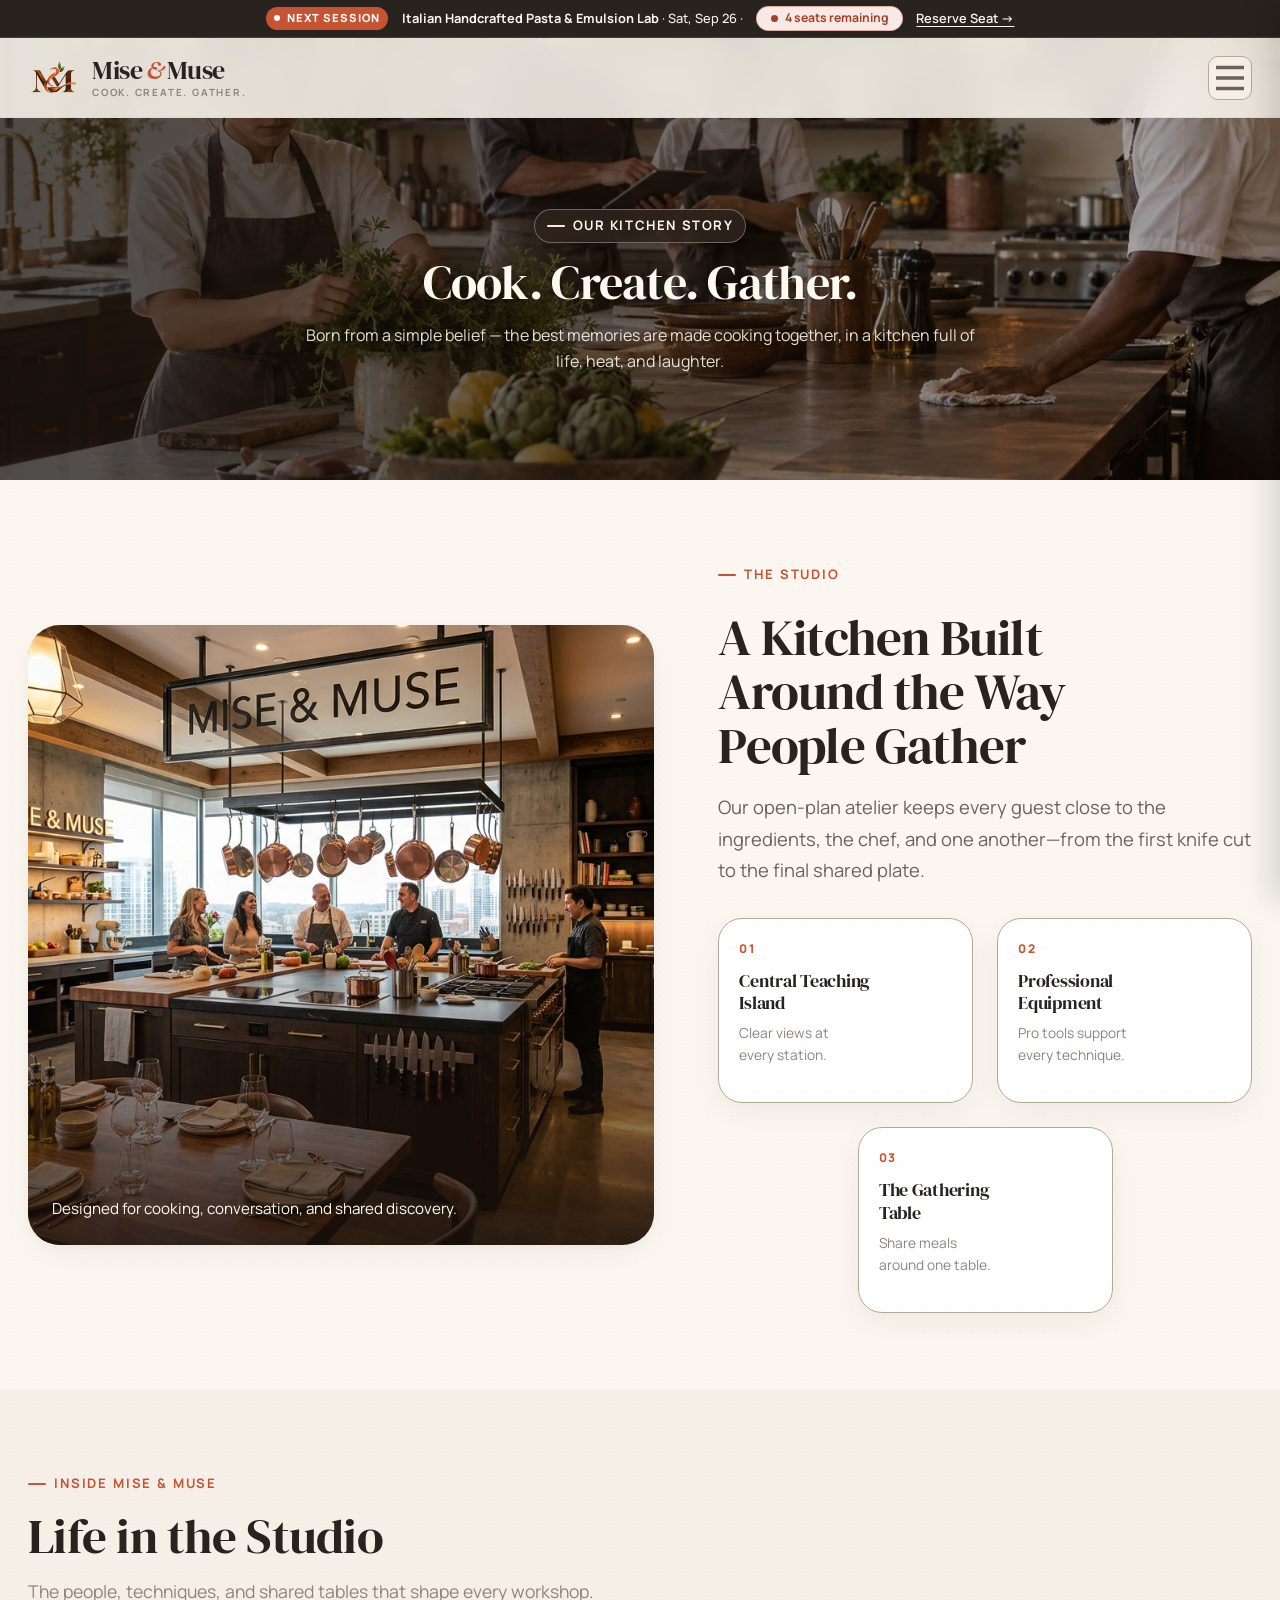
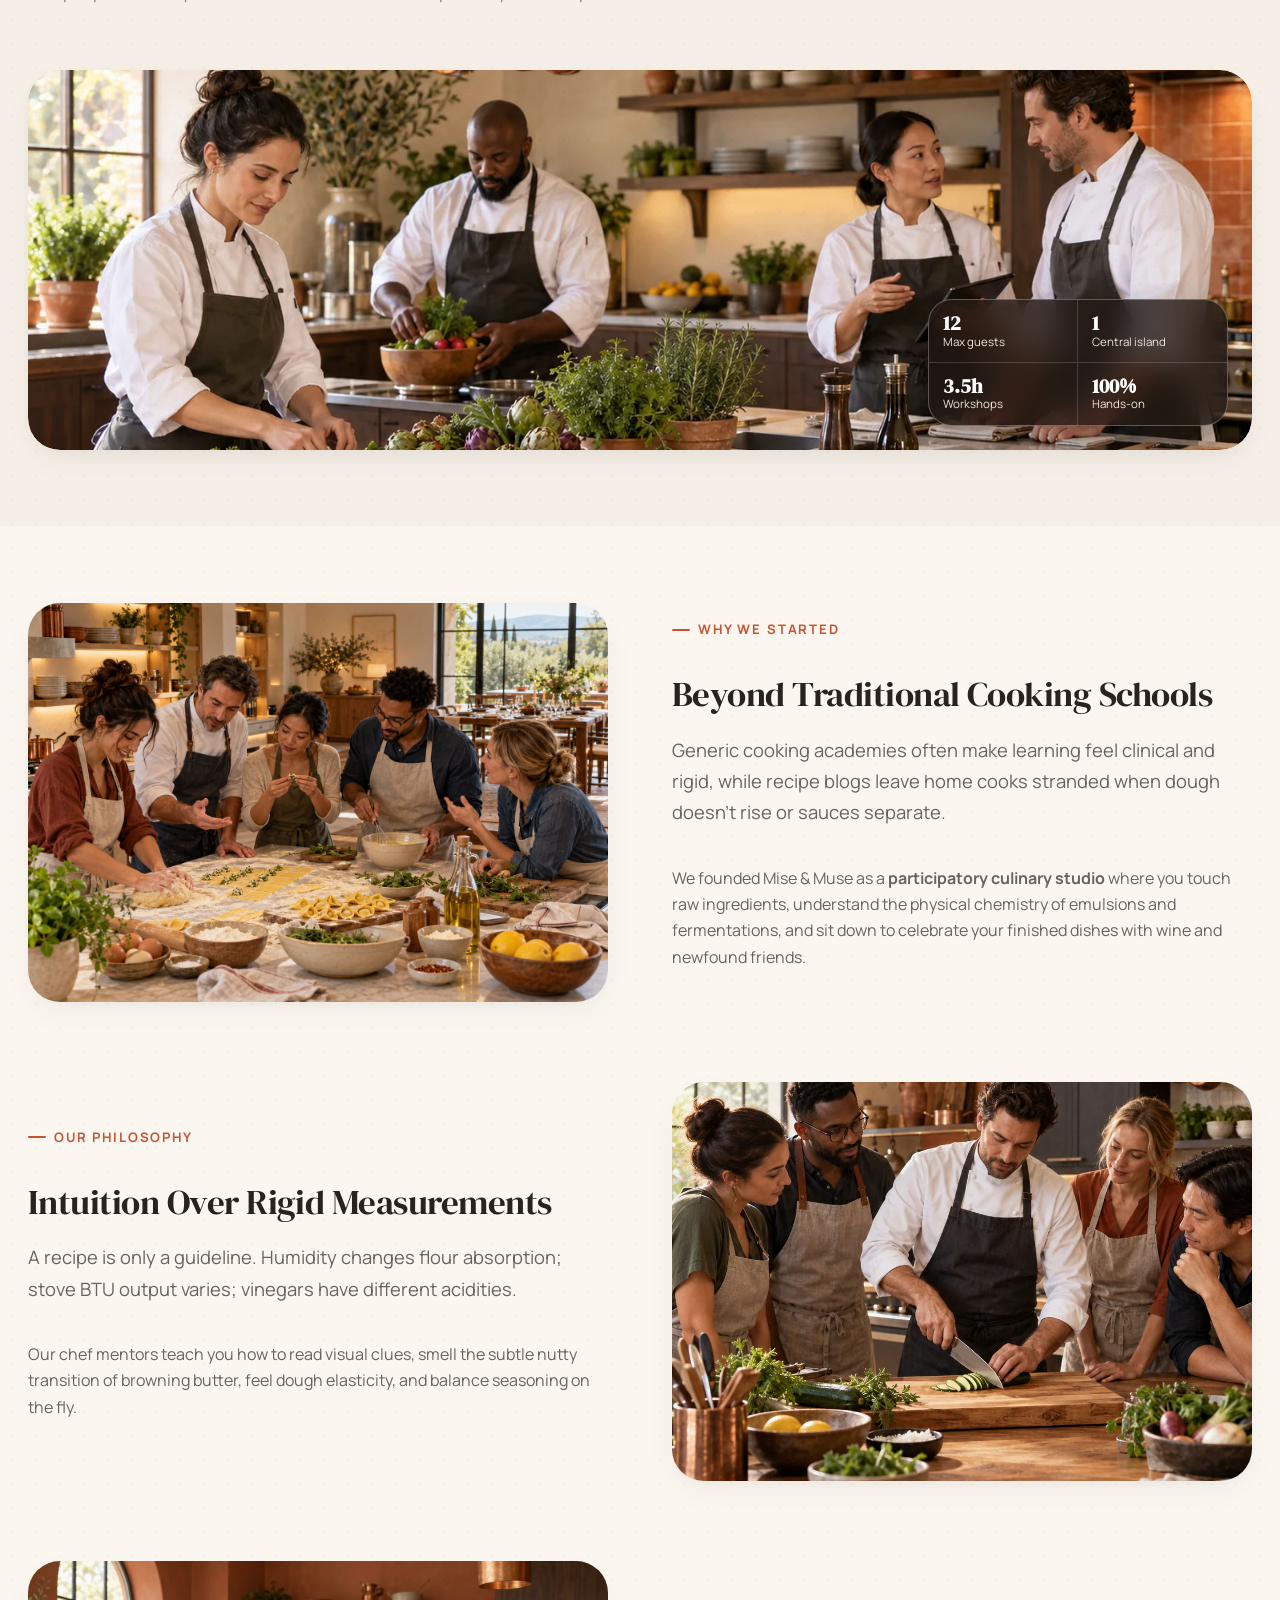
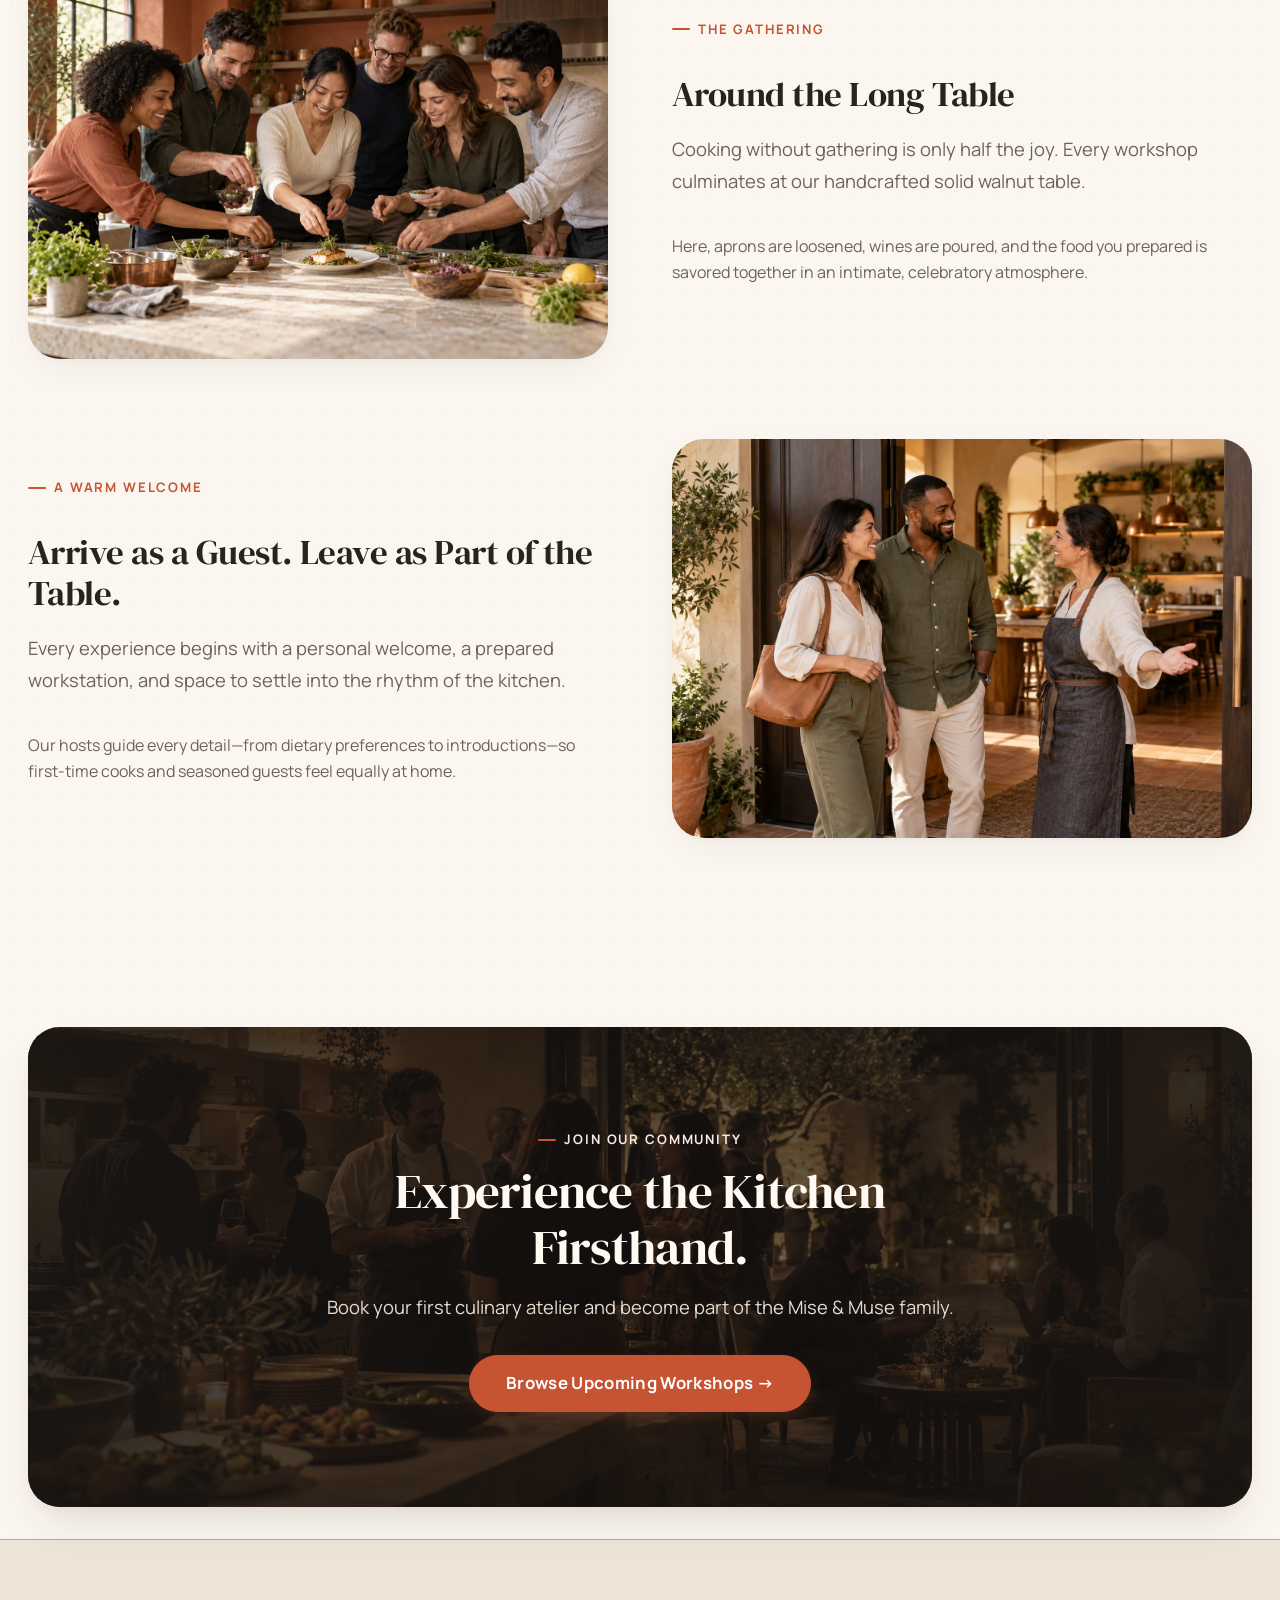
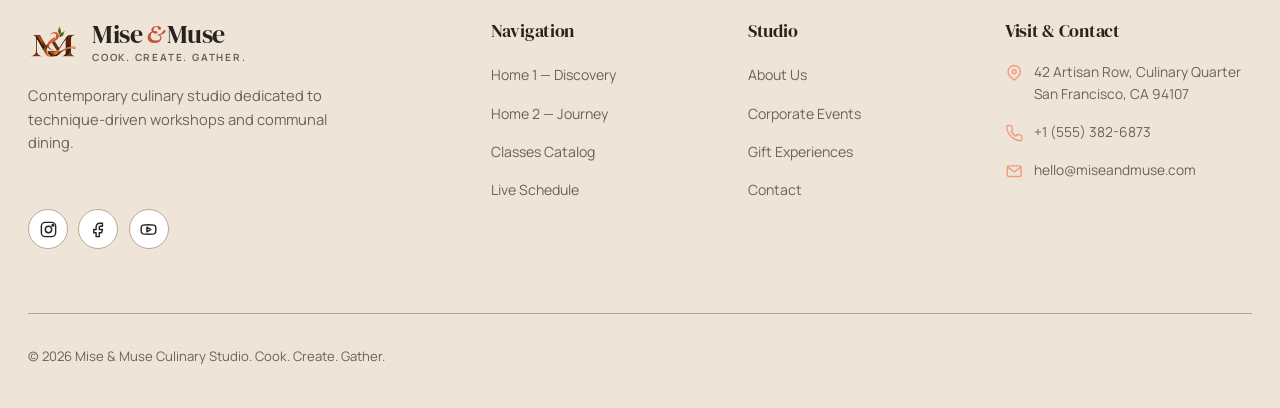
<file: about.html>
<!DOCTYPE html>
<html lang="en" dir="ltr" data-theme="light">
<head>
  <meta charset="UTF-8">
  <meta name="viewport" content="width=device-width, initial-scale=1.0">
  <title>About Our Kitchen & Philosophy | Mise & Muse Culinary Studio</title>
  <!-- Favicon / Browser Icon -->
  <link rel="icon" type="image/png" href="assets/logo.png">
  <link rel="apple-touch-icon" href="assets/logo.png">

  <link rel="stylesheet" href="css/main.css">
  <link rel="stylesheet" href="css/header.css">
  <link rel="stylesheet" href="css/buttons.css">
  <link rel="stylesheet" href="css/editorial.css?v=9">
  <link rel="stylesheet" href="css/footer.css">
  <link rel="stylesheet" href="css/dark-theme.css">
  <link rel="stylesheet" href="css/rtl.css">
  <link rel="stylesheet" href="css/responsive.css">
</head>
<body class="texture-grain">

  <!-- Live Top Strip -->
  <div class="live-cooking-strip" id="liveCookingStrip">
    <div class="live-strip-content">
      <span class="live-indicator"><span class="live-pulse"></span> Next Session</span>
      <span>Italian Pasta Lab · Saturday · 4 seats remaining</span>
      <a href="classes.html" class="live-strip-link">Reserve Seat →</a>
    </div>
  </div>

  <!-- Sticky Header -->
  <header class="site-header">
    <div class="container header-container">
      <a href="index.html" class="brand-logo" aria-label="Mise & Muse — Cook. Create. Gather. — Home">
        <img src="assets/logo.png" alt="Mise & Muse" class="brand-logo-img">
        <span class="brand-text">
          <span class="brand-name">Mise <span class="brand-amp">&amp;</span> Muse</span>
          <span class="brand-tagline">Cook. Create. Gather.</span>
        </span>
      </a>

      <nav class="main-nav">
        <a href="index.html" class="nav-link">Home 1</a>
        <a href="home-journey.html" class="nav-link">Home 2</a>
        <a href="about.html" class="nav-link active">About</a>
        <a href="classes.html" class="nav-link">Classes</a>
        <a href="schedule.html" class="nav-link">Schedule</a>
        <a href="gift-experiences.html" class="nav-link">Gift Experiences</a>
        <a href="corporate-events.html" class="nav-link">Corporate</a>
        <a href="contact.html" class="nav-link">Contact</a>
      </nav>

      <div class="header-actions">
        <a href="dashboard.html" class="btn btn-primary btn-sm">Dashboard</a>
        <a href="login.html" class="btn btn-outline btn-xs" style="display:none; @media(min-width:768px){display:inline-flex;}">Student Login</a>
        
        <button class="control-btn theme-toggle-btn" aria-label="Toggle Theme"><svg viewBox="0 0 24 24" fill="none" stroke="currentColor" stroke-width="2"><path d="M21 12.79A9 9 0 1 1 11.21 3 7 7 0 0 0 21 12.79z"></path></svg></button>
        <button class="control-btn rtl-toggle-btn" aria-label="Toggle RTL"><svg viewBox="0 0 24 24" fill="none" stroke="currentColor" stroke-width="2"><polyline points="16 3 21 3 21 8"></polyline><line x1="4" y1="20" x2="21" y2="3"></line><polyline points="21 16 21 21 16 21"></polyline><line x1="15" y1="15" x2="21" y2="21"></line><line x1="4" y1="4" x2="9" y2="9"></line></svg></button>
        <button class="mobile-toggle"><span></span><span></span><span></span></button>
      </div>
    </div>
  </header>

  <!-- Mobile Drawer -->
  <div class="drawer-backdrop"></div>
  <div class="mobile-drawer">
    <div>
      <div class="drawer-header">
        <a href="index.html" class="brand-logo" aria-label="Mise & Muse — Cook. Create. Gather. — Home">
          <img src="assets/logo.png" alt="Mise & Muse" class="brand-logo-img">
          <span class="brand-text">
            <span class="brand-name">Mise <span class="brand-amp">&amp;</span> Muse</span>
            <span class="brand-tagline">Cook. Create. Gather.</span>
          </span>
        </a>
      </div>
      <nav class="drawer-nav">
        <a href="index.html" class="nav-link">Home 1</a>
        <a href="home-journey.html" class="nav-link">Home 2</a>
        <a href="about.html" class="nav-link active">About Our Kitchen</a>
        <a href="classes.html" class="nav-link">Classes</a>
        <a href="schedule.html" class="nav-link">Schedule</a>
        <a href="gift-experiences.html" class="nav-link">Gift Experiences</a>
        <a href="corporate-events.html" class="nav-link">Corporate Events</a>
        <a href="contact.html" class="nav-link">Contact</a>
        <a href="dashboard.html" class="nav-link" style="color:var(--primary); font-weight:700;">My Kitchen Portal</a>
      </nav>
    </div>
  </div>

  <main>
    <!-- ABOUT HERO -->
    <section class="section-hero section bg-surface banner-hero banner-hero-page" style="--banner-image: url('../assets/banners/about-hero.webp');">
      <div class="container">
        <div class="banner-hero-copy">
          <span class="section-eyebrow">Our Kitchen Story</span>
          <h1>Cook. Create. Gather.</h1>
          <p class="lead">
            Born from a simple belief — the best memories are made cooking together, in a kitchen full of life, heat, and laughter.
          </p>
        </div>
      </div>
    </section>

    <!-- 01: THE STUDIO ARCHITECTURE -->
    <section class="section section-studio-architecture" aria-labelledby="studioArchitectureTitle">
      <div class="container">
        <div class="studio-architecture-grid">
          <figure class="studio-architecture-media">
            <img src="assets/studio-architecture.jpg" alt="Mise and Muse culinary studio architecture with teaching island and gathering spaces" loading="lazy">
            <figcaption>Designed for cooking, conversation, and shared discovery.</figcaption>
          </figure>

          <div class="studio-architecture-copy">
            <span class="section-eyebrow">The Studio</span>
            <h2 id="studioArchitectureTitle">A Kitchen Built Around the Way People Gather</h2>
            <p class="lead">Our open-plan atelier keeps every guest close to the ingredients, the chef, and one another—from the first knife cut to the final shared plate.</p>

            <div class="studio-detail-grid">
              <article class="studio-detail-card">
                <span class="studio-detail-number">01</span>
                <h3><span>Central Teaching</span><span>Island</span></h3>
                <p><span>Clear views at</span><span>every station.</span></p>
              </article>
              <article class="studio-detail-card">
                <span class="studio-detail-number">02</span>
                <h3><span>Professional</span><span>Equipment</span></h3>
                <p><span>Pro tools support</span><span>every technique.</span></p>
              </article>
              <article class="studio-detail-card">
                <span class="studio-detail-number">03</span>
                <h3><span>The Gathering</span><span>Table</span></h3>
                <p><span>Share meals</span><span>around one table.</span></p>
              </article>
            </div>
          </div>
        </div>
      </div>
    </section>

    <!-- 02: INSIDE MISE & MUSE (SECOND GRID) -->
    <section class="section about-studio-gallery" aria-labelledby="studioGalleryTitle">
      <div class="container">
        <div class="section-header">
          <span class="section-eyebrow">Inside Mise &amp; Muse</span>
          <h2 id="studioGalleryTitle">Life in the Studio</h2>
          <p class="section-subtitle">The people, techniques, and shared tables that shape every workshop.</p>
        </div>
        <div class="about-reclaimed-gallery">
          <figure class="about-gallery-item about-gallery-feature">
            <img src="assets/banners/about-hero-grid.webp" alt="The chef team preparing the teaching kitchen">
            <figcaption class="studio-image-float" aria-label="Studio experience highlights">
              <span><strong>12</strong><small>Max guests</small></span>
              <span><strong>1</strong><small>Central island</small></span>
              <span><strong>3.5h</strong><small>Workshops</small></span>
              <span><strong>100%</strong><small>Hands-on</small></span>
            </figcaption>
          </figure>
        </div>
      </div>
    </section>

    <!-- 10 DOCUMENTARY SECTIONS -->
    <section class="section">
      <div class="container">
        <!-- 01 & 02: WHY WE STARTED -->
        <div class="signature-experience-item">
          <div class="sig-media">
            <img src="assets/banners/home-hero-grid.png" alt="Students shaping handmade pasta around the central island" class="sig-img" loading="lazy">
          </div>
          <div class="sig-content">
            <span class="section-eyebrow">Why We Started</span>
            <h2 style="font-size:2.2rem;">Beyond Traditional Cooking Schools</h2>
            <p class="lead">
              Generic cooking academies often make learning feel clinical and rigid, while recipe blogs leave home cooks stranded when dough doesn't rise or sauces separate.
            </p>
            <p>
              We founded Mise & Muse as a <strong>participatory culinary studio</strong> where you touch raw ingredients, understand the physical chemistry of emulsions and fermentations, and sit down to celebrate your finished dishes with wine and newfound friends.
            </p>
          </div>
        </div>

        <!-- 03 & 04: TEACHING PHILOSOPHY -->
        <div class="signature-experience-item">
          <div class="sig-media">
            <img src="assets/banners/journey-hero-grid.webp" alt="A chef demonstrating precise knife skills" class="sig-img" loading="lazy">
          </div>
          <div class="sig-content">
            <span class="section-eyebrow">Our Philosophy</span>
            <h2 style="font-size:2.2rem;">Intuition Over Rigid Measurements</h2>
            <p class="lead">
              A recipe is only a guideline. Humidity changes flour absorption; stove BTU output varies; vinegars have different acidities.
            </p>
            <p>
              Our chef mentors teach you how to read visual clues, smell the subtle nutty transition of browning butter, feel dough elasticity, and balance seasoning on the fly.
            </p>
          </div>
        </div>

        <!-- 05 & 06: INGREDIENTS & THE SHARED TABLE -->
        <div class="signature-experience-item">
          <div class="sig-media">
            <img src="assets/banners/corporate-hero-grid.webp" alt="Colleagues cooking together during a team workshop" class="sig-img" loading="lazy">
          </div>
          <div class="sig-content">
            <span class="section-eyebrow">The Gathering</span>
            <h2 style="font-size:2.2rem;">Around the Long Table</h2>
            <p class="lead">
              Cooking without gathering is only half the joy. Every workshop culminates at our handcrafted solid walnut table.
            </p>
            <p>
              Here, aprons are loosened, wines are poured, and the food you prepared is savored together in an intimate, celebratory atmosphere.
            </p>
          </div>
        </div>

        <!-- 07 & 08: STUDIO HOSPITALITY -->
        <div class="signature-experience-item">
          <div class="sig-media">
            <img src="assets/banners/contact-hero-grid.webp" alt="Guests receiving a warm welcome at the studio" class="sig-img" loading="lazy">
          </div>
          <div class="sig-content">
            <span class="section-eyebrow">A Warm Welcome</span>
            <h2 style="font-size:2.2rem;">Arrive as a Guest. Leave as Part of the Table.</h2>
            <p class="lead">Every experience begins with a personal welcome, a prepared workstation, and space to settle into the rhythm of the kitchen.</p>
            <p>Our hosts guide every detail—from dietary preferences to introductions—so first-time cooks and seasoned guests feel equally at home.</p>
          </div>
        </div>
      </div>
    </section>

    <!-- FINAL CTA -->
    <section class="container">
      <div class="cta-banner-full" role="img" aria-label="Chefs and guests gathering in the culinary studio at night" style="background-image: url('assets/banners/about-cta.webp'); --banner-image: url('assets/banners/about-cta.webp');">
        <div class="cta-overlay"></div>
        <div class="cta-content">
          <span class="section-eyebrow" style="color:var(--primary-light);">Join Our Community</span>
          <h2>Experience the Kitchen Firsthand.</h2>
          <p>Book your first culinary atelier and become part of the Mise & Muse family.</p>
          <a href="classes.html" class="btn btn-primary btn-lg">Browse Upcoming Workshops →</a>
        </div>
      </div>
    </section>
  </main>

  <footer class="site-footer">
    <div class="container">
      <div class="footer-grid">
        <div class="footer-brand-col">
          <a href="index.html" class="footer-brand-name brand-logo" aria-label="Mise & Muse — Cook. Create. Gather. — Home">
            <img src="assets/logo.png" alt="Mise & Muse" class="brand-logo-img">
            <span class="brand-text">
              <span class="brand-name">Mise <span class="brand-amp">&amp;</span> Muse</span>
              <span class="brand-tagline">Cook. Create. Gather.</span>
            </span>
          </a>
          <p class="footer-desc">Contemporary culinary studio dedicated to technique-driven workshops and communal dining.</p>
        </div>
        <div>
          <h4 class="footer-nav-title">Navigation</h4>
          <ul class="footer-nav-list">
            <li><a href="index.html">Home 1</a></li>
            <li><a href="classes.html">All Classes</a></li>
            <li><a href="schedule.html">Live Calendar</a></li>
          </ul>
        </div>
        <div>
          <h4 class="footer-nav-title">Studio</h4>
          <ul class="footer-nav-list">
            <li><a href="about.html">About Us</a></li>
            <li><a href="corporate-events.html">Corporate Events</a></li>
            <li><a href="gift-experiences.html">Gift Experiences</a></li>
          </ul>
        </div>
        <div>
          <h4 class="footer-nav-title">Portal</h4>
          <ul class="footer-nav-list">
            <li><a href="login.html">Login</a></li>
          </ul>
        </div>
      </div>
      <div class="footer-bottom">
        <div>&copy; 2026 Mise & Muse Culinary Studio. Cook. Create. Gather.</div>
      </div>
    </div>
  </footer>

  <script src="js/state.js"></script>
  <script src="js/navigation.js"></script>
  <script src="js/main.js"></script>
</body>
</html>
</file>
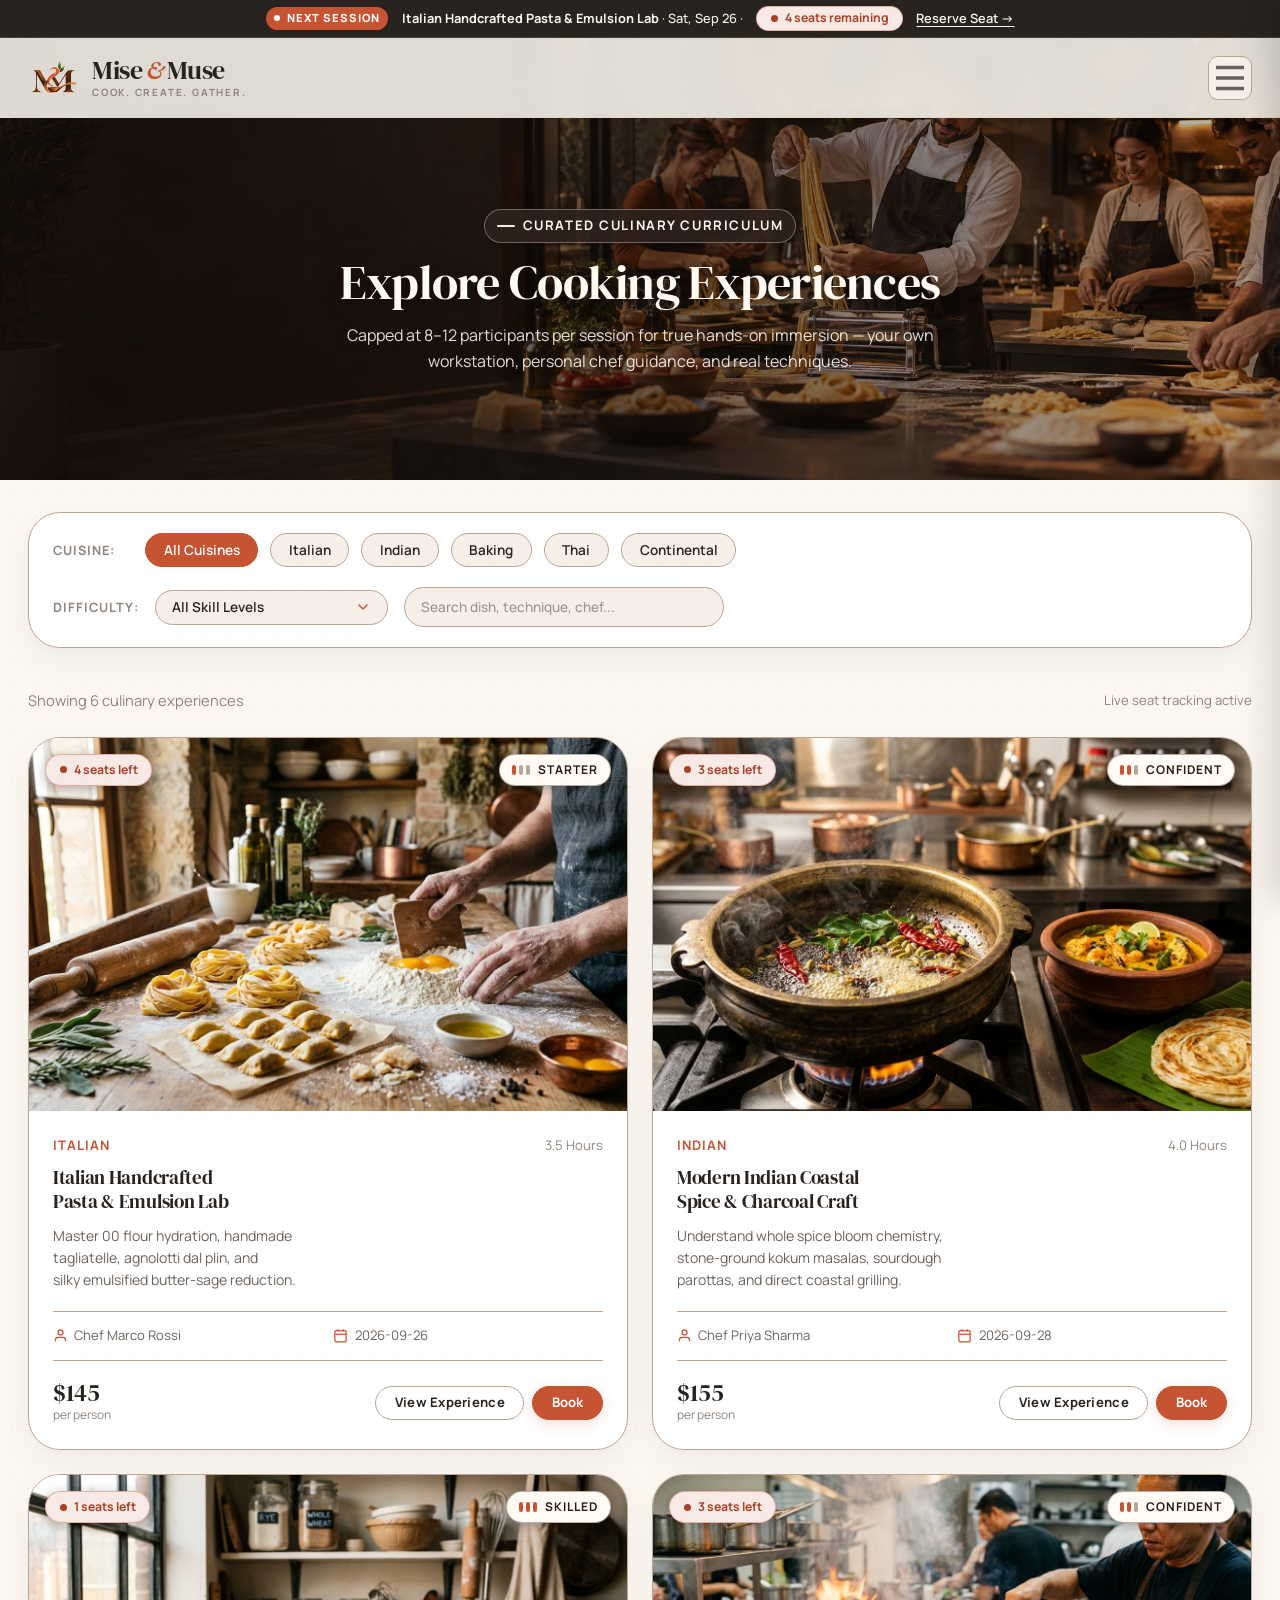
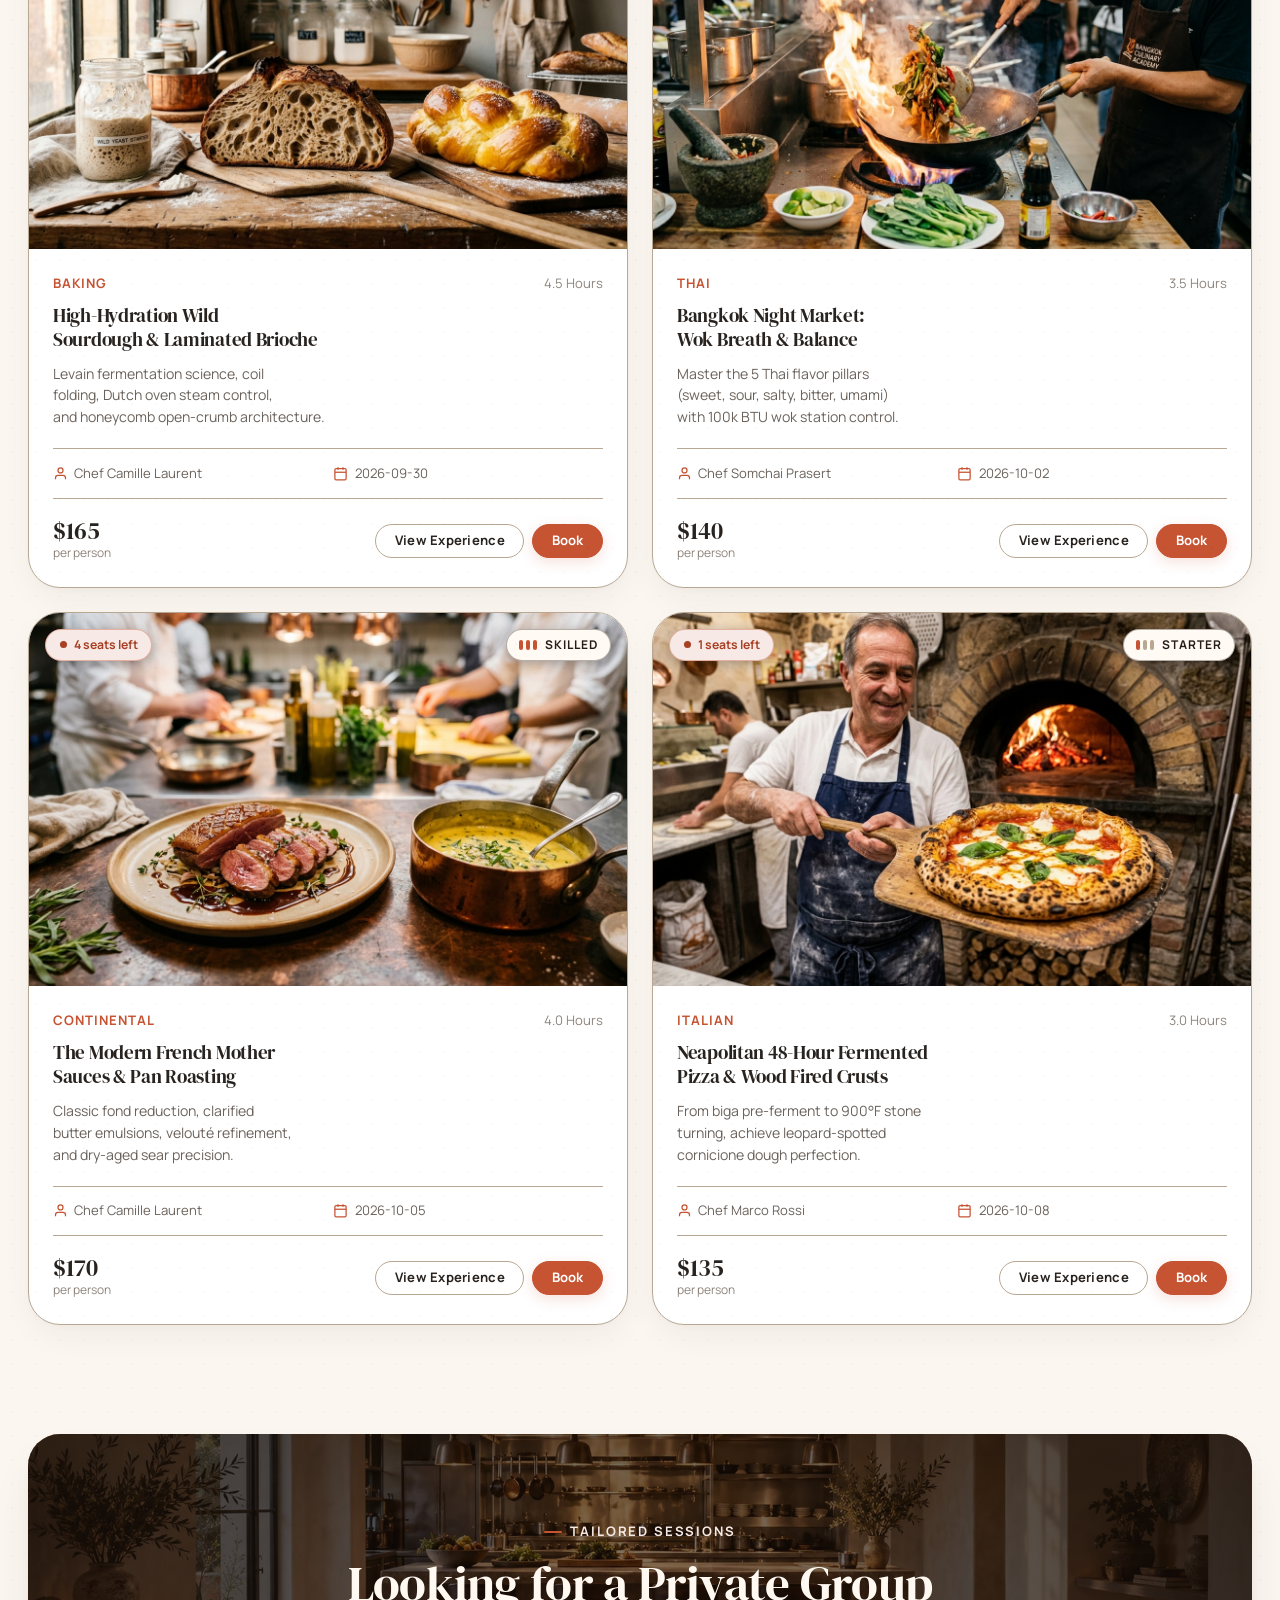
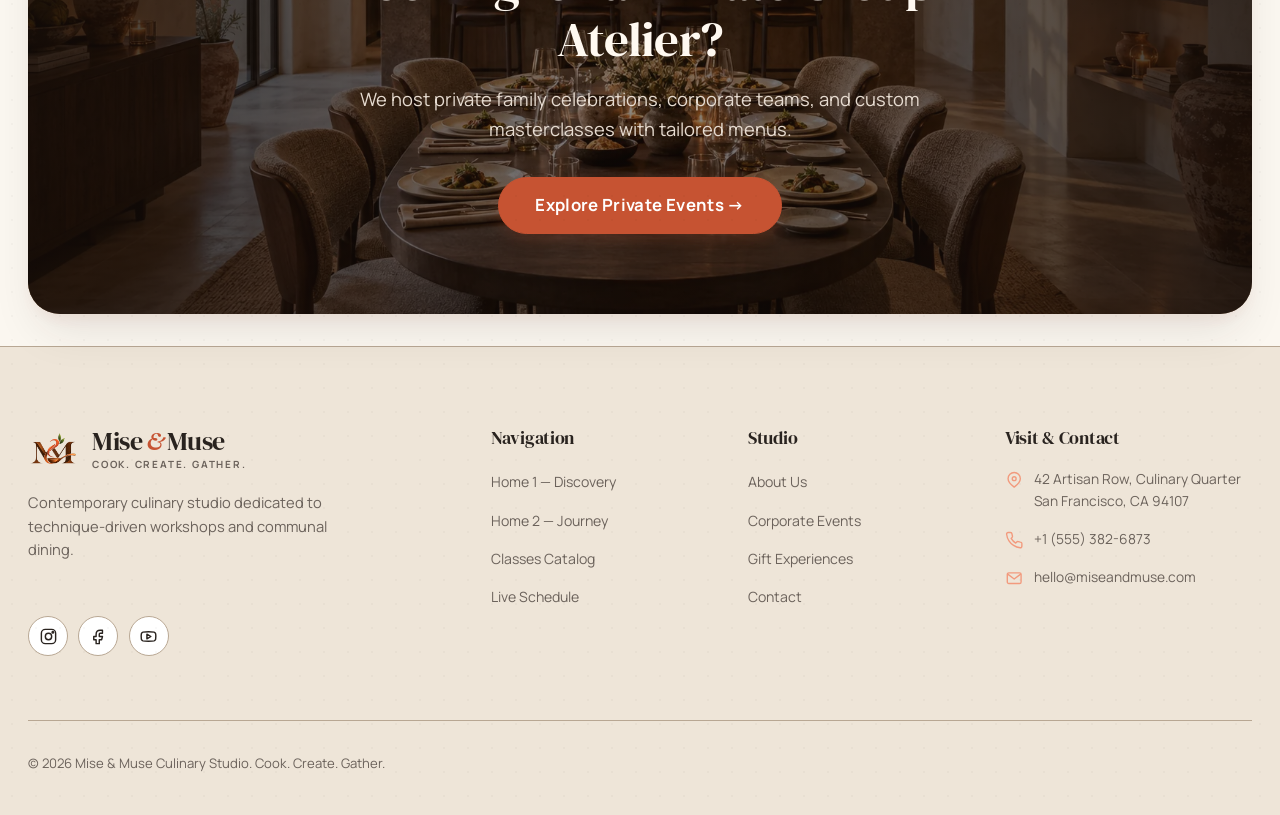
<file: classes.html>
<!DOCTYPE html>
<html lang="en" dir="ltr" data-theme="light">
<head>
  <meta charset="UTF-8">
  <meta name="viewport" content="width=device-width, initial-scale=1.0">
  <title>Classes & Workshops | Mise & Muse Culinary Studio</title>
  <!-- Favicon / Browser Icon -->
  <link rel="icon" type="image/png" href="assets/logo.png">
  <link rel="apple-touch-icon" href="assets/logo.png">

  <link rel="stylesheet" href="css/main.css">
  <link rel="stylesheet" href="css/header.css">
  <link rel="stylesheet" href="css/buttons.css">
  <link rel="stylesheet" href="css/editorial.css?v=4">
  <link rel="stylesheet" href="css/classes.css?v=3">
  <link rel="stylesheet" href="css/schedule.css">
  <link rel="stylesheet" href="css/booking.css">
  <link rel="stylesheet" href="css/footer.css">
  <link rel="stylesheet" href="css/dark-theme.css">
  <link rel="stylesheet" href="css/rtl.css">
  <link rel="stylesheet" href="css/responsive.css">
</head>
<body class="texture-grain page-classes">

  <!-- Live Top Strip -->
  <div class="live-cooking-strip" id="liveCookingStrip">
    <div class="live-strip-content">
      <span class="live-indicator"><span class="live-pulse"></span> Next Session</span>
      <span>Italian Pasta Lab · Saturday · 4 seats remaining</span>
      <a href="classes.html" class="live-strip-link">Reserve Seat →</a>
    </div>
  </div>

  <!-- Sticky Header -->
  <header class="site-header">
    <div class="container header-container">
      <a href="index.html" class="brand-logo" aria-label="Mise & Muse — Cook. Create. Gather. — Home">
        <img src="assets/logo.png" alt="Mise & Muse" class="brand-logo-img">
        <span class="brand-text">
          <span class="brand-name">Mise <span class="brand-amp">&amp;</span> Muse</span>
          <span class="brand-tagline">Cook. Create. Gather.</span>
        </span>
      </a>

      <nav class="main-nav">
        <a href="index.html" class="nav-link">Home 1</a>
        <a href="home-journey.html" class="nav-link">Home 2</a>
        <a href="about.html" class="nav-link">About</a>
        <a href="classes.html" class="nav-link active">Classes</a>
        <a href="schedule.html" class="nav-link">Schedule</a>
        <a href="gift-experiences.html" class="nav-link">Gift Experiences</a>
        <a href="corporate-events.html" class="nav-link">Corporate</a>
        <a href="contact.html" class="nav-link">Contact</a>
      </nav>

      <div class="header-actions">
        <a href="dashboard.html" class="btn btn-primary btn-sm">Dashboard</a>
        <a href="login.html" class="btn btn-outline btn-xs" style="display:none; @media(min-width:768px){display:inline-flex;}">Student Login</a>
        
        <button class="control-btn theme-toggle-btn" aria-label="Toggle Theme"><svg viewBox="0 0 24 24" fill="none" stroke="currentColor" stroke-width="2"><path d="M21 12.79A9 9 0 1 1 11.21 3 7 7 0 0 0 21 12.79z"></path></svg></button>
        <button class="control-btn rtl-toggle-btn" aria-label="Toggle RTL"><svg viewBox="0 0 24 24" fill="none" stroke="currentColor" stroke-width="2"><polyline points="16 3 21 3 21 8"></polyline><line x1="4" y1="20" x2="21" y2="3"></line><polyline points="21 16 21 21 16 21"></polyline><line x1="15" y1="15" x2="21" y2="21"></line><line x1="4" y1="4" x2="9" y2="9"></line></svg></button>
        <button class="mobile-toggle"><span></span><span></span><span></span></button>
      </div>
    </div>
  </header>

  <!-- Mobile Drawer -->
  <div class="drawer-backdrop"></div>
  <div class="mobile-drawer">
    <div>
      <div class="drawer-header">
        <a href="index.html" class="brand-logo" aria-label="Mise & Muse — Cook. Create. Gather. — Home">
          <img src="assets/logo.png" alt="Mise & Muse" class="brand-logo-img">
          <span class="brand-text">
            <span class="brand-name">Mise <span class="brand-amp">&amp;</span> Muse</span>
            <span class="brand-tagline">Cook. Create. Gather.</span>
          </span>
        </a>
      </div>
      <nav class="drawer-nav">
        <a href="index.html" class="nav-link">Home 1 — Discovery</a>
        <a href="home-journey.html" class="nav-link">Home 2 — Journey</a>
        <a href="about.html" class="nav-link">About Our Kitchen</a>
        <a href="classes.html" class="nav-link active">Classes & Workshops</a>
        <a href="schedule.html" class="nav-link">Live Schedule</a>
        <a href="gift-experiences.html" class="nav-link">Gift Experiences</a>
        <a href="corporate-events.html" class="nav-link">Corporate Events</a>
        <a href="contact.html" class="nav-link">Contact</a>
        <a href="dashboard.html" class="nav-link" style="color:var(--primary); font-weight:700;">My Kitchen Portal</a>
      </nav>
    </div>
  </div>

  <main>
    <!-- PAGE HERO BANNER -->
    <section class="section-hero section bg-surface banner-hero banner-hero-page" style="--banner-image: url('../assets/banners/classes-hero-v2.png');">
      <div class="container">
        <div class="banner-hero-copy">
          <span class="section-eyebrow">Curated Culinary Curriculum</span>
          <h1>Explore Cooking Experiences</h1>
          <p class="lead">
            Capped at 8–12 participants per session for true hands-on immersion — your own workstation, personal chef guidance, and real techniques.
          </p>
        </div>
      </div>
    </section>

    <!-- INTERACTIVE FILTER TOOLBAR -->
    <section class="classes-filter-section" aria-label="Filter cooking experiences">
      <div class="container">
        <div class="filters-bar">
          <!-- Cuisine Filter Row -->
          <div class="filter-row">
            <span class="filter-label">Cuisine:</span>
            <button class="filter-pill active" data-cuisine="All">All Cuisines</button>
            <button class="filter-pill" data-cuisine="Italian">Italian</button>
            <button class="filter-pill" data-cuisine="Indian">Indian</button>
            <button class="filter-pill" data-cuisine="Baking">Baking</button>
            <button class="filter-pill" data-cuisine="Thai">Thai</button>
            <button class="filter-pill" data-cuisine="Continental">Continental</button>
          </div>

          <!-- Secondary Filters Row -->
          <div class="filter-row filter-row-secondary">
            <div class="difficulty-filter-group">
              <span class="filter-label">Difficulty:</span>
              <select class="filter-select" id="difficultySelect">
                <option value="All">All Skill Levels</option>
                <option value="STARTER">Starter (First-Time)</option>
                <option value="CONFIDENT">Confident (Familiar)</option>
                <option value="SKILLED">Skilled (Core Techniques)</option>
              </select>
            </div>

            <!-- Search Field -->
            <div class="class-search-wrap">
              <input type="search" id="classSearchInput" placeholder="Search dish, technique, chef..." aria-label="Search cooking experiences">
            </div>
          </div>
        </div>
      </div>
    </section>

    <!-- CLASSES GRID CONTAINER -->
    <section class="section" style="padding-top:2.5rem;">
      <div class="container">
        <div class="classes-results-count">
          <span id="resultsCount">Showing 6 culinary experiences</span>
          <span style="font-size:0.82rem; color:var(--body-muted);">Live seat tracking active</span>
        </div>

        <div class="classes-grid" id="classesGridContainer">
          <!-- Populated dynamically by classes.js -->
        </div>
      </div>
    </section>

    <!-- CTA BANNER -->
    <section class="container">
      <div class="cta-banner-full" role="img" aria-label="Elegant private culinary atelier and dining table" style="background-image: url('assets/banners/classes-cta.webp'); --banner-image: url('assets/banners/classes-cta.webp');">
        <div class="cta-overlay"></div>
        <div class="cta-content">
          <span class="section-eyebrow" style="color:var(--primary-light);">Tailored Sessions</span>
          <h2>Looking for a Private Group Atelier?</h2>
          <p>We host private family celebrations, corporate teams, and custom masterclasses with tailored menus.</p>
          <a href="corporate-events.html" class="btn btn-primary btn-lg">Explore Private Events →</a>
        </div>
      </div>
    </section>
  </main>

  <footer class="site-footer">
    <div class="container">
      <div class="footer-grid">
        <div class="footer-brand-col">
          <a href="index.html" class="footer-brand-name brand-logo" aria-label="Mise & Muse — Cook. Create. Gather. — Home">
            <img src="assets/logo.png" alt="Mise & Muse" class="brand-logo-img">
            <span class="brand-text">
              <span class="brand-name">Mise <span class="brand-amp">&amp;</span> Muse</span>
              <span class="brand-tagline">Cook. Create. Gather.</span>
            </span>
          </a>
          <p class="footer-desc">Contemporary culinary studio dedicated to technique-driven workshops and communal dining.</p>
        </div>
        <div>
          <h4 class="footer-nav-title">Navigation</h4>
          <ul class="footer-nav-list">
            <li><a href="index.html">Home 1</a></li>
            <li><a href="classes.html">All Classes</a></li>
            <li><a href="schedule.html">Live Calendar</a></li>
          </ul>
        </div>
        <div>
          <h4 class="footer-nav-title">Studio</h4>
          <ul class="footer-nav-list">
            <li><a href="about.html">About Us</a></li>
            <li><a href="corporate-events.html">Corporate Events</a></li>
            <li><a href="gift-experiences.html">Gift Experiences</a></li>
          </ul>
        </div>
        <div>
          <h4 class="footer-nav-title">Portal</h4>
          <ul class="footer-nav-list">
            <li><a href="login.html">Login</a></li>
          </ul>
        </div>
      </div>
      <div class="footer-bottom">
        <div>&copy; 2026 Mise & Muse Culinary Studio. Cook. Create. Gather.</div>
      </div>
    </div>
  </footer>

  <script src="js/state.js"></script>
  <script src="js/navigation.js"></script>
  <script src="js/booking-modal.js"></script>
  <script src="js/classes.js"></script>
  <script src="js/main.js"></script>
</body>
</html>
</file>
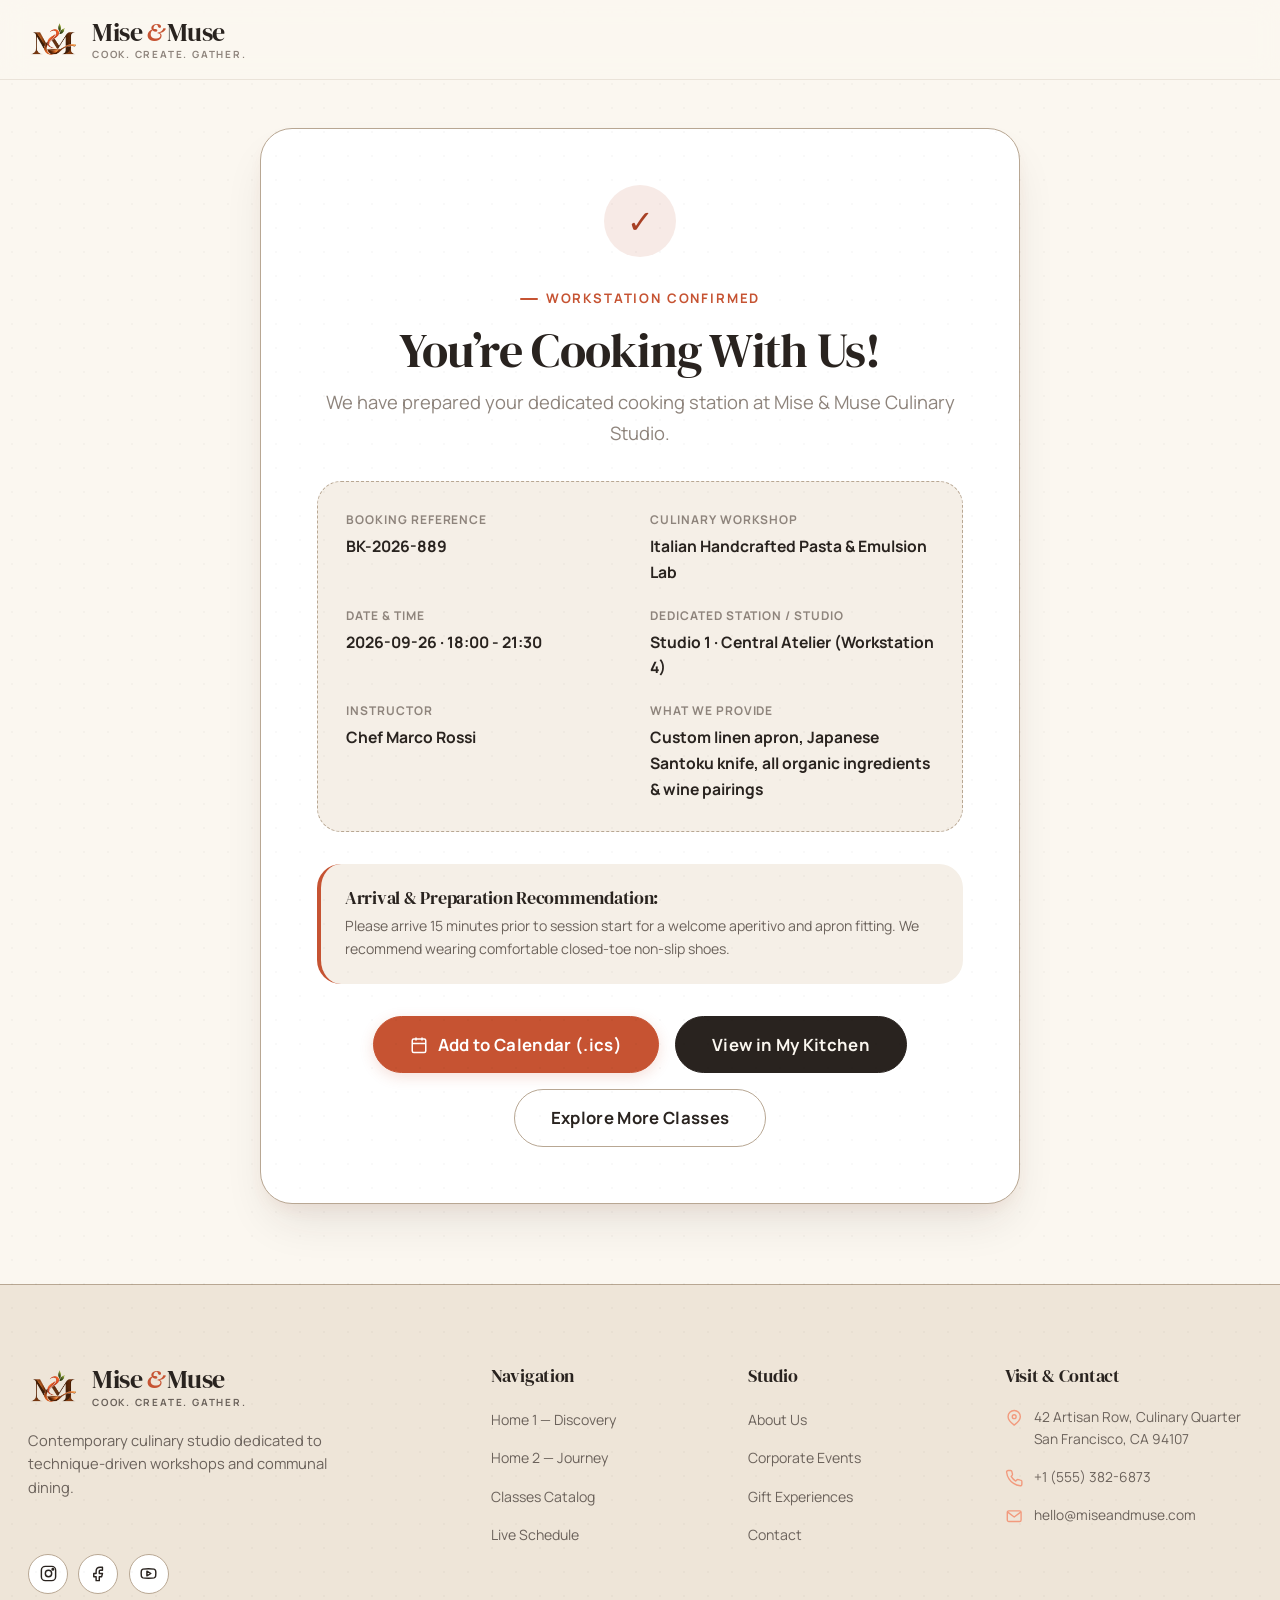
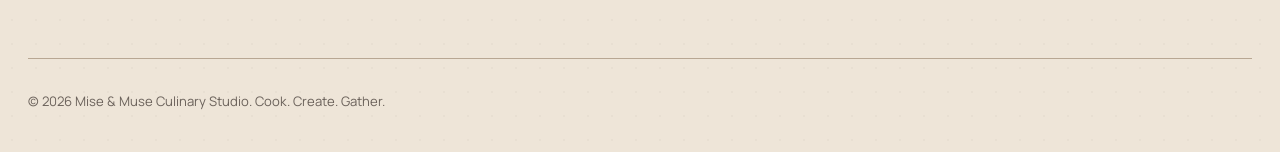
<file: confirmation.html>
<!DOCTYPE html>
<html lang="en" dir="ltr" data-theme="light">
<head>
  <meta charset="UTF-8">
  <meta name="viewport" content="width=device-width, initial-scale=1.0">
  <title>Booking Confirmation | Mise & Muse Culinary Studio</title>
  <!-- Favicon / Browser Icon -->
  <link rel="icon" type="image/png" href="assets/logo.png">
  <link rel="apple-touch-icon" href="assets/logo.png">

  <link rel="stylesheet" href="css/main.css">
  <link rel="stylesheet" href="css/header.css">
  <link rel="stylesheet" href="css/buttons.css">
  <link rel="stylesheet" href="css/editorial.css?v=3">
  <link rel="stylesheet" href="css/booking.css">
  <link rel="stylesheet" href="css/footer.css">
  <link rel="stylesheet" href="css/dark-theme.css">
  <link rel="stylesheet" href="css/rtl.css">
  <link rel="stylesheet" href="css/responsive.css">
</head>
<body class="texture-grain">

  <!-- Sticky Header -->
  <header class="site-header" style="top:0;">
    <div class="container header-container">
      <a href="index.html" class="brand-logo" aria-label="Mise & Muse — Cook. Create. Gather. — Home">
        <img src="assets/logo.png" alt="Mise & Muse" class="brand-logo-img">
        <span class="brand-text">
          <span class="brand-name">Mise <span class="brand-amp">&amp;</span> Muse</span>
          <span class="brand-tagline">Cook. Create. Gather.</span>
        </span>
      </a>

      <nav class="main-nav">
        <a href="index.html" class="nav-link">Home 1</a>
        <a href="classes.html" class="nav-link">Classes</a>
        <a href="schedule.html" class="nav-link">Schedule</a>
        <a href="dashboard.html" class="nav-link">My Kitchen</a>
      </nav>

      <div class="header-actions">
        <a href="dashboard.html" class="btn btn-primary btn-sm">Dashboard</a>
        <a href="login.html" class="btn btn-outline btn-xs" style="display:none; @media(min-width:768px){display:inline-flex;}">Student Login</a>
        
        <button class="control-btn theme-toggle-btn" aria-label="Toggle Theme"><svg viewBox="0 0 24 24" fill="none" stroke="currentColor" stroke-width="2"><path d="M21 12.79A9 9 0 1 1 11.21 3 7 7 0 0 0 21 12.79z"></path></svg></button>
        <button class="control-btn rtl-toggle-btn" aria-label="Toggle RTL"><svg viewBox="0 0 24 24" fill="none" stroke="currentColor" stroke-width="2"><polyline points="16 3 21 3 21 8"></polyline><line x1="4" y1="20" x2="21" y2="3"></line><polyline points="21 16 21 21 16 21"></polyline><line x1="15" y1="15" x2="21" y2="21"></line><line x1="4" y1="4" x2="9" y2="9"></line></svg></button>
      </div>
    </div>
  </header>

  <main style="padding: calc(var(--header-height) + 3rem) 0 5rem;">
    <div class="container">
      <div class="confirmation-card">
        <div class="confirmation-badge-top">✓</div>
        <div style="text-align:center; margin-bottom:2rem;">
          <span class="section-eyebrow">Workstation Confirmed</span>
          <h1 style="font-size:clamp(2rem, 4vw, 3rem); margin-bottom:0.5rem;">You’re Cooking With Us!</h1>
          <p class="lead" style="color:var(--body-muted);">
            We have prepared your dedicated cooking station at Mise & Muse Culinary Studio.
          </p>
        </div>

        <div class="ticket-details-box">
          <div>
            <div class="ticket-item-label">Booking Reference</div>
            <div class="ticket-item-val" id="dispConfRef">BK-2026-889</div>
          </div>
          <div>
            <div class="ticket-item-label">Culinary Workshop</div>
            <div class="ticket-item-val" id="dispConfTitle">Italian Handcrafted Pasta & Emulsion Lab</div>
          </div>
          <div>
            <div class="ticket-item-label">Date & Time</div>
            <div class="ticket-item-val" id="dispConfDateTime">Saturday, Sep 26, 2026 · 18:00 - 21:30</div>
          </div>
          <div>
            <div class="ticket-item-label">Dedicated Station / Studio</div>
            <div class="ticket-item-val">Studio 1 · Central Atelier (Workstation 4)</div>
          </div>
          <div>
            <div class="ticket-item-label">Instructor</div>
            <div class="ticket-item-val" id="dispConfChef">Chef Marco Rossi</div>
          </div>
          <div>
            <div class="ticket-item-label">What We Provide</div>
            <div class="ticket-item-val">Custom linen apron, Japanese Santoku knife, all organic ingredients & wine pairings</div>
          </div>
        </div>

        <div style="background-color:var(--bg-surface); padding:1.5rem; border-radius:var(--radius-lg); border-left:4px solid var(--primary); margin-bottom:2rem;">
          <h4 style="font-size:1.1rem; margin-bottom:0.35rem;">Arrival & Preparation Recommendation:</h4>
          <p style="font-size:0.88rem; color:var(--body-text); margin:0;">
            Please arrive 15 minutes prior to session start for a welcome aperitivo and apron fitting. We recommend wearing comfortable closed-toe non-slip shoes.
          </p>
        </div>

        <div style="display:flex; justify-content:center; gap:1rem; flex-wrap:wrap;">
          <button class="btn btn-primary btn-lg" onclick="downloadICS()">
            <svg width="18" height="18" viewBox="0 0 24 24" fill="none" stroke="currentColor" stroke-width="2"><rect x="3" y="4" width="18" height="18" rx="2" ry="2"></rect><line x1="16" y1="2" x2="16" y2="6"></line><line x1="8" y1="2" x2="8" y2="6"></line><line x1="3" y1="10" x2="21" y2="10"></line></svg>
            Add to Calendar (.ics)
          </button>
          <a href="dashboard.html" class="btn btn-espresso btn-lg">View in My Kitchen</a>
          <a href="classes.html" class="btn btn-outline btn-lg">Explore More Classes</a>
        </div>
      </div>
    </div>
  </main>

  <footer class="site-footer">
    <div class="container">
      <div class="footer-bottom">
        <div>&copy; 2026 Mise & Muse Culinary Studio. Cook. Create. Gather.</div>
      </div>
    </div>
  </footer>

  <script src="js/state.js"></script>
  <script src="js/navigation.js"></script>
  <script>
    document.addEventListener('DOMContentLoaded', () => {
      const params = new URLSearchParams(window.location.search);
      const ref = params.get('ref');
      const student = window.MiseState.getStudent();
      const booking = (ref && student.bookings.find(b => b.id === ref)) || student.bookings[0];

      if (booking) {
        document.getElementById('dispConfRef').innerText = booking.id;
        document.getElementById('dispConfTitle').innerText = booking.classTitle;
        document.getElementById('dispConfDateTime').innerText = `${booking.date} · ${booking.time}`;
        document.getElementById('dispConfChef').innerText = booking.chefName;
      }
    });

    function downloadICS() {
      const icsData = `BEGIN:VCALENDAR
VERSION:2.0
PRODID:-//Mise & Muse Culinary Studio//NONSGML v1.0//EN
BEGIN:VEVENT
SUMMARY:Cooking Workshop at Mise & Muse
DESCRIPTION:Hands-on culinary session with custom workstation.
LOCATION:Studio 1, Mise & Muse Culinary Studio
STATUS:CONFIRMED
END:VEVENT
END:VCALENDAR`;
      const blob = new Blob([icsData], { type: 'text/calendar;charset=utf-8' });
      const link = document.createElement('a');
      link.href = window.URL.createObjectURL(blob);
      link.setAttribute('download', `Mise_Muse_Workshop.ics`);
      document.body.appendChild(link);
      link.click();
      link.remove();
      window.showToast('Calendar event file (.ics) downloaded.');
    }
  </script>
  <script src="js/main.js"></script>
</body>
</html>
</file>
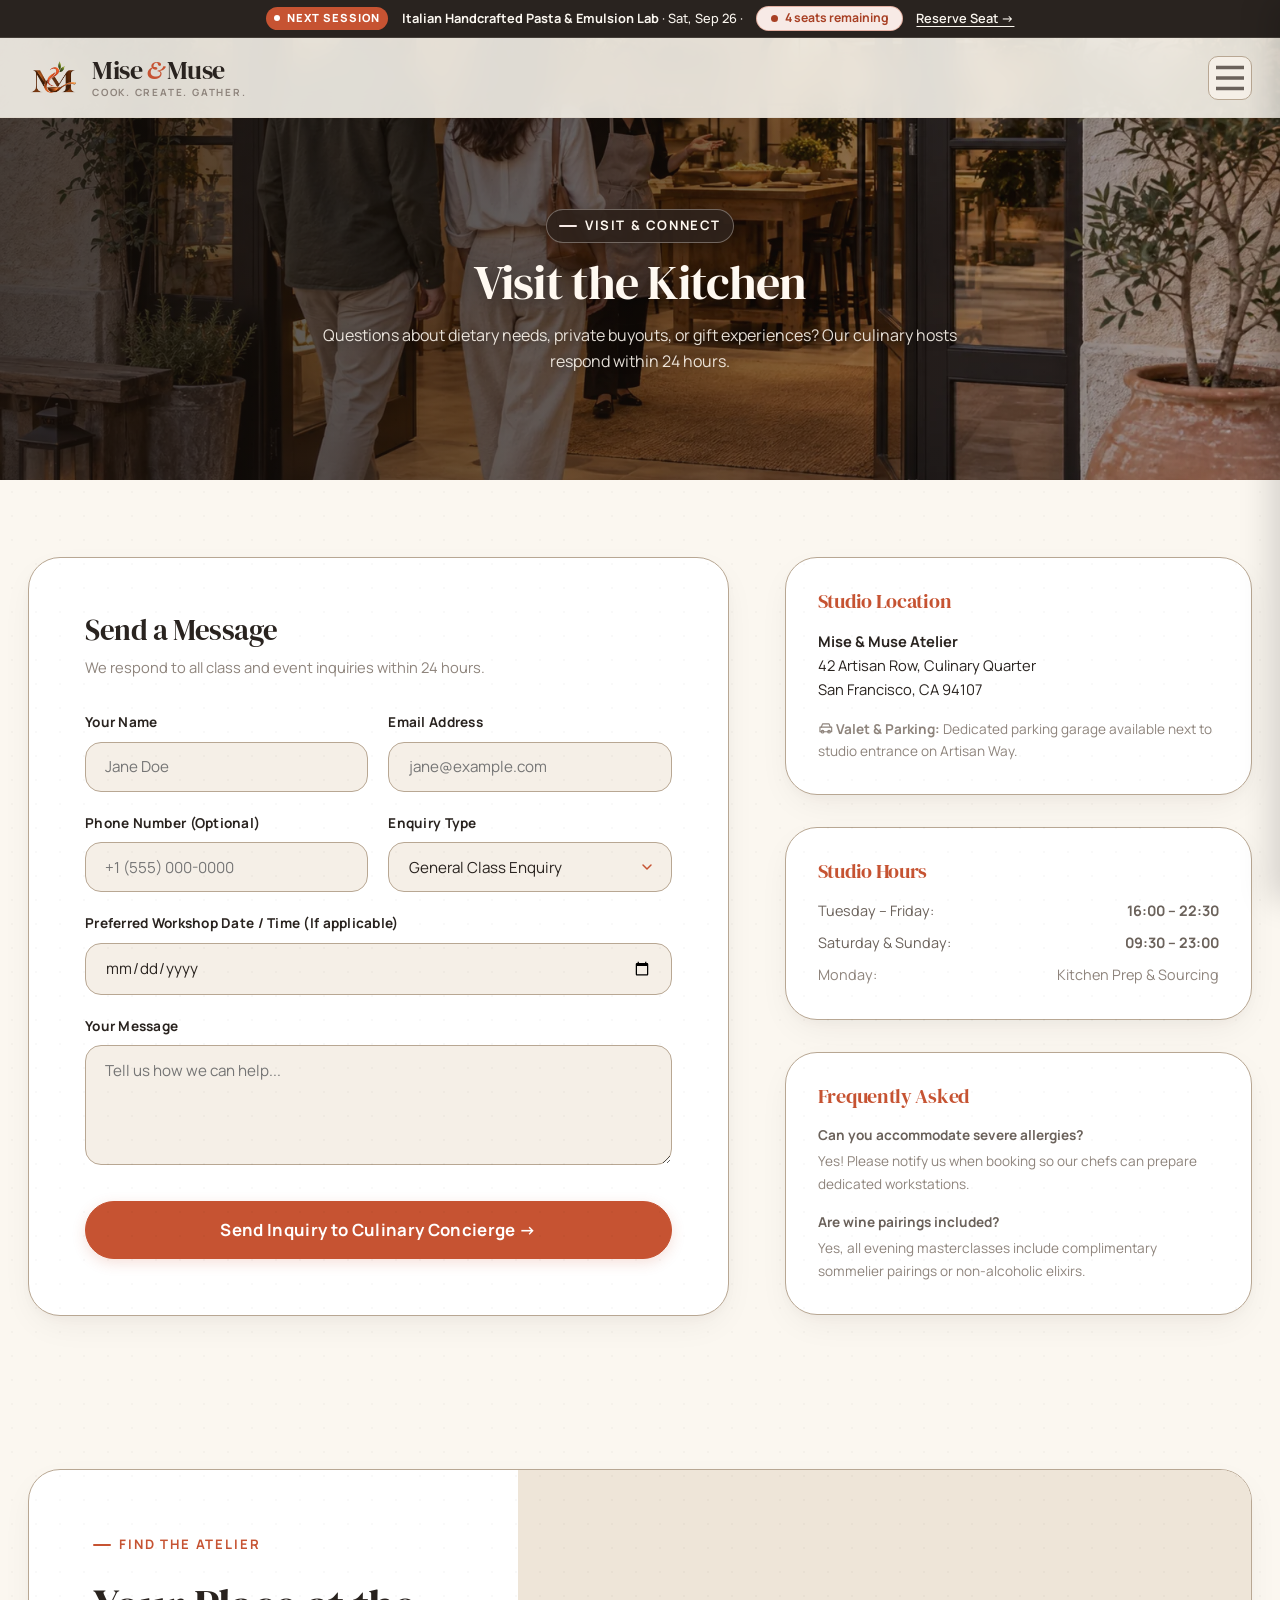
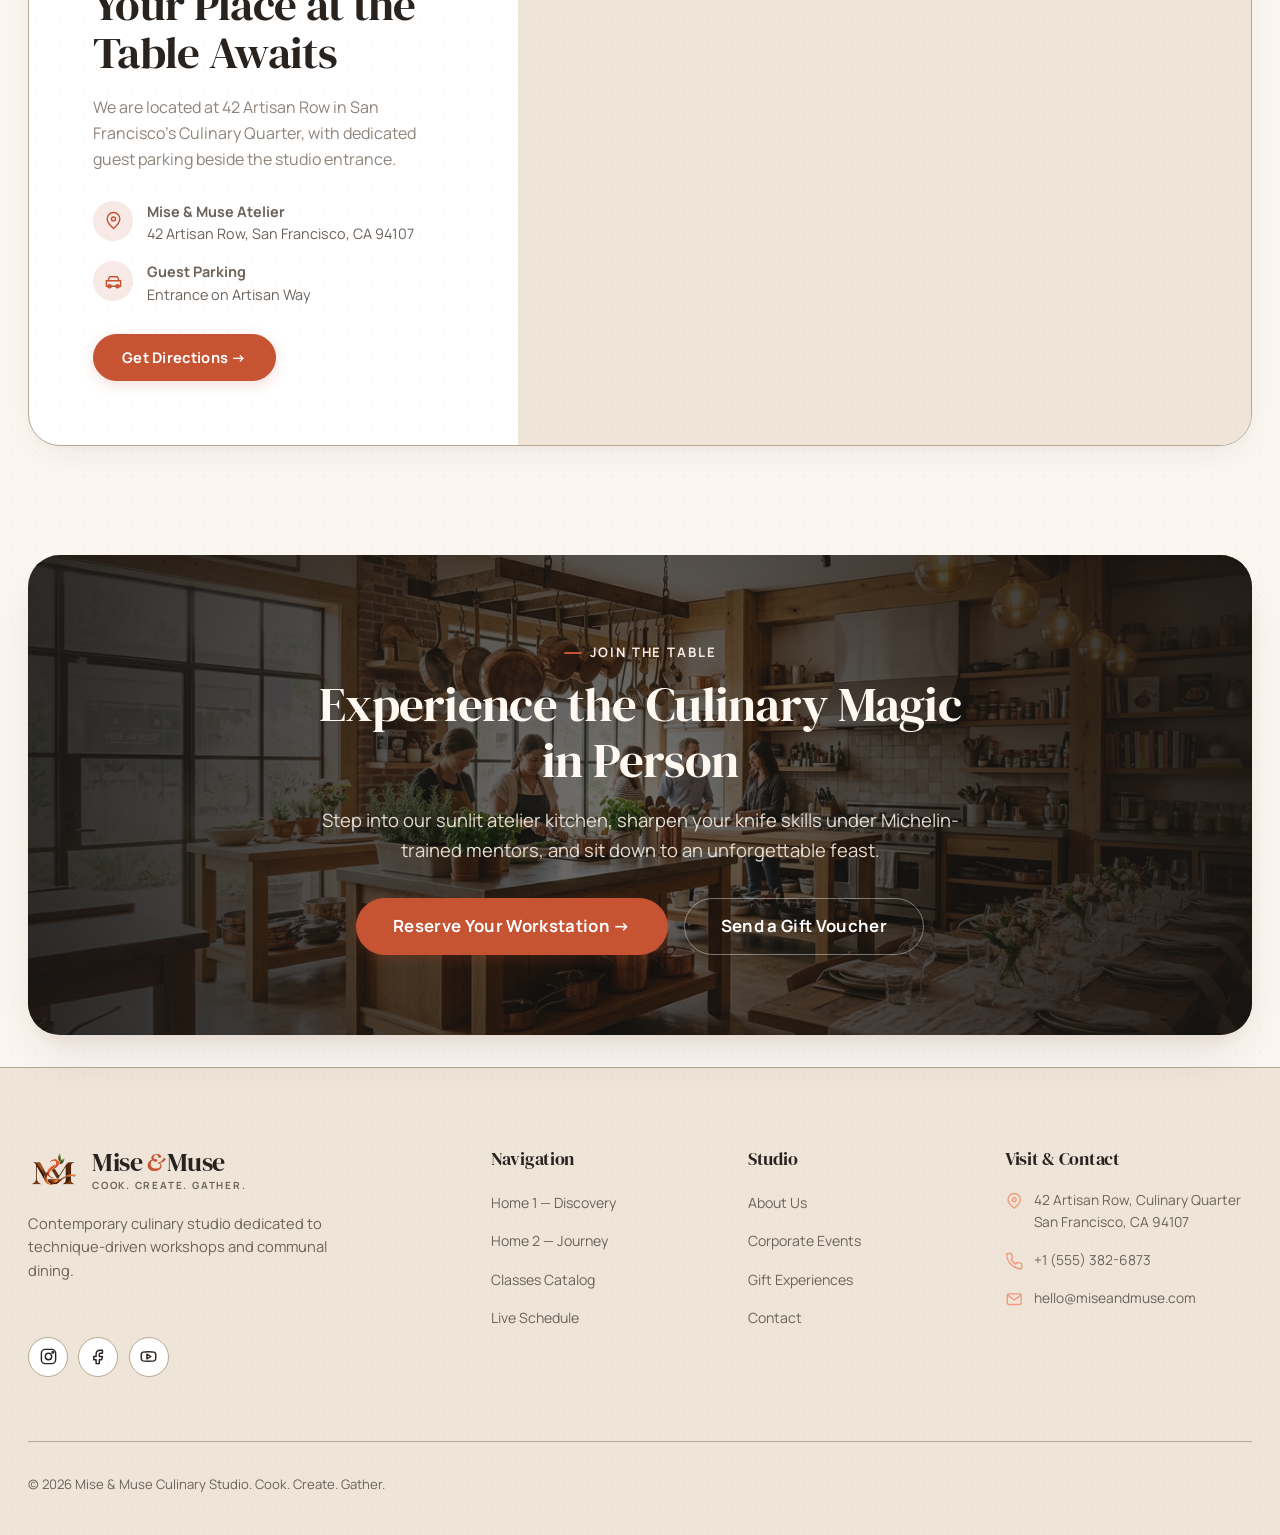
<file: contact.html>
<!DOCTYPE html>
<html lang="en" dir="ltr" data-theme="light">
<head>
  <meta charset="UTF-8">
  <meta name="viewport" content="width=device-width, initial-scale=1.0">
  <title>Visit the Kitchen & Contact | Mise & Muse Culinary Studio</title>
  <!-- Favicon / Browser Icon -->
  <link rel="icon" type="image/png" href="assets/logo.png">
  <link rel="apple-touch-icon" href="assets/logo.png">

  <link rel="stylesheet" href="css/main.css">
  <link rel="stylesheet" href="css/header.css">
  <link rel="stylesheet" href="css/buttons.css">
  <link rel="stylesheet" href="css/editorial.css?v=6">
  <link rel="stylesheet" href="css/forms.css?v=2">
  <link rel="stylesheet" href="css/footer.css">
  <link rel="stylesheet" href="css/dark-theme.css">
  <link rel="stylesheet" href="css/rtl.css">
  <link rel="stylesheet" href="css/responsive.css">
</head>
<body class="texture-grain page-contact">

  <!-- Live Top Strip -->
  <div class="live-cooking-strip" id="liveCookingStrip">
    <div class="live-strip-content">
      <span class="live-indicator"><span class="live-pulse"></span> Next Session</span>
      <span>Italian Pasta Lab · Saturday · 4 seats remaining</span>
      <a href="classes.html" class="live-strip-link">Reserve Seat →</a>
    </div>
  </div>

  <!-- Sticky Header -->
  <header class="site-header">
    <div class="container header-container">
      <a href="index.html" class="brand-logo" aria-label="Mise & Muse — Cook. Create. Gather. — Home">
        <img src="assets/logo.png" alt="Mise & Muse" class="brand-logo-img">
        <span class="brand-text">
          <span class="brand-name">Mise <span class="brand-amp">&amp;</span> Muse</span>
          <span class="brand-tagline">Cook. Create. Gather.</span>
        </span>
      </a>

      <nav class="main-nav">
        <a href="index.html" class="nav-link">Home 1</a>
        <a href="home-journey.html" class="nav-link">Home 2</a>
        <a href="about.html" class="nav-link">About</a>
        <a href="classes.html" class="nav-link">Classes</a>
        <a href="schedule.html" class="nav-link">Schedule</a>
        <a href="gift-experiences.html" class="nav-link">Gift Experiences</a>
        <a href="corporate-events.html" class="nav-link">Corporate</a>
        <a href="contact.html" class="nav-link active">Contact</a>
      </nav>

      <div class="header-actions">
        <a href="dashboard.html" class="btn btn-primary btn-sm">Dashboard</a>
        <a href="login.html" class="btn btn-outline btn-xs" style="display:none; @media(min-width:768px){display:inline-flex;}">Student Login</a>
        
        <button class="control-btn theme-toggle-btn" aria-label="Toggle Theme"><svg viewBox="0 0 24 24" fill="none" stroke="currentColor" stroke-width="2"><path d="M21 12.79A9 9 0 1 1 11.21 3 7 7 0 0 0 21 12.79z"></path></svg></button>
        <button class="control-btn rtl-toggle-btn" aria-label="Toggle RTL"><svg viewBox="0 0 24 24" fill="none" stroke="currentColor" stroke-width="2"><polyline points="16 3 21 3 21 8"></polyline><line x1="4" y1="20" x2="21" y2="3"></line><polyline points="21 16 21 21 16 21"></polyline><line x1="15" y1="15" x2="21" y2="21"></line><line x1="4" y1="4" x2="9" y2="9"></line></svg></button>
        <button class="mobile-toggle"><span></span><span></span><span></span></button>
      </div>
    </div>
  </header>

  <!-- Mobile Drawer -->
  <div class="drawer-backdrop"></div>
  <div class="mobile-drawer">
    <div>
      <div class="drawer-header">
        <a href="index.html" class="brand-logo" aria-label="Mise & Muse — Cook. Create. Gather. — Home">
          <img src="assets/logo.png" alt="Mise & Muse" class="brand-logo-img">
          <span class="brand-text">
            <span class="brand-name">Mise <span class="brand-amp">&amp;</span> Muse</span>
            <span class="brand-tagline">Cook. Create. Gather.</span>
          </span>
        </a>
      </div>
      <nav class="drawer-nav">
        <a href="index.html" class="nav-link">Home 1</a>
        <a href="home-journey.html" class="nav-link">Home 2</a>
        <a href="about.html" class="nav-link">About Our Kitchen</a>
        <a href="classes.html" class="nav-link">Classes</a>
        <a href="schedule.html" class="nav-link">Schedule</a>
        <a href="gift-experiences.html" class="nav-link">Gift Experiences</a>
        <a href="corporate-events.html" class="nav-link">Corporate Events</a>
        <a href="contact.html" class="nav-link active">Contact</a>
        <a href="dashboard.html" class="nav-link" style="color:var(--primary); font-weight:700;">My Kitchen Portal</a>
      </nav>
    </div>
  </div>

  <main>
    <!-- CONTACT HERO -->
    <section class="section-hero section bg-surface banner-hero banner-hero-page" style="--banner-image: url('../assets/banners/contact-hero.webp');">
      <div class="container">
        <div class="banner-hero-copy">
          <span class="section-eyebrow">Visit &amp; Connect</span>
          <h1>Visit the Kitchen</h1>
          <p class="lead">
            Questions about dietary needs, private buyouts, or gift experiences? Our culinary hosts respond within 24 hours.
          </p>
        </div>
      </div>
    </section>

    <!-- CONTACT FORM & DETAILS GRID -->
    <section class="section">
      <div class="container">
        <div class="contact-content-grid" style="display:grid; grid-template-columns:1.2fr 0.8fr; gap:3.5rem; align-items:start;">
          <!-- Interactive Form -->
          <div class="contact-form-card" style="background-color:var(--bg-card); padding:clamp(2rem, 5vw, 3.5rem); border-radius:var(--radius-xl); border:1px solid var(--border-color); box-shadow:var(--card-shadow);">
            <h3 style="font-size:1.8rem; margin-bottom:0.5rem;">Send a Message</h3>
            <p style="color:var(--body-muted); margin-bottom:2rem; font-size:0.92rem;">We respond to all class and event inquiries within 24 hours.</p>

            <form id="studioContactForm">
              <div class="contact-form-row" style="display:grid; grid-template-columns:1fr 1fr; gap:1.25rem;">
                <div class="form-group">
                  <label class="form-label">Your Name</label>
                  <input type="text" class="form-control" placeholder="Jane Doe" required>
                </div>
                <div class="form-group">
                  <label class="form-label">Email Address</label>
                  <input type="email" class="form-control" placeholder="jane@example.com" required>
                </div>
              </div>

              <div class="contact-form-row" style="display:grid; grid-template-columns:1fr 1fr; gap:1.25rem;">
                <div class="form-group">
                  <label class="form-label">Phone Number (Optional)</label>
                  <input type="tel" class="form-control" placeholder="+1 (555) 000-0000">
                </div>
                <div class="form-group">
                  <label class="form-label">Enquiry Type</label>
                  <select class="form-control">
                    <option>General Class Enquiry</option>
                    <option>Private Group / Corporate Event</option>
                    <option>Gift Voucher Questions</option>
                    <option>Dietary & Allergy Accommodations</option>
                  </select>
                </div>
              </div>

              <div class="form-group">
                <label class="form-label">Preferred Workshop Date / Time (If applicable)</label>
                <input type="date" class="form-control">
              </div>

              <div class="form-group">
                <label class="form-label">Your Message</label>
                <textarea class="form-control" placeholder="Tell us how we can help..." required></textarea>
              </div>

              <button type="submit" class="btn btn-primary btn-lg" style="margin-top:1rem; width:100%;">
                Send Inquiry to Culinary Concierge →
              </button>
            </form>
          </div>

          <!-- Studio Visit Info & Hours -->
          <div class="contact-info-stack" style="display:flex; flex-direction:column; gap:2rem;">
            <div class="contact-info-card" style="background-color:var(--bg-card); padding:2rem; border-radius:var(--radius-xl); border:1px solid var(--border-color); box-shadow:var(--card-shadow);">
              <h4 style="font-size:1.25rem; margin-bottom:1rem; color:var(--primary);">Studio Location</h4>
              <p style="font-size:0.92rem; color:var(--text-main); margin-bottom:1rem;">
                <strong>Mise & Muse Atelier</strong><br>
                42 Artisan Row, Culinary Quarter<br>
                San Francisco, CA 94107
              </p>
              <div style="font-size:0.85rem; color:var(--body-muted);">
                <svg class="ui-icon" viewBox="0 0 24 24" aria-hidden="true"><path d="m5 11 2-5h10l2 5"></path><path d="M3 11h18v7H3z"></path><circle cx="7" cy="18" r="2"></circle><circle cx="17" cy="18" r="2"></circle></svg> <strong>Valet & Parking:</strong> Dedicated parking garage available next to studio entrance on Artisan Way.
              </div>
            </div>

            <div class="contact-info-card" style="background-color:var(--bg-card); padding:2rem; border-radius:var(--radius-xl); border:1px solid var(--border-color); box-shadow:var(--card-shadow);">
              <h4 style="font-size:1.25rem; margin-bottom:1rem; color:var(--primary);">Studio Hours</h4>
              <div class="contact-hours-list" style="display:flex; flex-direction:column; gap:0.5rem; font-size:0.9rem;">
                <div class="contact-hours-row" style="display:flex; justify-content:space-between;">
                  <span>Tuesday – Friday:</span>
                  <strong>16:00 – 22:30</strong>
                </div>
                <div class="contact-hours-row" style="display:flex; justify-content:space-between;">
                  <span>Saturday & Sunday:</span>
                  <strong>09:30 – 23:00</strong>
                </div>
                <div class="contact-hours-row" style="display:flex; justify-content:space-between; color:var(--body-muted);">
                  <span>Monday:</span>
                  <span>Kitchen Prep & Sourcing</span>
                </div>
              </div>
            </div>

            <div class="contact-info-card" style="background-color:var(--bg-card); padding:2rem; border-radius:var(--radius-xl); border:1px solid var(--border-color); box-shadow:var(--card-shadow);">
              <h4 style="font-size:1.25rem; margin-bottom:1rem; color:var(--primary);">Frequently Asked</h4>
              <div style="display:flex; flex-direction:column; gap:1rem; font-size:0.85rem;">
                <div>
                  <strong>Can you accommodate severe allergies?</strong>
                  <p style="color:var(--body-muted); margin:0.25rem 0 0;">Yes! Please notify us when booking so our chefs can prepare dedicated workstations.</p>
                </div>
                <div>
                  <strong>Are wine pairings included?</strong>
                  <p style="color:var(--body-muted); margin:0.25rem 0 0;">Yes, all evening masterclasses include complimentary sommelier pairings or non-alcoholic elixirs.</p>
                </div>
              </div>
            </div>
          </div>
        </div>
      </div>
    </section>

    <!-- STUDIO MAP -->
    <section class="section contact-map-section" aria-labelledby="contactMapTitle">
      <div class="container">
        <div class="contact-map-card">
          <div class="contact-map-copy">
            <span class="section-eyebrow">Find the Atelier</span>
            <h2 id="contactMapTitle">Your Place at the Table Awaits</h2>
            <p>We are located at 42 Artisan Row in San Francisco’s Culinary Quarter, with dedicated guest parking beside the studio entrance.</p>

            <div class="contact-map-details">
              <div class="contact-map-detail">
                <span class="contact-map-icon" aria-hidden="true">
                  <svg class="ui-icon" viewBox="0 0 24 24"><path d="M20 10c0 5-8 12-8 12S4 15 4 10a8 8 0 1 1 16 0Z"></path><circle cx="12" cy="10" r="2.5"></circle></svg>
                </span>
                <span><strong>Mise &amp; Muse Atelier</strong><br>42 Artisan Row, San Francisco, CA 94107</span>
              </div>
              <div class="contact-map-detail">
                <span class="contact-map-icon" aria-hidden="true">
                  <svg class="ui-icon" viewBox="0 0 24 24"><path d="m5 11 2-5h10l2 5"></path><path d="M3 11h18v7H3z"></path><circle cx="7" cy="18" r="2"></circle><circle cx="17" cy="18" r="2"></circle></svg>
                </span>
                <span><strong>Guest Parking</strong><br>Entrance on Artisan Way</span>
              </div>
            </div>

            <a class="btn btn-primary" href="https://www.google.com/maps/dir/?api=1&amp;destination=San+Francisco%2C+CA+94107" target="_blank" rel="noopener noreferrer">Get Directions →</a>
          </div>

          <div class="contact-map-frame">
            <iframe
              title="Map showing Mise and Muse Atelier in San Francisco"
              src="https://www.openstreetmap.org/export/embed.html?bbox=-122.421%2C37.758%2C-122.381%2C37.788&amp;layer=mapnik&amp;marker=37.7749%2C-122.4015"
              loading="lazy"
              referrerpolicy="no-referrer-when-downgrade"
              allowfullscreen>
            </iframe>
          </div>
        </div>
      </div>
    </section>

    <!-- CTA BANNER -->
    <section class="container">
      <div class="cta-banner-full" role="img" aria-label="Mise and Muse culinary studio welcome" style="background-image: url('assets/banners/contact-cta.jpg'); --banner-image: url('assets/banners/contact-cta.jpg');">
        <div class="cta-overlay"></div>
        <div class="cta-content">
          <span class="section-eyebrow" style="color:var(--primary-light);">Join the Table</span>
          <h2>Experience the Culinary Magic in Person</h2>
          <p>Step into our sunlit atelier kitchen, sharpen your knife skills under Michelin-trained mentors, and sit down to an unforgettable feast.</p>
          <div style="display:flex; justify-content:center; gap:1rem; flex-wrap:wrap;">
            <a href="classes.html" class="btn btn-primary btn-lg">Reserve Your Workstation →</a>
            <a href="gift-experiences.html" class="btn btn-outline-white btn-lg">Send a Gift Voucher</a>
          </div>
        </div>
      </div>
    </section>
  </main>

  <footer class="site-footer">
    <div class="container">
      <div class="footer-grid">
        <div class="footer-brand-col">
          <a href="index.html" class="footer-brand-name brand-logo" aria-label="Mise & Muse — Cook. Create. Gather. — Home">
            <img src="assets/logo.png" alt="Mise & Muse" class="brand-logo-img">
            <span class="brand-text">
              <span class="brand-name">Mise <span class="brand-amp">&amp;</span> Muse</span>
              <span class="brand-tagline">Cook. Create. Gather.</span>
            </span>
          </a>
          <p class="footer-desc">Contemporary culinary studio dedicated to technique-driven workshops and communal dining.</p>
        </div>
        <div>
          <h4 class="footer-nav-title">Navigation</h4>
          <ul class="footer-nav-list">
            <li><a href="index.html">Home 1</a></li>
            <li><a href="classes.html">All Classes</a></li>
            <li><a href="schedule.html">Live Calendar</a></li>
          </ul>
        </div>
        <div>
          <h4 class="footer-nav-title">Studio</h4>
          <ul class="footer-nav-list">
            <li><a href="about.html">About Us</a></li>
            <li><a href="corporate-events.html">Corporate Events</a></li>
            <li><a href="gift-experiences.html">Gift Experiences</a></li>
          </ul>
        </div>
        <div>
          <h4 class="footer-nav-title">Portal</h4>
          <ul class="footer-nav-list">
            <li><a href="login.html">Login</a></li>
          </ul>
        </div>
      </div>
      <div class="footer-bottom">
        <div>&copy; 2026 Mise & Muse Culinary Studio. Cook. Create. Gather.</div>
      </div>
    </div>
  </footer>

  <script src="js/state.js"></script>
  <script src="js/navigation.js"></script>
  <script src="js/main.js"></script>
</body>
</html>
</file>
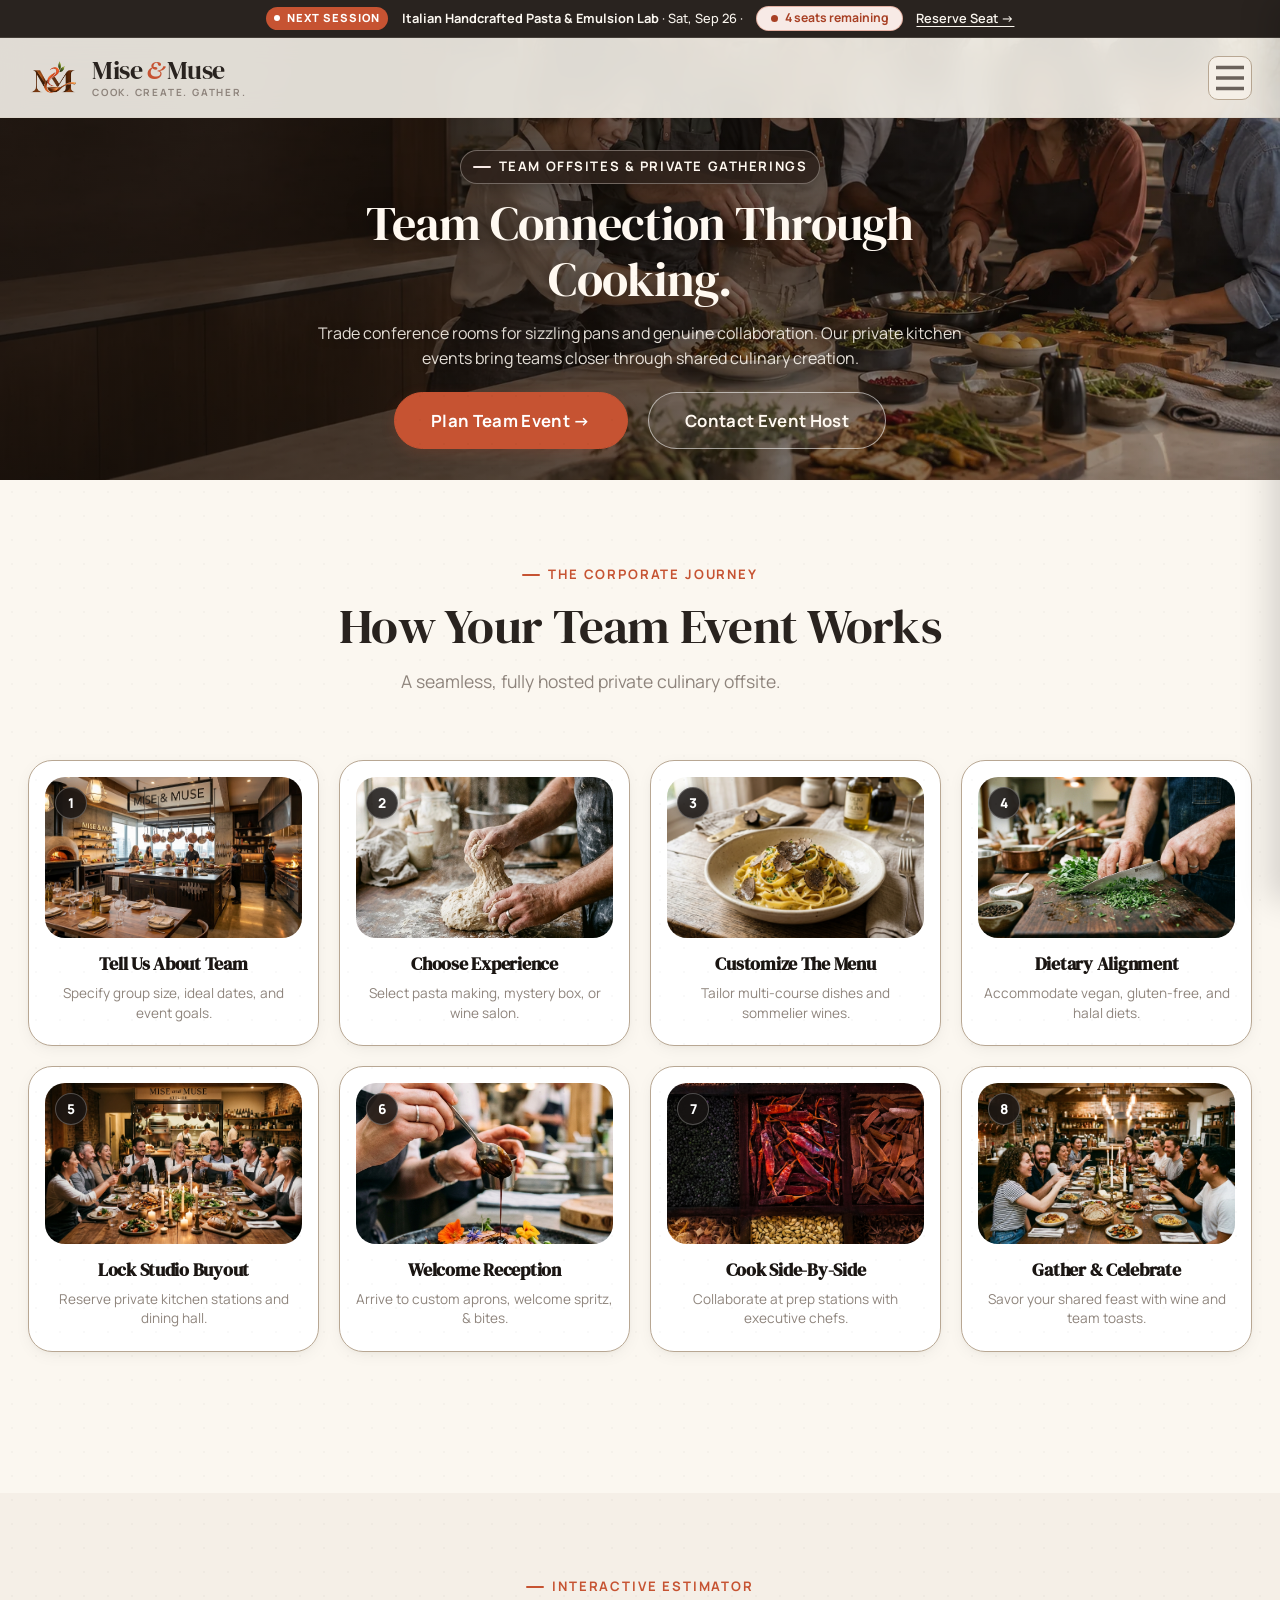
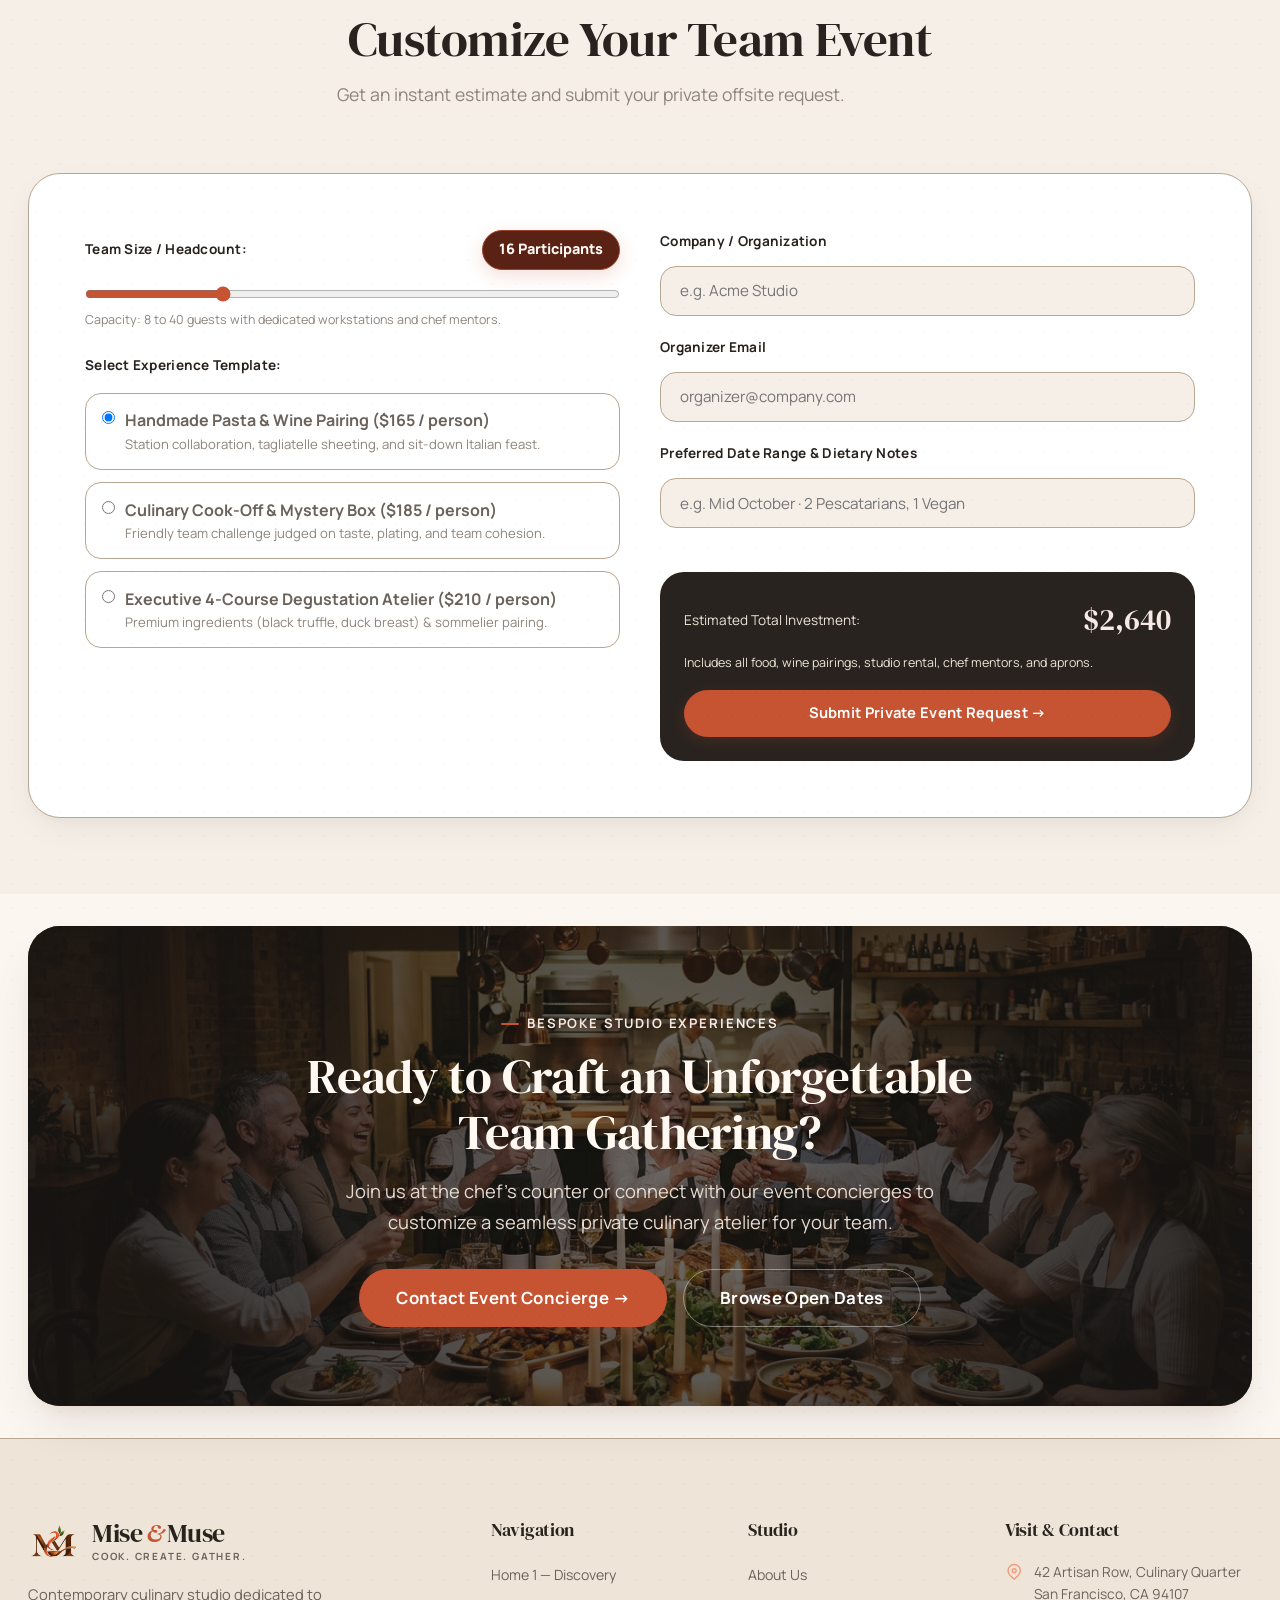
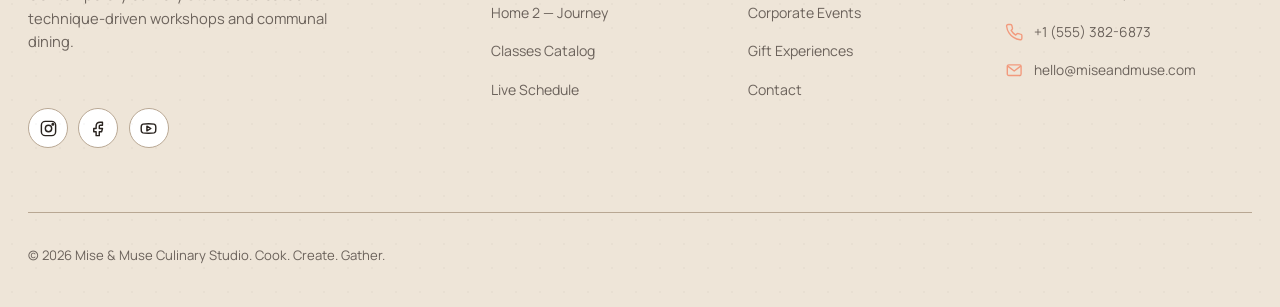
<file: corporate-events.html>
<!DOCTYPE html>
<html lang="en" dir="ltr" data-theme="light">
<head>
  <meta charset="UTF-8">
  <meta name="viewport" content="width=device-width, initial-scale=1.0">
  <title>Corporate Cooking Events & Team Offsites | Mise & Muse</title>
  <!-- Favicon / Browser Icon -->
  <link rel="icon" type="image/png" href="assets/logo.png">
  <link rel="apple-touch-icon" href="assets/logo.png">

  <link rel="stylesheet" href="css/main.css">
  <link rel="stylesheet" href="css/header.css">
  <link rel="stylesheet" href="css/buttons.css">
  <link rel="stylesheet" href="css/editorial.css?v=6">
  <link rel="stylesheet" href="css/gift.css?v=4">
  <link rel="stylesheet" href="css/booking.css">
  <link rel="stylesheet" href="css/forms.css">
  <link rel="stylesheet" href="css/footer.css">
  <link rel="stylesheet" href="css/dark-theme.css?v=2">
  <link rel="stylesheet" href="css/rtl.css">
  <link rel="stylesheet" href="css/responsive.css">
</head>
<body class="texture-grain">

  <!-- Live Top Strip -->
  <div class="live-cooking-strip" id="liveCookingStrip">
    <div class="live-strip-content">
      <span class="live-indicator"><span class="live-pulse"></span> Next Session</span>
      <span>Italian Pasta Lab · Saturday · 4 seats remaining</span>
      <a href="classes.html" class="live-strip-link">Reserve Seat →</a>
    </div>
  </div>

  <!-- Sticky Header -->
  <header class="site-header">
    <div class="container header-container">
      <a href="index.html" class="brand-logo" aria-label="Mise & Muse — Cook. Create. Gather. — Home">
        <img src="assets/logo.png" alt="Mise & Muse" class="brand-logo-img">
        <span class="brand-text">
          <span class="brand-name">Mise <span class="brand-amp">&amp;</span> Muse</span>
          <span class="brand-tagline">Cook. Create. Gather.</span>
        </span>
      </a>

      <nav class="main-nav">
        <a href="index.html" class="nav-link">Home 1</a>
        <a href="home-journey.html" class="nav-link">Home 2</a>
        <a href="about.html" class="nav-link">About</a>
        <a href="classes.html" class="nav-link">Classes</a>
        <a href="schedule.html" class="nav-link">Schedule</a>
        <a href="gift-experiences.html" class="nav-link">Gift Experiences</a>
        <a href="corporate-events.html" class="nav-link active">Corporate</a>
        <a href="contact.html" class="nav-link">Contact</a>
      </nav>

      <div class="header-actions">
        <a href="dashboard.html" class="btn btn-primary btn-sm">Dashboard</a>
        <a href="login.html" class="btn btn-outline btn-xs" style="display:none; @media(min-width:768px){display:inline-flex;}">Student Login</a>
        
        <button class="control-btn theme-toggle-btn" aria-label="Toggle Theme"><svg viewBox="0 0 24 24" fill="none" stroke="currentColor" stroke-width="2"><path d="M21 12.79A9 9 0 1 1 11.21 3 7 7 0 0 0 21 12.79z"></path></svg></button>
        <button class="control-btn rtl-toggle-btn" aria-label="Toggle RTL"><svg viewBox="0 0 24 24" fill="none" stroke="currentColor" stroke-width="2"><polyline points="16 3 21 3 21 8"></polyline><line x1="4" y1="20" x2="21" y2="3"></line><polyline points="21 16 21 21 16 21"></polyline><line x1="15" y1="15" x2="21" y2="21"></line><line x1="4" y1="4" x2="9" y2="9"></line></svg></button>
        <button class="mobile-toggle"><span></span><span></span><span></span></button>
      </div>
    </div>
  </header>

  <!-- Mobile Drawer -->
  <div class="drawer-backdrop"></div>
  <div class="mobile-drawer">
    <div>
      <div class="drawer-header">
        <a href="index.html" class="brand-logo" aria-label="Mise & Muse — Cook. Create. Gather. — Home">
          <img src="assets/logo.png" alt="Mise & Muse" class="brand-logo-img">
          <span class="brand-text">
            <span class="brand-name">Mise <span class="brand-amp">&amp;</span> Muse</span>
            <span class="brand-tagline">Cook. Create. Gather.</span>
          </span>
        </a>
      </div>
      <nav class="drawer-nav">
        <a href="index.html" class="nav-link">Home 1</a>
        <a href="home-journey.html" class="nav-link">Home 2</a>
        <a href="about.html" class="nav-link">About Our Kitchen</a>
        <a href="classes.html" class="nav-link">Classes & Workshops</a>
        <a href="schedule.html" class="nav-link">Schedule</a>
        <a href="gift-experiences.html" class="nav-link">Gift Experiences</a>
        <a href="corporate-events.html" class="nav-link active">Corporate Events</a>
        <a href="contact.html" class="nav-link">Contact</a>
        <a href="dashboard.html" class="nav-link" style="color:var(--primary); font-weight:700;">My Kitchen Portal</a>
      </nav>
    </div>
  </div>

  <main>
    <!-- HERO SECTION -->
    <section class="section-hero section bg-surface banner-hero banner-hero-page" style="--banner-image: url('../assets/banners/corporate-hero.webp');">
      <div class="container">
        <div class="banner-hero-copy">
          <span class="section-eyebrow">Team Offsites &amp; Private Gatherings</span>
          <h1>Team Connection Through Cooking.</h1>
          <p class="lead">
            Trade conference rooms for sizzling pans and genuine collaboration. Our private kitchen events bring teams closer through shared culinary creation.
          </p>
          <div class="hero-cta-group">
            <a href="#eventConfigurator" class="btn btn-primary btn-lg">Plan Team Event →</a>
            <a href="contact.html" class="btn btn-outline btn-lg">Contact Event Host</a>
          </div>
        </div>
      </div>
    </section>

    <!-- 01: CORPORATE JOURNEY (8 STEPS) -->
    <section class="section">
      <div class="container">
        <div class="section-header text-center">
          <span class="section-eyebrow">The Corporate Journey</span>
          <h2>How Your Team Event Works</h2>
          <p class="section-subtitle">A seamless, fully hosted private culinary offsite.</p>
        </div>

        <div class="corporate-journey-grid">
          <div class="corp-journey-card">
            <div class="corp-card-media">
              <img src="assets/corporate/step-1-team.jpg" alt="Culinary studio workspace and event consultation" class="corp-card-img" loading="lazy">
              <span class="corp-step-num">1</span>
            </div>
            <div class="corp-card-body">
              <h4 class="corp-step-title">Tell Us About Team</h4>
              <p class="corp-step-desc">Specify group size, ideal dates, and event goals.</p>
            </div>
          </div>
          <div class="corp-journey-card">
            <div class="corp-card-media">
              <img src="assets/corporate/step-2-experience.jpg" alt="Hands rolling artisan pasta dough during team workshop" class="corp-card-img" loading="lazy">
              <span class="corp-step-num">2</span>
            </div>
            <div class="corp-card-body">
              <h4 class="corp-step-title">Choose Experience</h4>
              <p class="corp-step-desc">Select pasta making, mystery box, or wine salon.</p>
            </div>
          </div>
          <div class="corp-journey-card">
            <div class="corp-card-media">
              <img src="assets/corporate/step-3-menu.jpg" alt="Freshly plated artisanal truffle tagliatelle pasta" class="corp-card-img" loading="lazy">
              <span class="corp-step-num">3</span>
            </div>
            <div class="corp-card-body">
              <h4 class="corp-step-title">Customize The Menu</h4>
              <p class="corp-step-desc">Tailor multi-course dishes and sommelier wines.</p>
            </div>
          </div>
          <div class="corp-journey-card">
            <div class="corp-card-media">
              <img src="assets/corporate/step-4-dietary.jpg" alt="Chef chopping fresh culinary herbs on wooden cutting board" class="corp-card-img" loading="lazy">
              <span class="corp-step-num">4</span>
            </div>
            <div class="corp-card-body">
              <h4 class="corp-step-title">Dietary Alignment</h4>
              <p class="corp-step-desc">Accommodate vegan, gluten-free, and halal diets.</p>
            </div>
          </div>
          <div class="corp-journey-card">
            <div class="corp-card-media">
              <img src="assets/corporate/step-5-buyout.jpg" alt="Private culinary atelier studio buyout space" class="corp-card-img" loading="lazy">
              <span class="corp-step-num">5</span>
            </div>
            <div class="corp-card-body">
              <h4 class="corp-step-title">Lock Studio Buyout</h4>
              <p class="corp-step-desc">Reserve private kitchen stations and dining hall.</p>
            </div>
          </div>
          <div class="corp-journey-card">
            <div class="corp-card-media">
              <img src="assets/corporate/step-6-reception.jpg" alt="Chef finishing exquisite welcome appetizer plates" class="corp-card-img" loading="lazy">
              <span class="corp-step-num">6</span>
            </div>
            <div class="corp-card-body">
              <h4 class="corp-step-title">Welcome Reception</h4>
              <p class="corp-step-desc">Arrive to custom aprons, welcome spritz, &amp; bites.</p>
            </div>
          </div>
          <div class="corp-journey-card">
            <div class="corp-card-media">
              <img src="assets/corporate/step-7-cook.jpg" alt="Corporate team collaborating and sauteing at kitchen station" class="corp-card-img" loading="lazy">
              <span class="corp-step-num">7</span>
            </div>
            <div class="corp-card-body">
              <h4 class="corp-step-title">Cook Side-By-Side</h4>
              <p class="corp-step-desc">Collaborate at prep stations with executive chefs.</p>
            </div>
          </div>
          <div class="corp-journey-card">
            <div class="corp-card-media">
              <img src="assets/corporate/step-8-celebrate.jpg" alt="Team laughing and raising glasses in celebration at long dining table" class="corp-card-img" loading="lazy">
              <span class="corp-step-num">8</span>
            </div>
            <div class="corp-card-body">
              <h4 class="corp-step-title">Gather &amp; Celebrate</h4>
              <p class="corp-step-desc">Savor your shared feast with wine and team toasts.</p>
            </div>
          </div>
        </div>
      </div>
    </section>

    <!-- 02: INTERACTIVE EVENT CONFIGURATOR & INQUIRY BUILDER -->
    <section class="section bg-surface" id="eventConfigurator">
      <div class="container">
        <div class="section-header text-center">
          <span class="section-eyebrow">Interactive Estimator</span>
          <h2>Customize Your Team Event</h2>
          <p class="section-subtitle">Get an instant estimate and submit your private offsite request.</p>
        </div>

        <div class="corp-builder-box">
          <form id="corporateInquiryForm">
            <div class="corp-builder-grid" style="display:grid; grid-template-columns:1fr 1fr; gap:2.5rem;">
              <div>
                <!-- Team Size Slider -->
                <div class="form-group">
                  <div class="team-size-heading">
                    <label class="form-label">Team Size / Headcount:</label>
                    <span class="size-display-badge" id="teamSizeDisplay">16 Participants</span>
                  </div>
                  <input type="range" id="teamSizeSlider" min="8" max="40" step="2" value="16" style="width:100%; accent-color:var(--primary); cursor:pointer;">
                  <span class="form-hint">Capacity: 8 to 40 guests with dedicated workstations and chef mentors.</span>
                </div>

                <!-- Experience Format Options -->
                <div class="form-group" style="margin-top:1.5rem;">
                  <label class="form-label">Select Experience Template:</label>
                  <div class="corp-options-list" style="display:flex; flex-direction:column; gap:0.75rem; margin-top:0.5rem;">
                    <label style="display:flex; align-items:flex-start; gap:0.65rem; background:var(--bg-card); padding:0.85rem 1rem; border-radius:var(--radius-md); border:1px solid var(--border-color); cursor:pointer;">
                      <input type="radio" name="corpExpType" data-rate="165" value="pasta-challenge" checked style="margin-top:4px;">
                      <div>
                        <strong>Handmade Pasta & Wine Pairing ($165 / person)</strong>
                        <div style="font-size:0.82rem; color:var(--body-muted);">Station collaboration, tagliatelle sheeting, and sit-down Italian feast.</div>
                      </div>
                    </label>

                    <label style="display:flex; align-items:flex-start; gap:0.65rem; background:var(--bg-card); padding:0.85rem 1rem; border-radius:var(--radius-md); border:1px solid var(--border-color); cursor:pointer;">
                      <input type="radio" name="corpExpType" data-rate="185" value="mystery-box" style="margin-top:4px;">
                      <div>
                        <strong>Culinary Cook-Off & Mystery Box ($185 / person)</strong>
                        <div style="font-size:0.82rem; color:var(--body-muted);">Friendly team challenge judged on taste, plating, and team cohesion.</div>
                      </div>
                    </label>

                    <label style="display:flex; align-items:flex-start; gap:0.65rem; background:var(--bg-card); padding:0.85rem 1rem; border-radius:var(--radius-md); border:1px solid var(--border-color); cursor:pointer;">
                      <input type="radio" name="corpExpType" data-rate="210" value="private-chef-table" style="margin-top:4px;">
                      <div>
                        <strong>Executive 4-Course Degustation Atelier ($210 / person)</strong>
                        <div style="font-size:0.82rem; color:var(--body-muted);">Premium ingredients (black truffle, duck breast) & sommelier pairing.</div>
                      </div>
                    </label>
                  </div>
                </div>
              </div>

              <!-- Organizer Details & Instant Estimate -->
              <div class="corp-details-column">
                <div>
                  <div class="form-group">
                    <label class="form-label">Company / Organization</label>
                    <input type="text" class="form-control" placeholder="e.g. Acme Studio" required>
                  </div>
                  <div class="form-group">
                    <label class="form-label">Organizer Email</label>
                    <input type="email" class="form-control" placeholder="organizer@company.com" required>
                  </div>
                  <div class="form-group">
                    <label class="form-label">Preferred Date Range & Dietary Notes</label>
                    <input type="text" class="form-control" placeholder="e.g. Mid October · 2 Pescatarians, 1 Vegan">
                  </div>
                </div>

                <div class="corp-estimate-card" style="background-color:var(--espresso); color:var(--warm-cream); padding:1.5rem; border-radius:var(--radius-lg); margin-top:1.5rem;">
                  <div class="corp-estimate-heading" style="display:flex; justify-content:space-between; align-items:center; margin-bottom:0.5rem;">
                    <span style="font-size:0.85rem; color:var(--oat);">Estimated Total Investment:</span>
                    <span style="font-family:var(--font-serif); font-size:1.85rem; color:var(--primary-light);" id="corpEstTotal">$2,640</span>
                  </div>
                  <p style="font-size:0.78rem; color:var(--oat); margin-bottom:1rem;">Includes all food, wine pairings, studio rental, chef mentors, and aprons.</p>
                  <button type="submit" class="btn btn-primary" style="width:100%;">Submit Private Event Request →</button>
                </div>
              </div>
          </form>
        </div>
      </div>
    </section>

    <!-- CTA BANNER -->
    <section class="container">
      <div class="cta-banner-full" role="img" aria-label="Corporate culinary team gathering at Mise and Muse" style="background-image: url('assets/banners/corporate-cta.jpg'); --banner-image: url('assets/banners/corporate-cta.jpg');">
        <div class="cta-overlay"></div>
        <div class="cta-content">
          <span class="section-eyebrow" style="color:var(--primary-light);">Bespoke Studio Experiences</span>
          <h2>Ready to Craft an Unforgettable Team Gathering?</h2>
          <p>Join us at the chef's counter or connect with our event concierges to customize a seamless private culinary atelier for your team.</p>
          <div style="display:flex; justify-content:center; gap:1rem; flex-wrap:wrap;">
            <a href="contact.html" class="btn btn-primary btn-lg">Contact Event Concierge →</a>
            <a href="schedule.html" class="btn btn-outline-white btn-lg">Browse Open Dates</a>
          </div>
        </div>
      </div>
    </section>
  </main>

  <footer class="site-footer">
    <div class="container">
      <div class="footer-grid">
        <div class="footer-brand-col">
          <a href="index.html" class="footer-brand-name brand-logo" aria-label="Mise & Muse — Cook. Create. Gather. — Home">
            <img src="assets/logo.png" alt="Mise & Muse" class="brand-logo-img">
            <span class="brand-text">
              <span class="brand-name">Mise <span class="brand-amp">&amp;</span> Muse</span>
              <span class="brand-tagline">Cook. Create. Gather.</span>
            </span>
          </a>
          <p class="footer-desc">Contemporary culinary studio dedicated to technique-driven workshops and communal dining.</p>
        </div>
        <div>
          <h4 class="footer-nav-title">Navigation</h4>
          <ul class="footer-nav-list">
            <li><a href="index.html">Home 1</a></li>
            <li><a href="classes.html">All Classes</a></li>
            <li><a href="schedule.html">Live Calendar</a></li>
          </ul>
        </div>
        <div>
          <h4 class="footer-nav-title">Studio</h4>
          <ul class="footer-nav-list">
            <li><a href="about.html">About Us</a></li>
            <li><a href="corporate-events.html">Corporate Events</a></li>
            <li><a href="gift-experiences.html">Gift Experiences</a></li>
          </ul>
        </div>
        <div>
          <h4 class="footer-nav-title">Portal</h4>
          <ul class="footer-nav-list">
            <li><a href="login.html">Login</a></li>
          </ul>
        </div>
      </div>
      <div class="footer-bottom">
        <div>&copy; 2026 Mise & Muse Culinary Studio. Cook. Create. Gather.</div>
      </div>
    </div>
  </footer>

  <script src="js/state.js"></script>
  <script src="js/navigation.js"></script>
  <script src="js/booking-modal.js"></script>
  <script src="js/gift.js"></script>
  <script src="js/main.js"></script>
</body>
</html>
</file>
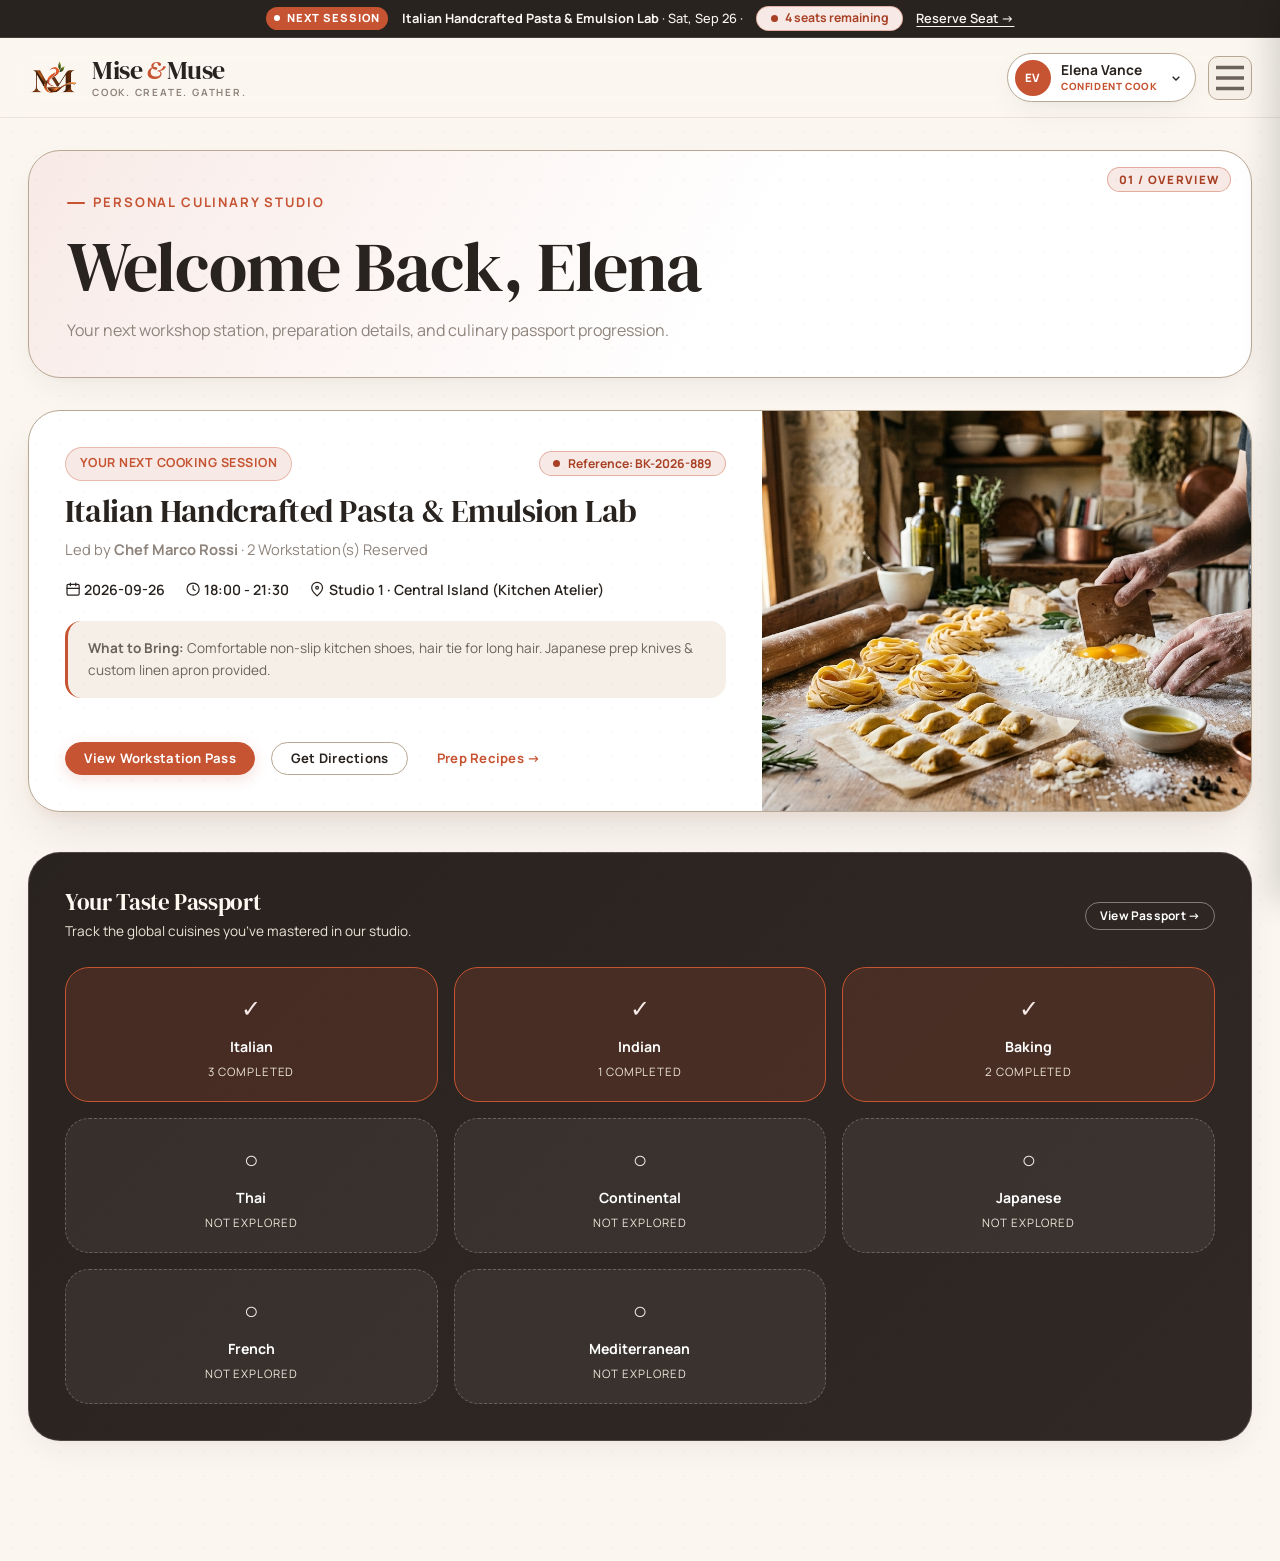
<file: dashboard.html>
<!DOCTYPE html>
<html lang="en" dir="ltr" data-theme="light">
<head>
  <meta charset="UTF-8">
  <meta name="viewport" content="width=device-width, initial-scale=1.0">
  <title>Student Portal & My Kitchen | Mise & Muse Culinary Studio</title>
  <!-- Favicon / Browser Icon -->
  <link rel="icon" type="image/png" href="assets/logo.png">
  <link rel="apple-touch-icon" href="assets/logo.png">

  <link rel="stylesheet" href="css/main.css">
  <link rel="stylesheet" href="css/header.css">
  <link rel="stylesheet" href="css/buttons.css">
  <link rel="stylesheet" href="css/editorial.css?v=3">
  <link rel="stylesheet" href="css/classes.css?v=2">
  <link rel="stylesheet" href="css/forms.css?v=2">
  <link rel="stylesheet" href="css/dashboard.css?v=9">
  <link rel="stylesheet" href="css/schedule.css">
  <link rel="stylesheet" href="css/booking.css">
  <link rel="stylesheet" href="css/footer.css">
  <link rel="stylesheet" href="css/dark-theme.css">
  <link rel="stylesheet" href="css/rtl.css">
  <link rel="stylesheet" href="css/responsive.css">
</head>
<body class="texture-grain dashboard-page">

  <!-- Live Top Strip -->
  <div class="live-cooking-strip" id="liveCookingStrip">
    <div class="live-strip-content">
      <span class="live-indicator"><span class="live-pulse"></span> Next Session</span>
      <span>Italian Pasta Lab · Saturday · 4 seats remaining</span>
      <a href="classes.html" class="live-strip-link">Reserve Seat →</a>
    </div>
  </div>

  <!-- Sticky Header -->
  <header class="site-header">
    <div class="container header-container">
      <a href="index.html" class="brand-logo" aria-label="Mise & Muse — Cook. Create. Gather. — Home">
        <img src="assets/logo.png" alt="Mise & Muse" class="brand-logo-img">
        <span class="brand-text">
          <span class="brand-name">Mise <span class="brand-amp">&amp;</span> Muse</span>
          <span class="brand-tagline">Cook. Create. Gather.</span>
        </span>
      </a>

      <div class="header-actions">
        <button class="control-btn theme-toggle-btn" type="button" aria-label="Toggle theme"></button>
        <button class="control-btn rtl-toggle-btn" type="button" aria-label="Switch to right-to-left layout">RTL</button>
        <div class="dashboard-account">
          <button class="dashboard-account-trigger" type="button" aria-expanded="false" aria-controls="dashboardAccountMenu">
            <span class="chip-avatar student-avatar-text">EV</span>
            <span class="dashboard-account-copy">
              <strong class="student-name-text">Elena Vance</strong>
              <small class="student-level-text">Confident Cook</small>
            </span>
            <svg viewBox="0 0 24 24" aria-hidden="true"><path d="m7 10 5 5 5-5"></path></svg>
          </button>
          <div class="dashboard-account-menu" id="dashboardAccountMenu" hidden>
            <button type="button" data-account-action="account">Account</button>
            <button type="button" data-account-action="settings">Settings</button>
          </div>
        </div>
        <button class="mobile-toggle dashboard-menu-toggle" type="button" aria-label="Open dashboard menu"><span></span><span></span><span></span></button>
      </div>
    </div>
  </header>

  <!-- Dashboard navigation drawer: responsive views only -->
  <div class="drawer-backdrop"></div>
  <div class="mobile-drawer dashboard-mobile-drawer">
    <div>
      <div class="drawer-header">
        <div class="student-profile-mini">
          <div class="student-avatar">EV</div>
          <div><h3 class="student-name">Elena Vance</h3><span class="student-level">Confident Cook</span></div>
        </div>
      </div>
      <nav class="dash-nav-list" aria-label="Dashboard navigation">
        <button class="dash-nav-item active" data-tab="tabMyKitchen"><svg class="ui-icon dash-nav-icon" viewBox="0 0 24 24" aria-hidden="true"><path d="M3 11 12 3l9 8"></path><path d="M5 10v10h14V10"></path><path d="M9 20v-6h6v6"></path></svg>My Kitchen</button>
        <button class="dash-nav-item" data-tab="tabDiscover"><svg class="ui-icon dash-nav-icon" viewBox="0 0 24 24" aria-hidden="true"><circle cx="11" cy="11" r="7"></circle><path d="m20 20-4-4M11 8v6M8 11h6"></path></svg>Discover Classes</button>
        <button class="dash-nav-item" data-tab="tabMyBookings"><svg class="ui-icon dash-nav-icon" viewBox="0 0 24 24" aria-hidden="true"><rect x="3" y="5" width="18" height="16" rx="2"></rect><path d="M16 3v4M8 3v4M3 10h18M8 15l2 2 5-5"></path></svg>My Bookings</button>
        <button class="dash-nav-item" data-tab="tabPassport"><svg class="ui-icon dash-nav-icon" viewBox="0 0 24 24" aria-hidden="true"><path d="M5 3h12a2 2 0 0 1 2 2v16H7a2 2 0 0 1-2-2Z"></path><path d="M8 3v18M11 8h5M11 12h5"></path></svg>Taste Passport</button>
        <button class="dash-nav-item" data-tab="tabRecipeVault"><svg class="ui-icon dash-nav-icon" viewBox="0 0 24 24" aria-hidden="true"><path d="M4 5.5A2.5 2.5 0 0 1 6.5 3H11v16H6.5A2.5 2.5 0 0 0 4 21.5z"></path><path d="M20 5.5A2.5 2.5 0 0 0 17.5 3H13v16h4.5a2.5 2.5 0 0 1 2.5 2.5z"></path></svg>Recipe Vault</button>
        <button class="dash-nav-item" data-tab="tabAccount"><svg class="ui-icon dash-nav-icon" viewBox="0 0 24 24" aria-hidden="true"><circle cx="12" cy="8" r="4"></circle><path d="M4 21a8 8 0 0 1 16 0"></path></svg>Account Profile</button>
        <button class="dash-nav-item" data-tab="tabSettings"><svg class="ui-icon dash-nav-icon" viewBox="0 0 24 24" aria-hidden="true"><circle cx="12" cy="12" r="3"></circle><path d="M19.4 15a1.7 1.7 0 0 0 .34 1.88l.06.06-2.83 2.83-.06-.06A1.7 1.7 0 0 0 15 19.4a1.7 1.7 0 0 0-1 .6 1.7 1.7 0 0 0-.4 1.1V21h-4v-.1A1.7 1.7 0 0 0 8.6 19.4a1.7 1.7 0 0 0-1.88.34l-.06.06-2.83-2.83.06-.06A1.7 1.7 0 0 0 4.6 15a1.7 1.7 0 0 0-.6-1 1.7 1.7 0 0 0-1.1-.4H3v-4h.1A1.7 1.7 0 0 0 4.6 8.6a1.7 1.7 0 0 0-.34-1.88l-.06-.06 2.83-2.83.06.06A1.7 1.7 0 0 0 9 4.6a1.7 1.7 0 0 0 1-.6 1.7 1.7 0 0 0 .4-1.1V3h4v.1A1.7 1.7 0 0 0 15.4 4.6a1.7 1.7 0 0 0 1.88-.34l.06-.06 2.83 2.83-.06-.06A1.7 1.7 0 0 0 19.4 9c.38.27.76.6 1 .99.24.4.4.85.4 1.31v.1h.1v1.2h-.1c0 .46-.16.91-.4 1.31-.24.4-.62.72-1 .99Z"></path></svg>Settings</button>
        <button type="button" class="dash-nav-item dashboard-signout" data-logout-trigger><svg class="ui-icon dash-nav-icon" viewBox="0 0 24 24" aria-hidden="true"><path d="M10 4H5a2 2 0 0 0-2 2v12a2 2 0 0 0 2 2h5"></path><path d="m16 16 4-4-4-4M20 12H9"></path></svg>Log Out</button>
      </nav>
      <div class="drawer-footer dashboard-drawer-footer">
        <div class="drawer-controls" aria-label="Display controls">
          <button class="control-btn theme-toggle-btn" type="button" aria-label="Toggle theme"></button>
          <button class="control-btn rtl-toggle-btn" type="button" aria-label="Switch to right-to-left layout">RTL</button>
        </div>
      </div>
    </div>
  </div>

  <main>
    <div class="container">
      <div class="dashboard-layout">
        <aside class="dashboard-sidebar" aria-label="Dashboard pages">
          <div class="dashboard-sidebar-kicker">Student studio</div>
          <h2>My Kitchen</h2>
          <p>Dedicated spaces for planning, booking, and growing your culinary practice.</p>
          <nav class="dash-nav-list">
            <button class="dash-nav-item active" data-tab="tabMyKitchen"><svg class="ui-icon dash-nav-icon" viewBox="0 0 24 24" aria-hidden="true"><path d="M3 11 12 3l9 8"></path><path d="M5 10v10h14V10"></path><path d="M9 20v-6h6v6"></path></svg>Overview</button>
            <button class="dash-nav-item" data-tab="tabDiscover"><svg class="ui-icon dash-nav-icon" viewBox="0 0 24 24" aria-hidden="true"><circle cx="11" cy="11" r="7"></circle><path d="m20 20-4-4M11 8v6M8 11h6"></path></svg>Discover Classes</button>
            <button class="dash-nav-item" data-tab="tabMyBookings"><svg class="ui-icon dash-nav-icon" viewBox="0 0 24 24" aria-hidden="true"><rect x="3" y="5" width="18" height="16" rx="2"></rect><path d="M16 3v4M8 3v4M3 10h18M8 15l2 2 5-5"></path></svg>My Bookings</button>
            <button class="dash-nav-item" data-tab="tabPassport"><svg class="ui-icon dash-nav-icon" viewBox="0 0 24 24" aria-hidden="true"><path d="M5 3h12a2 2 0 0 1 2 2v16H7a2 2 0 0 1-2-2Z"></path><path d="M8 3v18M11 8h5M11 12h5"></path></svg>Taste Passport</button>
            <button class="dash-nav-item" data-tab="tabRecipeVault"><svg class="ui-icon dash-nav-icon" viewBox="0 0 24 24" aria-hidden="true"><path d="M4 5.5A2.5 2.5 0 0 1 6.5 3H11v16H6.5A2.5 2.5 0 0 0 4 21.5z"></path><path d="M20 5.5A2.5 2.5 0 0 0 17.5 3H13v16h4.5a2.5 2.5 0 0 1 2.5 2.5z"></path></svg>Recipe Vault</button>
            <button class="dash-nav-item" data-tab="tabAccount"><svg class="ui-icon dash-nav-icon" viewBox="0 0 24 24" aria-hidden="true"><circle cx="12" cy="8" r="4"></circle><path d="M4 21a8 8 0 0 1 16 0"></path></svg>Account Profile</button>
            <button class="dash-nav-item" data-tab="tabSettings"><svg class="ui-icon dash-nav-icon" viewBox="0 0 24 24" aria-hidden="true"><circle cx="12" cy="12" r="3"></circle><path d="M19 12a7 7 0 0 0-.1-1l2-1.5-2-3.5-2.4 1a7 7 0 0 0-1.7-1L14.5 3h-5L9 6a7 7 0 0 0-1.7 1L5 6 3 9.5 5 11a7 7 0 0 0 0 2l-2 1.5L5 18l2.3-1a7 7 0 0 0 1.7 1l.5 3h5l.5-3a7 7 0 0 0 1.7-1l2.3 1 2-3.5-2-1.5a7 7 0 0 0 .1-1Z"></path></svg>Settings</button>
          </nav>
          <div class="dashboard-sidebar-note"><strong>Next session</strong><span>Saturday · 6:00 PM</span></div>
          <button type="button" class="dashboard-logout-button" data-logout-trigger>
            <svg class="ui-icon" viewBox="0 0 24 24" aria-hidden="true"><path d="M10 17l5-5-5-5"></path><path d="M15 12H3"></path><path d="M14 3h5a2 2 0 0 1 2 2v14a2 2 0 0 1-2 2h-5"></path></svg>
            Log Out
          </button>
        </aside>
        <!-- DASHBOARD CONTENT PANES -->
        <div class="dashboard-content-area">
          <!-- TAB 1: MY KITCHEN (HOME) -->
          <div class="dash-tab-pane active portal-view portal-view-kitchen" id="tabMyKitchen">
            <div class="portal-view-head" data-view="01 / Overview">
              <span class="section-eyebrow">Personal Culinary Studio</span>
              <h1>Welcome Back, Elena</h1>
              <p style="color:var(--body-muted); font-size:1.05rem;">Your next workshop station, preparation details, and culinary passport progression.</p>
            </div>

            <!-- Next Class Hero Card -->
            <div id="myKitchenNextClass"></div>

            <!-- Taste Passport Widget -->
            <div class="taste-passport-card">
              <div class="passport-header">
                <div>
                  <h3 style="font-size:1.45rem; color:#FFF9F1; margin-bottom:0.25rem;">Your Taste Passport</h3>
                  <p style="color:var(--oat); font-size:0.85rem; margin:0;">Track the global cuisines you’ve mastered in our studio.</p>
                </div>
                <button class="btn btn-outline-white btn-xs" onclick="document.querySelector('.dash-nav-item[data-tab=tabPassport]').click()">View Passport →</button>
              </div>
              <div class="passport-grid" id="tastePassportGrid"></div>
            </div>
          </div>

          <!-- TAB 2: DISCOVER CLASSES (IN-PORTAL BOOKING) -->
          <div class="dash-tab-pane portal-view portal-view-discover" id="tabDiscover">
            <div class="portal-view-head" data-view="02 / Discover">
              <span class="section-eyebrow">Reserve a Workstation</span>
              <h2>Discover & Book Culinary Ateliers</h2>
              <p style="color:var(--body-muted);">Filter upcoming sessions by cuisine and difficulty level. Claim your seat in real time.</p>
            </div>

            <!-- In-Portal Filters -->
            <div class="filters-bar" style="margin-bottom:2rem;">
              <div class="filter-row">
                <span class="filter-label">Cuisine:</span>
                <button class="filter-pill portal-cuisine-pill active" data-cuisine="All">All</button>
                <button class="filter-pill portal-cuisine-pill" data-cuisine="Indian">Indian</button>
                <button class="filter-pill portal-cuisine-pill" data-cuisine="Italian">Italian</button>
                <button class="filter-pill portal-cuisine-pill" data-cuisine="Baking">Baking</button>
                <button class="filter-pill portal-cuisine-pill" data-cuisine="Thai">Thai</button>
                <button class="filter-pill portal-cuisine-pill" data-cuisine="Continental">Continental</button>
              </div>

              <div class="filter-row" style="margin-top:0.5rem;">
                <span class="filter-label">Difficulty:</span>
                <select class="filter-select" id="portalDifficultySelect">
                  <option value="All">All Skill Levels</option>
                  <option value="STARTER">Starter</option>
                  <option value="CONFIDENT">Confident</option>
                  <option value="SKILLED">Skilled</option>
                </select>
              </div>
            </div>

            <div class="classes-grid" id="portalClassesGrid"></div>
          </div>

          <!-- TAB 3: MY BOOKINGS -->
          <div class="dash-tab-pane portal-view portal-view-bookings" id="tabMyBookings">
            <div class="portal-view-head" data-view="03 / Bookings">
              <span class="section-eyebrow">Workstation Reservations</span>
              <h2>My Upcoming Bookings</h2>
              <p style="color:var(--body-muted);">All active sessions reserved under your student profile.</p>
            </div>

            <div id="myBookingsList"></div>
          </div>

          <!-- TAB 4: TASTE PASSPORT DEDICATED VIEW -->
          <div class="dash-tab-pane portal-view portal-view-passport" id="tabPassport">
            <div class="portal-view-head" data-view="04 / Passport">
              <span class="section-eyebrow">Culinary Progression</span>
              <h2>Your Taste Passport</h2>
              <p style="color:var(--body-muted);">Verified kitchen milestones based on workshops you have attended.</p>
            </div>

            <div style="display:grid; grid-template-columns:repeat(auto-fit, minmax(280px, 1fr)); gap:1.5rem;">
              <div style="background-color:var(--bg-card); padding:2rem; border-radius:var(--radius-xl); border:1px solid var(--border-color); box-shadow:var(--card-shadow);">
                <div class="passport-card-icon" aria-hidden="true"><svg class="ui-icon" viewBox="0 0 24 24"><path d="M7 3v18M17 3v18M3 7h18M3 17h18"></path><path d="M3 3h18v18H3z"></path></svg></div>
                <h3 style="font-size:1.35rem; margin-bottom:0.25rem;">Italian Masterclass</h3>
                <span class="badge badge-primary" style="margin-bottom:1rem;">3 Workshops Completed ✓</span>
                <p style="font-size:0.85rem; color:var(--body-muted);">Mastered 00 flour hydration, tagliatelle rolling, and mantecatura emulsification.</p>
              </div>

              <div style="background-color:var(--bg-card); padding:2rem; border-radius:var(--radius-xl); border:1px solid var(--border-color); box-shadow:var(--card-shadow);">
                <div class="passport-card-icon" aria-hidden="true"><svg class="ui-icon" viewBox="0 0 24 24"><path d="M4 16h16M6 16a6 6 0 0 1 12 0"></path><path d="M9 10c1-2 5-2 6 0M12 7V4"></path></svg></div>
                <h3 style="font-size:1.35rem; margin-bottom:0.25rem;">Indian Regional Spice</h3>
                <span class="badge badge-primary" style="margin-bottom:1rem;">1 Workshop Completed ✓</span>
                <p style="font-size:0.85rem; color:var(--body-muted);">Mastered oil tadka dynamics, Kashmiri rogan josh braising, and tandoor flatbreads.</p>
              </div>

              <div style="background-color:var(--bg-card); padding:2rem; border-radius:var(--radius-xl); border:1px solid var(--border-color); box-shadow:var(--card-shadow);">
                <div class="passport-card-icon" aria-hidden="true"><svg class="ui-icon" viewBox="0 0 24 24"><path d="M5 19c-3-3 0-9 5-13s10-3 9 2-4 10-8 12c-3 1-5 0-6-1Z"></path><path d="m10 8 2 2M14 6l2 2M8 12l2 2"></path></svg></div>
                <h3 style="font-size:1.35rem; margin-bottom:0.25rem;">Artisan Bakery & Levain</h3>
                <span class="badge badge-primary" style="margin-bottom:1rem;">2 Workshops Completed ✓</span>
                <p style="font-size:0.85rem; color:var(--body-muted);">Mastered high-hydration levain, coil folds, razor blade ear scoring, and steam baking.</p>
              </div>

              <div class="passport-detail-card passport-detail-card--locked">
                <div class="passport-card-icon is-muted" aria-hidden="true"><svg class="ui-icon" viewBox="0 0 24 24"><path d="M4 15h12a5 5 0 0 1-5 5H9a5 5 0 0 1-5-5Z"></path><path d="M16 16h3a2 2 0 0 0 2-2M7 11h9M9 7h8"></path></svg></div>
                <h3 style="font-size:1.35rem; margin-bottom:0.25rem;">Thai Street Food</h3>
                <span class="badge badge-outline" style="margin-bottom:1rem;">Not Explored Yet</span>
                <p style="font-size:0.85rem; color:var(--body-muted); margin-bottom:1rem;">Unlock wok hei control, clay pestle bruising, and 5-flavor balancing.</p>
                <button class="btn btn-primary btn-xs" onclick="window.openBookingModal('bangkok-street-lab')">Book Thai Workshop</button>
              </div>
            </div>
          </div>

          <!-- TAB 5: RECIPE VAULT -->
          <div class="dash-tab-pane portal-view portal-view-recipes" id="tabRecipeVault">
            <div class="portal-view-head" data-view="05 / Recipes">
              <span class="section-eyebrow">Lifetime Digital Formulas</span>
              <h2>Your Recipe Vault</h2>
              <p style="color:var(--body-muted);">Full formulas, ingredient proportions, and chef tips unlocked from your workshops.</p>
            </div>

            <div class="recipes-vault-grid" id="recipeVaultGrid"></div>
          </div>

          <!-- TAB 6: ACCOUNT PROFILE -->
          <div class="dash-tab-pane portal-view portal-view-account" id="tabAccount">
            <div class="portal-view-head" data-view="06 / Account">
              <span class="section-eyebrow">Student Identity &amp; Credentials</span>
              <h2>My Account Profile</h2>
              <p style="color:var(--body-muted);">Manage your personal atelier identity, culinary proficiency level, contact information, and dietary requirements.</p>
            </div>

            <div class="account-profile-grid">
              <!-- Profile Summary Card -->
              <div class="account-card profile-hero-card">
                <div class="profile-hero-badge">
                  <div class="profile-avatar-large student-avatar-text">EV</div>
                  <div class="profile-hero-info">
                    <h3 class="student-name-text" style="font-size:1.5rem; margin-bottom:0.25rem;">Elena Vance</h3>
                    <div style="display:flex; gap:0.5rem; align-items:center; flex-wrap:wrap;">
                      <span class="badge badge-primary student-level-text">Confident Cook</span>
                      <span class="badge badge-espresso">Atelier Member · 2026</span>
                    </div>
                    <p style="font-size:0.86rem; color:var(--body-muted); margin-top:0.6rem;">Personalized workstation &amp; Taste Passport holder</p>
                  </div>
                </div>
                <div class="profile-quick-stats">
                  <div class="quick-stat-box">
                    <span class="quick-stat-num" id="statWorkshopsCount">6</span>
                    <span class="quick-stat-label">Workshops Attended</span>
                  </div>
                  <div class="quick-stat-box">
                    <span class="quick-stat-num" id="statActiveBookings">1</span>
                    <span class="quick-stat-label">Active Booking</span>
                  </div>
                  <div class="quick-stat-box">
                    <span class="quick-stat-num" id="statCuisinesExplored">3</span>
                    <span class="quick-stat-label">Cuisines Mastered</span>
                  </div>
                </div>
              </div>

              <!-- Personal Information Form Card -->
              <div class="account-card">
                <div class="account-card-header">
                  <h3 style="font-size:1.25rem; margin-bottom:0.25rem;">Personal Details</h3>
                  <p style="font-size:0.85rem; color:var(--body-muted);">Information used for workstation reservation badges and chef briefings.</p>
                </div>

                <form id="accountProfileForm" class="account-form">
                  <div class="form-row-2col">
                    <div class="form-group">
                      <label for="accInputName">Full Name</label>
                      <input type="text" id="accInputName" class="form-input" required placeholder="Elena Vance">
                    </div>
                    <div class="form-group">
                      <label for="accInputEmail">Email Address</label>
                      <input type="email" id="accInputEmail" class="form-input" required placeholder="elena.vance@studio.culinary">
                    </div>
                  </div>

                  <div class="form-row-2col">
                    <div class="form-group">
                      <label for="accInputPhone">Phone Number</label>
                      <input type="tel" id="accInputPhone" class="form-input" placeholder="+1 (555) 382-9912">
                    </div>
                    <div class="form-group">
                      <label for="accSelectLevel">Culinary Proficiency Level</label>
                      <select id="accSelectLevel" class="form-select">
                        <option value="Starter">Starter (First-Time Cook)</option>
                        <option value="Confident Cook">Confident Cook (Home Cook)</option>
                        <option value="Skilled">Skilled (Technique Focused)</option>
                        <option value="Master">Master (Advanced Culinary Enthusiast)</option>
                      </select>
                    </div>
                  </div>

                  <div class="form-group">
                    <label for="accInputDietary">Dietary Restrictions &amp; Allergies</label>
                    <input type="text" id="accInputDietary" class="form-input" placeholder="e.g. Vegetarian Friendly, No Shellfish, Nut Allergy">
                    <small style="color:var(--body-muted); font-size:0.78rem; display:block; margin-top:0.35rem;">Our chefs customize your individual workstation ingredients to this note.</small>
                  </div>

                  <div class="form-group">
                    <label for="accInputEmergency">Emergency Contact</label>
                    <input type="text" id="accInputEmergency" class="form-input" placeholder="Name and Phone Number (e.g. Marcus Vance +1 555-839-2041)">
                  </div>

                  <div class="form-group">
                    <label for="accInputBio">Culinary Aspirations &amp; Bio</label>
                    <textarea id="accInputBio" class="form-textarea" rows="3" placeholder="Tell us what culinary techniques you want to master this season..."></textarea>
                  </div>

                  <div class="form-actions-bar">
                    <button type="submit" class="btn btn-primary" id="btnSaveProfile">Save Profile Changes</button>
                    <button type="button" class="btn btn-outline" id="btnResetProfile">Reset to Saved</button>
                  </div>
                </form>
              </div>
            </div>
          </div>

          <!-- TAB 7: PREFERENCES & SETTINGS -->
          <div class="dash-tab-pane portal-view portal-view-settings" id="tabSettings">
            <div class="portal-view-head" data-view="07 / Settings">
              <span class="section-eyebrow">Studio &amp; Portal Configuration</span>
              <h2>Preferences &amp; Settings</h2>
              <p style="color:var(--body-muted);">Configure your session notifications, measurement standards, kitchen accessibility, and account security.</p>
            </div>

            <div class="settings-grid">
              <!-- Kitchen & Workshop Preferences -->
              <div class="account-card">
                <div class="account-card-header">
                  <h3 style="font-size:1.25rem; margin-bottom:0.25rem;">Kitchen Formulation Preferences</h3>
                  <p style="font-size:0.85rem; color:var(--body-muted);">How recipe card formulas and ingredient measures are displayed.</p>
                </div>

                <form id="settingsPreferencesForm" class="settings-form">
                  <div class="form-group">
                    <label class="setting-label">Measurement Standard</label>
                    <div class="setting-radio-group">
                      <label class="setting-radio-card">
                        <input type="radio" name="settingUnits" value="metric" checked>
                        <div class="radio-card-body">
                          <strong>Metric Standard (Grams / mL)</strong>
                          <small>Professional French bakery and pastry atelier precision</small>
                        </div>
                      </label>
                      <label class="setting-radio-card">
                        <input type="radio" name="settingUnits" value="imperial">
                        <div class="radio-card-body">
                          <strong>Imperial Standard (Cups / Oz)</strong>
                          <small>Traditional home kitchen volume-based measurement</small>
                        </div>
                      </label>
                    </div>
                  </div>

                  <div class="form-group" style="margin-top:1.5rem;">
                    <label for="settingPreferredCuisine">Primary Cuisine Interest</label>
                    <select id="settingPreferredCuisine" class="form-select">
                      <option value="Italian">Italian Atelier (Fresh Pasta, Emulsions, Pizza)</option>
                      <option value="Indian">Indian Masterclasses (Spice Tempering, Tandoor, Curries)</option>
                      <option value="Baking">Artisan Bakery (Wild Sourdough, Viennoiserie, Brioche)</option>
                      <option value="Thai">Thai Street Kitchen (Wok Hei, Mortar Bruising, Herbs)</option>
                      <option value="Continental">French Continental (Mother Sauces, Pan Roasting)</option>
                    </select>
                  </div>

                  <div class="account-menu-divider" style="margin:2rem 0;"></div>

                  <div class="account-card-header">
                    <h3 style="font-size:1.25rem; margin-bottom:0.25rem;">Communications &amp; Alerts</h3>
                    <p style="font-size:0.85rem; color:var(--body-muted);">Control notifications sent to your email and phone.</p>
                  </div>

                  <div class="settings-toggle-list">
                    <div class="setting-toggle-row">
                      <div class="setting-toggle-copy">
                        <strong>SMS Workshop Reminders</strong>
                        <p>Receive live SMS confirmation 24h &amp; 2h prior to atelier session start with parking &amp; studio gate codes.</p>
                      </div>
                      <label class="switch-control">
                        <input type="checkbox" id="settingSmsReminders" checked>
                        <span class="switch-slider"></span>
                      </label>
                    </div>

                    <div class="setting-toggle-row">
                      <div class="setting-toggle-copy">
                        <strong>Email Recipe Card Drops</strong>
                        <p>Automatically receive printable PDF digital recipe formulas right after each completed workshop.</p>
                      </div>
                      <label class="switch-control">
                        <input type="checkbox" id="settingEmailReminders" checked>
                        <span class="switch-slider"></span>
                      </label>
                    </div>

                    <div class="setting-toggle-row">
                      <div class="setting-toggle-copy">
                        <strong>Priority Chef Atelier Alerts</strong>
                        <p>Early 48-hour access notification when guest Michelin-star chef workshops are announced.</p>
                      </div>
                      <label class="switch-control">
                        <input type="checkbox" id="settingRecipeAlerts" checked>
                        <span class="switch-slider"></span>
                      </label>
                    </div>

                    <div class="setting-toggle-row">
                      <div class="setting-toggle-copy">
                        <strong>Automatic Calendar Sync (.ics)</strong>
                        <p>Automatically export confirmed workshop reservations directly to your Apple or Google calendar.</p>
                      </div>
                      <label class="switch-control">
                        <input type="checkbox" id="settingCalendarSync" checked>
                        <span class="switch-slider"></span>
                      </label>
                    </div>
                  </div>

                  <div class="form-actions-bar" style="margin-top:2rem;">
                    <button type="submit" class="btn btn-primary" id="btnSaveSettings">Save Preferences</button>
                  </div>
                </form>
              </div>

              <!-- Security & Session Control -->
              <div class="account-card">
                <div class="account-card-header">
                  <h3 style="font-size:1.25rem; margin-bottom:0.25rem;">Security &amp; Credentials</h3>
                  <p style="font-size:0.85rem; color:var(--body-muted);">Update your student account password and active session credentials.</p>
                </div>

                <form id="settingsSecurityForm" class="settings-form">
                  <div class="form-group">
                    <label for="secCurrentPass">Current Password</label>
                    <input type="password" id="secCurrentPass" class="form-input" placeholder="••••••••••••" required>
                  </div>
                  <div class="form-row-2col">
                    <div class="form-group">
                      <label for="secNewPass">New Password</label>
                      <input type="password" id="secNewPass" class="form-input" placeholder="Minimum 8 characters" required>
                    </div>
                    <div class="form-group">
                      <label for="secConfirmPass">Confirm New Password</label>
                      <input type="password" id="secConfirmPass" class="form-input" placeholder="Re-enter new password" required>
                    </div>
                  </div>
                  <div class="form-actions-bar">
                    <button type="submit" class="btn btn-outline" id="btnUpdatePassword">Update Password</button>
                  </div>
                </form>

              </div>
            </div>
          </div>

        </div>
      </div>
    </div>
  </main>

  <div class="logout-modal-overlay" id="logoutConfirmModal" role="dialog" aria-modal="true" aria-labelledby="logoutModalTitle" aria-describedby="logoutModalDescription" hidden>
    <div class="logout-modal-card">
      <div class="logout-modal-icon" aria-hidden="true">
        <svg class="ui-icon" viewBox="0 0 24 24"><path d="M10 17l5-5-5-5"></path><path d="M15 12H3"></path><path d="M14 3h5a2 2 0 0 1 2 2v14a2 2 0 0 1-2 2h-5"></path></svg>
      </div>
      <h2 id="logoutModalTitle">Log out of your kitchen?</h2>
      <p id="logoutModalDescription">You’ll return to the login page. Your bookings, passport progress, and saved recipes will remain available.</p>
      <div class="logout-modal-actions">
        <button type="button" class="btn btn-outline" id="cancelLogoutButton">Stay Signed In</button>
        <button type="button" class="btn btn-primary" id="confirmLogoutButton">Yes, Log Out</button>
      </div>
    </div>
  </div>

  <script src="js/state.js"></script>
  <script src="js/navigation.js?v=3"></script>
  <script src="js/booking-modal.js"></script>
  <script src="js/dashboard.js?v=7"></script>
  <script src="js/main.js"></script>
</body>
</html>
</file>
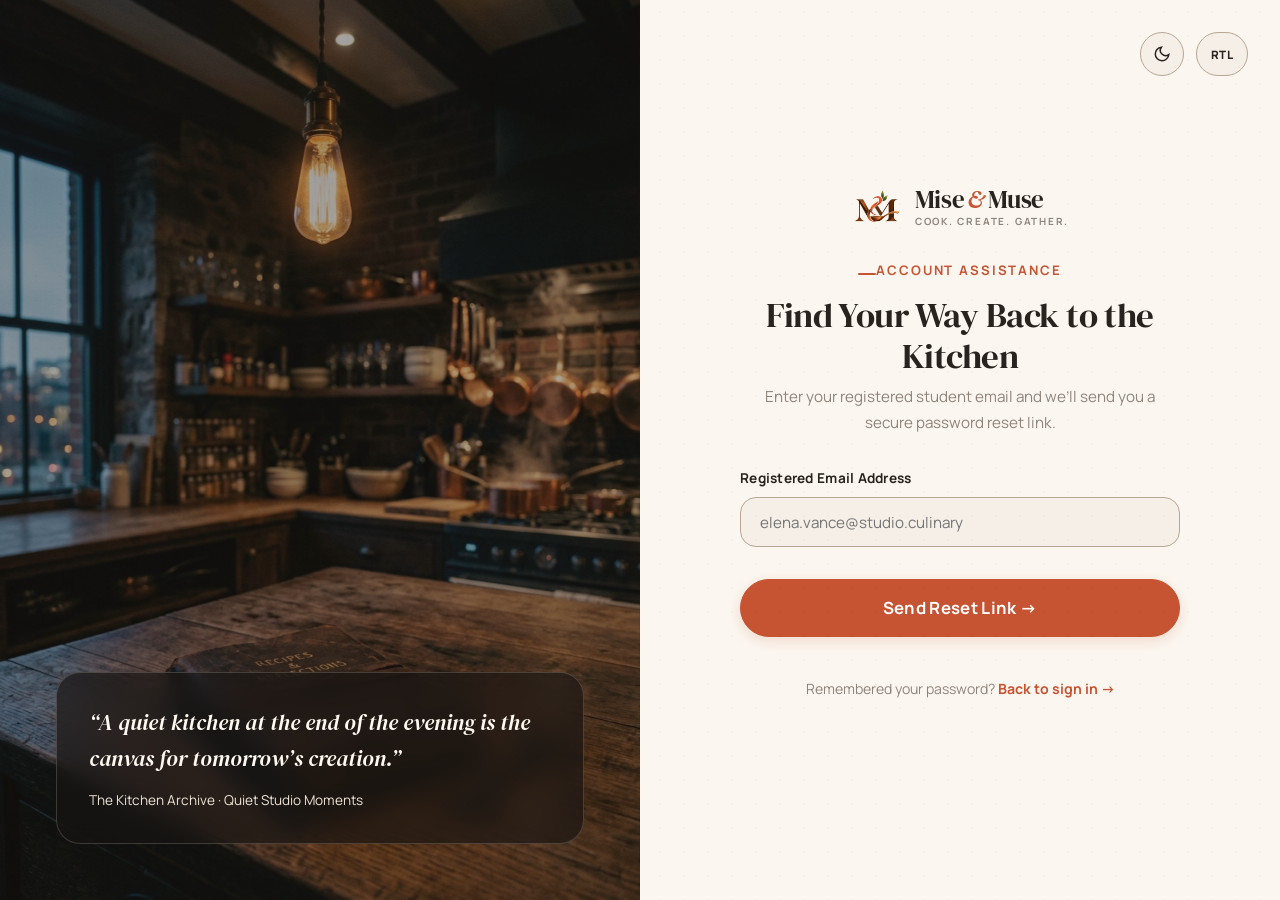
<file: forgot-password.html>
<!DOCTYPE html>
<html lang="en" dir="ltr" data-theme="light">
<head>
  <meta charset="UTF-8">
  <meta name="viewport" content="width=device-width, initial-scale=1.0">
  <title>Reset Password | Mise & Muse Culinary Studio</title>
  <!-- Favicon / Browser Icon -->
  <link rel="icon" type="image/png" href="assets/logo.png">
  <link rel="apple-touch-icon" href="assets/logo.png">

  <link rel="stylesheet" href="css/main.css">
  <link rel="stylesheet" href="css/header.css">
  <link rel="stylesheet" href="css/buttons.css">
  <link rel="stylesheet" href="css/forms.css">
  <link rel="stylesheet" href="css/dark-theme.css">
  <link rel="stylesheet" href="css/rtl.css">
  <link rel="stylesheet" href="css/responsive.css">
</head>
<body class="texture-grain">

  <div class="auth-page-wrap">
    <!-- Visual Image Pane: Culinary studio after completed workshop with clean prep station, folded apron, closed notebook, calm lighting -->
    <div class="auth-media-pane">
      <img src="assets/forgot-password-hero.jpg" alt="Calm evening culinary studio kitchen with antique recipe journal, brass key, and warm pendant light" class="auth-bg-img">

      <div class="auth-quote-box">
        <p class="auth-quote-text">“A quiet kitchen at the end of the evening is the canvas for tomorrow’s creation.”</p>
        <div style="font-size:0.85rem; color:var(--oat);">The Kitchen Archive · Quiet Studio Moments</div>
      </div>
    </div>

    <!-- Form Pane -->
    <div class="auth-form-pane">
      <div class="auth-card-inner">
        <div class="auth-logo-row">
          <a href="index.html" class="brand-logo" aria-label="Mise & Muse — Cook. Create. Gather. — Home">
            <img src="assets/logo.png" alt="Mise & Muse" class="brand-logo-img">
            <span class="brand-text">
              <span class="brand-name">Mise <span class="brand-amp">&amp;</span> Muse</span>
              <span class="brand-tagline">Cook. Create. Gather.</span>
            </span>
          </a>
        </div>

        <div class="auth-header">
          <span class="section-eyebrow" style="display:block;">Account Assistance</span>
          <h1 style="font-size:2.2rem; margin-bottom:0.5rem;">Find Your Way Back to the Kitchen</h1>
          <p style="color:var(--body-muted); font-size:0.95rem;">Enter your registered student email and we’ll send you a secure password reset link.</p>
        </div>

        <form id="forgotPasswordForm">
          <div class="form-group">
            <label class="form-label" for="resetEmail">Registered Email Address</label>
            <input type="email" class="form-control" id="resetEmail" placeholder="elena.vance@studio.culinary" required>
          </div>

          <button type="submit" class="btn btn-primary btn-lg" style="width:100%; margin-top:0.75rem;">
            Send Reset Link →
          </button>
        </form>

        <p style="text-align:center; font-size:0.88rem; color:var(--body-muted); margin-top:2.5rem;">
          Remembered your password? <a href="login.html" style="color:var(--primary); font-weight:700;">Back to sign in →</a>
        </p>
      </div>
    </div>
  </div>

  <script src="js/state.js"></script>
  <script src="js/navigation.js"></script>
  <script src="js/main.js"></script>
  <script>
    document.getElementById('forgotPasswordForm').addEventListener('submit', (e) => {
      e.preventDefault();
      const email = document.getElementById('resetEmail').value;
      alert(`Instructions to reset your password have been sent to ${email}.`);
      window.location.href = 'login.html';
    });
  </script>
</body>
</html>
</file>
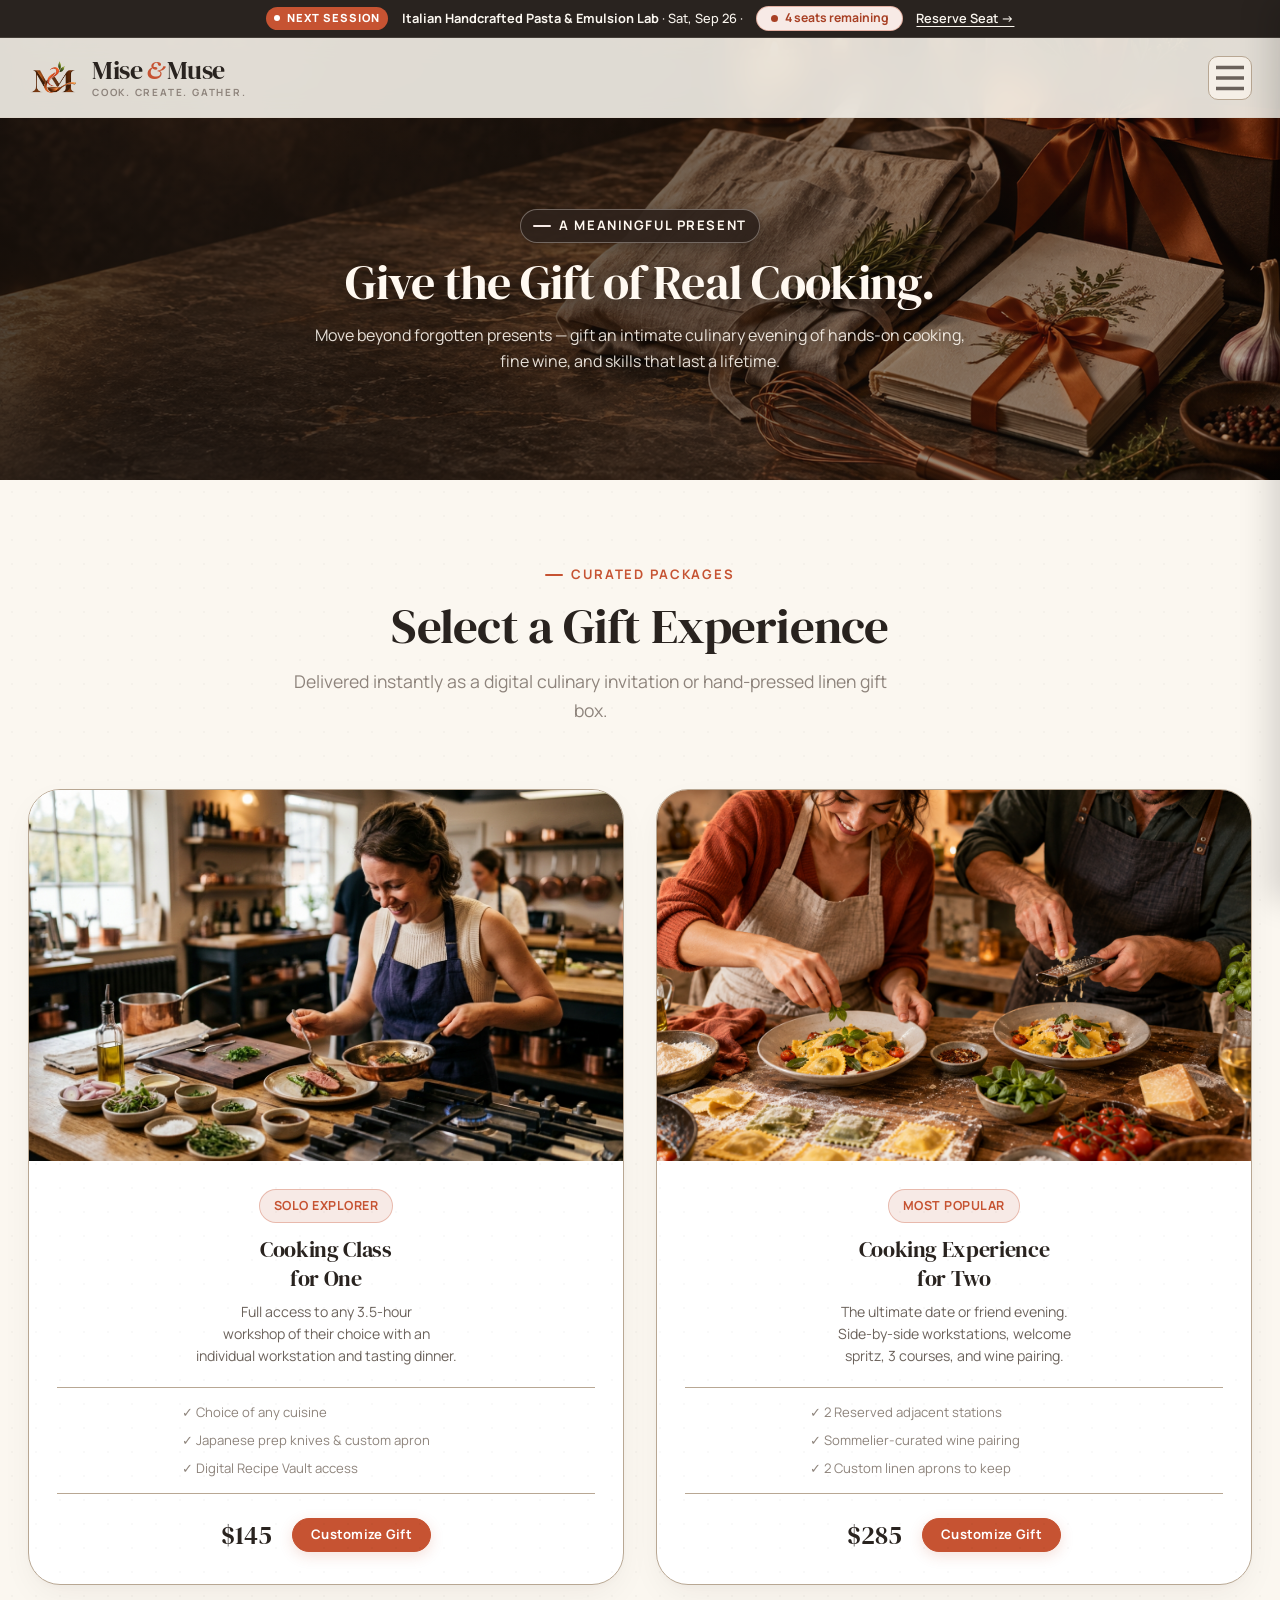
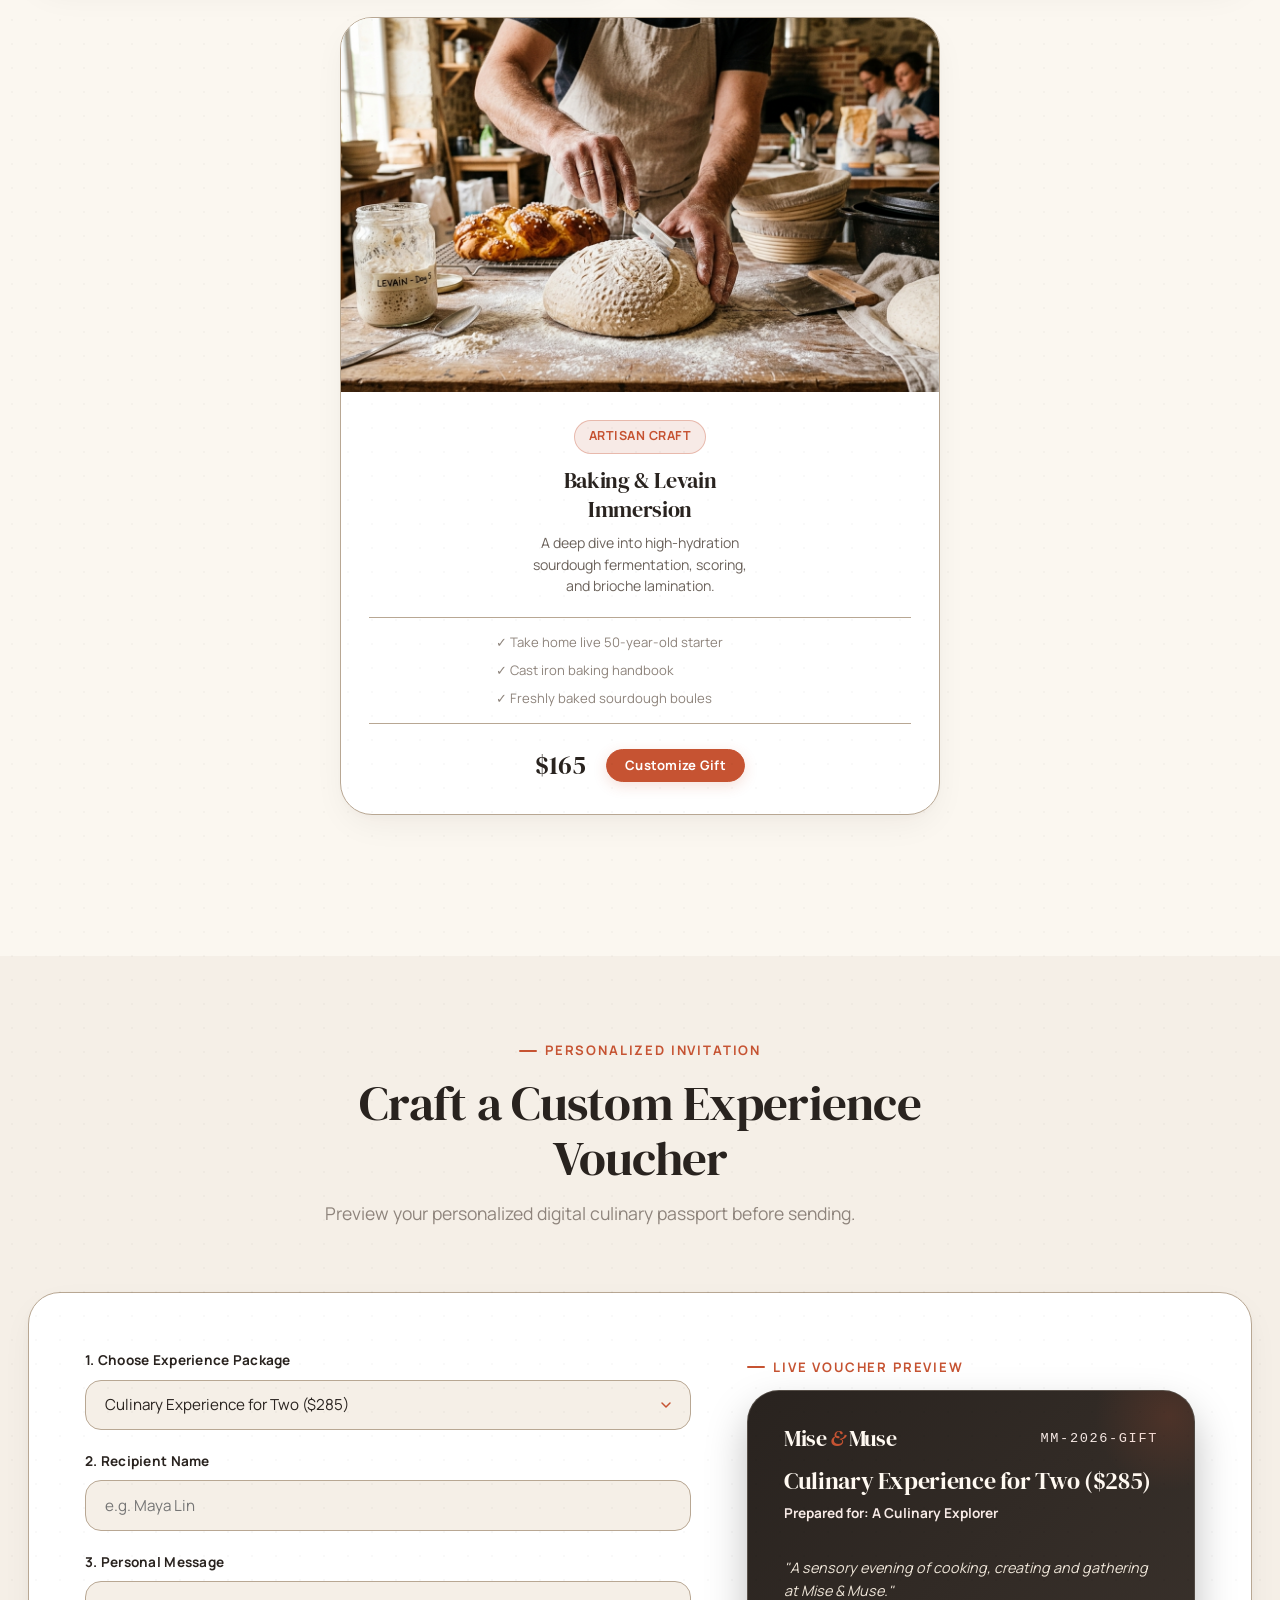
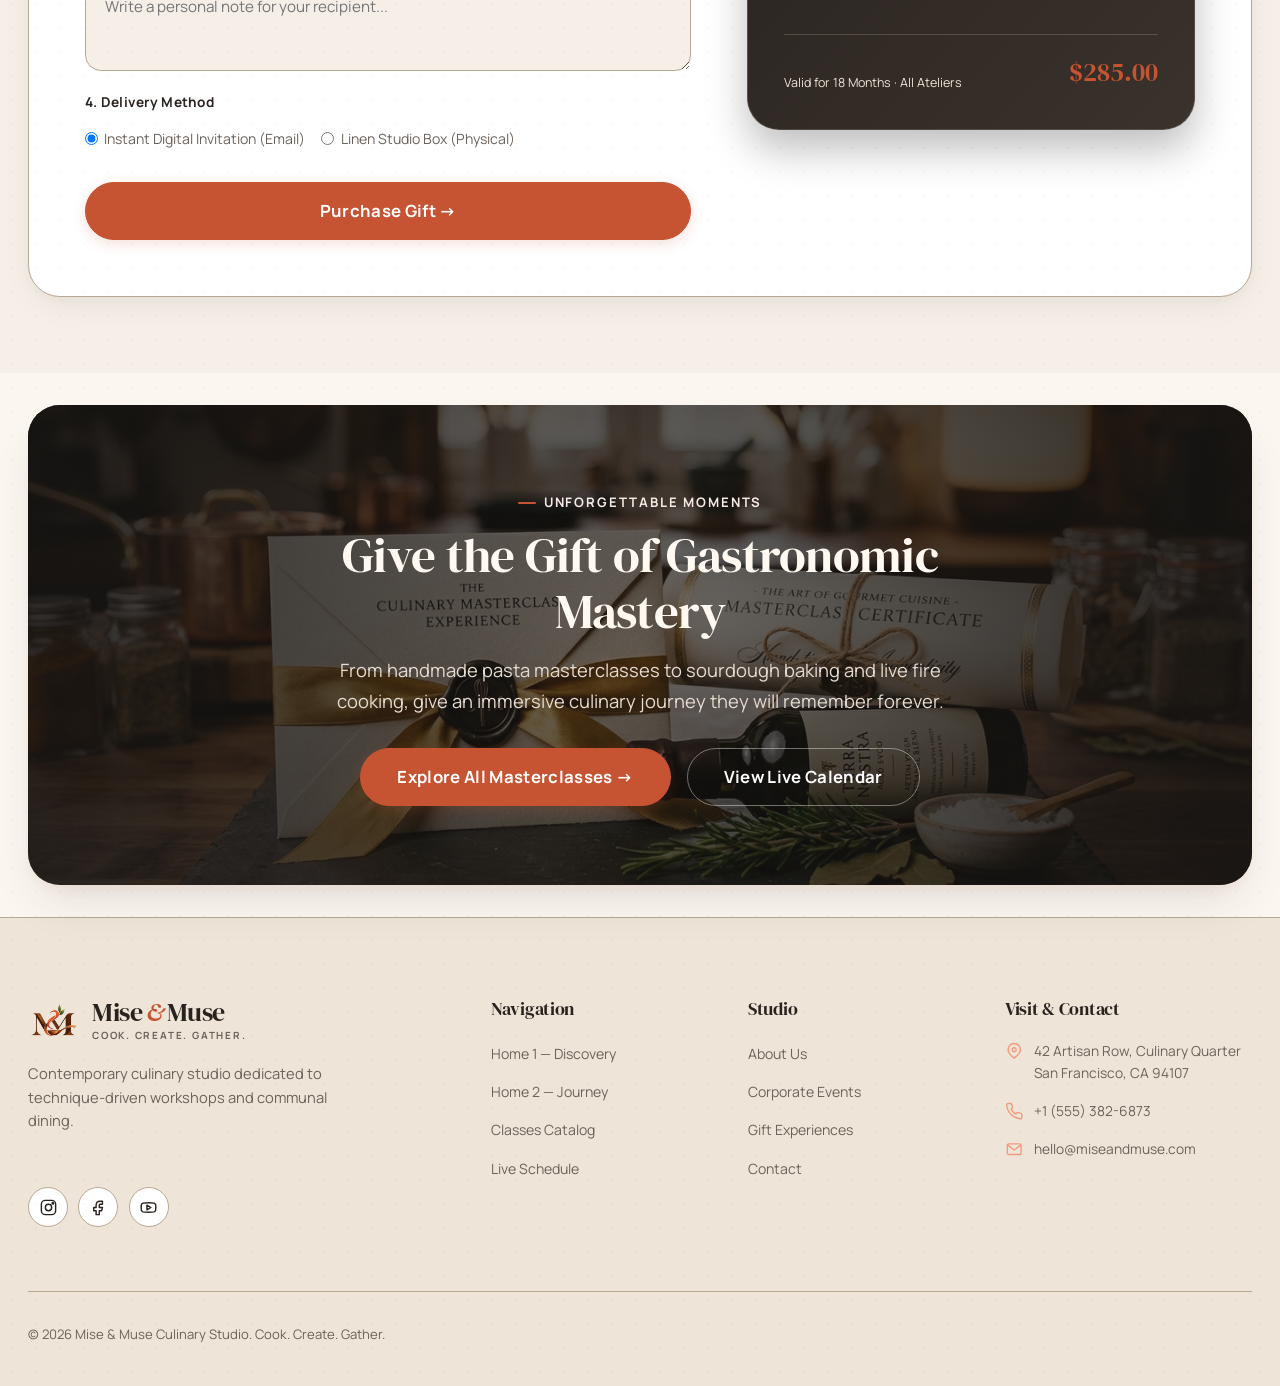
<file: gift-experiences.html>
<!DOCTYPE html>
<html lang="en" dir="ltr" data-theme="light">
<head>
  <meta charset="UTF-8">
  <meta name="viewport" content="width=device-width, initial-scale=1.0">
  <title>Gift an Experience | Mise & Muse Culinary Studio</title>
  <!-- Favicon / Browser Icon -->
  <link rel="icon" type="image/png" href="assets/logo.png">
  <link rel="apple-touch-icon" href="assets/logo.png">

  <link rel="stylesheet" href="css/main.css">
  <link rel="stylesheet" href="css/header.css">
  <link rel="stylesheet" href="css/buttons.css">
  <link rel="stylesheet" href="css/editorial.css?v=4">
  <link rel="stylesheet" href="css/gift.css?v=4">
  <link rel="stylesheet" href="css/booking.css">
  <link rel="stylesheet" href="css/forms.css">
  <link rel="stylesheet" href="css/footer.css">
  <link rel="stylesheet" href="css/dark-theme.css">
  <link rel="stylesheet" href="css/rtl.css">
  <link rel="stylesheet" href="css/responsive.css">
</head>
<body class="texture-grain">

  <!-- Live Top Strip -->
  <div class="live-cooking-strip" id="liveCookingStrip">
    <div class="live-strip-content">
      <span class="live-indicator"><span class="live-pulse"></span> Next Session</span>
      <span>Italian Pasta Lab · Saturday · 4 seats remaining</span>
      <a href="classes.html" class="live-strip-link">Reserve Seat →</a>
    </div>
  </div>

  <!-- Sticky Header -->
  <header class="site-header">
    <div class="container header-container">
      <a href="index.html" class="brand-logo" aria-label="Mise & Muse — Cook. Create. Gather. — Home">
        <img src="assets/logo.png" alt="Mise & Muse" class="brand-logo-img">
        <span class="brand-text">
          <span class="brand-name">Mise <span class="brand-amp">&amp;</span> Muse</span>
          <span class="brand-tagline">Cook. Create. Gather.</span>
        </span>
      </a>

      <nav class="main-nav">
        <a href="index.html" class="nav-link">Home 1</a>
        <a href="home-journey.html" class="nav-link">Home 2</a>
        <a href="about.html" class="nav-link">About</a>
        <a href="classes.html" class="nav-link">Classes</a>
        <a href="schedule.html" class="nav-link">Schedule</a>
        <a href="gift-experiences.html" class="nav-link active">Gift Experiences</a>
        <a href="corporate-events.html" class="nav-link">Corporate</a>
        <a href="contact.html" class="nav-link">Contact</a>
      </nav>

      <div class="header-actions">
        <a href="dashboard.html" class="btn btn-primary btn-sm">Dashboard</a>
        <a href="login.html" class="btn btn-outline btn-xs" style="display:none; @media(min-width:768px){display:inline-flex;}">Student Login</a>
        
        <button class="control-btn theme-toggle-btn" aria-label="Toggle Theme"><svg viewBox="0 0 24 24" fill="none" stroke="currentColor" stroke-width="2"><path d="M21 12.79A9 9 0 1 1 11.21 3 7 7 0 0 0 21 12.79z"></path></svg></button>
        <button class="control-btn rtl-toggle-btn" aria-label="Toggle RTL"><svg viewBox="0 0 24 24" fill="none" stroke="currentColor" stroke-width="2"><polyline points="16 3 21 3 21 8"></polyline><line x1="4" y1="20" x2="21" y2="3"></line><polyline points="21 16 21 21 16 21"></polyline><line x1="15" y1="15" x2="21" y2="21"></line><line x1="4" y1="4" x2="9" y2="9"></line></svg></button>
        <button class="mobile-toggle"><span></span><span></span><span></span></button>
      </div>
    </div>
  </header>

  <!-- Mobile Drawer -->
  <div class="drawer-backdrop"></div>
  <div class="mobile-drawer">
    <div>
      <div class="drawer-header">
        <a href="index.html" class="brand-logo" aria-label="Mise & Muse — Cook. Create. Gather. — Home">
          <img src="assets/logo.png" alt="Mise & Muse" class="brand-logo-img">
          <span class="brand-text">
            <span class="brand-name">Mise <span class="brand-amp">&amp;</span> Muse</span>
            <span class="brand-tagline">Cook. Create. Gather.</span>
          </span>
        </a>
      </div>
      <nav class="drawer-nav">
        <a href="index.html" class="nav-link">Home 1</a>
        <a href="home-journey.html" class="nav-link">Home 2</a>
        <a href="about.html" class="nav-link">About Our Kitchen</a>
        <a href="classes.html" class="nav-link">Classes & Workshops</a>
        <a href="schedule.html" class="nav-link">Schedule</a>
        <a href="gift-experiences.html" class="nav-link active">Gift Experiences</a>
        <a href="corporate-events.html" class="nav-link">Corporate Events</a>
        <a href="contact.html" class="nav-link">Contact</a>
        <a href="dashboard.html" class="nav-link" style="color:var(--primary); font-weight:700;">My Kitchen Portal</a>
      </nav>
    </div>
  </div>

  <main>
    <!-- HERO SECTION -->
    <section class="section-hero section bg-surface banner-hero banner-hero-page" style="--banner-image: url('../assets/banners/gift-hero-v2.png');">
      <div class="container">
        <div class="banner-hero-copy">
          <span class="section-eyebrow">A Meaningful Present</span>
          <h1>Give the Gift of Real Cooking.</h1>
          <p class="lead">
            Move beyond forgotten presents — gift an intimate culinary evening of hands-on cooking, fine wine, and skills that last a lifetime.
          </p>
        </div>
      </div>
    </section>

    <!-- 01: CURATED GIFT PACKAGES -->
    <section class="section">
      <div class="container">
        <div class="section-header text-center">
          <span class="section-eyebrow">Curated Packages</span>
          <h2>Select a Gift Experience</h2>
          <p class="section-subtitle">Delivered instantly as a digital culinary invitation or hand-pressed linen gift box.</p>
        </div>

        <div class="gift-packages-grid">
          <!-- Package 1 -->
          <article class="gift-card">
            <div class="gift-card-media">
              <img src="images/gifts/gift-solo-explorer.jpg" alt="Solo Explorer Cooking Class for One" class="gift-card-img" loading="lazy">
            </div>
            <div class="gift-card-body">
              <span class="badge badge-primary" style="margin-bottom:0.75rem;">Solo Explorer</span>
              <h3 class="gift-card-title"><span>Cooking Class</span><span>for One</span></h3>
              <p class="gift-card-desc"><span>Full access to any 3.5-hour</span><span>workshop of their choice with an</span><span>individual workstation and tasting dinner.</span></p>
              <div class="gift-card-features">
                <span>✓ Choice of any cuisine</span>
                <span>✓ Japanese prep knives & custom apron</span>
                <span>✓ Digital Recipe Vault access</span>
              </div>
              <div style="display:flex; justify-content:space-between; align-items:center; margin-top:auto;">
                <span style="font-family:var(--font-serif); font-size:1.6rem; color:var(--text-main);">$145</span>
                <a href="#giftCustomizer" class="btn btn-primary btn-sm">Customize Gift</a>
              </div>
            </div>
          </article>

          <!-- Package 2 -->
          <article class="gift-card">
            <div class="gift-card-media">
              <img src="assets/banners/gift-grid-two-v2.png" alt="Two guests plating handmade ravioli together" class="gift-card-img" loading="lazy">
            </div>
            <div class="gift-card-body">
              <span class="badge badge-primary" style="margin-bottom:0.75rem;">Most Popular</span>
              <h3 class="gift-card-title"><span>Cooking Experience</span><span>for Two</span></h3>
              <p class="gift-card-desc"><span>The ultimate date or friend evening.</span><span>Side-by-side workstations, welcome</span><span>spritz, 3 courses, and wine pairing.</span></p>
              <div class="gift-card-features">
                <span>✓ 2 Reserved adjacent stations</span>
                <span>✓ Sommelier-curated wine pairing</span>
                <span>✓ 2 Custom linen aprons to keep</span>
              </div>
              <div style="display:flex; justify-content:space-between; align-items:center; margin-top:auto;">
                <span style="font-family:var(--font-serif); font-size:1.6rem; color:var(--text-main);">$285</span>
                <a href="#giftCustomizer" class="btn btn-primary btn-sm">Customize Gift</a>
              </div>
            </div>
          </article>

          <!-- Package 3 -->
          <article class="gift-card">
            <div class="gift-card-media">
              <img src="images/gifts/gift-artisan-craft.jpg" alt="Artisan Craft Baking and Levain Immersion" class="gift-card-img" loading="lazy">
            </div>
            <div class="gift-card-body">
              <span class="badge badge-espresso" style="margin-bottom:0.75rem;">Artisan Craft</span>
              <h3 class="gift-card-title"><span>Baking &amp; Levain</span><span>Immersion</span></h3>
              <p class="gift-card-desc"><span>A deep dive into high-hydration</span><span>sourdough fermentation, scoring,</span><span>and brioche lamination.</span></p>
              <div class="gift-card-features">
                <span>✓ Take home live 50-year-old starter</span>
                <span>✓ Cast iron baking handbook</span>
                <span>✓ Freshly baked sourdough boules</span>
              </div>
              <div style="display:flex; justify-content:space-between; align-items:center; margin-top:auto;">
                <span style="font-family:var(--font-serif); font-size:1.6rem; color:var(--text-main);">$165</span>
                <a href="#giftCustomizer" class="btn btn-primary btn-sm">Customize Gift</a>
              </div>
            </div>
          </article>
        </div>
      </div>
    </section>

    <!-- 02: INTERACTIVE GIFT CARD BUILDER WIZARD -->
    <section class="section bg-surface" id="giftCustomizer">
      <div class="container">
        <div class="section-header text-center">
          <span class="section-eyebrow">Personalized Invitation</span>
          <h2>Craft a Custom Experience Voucher</h2>
          <p class="section-subtitle">Preview your personalized digital culinary passport before sending.</p>
        </div>

        <div class="gift-builder-container">
          <div class="gift-builder-layout">
            <!-- Builder Form Controls -->
            <form id="giftBuilderForm">
              <div class="form-group">
                <label class="form-label">1. Choose Experience Package</label>
                <select class="form-control" id="giftExperienceSelect">
                  <option value="single" data-price="145">Cooking Class for One ($145)</option>
                  <option value="pair" data-price="285" selected>Culinary Experience for Two ($285)</option>
                  <option value="baking" data-price="165">Baking & Levain Masterclass ($165)</option>
                  <option value="custom-voucher" data-price="200">Flexible Value Culinary Credit ($200)</option>
                </select>
              </div>

              <div class="form-group">
                <label class="form-label">2. Recipient Name</label>
                <input type="text" class="form-control" id="giftRecipientName" placeholder="e.g. Maya Lin" required>
              </div>

              <div class="form-group">
                <label class="form-label">3. Personal Message</label>
                <textarea class="form-control" id="giftMessageInput" placeholder="Write a personal note for your recipient..." style="min-height:90px;"></textarea>
              </div>

              <div class="form-group">
                <label class="form-label">4. Delivery Method</label>
                <div class="gift-delivery-options" style="display:flex; gap:1rem; margin-top:0.35rem;">
                  <label style="display:flex; align-items:center; gap:0.4rem; font-size:0.88rem; cursor:pointer;">
                    <input type="radio" name="deliveryMethod" value="email" checked> Instant Digital Invitation (Email)
                  </label>
                  <label style="display:flex; align-items:center; gap:0.4rem; font-size:0.88rem; cursor:pointer;">
                    <input type="radio" name="deliveryMethod" value="box"> Linen Studio Box (Physical)
                  </label>
                </div>
              </div>

              <div style="margin-top:2rem;">
                <button type="submit" class="btn btn-primary btn-lg" style="width:100%;">
                  Purchase Gift →
                </button>
              </div>
            </form>

            <!-- LIVE DIGITAL VOUCHER PREVIEW -->
            <div>
              <span class="section-eyebrow" style="margin-bottom:0.75rem;">Live Voucher Preview</span>
              <div class="gift-card-preview-wrap">
                <div>
                  <div class="gift-preview-header" style="display:flex; justify-content:space-between; align-items:center;">
                    <span class="brand-name" style="color:#FFF9F1; font-size:1.4rem;">Mise <span style="color:var(--primary); font-style:italic;">&</span> Muse</span>
                    <span class="preview-voucher-code">MM-2026-GIFT</span>
                  </div>
                  <h3 class="preview-title" id="giftPreviewTitle">Culinary Experience for Two</h3>
                  <div style="font-size:0.85rem; color:var(--primary-light); font-weight:700;" id="giftPreviewRecipient">
                    Prepared for: A Culinary Explorer
                  </div>
                </div>

                <div class="preview-custom-msg" id="giftPreviewMsg">
                  "A sensory evening of cooking, creating and gathering at Mise & Muse."
                </div>

                <div class="gift-preview-footer" style="display:flex; justify-content:space-between; align-items:flex-end; border-top:1px solid rgba(222,213,201,0.2); padding-top:1rem;">
                  <span style="font-size:0.78rem; color:var(--oat);">Valid for 18 Months · All Ateliers</span>
                  <span style="font-family:var(--font-serif); font-size:1.6rem; color:var(--primary);" id="giftPreviewAmount">$285.00</span>
                </div>
              </div>
            </div>
          </div>
        </div>
      </div>
    </section>

    <!-- CTA BANNER -->
    <section class="container">
      <div class="cta-banner-full" role="img" aria-label="Mise and Muse culinary masterclass table celebration" style="background-image: url('assets/banners/gift-cta.jpg'); --banner-image: url('assets/banners/gift-cta.jpg');">
        <div class="cta-overlay"></div>
        <div class="cta-content">
          <span class="section-eyebrow" style="color:var(--primary-light);">Unforgettable Moments</span>
          <h2>Give the Gift of Gastronomic Mastery</h2>
          <p>From handmade pasta masterclasses to sourdough baking and live fire cooking, give an immersive culinary journey they will remember forever.</p>
          <div style="display:flex; justify-content:center; gap:1rem; flex-wrap:wrap;">
            <a href="classes.html" class="btn btn-primary btn-lg">Explore All Masterclasses →</a>
            <a href="schedule.html" class="btn btn-outline-white btn-lg">View Live Calendar</a>
          </div>
        </div>
      </div>
    </section>
  </main>

  <footer class="site-footer">
    <div class="container">
      <div class="footer-grid">
        <div class="footer-brand-col">
          <a href="index.html" class="footer-brand-name brand-logo" aria-label="Mise & Muse — Cook. Create. Gather. — Home">
            <img src="assets/logo.png" alt="Mise & Muse" class="brand-logo-img">
            <span class="brand-text">
              <span class="brand-name">Mise <span class="brand-amp">&amp;</span> Muse</span>
              <span class="brand-tagline">Cook. Create. Gather.</span>
            </span>
          </a>
          <p class="footer-desc">Contemporary culinary studio dedicated to technique-driven workshops and communal dining.</p>
        </div>
        <div>
          <h4 class="footer-nav-title">Navigation</h4>
          <ul class="footer-nav-list">
            <li><a href="index.html">Home 1</a></li>
            <li><a href="classes.html">All Classes</a></li>
            <li><a href="schedule.html">Live Calendar</a></li>
          </ul>
        </div>
        <div>
          <h4 class="footer-nav-title">Studio</h4>
          <ul class="footer-nav-list">
            <li><a href="about.html">About Us</a></li>
            <li><a href="corporate-events.html">Corporate Events</a></li>
            <li><a href="gift-experiences.html">Gift Experiences</a></li>
          </ul>
        </div>
        <div>
          <h4 class="footer-nav-title">Portal</h4>
          <ul class="footer-nav-list">
            <li><a href="login.html">Login</a></li>
          </ul>
        </div>
      </div>
      <div class="footer-bottom">
        <div>&copy; 2026 Mise & Muse Culinary Studio. Cook. Create. Gather.</div>
      </div>
    </div>
  </footer>

  <script src="js/state.js"></script>
  <script src="js/navigation.js"></script>
  <script src="js/booking-modal.js"></script>
  <script src="js/gift.js"></script>
  <script src="js/main.js"></script>
</body>
</html>
</file>
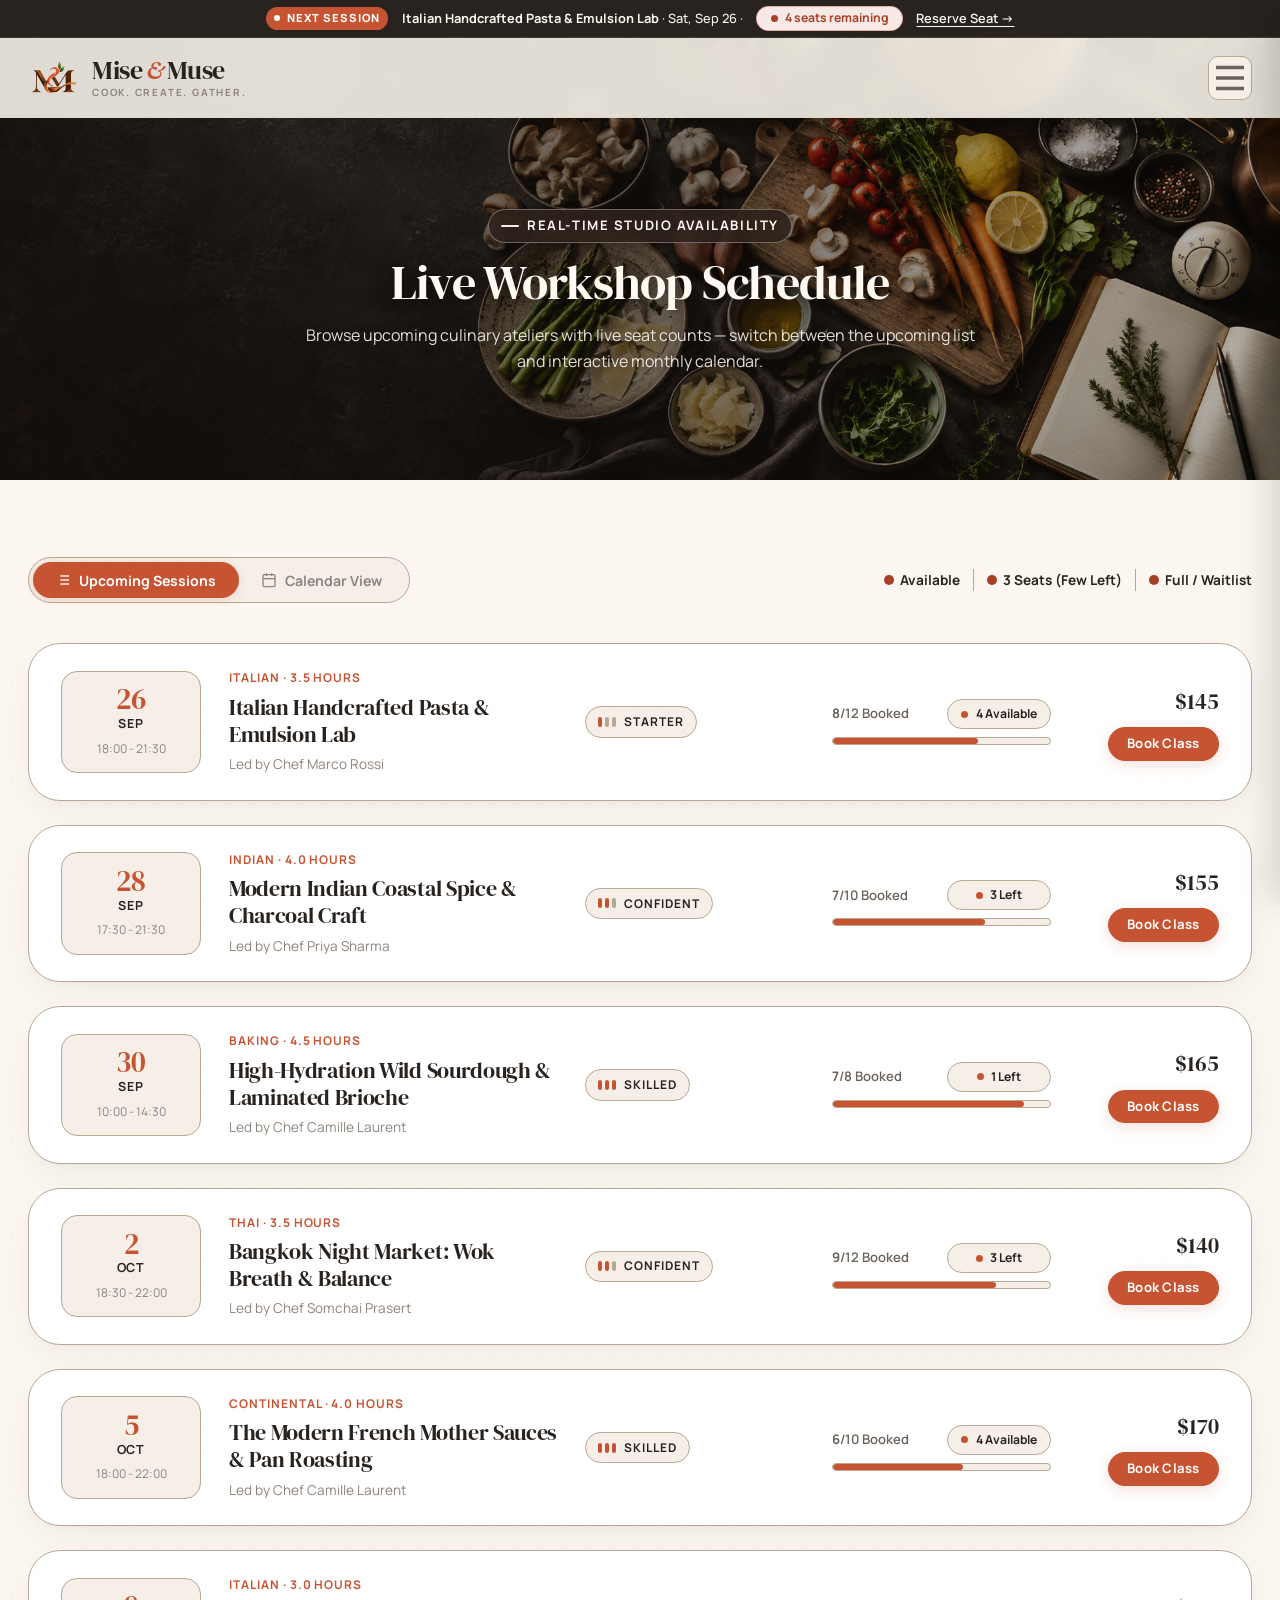
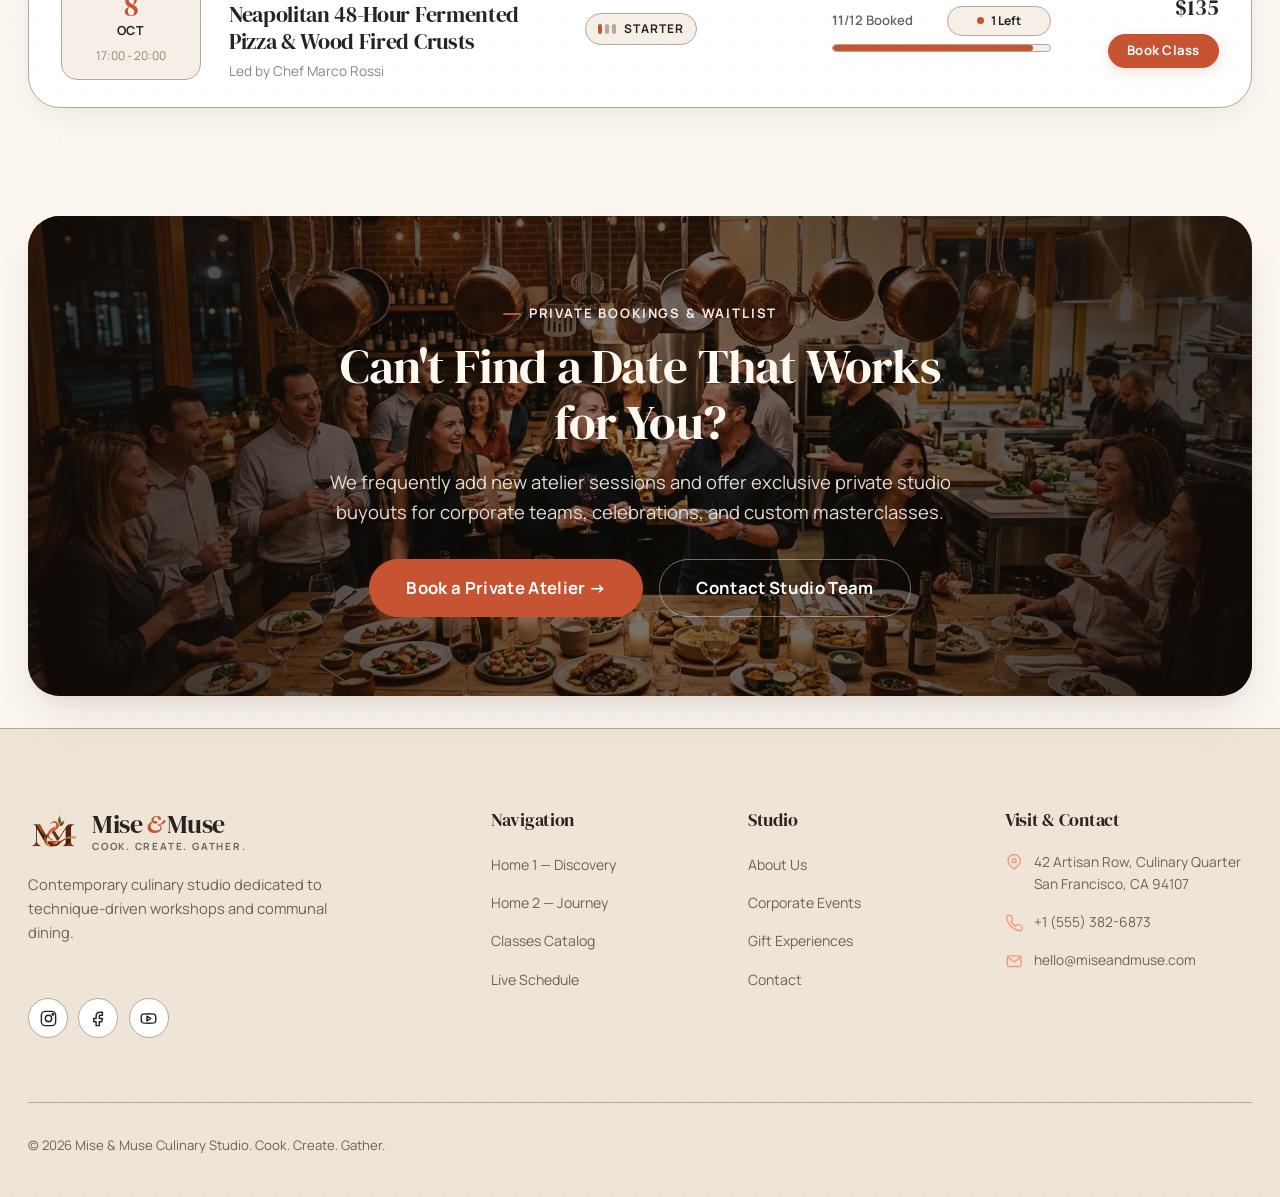
<file: schedule.html>
<!DOCTYPE html>
<html lang="en" dir="ltr" data-theme="light">
<head>
  <meta charset="UTF-8">
  <meta name="viewport" content="width=device-width, initial-scale=1.0">
  <title>Live Workshop Schedule & Calendar | Mise & Muse</title>
  <!-- Favicon / Browser Icon -->
  <link rel="icon" type="image/png" href="assets/logo.png">
  <link rel="apple-touch-icon" href="assets/logo.png">

  <link rel="stylesheet" href="css/main.css">
  <link rel="stylesheet" href="css/header.css">
  <link rel="stylesheet" href="css/buttons.css">
  <link rel="stylesheet" href="css/editorial.css?v=4">
  <link rel="stylesheet" href="css/classes.css?v=2">
  <link rel="stylesheet" href="css/schedule.css">
  <link rel="stylesheet" href="css/booking.css">
  <link rel="stylesheet" href="css/footer.css">
  <link rel="stylesheet" href="css/dark-theme.css">
  <link rel="stylesheet" href="css/rtl.css">
  <link rel="stylesheet" href="css/responsive.css">
</head>
<body class="texture-grain">

  <!-- Live Top Strip -->
  <div class="live-cooking-strip" id="liveCookingStrip">
    <div class="live-strip-content">
      <span class="live-indicator"><span class="live-pulse"></span> Next Session</span>
      <span>Italian Pasta Lab · Saturday · 4 seats remaining</span>
      <a href="classes.html" class="live-strip-link">Reserve Seat →</a>
    </div>
  </div>

  <!-- Sticky Header -->
  <header class="site-header">
    <div class="container header-container">
      <a href="index.html" class="brand-logo" aria-label="Mise & Muse — Cook. Create. Gather. — Home">
        <img src="assets/logo.png" alt="Mise & Muse" class="brand-logo-img">
        <span class="brand-text">
          <span class="brand-name">Mise <span class="brand-amp">&amp;</span> Muse</span>
          <span class="brand-tagline">Cook. Create. Gather.</span>
        </span>
      </a>

      <nav class="main-nav">
        <a href="index.html" class="nav-link">Home 1</a>
        <a href="home-journey.html" class="nav-link">Home 2</a>
        <a href="about.html" class="nav-link">About</a>
        <a href="classes.html" class="nav-link">Classes</a>
        <a href="schedule.html" class="nav-link active">Schedule</a>
        <a href="gift-experiences.html" class="nav-link">Gift Experiences</a>
        <a href="corporate-events.html" class="nav-link">Corporate</a>
        <a href="contact.html" class="nav-link">Contact</a>
      </nav>

      <div class="header-actions">
        <a href="dashboard.html" class="btn btn-primary btn-sm">Dashboard</a>
        <a href="login.html" class="btn btn-outline btn-xs" style="display:none; @media(min-width:768px){display:inline-flex;}">Student Login</a>
        
        <button class="control-btn theme-toggle-btn" aria-label="Toggle Theme"><svg viewBox="0 0 24 24" fill="none" stroke="currentColor" stroke-width="2"><path d="M21 12.79A9 9 0 1 1 11.21 3 7 7 0 0 0 21 12.79z"></path></svg></button>
        <button class="control-btn rtl-toggle-btn" aria-label="Toggle RTL"><svg viewBox="0 0 24 24" fill="none" stroke="currentColor" stroke-width="2"><polyline points="16 3 21 3 21 8"></polyline><line x1="4" y1="20" x2="21" y2="3"></line><polyline points="21 16 21 21 16 21"></polyline><line x1="15" y1="15" x2="21" y2="21"></line><line x1="4" y1="4" x2="9" y2="9"></line></svg></button>
        <button class="mobile-toggle"><span></span><span></span><span></span></button>
      </div>
    </div>
  </header>

  <!-- Mobile Drawer -->
  <div class="drawer-backdrop"></div>
  <div class="mobile-drawer">
    <div>
      <div class="drawer-header">
        <a href="index.html" class="brand-logo" aria-label="Mise & Muse — Cook. Create. Gather. — Home">
          <img src="assets/logo.png" alt="Mise & Muse" class="brand-logo-img">
          <span class="brand-text">
            <span class="brand-name">Mise <span class="brand-amp">&amp;</span> Muse</span>
            <span class="brand-tagline">Cook. Create. Gather.</span>
          </span>
        </a>
      </div>
      <nav class="drawer-nav">
        <a href="index.html" class="nav-link">Home 1 — Discovery</a>
        <a href="home-journey.html" class="nav-link">Home 2 — Journey</a>
        <a href="about.html" class="nav-link">About Our Kitchen</a>
        <a href="classes.html" class="nav-link">Classes & Workshops</a>
        <a href="schedule.html" class="nav-link active">Live Schedule</a>
        <a href="gift-experiences.html" class="nav-link">Gift Experiences</a>
        <a href="corporate-events.html" class="nav-link">Corporate Events</a>
        <a href="contact.html" class="nav-link">Contact</a>
        <a href="dashboard.html" class="nav-link" style="color:var(--primary); font-weight:700;">My Kitchen Portal</a>
      </nav>
    </div>
  </div>

  <main>
    <section class="section-hero section bg-surface banner-hero banner-hero-page" style="--banner-image: url('../assets/banners/schedule-hero-v2.png');">
      <div class="container">
        <div class="banner-hero-copy">
          <span class="section-eyebrow">Real-Time Studio Availability</span>
          <h1>Live Workshop Schedule</h1>
          <p class="lead">
            Browse upcoming culinary ateliers with live seat counts — switch between the upcoming list and interactive monthly calendar.
          </p>
        </div>
      </div>
    </section>

    <section class="section schedule-workspace">
      <div class="container">

        <!-- VIEW TOGGLE & CONTROLS -->
        <div class="schedule-controls">
          <div class="view-toggle-wrap">
            <button class="view-toggle-btn active" id="btnViewList">
              <svg width="16" height="16" viewBox="0 0 24 24" fill="none" stroke="currentColor" stroke-width="2"><line x1="8" y1="6" x2="21" y2="6"></line><line x1="8" y1="12" x2="21" y2="12"></line><line x1="8" y1="18" x2="21" y2="18"></line><line x1="3" y1="6" x2="3.01" y2="6"></line><line x1="3" y1="12" x2="3.01" y2="12"></line><line x1="3" y1="18" x2="3.01" y2="18"></line></svg>
              Upcoming Sessions
            </button>
            <button class="view-toggle-btn" id="btnViewCalendar">
              <svg width="16" height="16" viewBox="0 0 24 24" fill="none" stroke="currentColor" stroke-width="2"><rect x="3" y="4" width="18" height="18" rx="2" ry="2"></rect><line x1="16" y1="2" x2="16" y2="6"></line><line x1="8" y1="2" x2="8" y2="6"></line><line x1="3" y1="10" x2="21" y2="10"></line></svg>
              Calendar View
            </button>
          </div>

          <div class="schedule-status-legend" aria-label="Session availability legend">
            <span class="status-key available"><strong>Available</strong></span>
            <span class="status-key few"><strong>3 Seats (Few Left)</strong></span>
            <span class="status-key full"><strong>Full / Waitlist</strong></span>
          </div>
        </div>

        <!-- 01: UPCOMING SESSIONS LIST VIEW -->
        <div class="sessions-list-wrap" id="scheduleSessionsList">
          <!-- Populated by schedule.js -->
        </div>

        <!-- 02: CALENDAR VIEW CONTAINER (HIDDEN INITIALLY) -->
        <div class="calendar-view-container" id="scheduleCalendarContainer" style="display:none;">
          <div class="calendar-header">
            <div>
              <span class="cal-kicker">Workshop calendar</span>
              <h3 class="cal-month-title">September <span>/ October 2026</span></h3>
              <p class="cal-cycle-summary" id="calendarCycleSummary">6 workshops · Sep 26–Oct 8</p>
            </div>
            <div class="cal-nav-buttons">
              <button class="btn btn-outline btn-xs" onclick="window.showToast('Showing current workshop cycle.')">&larr; Prev Month</button>
              <button class="btn btn-outline btn-xs" onclick="window.showToast('Next month schedule released.')">Next Month →</button>
            </div>
          </div>

          <div class="calendar-days-header">
            <div>Mon</div>
            <div>Tue</div>
            <div>Wed</div>
            <div>Thu</div>
            <div>Fri</div>
            <div>Sat</div>
            <div>Sun</div>
          </div>

          <div class="calendar-days-grid" id="calendarDaysGrid">
            <!-- Sample Day Cells -->
            <div class="cal-day-cell other-month"><span class="cal-day-num">31</span></div>
            <div class="cal-day-cell" data-day="1"><span class="cal-day-num">1</span></div>
            <div class="cal-day-cell" data-day="2"><span class="cal-day-num">2</span></div>
            <div class="cal-day-cell" data-day="3"><span class="cal-day-num">3</span></div>
            <div class="cal-day-cell" data-day="4"><span class="cal-day-num">4</span></div>
            <div class="cal-day-cell" data-day="5"><span class="cal-day-num">5</span></div>
            <div class="cal-day-cell" data-day="6"><span class="cal-day-num">6</span></div>
            
            <div class="cal-day-cell" data-day="7"><span class="cal-day-num">7</span></div>
            <div class="cal-day-cell" data-day="8"><span class="cal-day-num">8</span></div>
            <div class="cal-day-cell" data-day="9"><span class="cal-day-num">9</span></div>
            <div class="cal-day-cell" data-day="10"><span class="cal-day-num">10</span></div>
            <div class="cal-day-cell" data-day="11"><span class="cal-day-num">11</span></div>
            <div class="cal-day-cell" data-day="12"><span class="cal-day-num">12</span></div>
            <div class="cal-day-cell" data-day="13"><span class="cal-day-num">13</span></div>

            <div class="cal-day-cell" data-day="14"><span class="cal-day-num">14</span></div>
            <div class="cal-day-cell" data-day="15"><span class="cal-day-num">15</span></div>
            <div class="cal-day-cell" data-day="16"><span class="cal-day-num">16</span></div>
            <div class="cal-day-cell" data-day="17"><span class="cal-day-num">17</span></div>
            <div class="cal-day-cell" data-day="18"><span class="cal-day-num">18</span></div>
            <div class="cal-day-cell" data-day="19"><span class="cal-day-num">19</span></div>
            <div class="cal-day-cell" data-day="20"><span class="cal-day-num">20</span></div>

            <div class="cal-day-cell" data-day="21"><span class="cal-day-num">21</span></div>
            <div class="cal-day-cell" data-day="22"><span class="cal-day-num">22</span></div>
            <div class="cal-day-cell" data-day="23"><span class="cal-day-num">23</span></div>
            <div class="cal-day-cell" data-day="24"><span class="cal-day-num">24</span></div>
            <div class="cal-day-cell" data-day="25"><span class="cal-day-num">25</span></div>
            <!-- Dynamic Chips injected on day 26, 28, 30, etc. -->
            <div class="cal-day-cell" data-day="26" data-date="2026-09-26">
              <span class="cal-day-num">26</span>
              <div class="cal-chips-container"></div>
            </div>
            <div class="cal-day-cell" data-day="27"><span class="cal-day-num">27</span></div>

            <div class="cal-day-cell" data-day="28" data-date="2026-09-28">
              <span class="cal-day-num">28</span>
              <div class="cal-chips-container"></div>
            </div>
            <div class="cal-day-cell" data-day="29"><span class="cal-day-num">29</span></div>
            <div class="cal-day-cell" data-day="30" data-date="2026-09-30">
              <span class="cal-day-num">30</span>
              <div class="cal-chips-container"></div>
            </div>
            <div class="cal-day-cell" data-day="01"><span class="cal-day-num">1</span></div>
            <div class="cal-day-cell" data-day="02" data-date="2026-10-02">
              <span class="cal-day-num">2</span>
              <div class="cal-chips-container"></div>
            </div>
            <div class="cal-day-cell" data-day="03"><span class="cal-day-num">3</span></div>
            <div class="cal-day-cell" data-day="04"><span class="cal-day-num">4</span></div>

            <div class="cal-day-cell" data-day="05" data-date="2026-10-05"><span class="cal-day-num">5</span></div>
            <div class="cal-day-cell" data-day="06"><span class="cal-day-num">6</span></div>
            <div class="cal-day-cell" data-day="07"><span class="cal-day-num">7</span></div>
            <div class="cal-day-cell" data-day="08" data-date="2026-10-08"><span class="cal-day-num">8</span></div>
            <div class="cal-day-cell" data-day="09"><span class="cal-day-num">9</span></div>
            <div class="cal-day-cell" data-day="10"><span class="cal-day-num">10</span></div>
            <div class="cal-day-cell" data-day="11"><span class="cal-day-num">11</span></div>
          </div>

          <div class="cal-mobile-agenda" id="calendarMobileAgenda" aria-label="Upcoming workshops by date"></div>
        </div>
      </div>
    </section>

    <!-- CTA BANNER -->
    <section class="container">
      <div class="cta-banner-full" role="img" aria-label="Culinary studio evening dinner feast" style="background-image: url('assets/banners/schedule-cta.jpg'); --banner-image: url('assets/banners/schedule-cta.jpg');">
        <div class="cta-overlay"></div>
        <div class="cta-content">
          <span class="section-eyebrow" style="color:var(--primary-light);">Private Bookings & Waitlist</span>
          <h2>Can't Find a Date That Works for You?</h2>
          <p>We frequently add new atelier sessions and offer exclusive private studio buyouts for corporate teams, celebrations, and custom masterclasses.</p>
          <div style="display:flex; justify-content:center; gap:1rem; flex-wrap:wrap;">
            <a href="corporate-events.html" class="btn btn-primary btn-lg">Book a Private Atelier →</a>
            <a href="contact.html" class="btn btn-outline-white btn-lg">Contact Studio Team</a>
          </div>
        </div>
      </div>
    </section>
  </main>

  <footer class="site-footer">
    <div class="container">
      <div class="footer-grid">
        <div class="footer-brand-col">
          <a href="index.html" class="footer-brand-name brand-logo" aria-label="Mise & Muse — Cook. Create. Gather. — Home">
            <img src="assets/logo.png" alt="Mise & Muse" class="brand-logo-img">
            <span class="brand-text">
              <span class="brand-name">Mise <span class="brand-amp">&amp;</span> Muse</span>
              <span class="brand-tagline">Cook. Create. Gather.</span>
            </span>
          </a>
          <p class="footer-desc">Contemporary culinary studio dedicated to technique-driven workshops and communal dining.</p>
        </div>
        <div>
          <h4 class="footer-nav-title">Navigation</h4>
          <ul class="footer-nav-list">
            <li><a href="index.html">Home 1</a></li>
            <li><a href="classes.html">All Classes</a></li>
            <li><a href="schedule.html">Live Calendar</a></li>
          </ul>
        </div>
        <div>
          <h4 class="footer-nav-title">Studio</h4>
          <ul class="footer-nav-list">
            <li><a href="about.html">About Us</a></li>
            <li><a href="corporate-events.html">Corporate Events</a></li>
            <li><a href="gift-experiences.html">Gift Experiences</a></li>
          </ul>
        </div>
        <div>
          <h4 class="footer-nav-title">Portal</h4>
          <ul class="footer-nav-list">
            <li><a href="login.html">Login</a></li>
          </ul>
        </div>
      </div>
      <div class="footer-bottom">
        <div>&copy; 2026 Mise & Muse Culinary Studio. Cook. Create. Gather.</div>
      </div>
    </div>
  </footer>

  <script src="js/state.js"></script>
  <script src="js/navigation.js"></script>
  <script src="js/booking-modal.js"></script>
  <script src="js/schedule.js"></script>
  <script src="js/main.js"></script>
</body>
</html>
</file>
<file: css/main.css>
/* ==========================================================================
   MISE & MUSE - CORE DESIGN SYSTEM & FOUNDATIONS (2026 Editorial)
   ========================================================================== */

@import url('https://fonts.googleapis.com/css2?family=DM+Serif+Display:ital@0;1&family=Manrope:wght@300;400;500;600;700;800&display=swap');

:root {
  /* Brand Color Tokens */
  --primary: #C65332;
  --primary-hover: #A84025;
  --primary-light: #F7EAE6;
  --primary-glow: rgba(198, 83, 50, 0.18);
  
  --espresso: #29231F;
  --warm-cream: #FBF7F0;
  --oat: #EEE5D8;
  --soft-surface: #F5EFE7;
  --body-text: #6B625B;
  --body-muted: #8E847C;
  --border: #B8A793;
  --border-subtle: #D5C9BA;
  --border-strong: #968470;
  --white: #FFFFFF;

  /* Semantic UI Tokens */
  --bg-main: var(--warm-cream);
  --bg-surface: var(--soft-surface);
  --bg-card: #FFFFFF;
  --bg-subtle: var(--oat);
  --text-main: var(--espresso);
  --text-body: var(--body-text);
  --border-color: var(--border);
  --card-shadow: 0 12px 36px -8px rgba(41, 35, 31, 0.07), 0 4px 12px -2px rgba(41, 35, 31, 0.03);
  --card-hover-shadow: 0 24px 48px -12px rgba(41, 35, 31, 0.12), 0 8px 16px -4px rgba(198, 83, 50, 0.08);

  /* Unified brand status tokens: every badge stays within the theme palette. */
  --status-avail-bg: var(--primary-light);
  --status-avail-text: var(--primary-hover);
  --status-few-bg: var(--primary-light);
  --status-few-text: var(--primary-hover);
  --status-full-bg: var(--primary-light);
  --status-full-text: var(--primary-hover);

  /* Typography Tokens */
  --font-serif: 'DM Serif Display', Georgia, serif;
  --font-sans: 'Manrope', -apple-system, BlinkMacSystemFont, 'Segoe UI', Roboto, sans-serif;

  /* Radius */
  --radius-xs: 6px;
  --radius-sm: 10px;
  --radius-md: 16px;
  --radius-lg: 24px;
  --radius-xl: 32px;
  --radius-pill: 9999px;

  /* Transitions */
  --transition-fast: 0.2s cubic-bezier(0.16, 1, 0.3, 1);
  --transition-normal: 0.35s cubic-bezier(0.16, 1, 0.3, 1);
  --transition-slow: 0.6s cubic-bezier(0.16, 1, 0.3, 1);

  /* Header & Navigation Heights */
  --header-height: 80px;
  --live-strip-height: 38px;
}

/* ==========================================================================
   RESET & BASE STYLES
   ========================================================================== */
*, *::before, *::after {
  box-sizing: border-box;
  margin: 0;
  padding: 0;
}

html {
  font-size: 16px;
  scroll-behavior: smooth;
  -webkit-font-smoothing: antialiased;
  -moz-osx-font-smoothing: grayscale;
}

body {
  font-family: var(--font-sans);
  background-color: var(--bg-main);
  color: var(--text-body);
  line-height: 1.65;
  font-weight: 400;
  overflow-x: hidden;
  transition: background-color var(--transition-normal), color var(--transition-normal);
}

h1, h2, h3, h4, h5, h6 {
  font-family: var(--font-serif);
  color: var(--text-main);
  line-height: 1.15;
  font-weight: 400;
  letter-spacing: -0.015em;
}

h1 {
  font-size: clamp(2.5rem, 5.5vw, 4.5rem);
}

h2 {
  font-size: clamp(2rem, 3.8vw, 3.2rem);
}

h3 {
  font-size: clamp(1.4rem, 2.4vw, 2rem);
}

h4 {
  font-size: 1.35rem;
}

p {
  margin-bottom: 1rem;
}

p.lead {
  font-size: 1.15rem;
  line-height: 1.7;
  color: var(--text-body);
}

a {
  color: inherit;
  text-decoration: none;
  transition: color var(--transition-fast);
}

img {
  max-width: 100%;
  height: auto;
  display: block;
}

ul, ol {
  list-style: none;
}

button, input, select, textarea {
  font-family: inherit;
  font-size: inherit;
  color: inherit;
}

button {
  cursor: pointer;
  border: none;
  background: none;
}

.ui-icon { width: 1.05em; height: 1.05em; flex: 0 0 auto; display: inline-block; vertical-align: -0.16em; color: currentColor; }
.status-key { display: inline-flex; align-items: center; gap: 0.4rem; }
.status-key::before { content: ''; width: 0.62rem; height: 0.62rem; border-radius: 50%; background: currentColor; }
.status-key.available { color: var(--status-avail-text); }
.status-key.few { color: var(--status-few-text); }
.status-key.full { color: var(--status-full-text); }

/* ==========================================================================
   CONTAINER & LAYOUT SYSTEM
   ========================================================================== */
.container {
  width: 100%;
  max-width: 1360px;
  margin-left: auto;
  margin-right: auto;
  padding-left: clamp(1rem, 3vw, 2.5rem);
  padding-right: clamp(1rem, 3vw, 2.5rem);
}

.container-wide {
  max-width: 1540px;
  margin-left: auto;
  margin-right: auto;
  padding-left: clamp(1rem, 3vw, 2.5rem);
  padding-right: clamp(1rem, 3vw, 2.5rem);
}

.container-narrow {
  max-width: 980px;
  margin-left: auto;
  margin-right: auto;
  padding-left: 1.5rem;
  padding-right: 1.5rem;
}

.section {
  padding-top: clamp(4rem, 8vw, 7.5rem);
  padding-bottom: clamp(4rem, 8vw, 7.5rem);
  position: relative;
}

.section-sm {
  padding-top: clamp(2.5rem, 5vw, 4rem);
  padding-bottom: clamp(2.5rem, 5vw, 4rem);
}

.section-hero {
  padding-top: calc(var(--header-height) + var(--live-strip-height) + 2.5rem);
  padding-bottom: clamp(4rem, 7vw, 6.5rem);
}

.bg-surface {
  background-color: var(--bg-surface);
}

.bg-oat {
  background-color: var(--oat);
}

.bg-espresso {
  background-color: var(--espresso);
  color: var(--warm-cream);
}
.bg-espresso h1, .bg-espresso h2, .bg-espresso h3, .bg-espresso h4 {
  color: #FFF9F1;
}
.bg-espresso .section-eyebrow {
  color: var(--primary);
}

/* ==========================================================================
   EDITORIAL SECTION HEADERS & LABELS
   ========================================================================== */
.section-header {
  margin-bottom: clamp(2.5rem, 5vw, 4rem);
}

.section-header.text-center {
  text-align: center;
  max-width: 720px;
  margin-left: auto;
  margin-right: auto;
}

.section-eyebrow {
  display: inline-flex;
  align-items: center;
  gap: 0.5rem;
  font-family: var(--font-sans);
  font-size: 0.82rem;
  font-weight: 700;
  text-transform: uppercase;
  letter-spacing: 0.14em;
  color: var(--primary);
  margin-bottom: 0.85rem;
}

.section-eyebrow::before {
  content: '';
  display: inline-block;
  width: 18px;
  height: 2px;
  background-color: var(--primary);
  border-radius: 2px;
}

/* Shared professional line icons used in place of platform-dependent emoji. */
.ui-icon {
  width: 1.15em;
  height: 1.15em;
  display: inline-block;
  flex: 0 0 auto;
  vertical-align: -0.18em;
  fill: none;
  stroke: currentColor;
  stroke-width: 1.8;
  stroke-linecap: round;
  stroke-linejoin: round;
}

.take-home-icon .ui-icon,
.passport-card-icon .ui-icon {
  width: 1.5rem;
  height: 1.5rem;
}

.passport-card-icon {
  width: 2.75rem;
  height: 2.75rem;
  margin-bottom: 0.5rem;
  display: inline-flex;
  align-items: center;
  justify-content: center;
  color: var(--primary);
  background: var(--primary-light);
  border: 1px solid color-mix(in srgb, var(--primary) 28%, transparent);
  border-radius: 50%;
}

.passport-card-icon.is-muted {
  color: var(--body-muted);
  background: var(--bg-surface);
  border-color: var(--border-color);
}

.section-subtitle {
  font-size: 1.1rem;
  color: var(--body-muted);
  max-width: 620px;
  margin-top: 0.75rem;
}

/* ==========================================================================
   BADGES, PILLS & STATUSES
   ========================================================================== */
.badge {
  display: inline-flex;
  align-items: center;
  gap: 0.4rem;
  padding: 0.35rem 0.85rem;
  font-size: 0.78rem;
  font-weight: 700;
  letter-spacing: 0.04em;
  border-radius: var(--radius-pill);
  text-transform: uppercase;
  width: fit-content;
  white-space: nowrap;
}

.badge-primary,
.badge-espresso,
.badge-outline {
  background-color: var(--primary-light);
  color: var(--primary-hover);
  border: 1px solid color-mix(in srgb, var(--primary) 38%, transparent);
}

/* Seat Availability Indicator */
.seat-pill {
  display: inline-flex;
  align-items: center;
  gap: 0.45rem;
  padding: 0.35rem 0.85rem;
  font-size: 0.76rem;
  font-weight: 700;
  border-radius: var(--radius-pill);
  width: fit-content;
  line-height: 1;
}

.seat-pill.status-available {
  background-color: var(--status-avail-bg);
  color: var(--status-avail-text);
  border: 1px solid color-mix(in srgb, var(--primary) 38%, transparent);
}

.seat-pill.status-few {
  background-color: var(--status-few-bg);
  color: var(--status-few-text);
  border: 1px solid color-mix(in srgb, var(--primary) 38%, transparent);
}

.seat-pill.status-full {
  background-color: var(--status-full-bg);
  color: var(--status-full-text);
  border: 1px solid color-mix(in srgb, var(--primary) 38%, transparent);
}

.seat-pill::before {
  content: '';
  width: 7px;
  height: 7px;
  border-radius: 50%;
  background-color: currentColor;
  flex-shrink: 0;
}

/* Difficulty Meter */
.difficulty-pill {
  display: inline-flex;
  align-items: center;
  gap: 0.5rem;
  font-size: 0.75rem;
  font-weight: 700;
  letter-spacing: 0.08em;
  text-transform: uppercase;
  color: var(--text-main);
  padding: 0.3rem 0.75rem;
  background-color: var(--bg-surface);
  border: 1px solid var(--border-color);
  border-radius: var(--radius-pill);
}

.difficulty-bars {
  display: inline-flex;
  gap: 3px;
  align-items: center;
}

.difficulty-bar {
  width: 4px;
  height: 10px;
  border-radius: 2px;
  background-color: var(--border-color);
}

.difficulty-pill[data-level="STARTER"] .difficulty-bar:nth-child(1) { background-color: var(--primary); }
.difficulty-pill[data-level="CONFIDENT"] .difficulty-bar:nth-child(1),
.difficulty-pill[data-level="CONFIDENT"] .difficulty-bar:nth-child(2) { background-color: var(--primary); }
.difficulty-pill[data-level="SKILLED"] .difficulty-bar { background-color: var(--primary); }

/* Grain & Texture */
.texture-grain {
  position: relative;
}
.texture-grain::after {
  content: '';
  position: absolute;
  inset: 0;
  background-image: radial-gradient(rgba(0,0,0,0.04) 1px, transparent 0);
  background-size: 24px 24px;
  pointer-events: none;
  opacity: 0.6;
}

/* Accessibility & Utility */
.visually-hidden {
  position: absolute;
  width: 1px;
  height: 1px;
  padding: 0;
  margin: -1px;
  overflow: hidden;
  clip: rect(0,0,0,0);
  border: 0;
}

/* Toasts */
#toast-container {
  position: fixed;
  bottom: 2rem;
  right: 2rem;
  z-index: 9999;
  display: flex;
  flex-direction: column;
  gap: 0.75rem;
  pointer-events: none;
}

.toast {
  background-color: var(--espresso);
  color: var(--warm-cream);
  padding: 1rem 1.4rem;
  border-radius: var(--radius-md);
  box-shadow: 0 16px 32px rgba(0,0,0,0.25);
  display: flex;
  align-items: center;
  gap: 0.85rem;
  font-size: 0.92rem;
  font-weight: 500;
  border-left: 4px solid var(--primary);
  animation: slideInToast 0.35s cubic-bezier(0.16, 1, 0.3, 1) forwards;
  pointer-events: auto;
  max-width: 380px;
}

@keyframes slideInToast {
  from { opacity: 0; transform: translateY(16px) scale(0.96); }
  to { opacity: 1; transform: translateY(0) scale(1); }
}

/* Shared, progressive-enhancement entrance motion */
.motion-enabled .motion-header {
  opacity: 0;
  transform: translateY(-18px);
  transition: opacity 520ms ease var(--motion-delay, 0ms), transform 520ms cubic-bezier(0.22, 1, 0.36, 1) var(--motion-delay, 0ms);
}

.motion-enabled .motion-reveal {
  opacity: 0;
  transform: translateY(26px);
  transition: opacity 620ms ease var(--motion-delay, 0ms), transform 620ms cubic-bezier(0.22, 1, 0.36, 1) var(--motion-delay, 0ms);
  will-change: opacity, transform;
}

.motion-enabled .motion-banner {
  transform: translateY(22px) scale(0.985);
}

.motion-enabled .motion-left {
  transform: translateX(-28px);
}

.motion-enabled .motion-right {
  transform: translateX(28px);
}

.motion-enabled .motion-card {
  transform: translateY(22px) scale(0.975);
}

.motion-enabled .motion-header.motion-visible,
.motion-enabled .motion-reveal.motion-visible {
  opacity: 1;
  transform: translate3d(0, 0, 0) scale(1);
}

.motion-enabled .motion-reveal.motion-visible {
  will-change: auto;
}

/* Gentle image movement keeps hero and CTA banners visually alive without
   distracting from their copy or controls. */
.banner-hero,
.visual-page-banner,
.class-hero,
.hero-main-img-card,
.cta-banner-full {
  animation: banner-image-drift 16s ease-in-out infinite alternate;
  will-change: background-position;
}

.banner-hero:hover,
.visual-page-banner:hover,
.class-hero:hover,
.hero-main-img-card:hover,
.cta-banner-full:hover {
  animation-duration: 9s;
}

.auth-bg-img {
  animation: auth-banner-drift 16s ease-in-out infinite alternate;
  transform-origin: center;
  will-change: transform;
}

.auth-media-pane:hover .auth-bg-img {
  animation-duration: 9s;
}

@keyframes banner-image-drift {
  from { background-position: 48% 50%; }
  to { background-position: 53% 47%; }
}

@keyframes auth-banner-drift {
  from { transform: scale(1.02) translate3d(-0.5%, 0, 0); }
  to { transform: scale(1.075) translate3d(1.25%, -0.75%, 0); }
}

@media (prefers-reduced-motion: reduce) {
  *, *::before, *::after {
    animation-duration: 0.01ms !important;
    animation-iteration-count: 1 !important;
    transition-duration: 0.01ms !important;
    scroll-behavior: auto !important;
  }
}

/* Shared back-to-top control, injected on public pages by main.js. */
.back-to-top {
  position: fixed;
  z-index: 1050;
  inset-inline-end: clamp(1rem, 2.5vw, 2rem);
  bottom: clamp(1rem, 2.5vw, 2rem);
  display: inline-flex;
  align-items: center;
  justify-content: center;
  width: 48px;
  height: 48px;
  padding: 0;
  color: #fff;
  background-color: var(--primary);
  border: 1px solid var(--primary);
  border-radius: 50%;
  box-shadow: 0 8px 24px rgba(35, 24, 20, 0.24);
  cursor: pointer;
  opacity: 0;
  visibility: hidden;
  pointer-events: none;
  transform: translateY(12px);
  transition: opacity var(--transition-fast), visibility var(--transition-fast),
    transform var(--transition-fast), background-color var(--transition-fast),
    border-color var(--transition-fast);
}

.back-to-top.is-visible {
  opacity: 1;
  visibility: visible;
  pointer-events: auto;
  transform: translateY(0);
}

.back-to-top:hover,
.back-to-top:focus-visible {
  background-color: var(--primary-hover);
  border-color: var(--primary-hover);
  transform: translateY(-3px);
}

.back-to-top:focus-visible {
  outline: 3px solid var(--primary-glow);
  outline-offset: 3px;
}

.back-to-top svg {
  width: 23px;
  height: 23px;
  fill: none;
  stroke: currentColor;
  stroke-width: 2.25;
  stroke-linecap: round;
  stroke-linejoin: round;
}

@media (max-width: 480px) {
  .back-to-top {
    width: 44px;
    height: 44px;
  }
}
</file>
<file: css/header.css>
/* ==========================================================================
   MISE & MUSE - HEADER & NAVIGATION STYLES
   ========================================================================== */

/* What's Cooking Next Live Strip */
.live-cooking-strip {
  position: fixed;
  top: 0;
  left: 0;
  right: 0;
  height: var(--live-strip-height);
  background-color: var(--espresso);
  color: var(--warm-cream);
  z-index: 1020;
  display: flex;
  align-items: center;
  justify-content: center;
  font-size: 0.8rem;
  font-weight: 500;
  border-bottom: 1px solid rgba(222, 213, 201, 0.15);
  transition: transform var(--transition-normal);
}

.live-strip-content {
  display: flex;
  align-items: center;
  gap: 0.85rem;
}

.live-indicator {
  display: inline-flex;
  align-items: center;
  gap: 0.4rem;
  background-color: var(--primary);
  color: #FFFFFF;
  padding: 0.15rem 0.55rem;
  border-radius: var(--radius-pill);
  font-size: 0.7rem;
  font-weight: 800;
  letter-spacing: 0.08em;
  text-transform: uppercase;
}

.live-pulse {
  width: 6px;
  height: 6px;
  border-radius: 50%;
  background-color: #FFFFFF;
  animation: livePulse 1.8s infinite ease-in-out;
}

@keyframes livePulse {
  0%, 100% { opacity: 1; transform: scale(1); }
  50% { opacity: 0.4; transform: scale(0.7); }
}

.live-strip-link {
  color: var(--warm-cream);
  text-decoration: underline;
  text-underline-offset: 3px;
  font-weight: 600;
  cursor: pointer;
  transition: color var(--transition-fast);
}

.live-strip-link:hover {
  color: var(--primary-light);
}

/* Slim Sticky Header */
.site-header {
  --header-item-height: 44px;
  position: fixed;
  top: var(--live-strip-height);
  left: 0;
  right: 0;
  height: var(--header-height);
  z-index: 1010;
  display: flex;
  align-items: center;
  background-color: rgba(251, 247, 240, 0.88);
  backdrop-filter: blur(14px);
  -webkit-backdrop-filter: blur(14px);
  border-bottom: 1px solid rgba(222, 213, 201, 0.6);
  transition: all var(--transition-normal);
}

.site-header.scrolled {
  background-color: var(--bg-card);
  box-shadow: 0 4px 20px rgba(41, 35, 31, 0.06);
  border-bottom-color: var(--border-color);
}

.header-container {
  display: flex;
  align-items: center;
  justify-content: space-between;
  width: 100%;
}

/* Brand / Logo */
.brand-logo {
  display: inline-flex;
  align-items: center;
  gap: 0.75rem;
  text-decoration: none;
  color: var(--text-main);
  line-height: 1;
  flex-shrink: 0;
  transition: opacity var(--transition-fast), transform var(--transition-fast);
}

.site-header .brand-logo {
  height: var(--header-item-height);
  min-height: var(--header-item-height);
}

.brand-logo:hover {
  opacity: 0.95;
  transform: translateY(-1px);
}

.brand-logo-img {
  height: var(--header-item-height, 44px);
  width: auto;
  max-width: 52px;
  object-fit: contain;
  display: block;
  flex-shrink: 0;
  filter: none;
  opacity: 1;
  transition: transform var(--transition-base);
}

.brand-logo:hover .brand-logo-img {
  transform: scale(1.05);
}

.brand-text {
  display: flex;
  flex-direction: column;
  justify-content: center;
  line-height: 1.1;
  text-align: start;
}

.brand-name {
  font-family: var(--font-serif);
  font-size: 1.6rem;
  font-weight: 500;
  letter-spacing: -0.015em;
  line-height: 1.05;
  color: var(--text-main);
  display: inline-flex;
  align-items: baseline;
  gap: 0.2rem;
  white-space: nowrap;
}

.brand-amp {
  color: var(--primary);
  font-style: italic;
  font-weight: 400;
}

.brand-tagline {
  font-family: var(--font-sans);
  font-size: 0.62rem;
  font-weight: 700;
  letter-spacing: 0.18em;
  text-transform: uppercase;
  color: var(--body-muted);
  margin-top: 0.25rem;
  white-space: nowrap;
}

/* Desktop Navigation (public pages followed by Dashboard) */
.main-nav {
  display: flex;
  align-items: center;
  height: var(--header-item-height);
  gap: clamp(0.75rem, 1.25vw, 1.35rem);
}

.nav-link {
  display: inline-flex;
  align-items: center;
  height: 100%;
  box-sizing: border-box;
  font-size: 0.92rem;
  font-weight: 600;
  color: var(--text-main);
  position: relative;
  padding: 0.4rem 0;
  transition: color var(--transition-fast);
}

.nav-link::after {
  content: '';
  position: absolute;
  bottom: 0;
  left: 0;
  width: 0;
  height: 2px;
  background-color: var(--primary);
  transition: width var(--transition-normal);
}

.nav-link:hover,
.nav-link.active {
  color: var(--primary);
}

.nav-link:hover::after,
.nav-link.active::after {
  width: 100%;
}

/* Header Action Controls */
.header-actions {
  display: flex;
  align-items: center;
  height: var(--header-item-height);
  gap: 0.75rem;
}

/* Keep text actions level with the fixed-size theme and direction controls. */
.header-actions > .btn {
  height: var(--header-item-height);
  min-height: var(--header-item-height);
  box-sizing: border-box;
}

.student-profile-chip {
  display: inline-flex;
  align-items: center;
  gap: 0.5rem;
  padding: 0.3rem 0.75rem 0.3rem 0.3rem;
  background-color: var(--bg-surface);
  border: 1px solid var(--border-color);
  border-radius: var(--radius-pill);
  font-size: 0.85rem;
  font-weight: 700;
  color: var(--text-main);
  text-decoration: none;
  transition: all var(--transition-fast);
}

.student-profile-chip:hover {
  border-color: var(--primary);
  background-color: var(--primary-light);
}

.chip-avatar {
  width: 28px;
  height: 28px;
  border-radius: 50%;
  background-color: var(--primary);
  color: #FFFFFF;
  font-size: 0.72rem;
  display: flex;
  align-items: center;
  justify-content: center;
  font-weight: 800;
}

.chip-name {
  color: var(--text-main);
}

.control-btn {
  width: var(--header-item-height, 44px);
  min-width: var(--header-item-height, 44px);
  height: var(--header-item-height, 44px);
  min-height: var(--header-item-height, 44px);
  padding-block: 0;
  border-radius: 50%;
  display: flex;
  align-items: center;
  justify-content: center;
  background-color: var(--bg-surface);
  border: 1px solid var(--border-color);
  color: var(--text-main);
  transition: all var(--transition-fast);
}

.control-btn:hover {
  background-color: var(--oat);
  color: var(--primary);
}

.control-btn svg {
  width: 18px;
  height: 18px;
}

/* Direction is intentionally a clear text control, not an icon. */
.control-btn.rtl-toggle-btn {
  width: auto;
  min-width: 52px;
  height: var(--header-item-height, 44px);
  min-height: var(--header-item-height, 44px);
  padding-inline: 0.7rem;
  border-radius: var(--radius-pill);
  font-size: 0.72rem;
  font-weight: 800;
  letter-spacing: 0.04em;
  white-space: nowrap;
}

/* Mobile Menu Toggle */
.mobile-toggle {
  display: none;
  flex-direction: column;
  justify-content: center;
  align-items: center;
  width: var(--header-item-height);
  height: var(--header-item-height);
  border-radius: var(--radius-sm);
  background-color: var(--bg-surface);
  border: 1px solid var(--border-color);
  gap: 5px;
}

.mobile-toggle span {
  display: block;
  width: 20px;
  height: 2px;
  background-color: var(--text-main);
  transition: transform var(--transition-fast), opacity var(--transition-fast);
}

.mobile-toggle.active span:nth-child(1) {
  transform: translateY(7px) rotate(45deg);
}
.mobile-toggle.active span:nth-child(2) {
  opacity: 0;
}
.mobile-toggle.active span:nth-child(3) {
  transform: translateY(-7px) rotate(-45deg);
}

/* Mobile Off-canvas Drawer */
.mobile-drawer {
  position: fixed;
  top: 0;
  right: 0;
  bottom: 0;
  width: 320px;
  max-width: 85vw;
  background-color: var(--bg-card);
  z-index: 1050;
  box-shadow: -10px 0 30px rgba(0,0,0,0.15);
  padding: 2rem 1.75rem;
  display: flex;
  flex-direction: column;
  justify-content: space-between;
  transform: translateX(100%);
  transition: transform var(--transition-normal);
  overflow-y: auto;
}

.mobile-drawer.open {
  transform: translateX(0);
}

.drawer-backdrop {
  position: fixed;
  inset: 0;
  background-color: rgba(41, 35, 31, 0.5);
  backdrop-filter: blur(4px);
  z-index: 1040;
  opacity: 0;
  pointer-events: none;
  transition: opacity var(--transition-normal);
}

.drawer-backdrop.active {
  opacity: 1;
  pointer-events: auto;
}

.drawer-header {
  display: flex;
  align-items: center;
  justify-content: space-between;
  margin-bottom: 2rem;
  padding-bottom: 1rem;
  border-bottom: 1px solid var(--border-color);
}

.drawer-close-btn {
  flex: 0 0 42px;
  width: 42px;
  height: 42px;
  margin-inline-start: 1rem;
}

.drawer-close-btn svg {
  width: 20px;
  height: 20px;
}

.drawer-nav {
  display: flex;
  flex-direction: column;
  gap: 1.15rem;
}

.drawer-nav .nav-link {
  font-size: 1.1rem;
  font-weight: 600;
}

.drawer-footer {
  margin-top: 2rem;
  padding-top: 1.5rem;
  border-top: 1px solid var(--border-color);
  display: flex;
  flex-direction: column;
  gap: 1rem;
}

.drawer-controls {
  display: flex;
  align-items: center;
  justify-content: flex-end;
  gap: 0.75rem;
}

.drawer-controls .control-btn {
  min-height: 44px;
  height: 44px;
}

.drawer-controls .theme-toggle-btn {
  flex: 0 0 44px;
  width: 44px;
  min-width: 44px;
}

.drawer-controls .rtl-toggle-btn {
  flex: 1 1 auto;
}
</file>
<file: css/buttons.css>
/* ==========================================================================
   MISE & MUSE - BUTTON STYLES & CTA COMPONENTS
   ========================================================================== */

.btn {
  display: inline-flex;
  align-items: center;
  justify-content: center;
  gap: 0.6rem;
  font-family: var(--font-sans);
  font-size: 0.92rem;
  font-weight: 700;
  letter-spacing: 0.02em;
  padding: 0.85rem 1.75rem;
  border-radius: var(--radius-pill);
  transition: all var(--transition-fast);
  text-decoration: none;
  cursor: pointer;
  white-space: nowrap;
  border: 1px solid transparent;
  line-height: 1.2;
}

.btn-lg {
  padding: 1.1rem 2.25rem;
  font-size: 1.05rem;
}

.btn-sm {
  padding: 0.5rem 1.15rem;
  font-size: 0.82rem;
}

.btn-xs {
  padding: 0.35rem 0.85rem;
  font-size: 0.75rem;
}

/* Primary Button - Burnt Paprika */
.btn-primary {
  background-color: var(--primary);
  color: #FFFFFF;
  border-color: var(--primary);
  box-shadow: 0 4px 14px var(--primary-glow);
}

.btn-primary:hover {
  background-color: var(--primary-hover);
  border-color: var(--primary-hover);
  transform: translateY(-2px);
  box-shadow: 0 8px 20px rgba(198, 83, 50, 0.28);
  color: #FFFFFF;
}

.btn-primary:active {
  transform: translateY(0);
}

/* Secondary / Dark Espresso */
.btn-espresso {
  background-color: var(--espresso);
  color: var(--warm-cream);
  border-color: var(--espresso);
}

.btn-espresso:hover {
  background-color: #3D352F;
  border-color: #3D352F;
  transform: translateY(-2px);
  color: #FFFFFF;
}

/* Outline Buttons */
.btn-outline {
  background-color: transparent;
  color: var(--text-main);
  border-color: var(--border-color);
}

.btn-outline:hover {
  background-color: var(--bg-surface);
  border-color: var(--text-main);
  color: var(--text-main);
  transform: translateY(-2px);
}

.btn-outline-white {
  background-color: transparent;
  color: #FFFFFF;
  border-color: rgba(255, 255, 255, 0.4);
}

.btn-outline-white:hover {
  background-color: #FFFFFF;
  color: var(--espresso);
  border-color: #FFFFFF;
  transform: translateY(-2px);
}

.btn-outline-primary {
  background-color: transparent;
  color: var(--primary);
  border-color: var(--primary);
}

.btn-outline-primary:hover {
  background-color: var(--primary);
  color: #FFFFFF;
  transform: translateY(-2px);
}

/* Ghost / Text Button */
.btn-ghost {
  background: transparent;
  color: var(--text-main);
  padding: 0.5rem 0.75rem;
}

.btn-ghost:hover {
  color: var(--primary);
}

.btn-icon-only {
  width: 44px;
  height: 44px;
  padding: 0;
  border-radius: 50%;
}

.btn-link-editorial {
  display: inline-flex;
  align-items: center;
  gap: 0.5rem;
  font-family: var(--font-sans);
  font-size: 0.95rem;
  font-weight: 700;
  color: var(--primary);
  text-decoration: none;
  position: relative;
  padding-bottom: 2px;
}

.btn-link-editorial::after {
  content: '';
  position: absolute;
  bottom: 0;
  left: 0;
  width: 100%;
  height: 2px;
  background-color: var(--primary);
  transform: scaleX(0);
  transform-origin: right;
  transition: transform var(--transition-normal);
}

.btn-link-editorial:hover::after {
  transform: scaleX(1);
  transform-origin: left;
}

.btn-link-editorial svg {
  transition: transform var(--transition-fast);
}

.btn-link-editorial:hover svg {
  transform: translateX(4px);
}
</file>
<file: css/editorial.css>
/* ==========================================================================
   MISE & MUSE - EDITORIAL LAYOUTS & SENSORY SECTIONS
   ========================================================================== */

/* Hero 1 - The Culinary Experience */
.hero-editorial {
  position: relative;
  min-height: 85vh;
  display: flex;
  align-items: center;
  padding-bottom: 5rem;
}

.banner-hero {
  position: relative;
  background-color: var(--bg-main);
  background-image: var(--banner-image);
  background-size: cover;
  background-position: center;
  background-repeat: no-repeat;
}

/* Home 2: editorial learning-path hero, distinct from Home 1. */
.journey-hero {
  position: relative;
  min-height: 78vh;
  display: flex;
  align-items: center;
  overflow: hidden;
  background: #211a16 var(--banner-image) center / cover no-repeat;
}

.journey-hero::before {
  content: '';
  position: absolute;
  inset: 0;
  background: linear-gradient(90deg, rgba(24, 18, 15, 0.94), rgba(24, 18, 15, 0.7) 52%, rgba(24, 18, 15, 0.3));
}

.journey-hero .container {
  position: relative;
  z-index: 1;
  width: 100%;
}

.journey-hero-layout {
  display: grid;
  grid-template-columns: minmax(0, 1.25fr) minmax(280px, 0.75fr);
  align-items: end;
  gap: clamp(3rem, 8vw, 8rem);
  padding-block: clamp(7rem, 14vh, 10rem) clamp(4rem, 9vh, 7rem);
}

.journey-hero-copy {
  max-width: 760px;
}

.journey-hero-copy .section-eyebrow,
.journey-hero-copy .hero-title,
.journey-hero-copy .hero-lead {
  color: #fff9f1;
}

.journey-hero-copy .hero-title {
  font-size: clamp(3.2rem, 6.5vw, 6.4rem);
  line-height: 0.94;
}

.journey-hero-copy .hero-title em {
  display: block;
  color: #f2a184;
}

.journey-hero-copy .hero-lead {
  max-width: 650px;
  color: rgba(255, 249, 241, 0.82);
}

.journey-hero-copy .btn-outline {
  color: #fff9f1;
  border-color: rgba(255, 249, 241, 0.55);
  background: rgba(255, 255, 255, 0.06);
}

.journey-path-card {
  padding: clamp(1.5rem, 3vw, 2.25rem);
  border: 1px solid rgba(255, 255, 255, 0.28);
  border-radius: var(--radius-lg);
  color: #fff9f1;
  background: rgba(35, 27, 22, 0.72);
  box-shadow: 0 24px 60px rgba(0, 0, 0, 0.3);
  backdrop-filter: blur(14px);
  -webkit-backdrop-filter: blur(14px);
}

.journey-path-kicker {
  display: block;
  margin-bottom: 1.4rem;
  color: #f2a184;
  font-size: 0.75rem;
  font-weight: 800;
  letter-spacing: 0.14em;
  text-transform: uppercase;
}

.journey-path-list {
  display: grid;
  margin: 0;
  padding: 0;
  list-style: none;
}

.journey-path-list li {
  display: grid;
  grid-template-columns: 42px 1fr;
  gap: 0.85rem;
  align-items: center;
  padding: 1rem 0;
  border-top: 1px solid rgba(255, 255, 255, 0.15);
}

.journey-path-list li > span {
  color: #f2a184;
  font-family: var(--font-serif);
  font-size: 1.15rem;
}

.journey-path-list strong,
.journey-path-list small {
  display: block;
}

.journey-path-list strong {
  margin-bottom: 0.2rem;
  font-family: var(--font-serif);
  font-size: 1.1rem;
}

.journey-path-list small {
  color: rgba(255, 249, 241, 0.68);
}

.journey-path-link {
  display: flex;
  justify-content: space-between;
  margin-top: 1rem;
  color: #fff9f1;
  font-size: 0.86rem;
  font-weight: 700;
  text-decoration: none;
}

.journey-path-link:hover {
  color: #f2a184;
}

@media (max-width: 900px) {
  .journey-hero-layout {
    grid-template-columns: 1fr;
    align-items: center;
    gap: 2rem;
  }

  .journey-path-card {
    max-width: 620px;
  }
}

@media (max-width: 600px) {
  .journey-hero {
    min-height: auto;
  }

  .journey-hero-layout {
    padding-block: 5rem 3rem;
  }

  .journey-hero-copy .hero-title {
    font-size: clamp(2.65rem, 13vw, 4rem);
  }

  .journey-hero-copy .hero-cta-group .btn {
    width: 100%;
  }
}

/* =================================================================
   UNIFIED INTERIOR-PAGE BANNER  (all non-home pages)
   Height matches the About page: clamp(400px, 55vh, 620px)
   Content: LEFT-aligned column, 2-line clamped description.
   Classes: .visual-page-banner  and  .banner-hero.banner-hero-page
   ================================================================= */
.visual-page-banner {
  position: relative;
  /* Fixed height — identical on every inner page */
  height: 480px;
  min-height: unset;
  max-height: unset;
  padding-top: 0 !important;
  padding-bottom: 0 !important;
  display: flex;
  align-items: center;
  isolation: isolate;
  overflow: hidden;
  background-color: var(--espresso, #1a0f0a);
  background-image: var(--page-banner-image);
  background-size: cover;
  background-position: center center;
  background-repeat: no-repeat;
}

.visual-page-banner::before {
  content: '';
  position: absolute;
  inset: 0;
  z-index: 0;
  background: linear-gradient(
    90deg,
    rgba(20, 14, 10, 0.75) 0%,
    rgba(20, 14, 10, 0.58) 55%,
    rgba(20, 14, 10, 0.28) 100%
  );
}

.visual-page-banner > .container {
  position: relative;
  z-index: 1;
  width: 100%;
  display: flex;
  justify-content: flex-start;
  align-items: center;
  /* Push content below the fixed header+strip */
  padding-top: calc(var(--header-height, 64px) + var(--live-strip-height, 36px));
}

.visual-banner-copy {
  max-width: 560px;
  text-align: left;
  padding: clamp(1.5rem, 3vw, 2.5rem) 0;
}

.visual-banner-copy .section-eyebrow {
  color: #f5a78e;
  margin-bottom: 0.45rem;
}

.visual-banner-copy h1 {
  color: #fff9f1;
  text-shadow: 0 2px 18px rgba(0, 0, 0, 0.55);
  font-size: clamp(2rem, 3.8vw, 3rem);
  margin-bottom: 0.8rem;
  line-height: 1.18;
}

.visual-banner-copy .lead {
  color: rgba(255, 249, 241, 0.88);
  text-shadow: 0 1px 10px rgba(0, 0, 0, 0.42);
  font-size: clamp(0.88rem, 1.35vw, 1rem);
  line-height: 1.6;
  margin: 0;
  display: -webkit-box;
  -webkit-line-clamp: 2;
  -webkit-box-orient: vertical;
  overflow: hidden;
}

.visual-page-banner .filters-bar {
  margin-top: 1.5rem;
  width: 100%;
  background: rgba(255, 249, 241, 0.96);
  box-shadow: 0 20px 50px rgba(0, 0, 0, 0.22);
  backdrop-filter: blur(10px);
}

.schedule-workspace {
  padding-top: 3.5rem;
}

@media (max-width: 767px) {
  .visual-page-banner {
    height: auto;
    min-height: 430px;
    align-items: flex-start;
    background-position: center center;
  }

  .visual-page-banner > .container {
    padding-top: calc(var(--header-height, 60px) + var(--live-strip-height, 32px));
    min-height: 430px;
    align-items: flex-start;
  }

  .visual-page-banner::before {
    background: linear-gradient(180deg, rgba(20,14,10,0.32) 0%, rgba(20,14,10,0.82) 60%, rgba(20,14,10,0.97) 100%);
  }

  .visual-banner-copy {
    max-width: 100%;
    padding: 1.5rem 0;
  }

  .visual-banner-copy .lead {
    -webkit-line-clamp: unset;
  }

  .visual-page-banner .filters-bar {
    margin-bottom: 0;
  }
}

.hero-grid {
  display: grid;
  grid-template-columns: 1.15fr 0.85fr;
  gap: clamp(2rem, 5vw, 4.5rem);
  align-items: center;
}

.hero-grid.hero-single-banner {
  grid-template-columns: minmax(0, 760px);
  justify-content: start;
}

/* ============================================================
   Interior-page banners — all non-home pages.
   Height: clamp(400px, 55vh, 620px)  (matches About page).
   Content: center-aligned, max 680 px, 2-line description.
   ============================================================ */
.banner-hero.banner-hero-page {
  /* Fixed height — identical on every inner page, regardless of content */
  height: 480px;
  min-height: unset;
  max-height: unset;
  /* Kill all padding from .section / .section-hero so nothing inflates the banner */
  padding-top: 0 !important;
  padding-bottom: 0 !important;
  display: flex;
  align-items: center;
  isolation: isolate;
  overflow: hidden;
}

.banner-hero.banner-hero-page::before {
  content: '';
  position: absolute;
  inset: 0;
  z-index: 0;
  background: linear-gradient(
    90deg,
    rgba(20, 14, 10, 0.75) 0%,
    rgba(20, 14, 10, 0.58) 55%,
    rgba(20, 14, 10, 0.28) 100%
  );
}

.banner-hero.banner-hero-page > .container {
  position: relative;
  z-index: 1;
  display: flex;
  justify-content: center;
  align-items: center;
  /* Push content below the fixed header+strip */
  padding-top: calc(var(--header-height, 64px) + var(--live-strip-height, 36px));
}

.banner-hero-copy {
  width: min(100%, 680px);
  max-width: 680px;
  margin-inline: auto;
  text-align: center;
  padding: clamp(1.5rem, 3vw, 2.5rem) 0;
}

.banner-hero-copy .section-eyebrow {
  color: #fff9f1 !important;
  background: rgba(46, 34, 28, 0.92);
  border: 1px solid rgba(255, 249, 241, 0.32);
  border-radius: var(--radius-pill);
  padding: 0.5rem 0.75rem;
  letter-spacing: 0.12em;
  margin-bottom: 0.7rem;
  line-height: 1.2;
  text-shadow: none;
  box-shadow: 0 4px 16px rgba(0, 0, 0, 0.28);
  max-width: 100%;
  flex-wrap: wrap;
  overflow-wrap: anywhere;
}

.banner-hero-copy .section-eyebrow::before {
  background-color: var(--primary-light, #f5a78e);
}

/* The alternate interior-banner component uses the same readable label. */
.visual-banner-copy .section-eyebrow {
  color: #fff9f1 !important;
  background: rgba(46, 34, 28, 0.92);
  border: 1px solid rgba(255, 249, 241, 0.32);
  border-radius: var(--radius-pill);
  padding: 0.5rem 0.75rem;
  margin-bottom: 0.7rem;
  line-height: 1.2;
  text-shadow: none;
  box-shadow: 0 4px 16px rgba(0, 0, 0, 0.28);
  max-width: 100%;
  flex-wrap: wrap;
  overflow-wrap: anywhere;
}

.visual-banner-copy .section-eyebrow::before {
  background-color: var(--primary-light, #f5a78e);
}

.banner-hero-copy h1 {
  color: #fff9f1;
  text-shadow: 0 2px 20px rgba(0, 0, 0, 0.6);
  font-size: clamp(2rem, 3.8vw, 3rem);
  margin-bottom: 0.8rem;
  line-height: 1.18;
}

.banner-hero-copy p,
.banner-hero-copy .lead {
  color: rgba(255, 249, 241, 0.88);
  text-shadow: 0 1px 10px rgba(0, 0, 0, 0.45);
  font-size: clamp(0.88rem, 1.35vw, 1rem);
  line-height: 1.6;
  display: -webkit-box;
  -webkit-line-clamp: 2;
  -webkit-box-orient: vertical;
  overflow: hidden;
}

.banner-hero-copy .hero-cta-group {
  margin-top: 1.25rem;
  justify-content: center;
}

.banner-hero-copy .btn-outline {
  border-color: rgba(255, 255, 255, 0.55);
  color: #fff9f1;
  background: rgba(255, 255, 255, 0.08);
}

.banner-hero-copy .btn-outline:hover {
  background: rgba(255, 255, 255, 0.18);
}

@media (max-width: 767px) {
  .banner-hero.banner-hero-page {
    height: auto;
    min-height: 430px;
    align-items: flex-start;
  }

  .banner-hero.banner-hero-page::before {
    background: linear-gradient(180deg, rgba(20,14,10,0.32) 0%, rgba(20,14,10,0.82) 60%, rgba(20,14,10,0.97) 100%);
  }

  .banner-hero.banner-hero-page > .container {
    padding-top: calc(var(--header-height, 60px) + var(--live-strip-height, 32px));
    min-height: 430px;
    align-items: center;
  }

  .banner-hero-copy {
    max-width: 100%;
    padding: 1.5rem 0;
  }

  .banner-hero-copy p,
  .banner-hero-copy .lead {
    -webkit-line-clamp: unset;
  }
}

.about-studio-gallery {
  background: var(--bg-surface);
}

.about-reclaimed-gallery {
  display: grid;
  grid-template-columns: repeat(12, minmax(0, 1fr));
  grid-auto-rows: 220px;
  gap: clamp(1rem, 2vw, 1.5rem);
}

.about-gallery-item {
  grid-column: span 4;
  margin: 0;
  overflow: hidden;
  border-radius: var(--radius-xl);
  box-shadow: var(--card-shadow);
  padding: clamp(0.4rem, 0.8vw, 0.7rem);
  background: linear-gradient(145deg, #2b211d, #171210);
  border: 1px solid rgba(255, 255, 255, 0.08);
}

.about-gallery-feature {
  grid-column: span 8;
  grid-row: span 2;
}

.about-gallery-item:nth-child(4),
.about-gallery-item:nth-child(5) {
  grid-column: span 6;
}

.about-gallery-item img {
  width: 100%;
  height: 100%;
  object-fit: contain;
  object-position: center;
  border-radius: calc(var(--radius-xl) - 0.45rem);
}

@media (max-width: 900px) {
  .about-reclaimed-gallery {
    grid-template-columns: repeat(2, minmax(0, 1fr));
    grid-auto-rows: 230px;
  }

  .about-gallery-item,
  .about-gallery-item:nth-child(4),
  .about-gallery-item:nth-child(5) {
    grid-column: span 1;
  }

  .about-gallery-feature {
    grid-column: 1 / -1;
    grid-row: span 2;
  }
}

@media (max-width: 600px) {
  .about-reclaimed-gallery {
    grid-template-columns: minmax(0, 1fr);
    grid-auto-rows: 220px;
  }

  .about-gallery-feature,
  .about-gallery-item,
  .about-gallery-item:nth-child(4),
  .about-gallery-item:nth-child(5) {
    grid-column: 1;
    grid-row: span 1;
  }
}

/* The lead studio photograph stands alone at its complete natural ratio. */
.about-reclaimed-gallery {
  display: block;
}

.about-reclaimed-gallery .about-gallery-feature {
  position: relative;
  width: 100%;
  padding: 0;
  border: 0;
  background: transparent;
}

.about-reclaimed-gallery .about-gallery-feature img {
  display: block;
  width: 100%;
  height: clamp(260px, 36vw, 380px);
  max-height: 380px;
  object-fit: cover;
  object-position: center 30%;
  border-radius: var(--radius-xl);
}

.studio-image-float {
  position: absolute;
  right: clamp(0.8rem, 2vw, 1.5rem);
  bottom: clamp(0.8rem, 2vw, 1.5rem);
  display: grid;
  grid-template-columns: repeat(2, minmax(0, 1fr));
  width: min(300px, calc(100% - 1.6rem));
  overflow: hidden;
  color: #fff9f1;
  background: rgba(32, 24, 20, 0.78);
  border: 1px solid rgba(255, 255, 255, 0.28);
  border-radius: var(--radius-lg);
  box-shadow: 0 18px 45px rgba(0, 0, 0, 0.3);
  backdrop-filter: blur(14px) saturate(125%);
  -webkit-backdrop-filter: blur(14px) saturate(125%);
}

.studio-image-float span {
  display: grid;
  gap: 0.1rem;
  min-width: 0;
  padding: 0.8rem 0.9rem;
}

.studio-image-float span:nth-child(odd) {
  border-right: 1px solid rgba(255, 255, 255, 0.16);
}

.studio-image-float span:nth-child(-n + 2) {
  border-bottom: 1px solid rgba(255, 255, 255, 0.16);
}

.studio-image-float strong {
  color: #fff;
  font-family: var(--font-serif);
  font-size: 1.25rem;
  line-height: 1;
}

.studio-image-float small {
  color: var(--oat);
  font-size: 0.72rem;
  line-height: 1.25;
}

@media (max-width: 600px) {
  .studio-image-float {
    width: min(220px, calc(100% - 1.2rem));
    right: 0.6rem;
    bottom: 0.6rem;
  }

  .studio-image-float span {
    padding: 0.55rem 0.65rem;
  }

  .studio-image-float strong {
    font-size: 1rem;
  }

  .studio-image-float small {
    font-size: 0.63rem;
  }
}

.hero-content {
  position: relative;
  z-index: 2;
}

/* Frosted copy grid for image-backed Home 1 and Home 2 banners. */
.hero-blur-grid {
  padding: clamp(1.6rem, 3vw, 3rem);
  overflow: hidden;
  border: 1px solid rgba(255, 255, 255, 0.7);
  border-radius: var(--radius-xl);
  background-color: rgba(255, 249, 241, 0.76);
  background-image:
    linear-gradient(rgba(198, 83, 50, 0.08) 1px, transparent 1px),
    linear-gradient(90deg, rgba(198, 83, 50, 0.08) 1px, transparent 1px);
  background-size: 34px 34px;
  box-shadow: 0 30px 80px rgba(26, 18, 14, 0.24);
  backdrop-filter: blur(18px) saturate(125%);
  -webkit-backdrop-filter: blur(18px) saturate(125%);
}

.hero-blur-grid::before {
  content: '';
  position: absolute;
  inset: 0;
  z-index: -1;
  pointer-events: none;
  background: linear-gradient(135deg, rgba(255, 255, 255, 0.42), transparent 55%);
}

.hero-blur-grid .hero-title,
.hero-blur-grid .hero-lead {
  color: var(--text-main);
  text-shadow: 0 1px 0 rgba(255, 255, 255, 0.7);
}

.hero-blur-grid .btn-outline {
  border-color: color-mix(in srgb, var(--text-main) 38%, transparent);
  background: rgba(255, 255, 255, 0.46);
}

@media (max-width: 767px) {
  .hero-blur-grid {
    padding: 1.35rem;
    border-radius: var(--radius-lg);
    background-color: rgba(255, 249, 241, 0.86);
    background-size: 26px 26px;
    backdrop-filter: blur(14px) saturate(120%);
    -webkit-backdrop-filter: blur(14px) saturate(120%);
  }
}

/* Dark Theme Overrides for Frosted Hero Card */
[data-theme="dark"] .hero-blur-grid {
  background-color: rgba(25, 21, 18, 0.85);
  border: 1px solid rgba(223, 121, 88, 0.38);
  background-image:
    linear-gradient(rgba(223, 121, 88, 0.1) 1px, transparent 1px),
    linear-gradient(90deg, rgba(223, 121, 88, 0.1) 1px, transparent 1px);
  box-shadow: 0 30px 80px rgba(0, 0, 0, 0.8), 0 0 0 1px rgba(255, 255, 255, 0.06);
}

[data-theme="dark"] .hero-blur-grid::before {
  background: linear-gradient(135deg, rgba(223, 121, 88, 0.14), transparent 55%);
}

[data-theme="dark"] .hero-blur-grid .section-eyebrow {
  color: #FFA588;
  text-shadow: 0 1px 8px rgba(0, 0, 0, 0.6);
}

[data-theme="dark"] .hero-blur-grid .hero-title {
  color: #FFF9F1;
  text-shadow: 0 2px 20px rgba(0, 0, 0, 0.8);
}

[data-theme="dark"] .hero-blur-grid .hero-title em {
  color: #FFA588;
}

[data-theme="dark"] .hero-blur-grid .hero-lead {
  color: #E6DCD2;
  text-shadow: 0 1px 10px rgba(0, 0, 0, 0.65);
}

[data-theme="dark"] .hero-blur-grid .btn-outline {
  color: #FFF9F1;
  border-color: rgba(255, 249, 241, 0.45);
  background: rgba(39, 33, 29, 0.8);
}

[data-theme="dark"] .hero-blur-grid .btn-outline:hover {
  color: #FFFFFF;
  border-color: var(--primary);
  background: var(--primary);
}

@media (max-width: 767px) {
  [data-theme="dark"] .hero-blur-grid {
    background-color: rgba(22, 18, 16, 0.94);
  }
}

.hero-title {
  margin-bottom: 1.5rem;
  letter-spacing: -0.02em;
}

.hero-title em {
  font-style: italic;
  color: var(--primary);
}

.hero-lead {
  font-size: 1.22rem;
  color: var(--body-text);
  margin-bottom: 2.25rem;
  max-width: 540px;
}

.hero-cta-group {
  display: flex;
  align-items: center;
  gap: 1.25rem;
  flex-wrap: wrap;
}

/* Hero Media & Overlapping Elements */
.hero-media-wrap {
  position: relative;
}

.hero-main-img-card {
  position: relative;
  border-radius: var(--radius-xl);
  overflow: hidden;
  box-shadow: var(--card-shadow);
  aspect-ratio: 4/5;
  background-color: var(--oat);
  background-image: var(--banner-image);
  background-size: cover;
  background-position: center;
  background-repeat: no-repeat;
}

/* Hero Floating Card (Next Sessions) */
.hero-floating-card {
  position: absolute;
  bottom: -2.5rem;
  left: -2.5rem;
  background-color: var(--bg-card);
  padding: 1.5rem;
  border-radius: var(--radius-lg);
  box-shadow: var(--card-hover-shadow);
  border: 1px solid var(--border-color);
  max-width: 320px;
  z-index: 3;
  animation: floatUp 0.8s ease-out;
}

@keyframes floatUp {
  from {
    opacity: 0;
    transform: translateY(20px);
  }

  to {
    opacity: 1;
    transform: translateY(0);
  }
}

.floating-card-header {
  display: flex;
  align-items: center;
  justify-content: space-between;
  margin-bottom: 0.75rem;
}

.floating-dish-title {
  font-family: var(--font-serif);
  font-size: 1.15rem;
  color: var(--text-main);
  margin-bottom: 0.35rem;
}

.floating-meta {
  font-size: 0.82rem;
  color: var(--body-muted);
  display: flex;
  align-items: center;
  gap: 0.5rem;
}

/* Weekly class grid */
.class-rail-wrap {
  overflow: visible;
}

.class-rail-track {
  display: grid;
  grid-template-columns: repeat(4, minmax(0, 1fr));
  gap: 1.75rem;
  width: 100%;
}

.rail-card {
  min-width: 0;
  transition: transform var(--transition-fast), box-shadow var(--transition-fast);
}

.class-rail-track > .rail-card.is-grid-hidden {
  display: none;
}

.class-grid-header-actions {
  display: flex;
  align-items: center;
  gap: 1rem;
}

.class-grid-nav {
  display: flex;
  gap: 0.5rem;
}

.class-grid-nav-btn {
  flex: 0 0 40px;
  width: 40px;
  height: 40px;
  display: inline-flex;
  align-items: center;
  justify-content: center;
  border: 1px solid var(--border-color);
  border-radius: 50%;
  background: var(--bg-surface);
  color: var(--text-main);
  font-size: 1.15rem;
  cursor: pointer;
  transition: all var(--transition-fast);
}

.class-grid-nav-btn:hover:not(:disabled) {
  color: #fff;
  border-color: var(--primary);
  background: var(--primary);
  transform: translateY(-2px);
}

.class-grid-nav-btn:disabled {
  opacity: 0.4;
  cursor: not-allowed;
}

/* Culinary Mood Tiles (Asymmetric Visual Grid) */
.mood-tiles-grid {
  display: grid;
  grid-template-columns: repeat(12, 1fr);
  grid-auto-rows: 260px;
  gap: 1.5rem;
}

.mood-tile {
  position: relative;
  border-radius: var(--radius-lg);
  overflow: hidden;
  text-decoration: none;
  color: #FFFFFF;
  display: flex;
  flex-direction: column;
  justify-content: flex-end;
  padding: 2rem;
  box-shadow: var(--card-shadow);
}

.mood-tile::before {
  content: '';
  position: absolute;
  inset: 0;
  background: linear-gradient(180deg, rgba(24, 21, 19, 0.1) 0%, rgba(24, 21, 19, 0.8) 100%);
  z-index: 1;
  transition: opacity var(--transition-normal);
}

.mood-tile:hover::before {
  background: linear-gradient(180deg, rgba(198, 83, 50, 0.2) 0%, rgba(24, 21, 19, 0.9) 100%);
}

.mood-tile-bg {
  position: absolute;
  inset: 0;
  width: 100%;
  height: 100%;
  object-fit: cover;
  transition: transform var(--transition-slow);
}

.mood-tile:hover .mood-tile-bg {
  transform: scale(1.06);
}

.mood-tile-content {
  position: relative;
  z-index: 2;
}

.mood-tile-cuisine {
  font-size: 0.78rem;
  font-weight: 700;
  letter-spacing: 0.12em;
  text-transform: uppercase;
  color: var(--primary-light);
  margin-bottom: 0.35rem;
}

.mood-tile-title {
  font-family: var(--font-serif);
  font-size: 1.6rem;
  color: #FFFFFF;
  line-height: 1.15;
  margin-bottom: 0.25rem;
}

.mood-tile-sub {
  font-size: 0.88rem;
  color: #EEE5D8;
  opacity: 0.9;
}

/* Span configurations for asymmetric feel */
.mood-tile-1 {
  grid-column: span 7;
  grid-row: span 2;
}

.mood-tile-2 {
  grid-column: span 5;
  grid-row: span 1;
}

.mood-tile-3 {
  grid-column: span 5;
  grid-row: span 1;
}

.mood-tile-4 {
  grid-column: span 6;
  grid-row: span 1;
}

.mood-tile-5 {
  grid-column: span 6;
  grid-row: span 1;
}

/* Signature Experiences (Varied split layouts) */
.signature-experience-item {
  display: grid;
  grid-template-columns: 1fr 1fr;
  gap: clamp(2rem, 5vw, 4rem);
  align-items: center;
  margin-bottom: 5rem;
}

.signature-experience-item:nth-child(even) {
  direction: rtl;
}

.signature-experience-item:nth-child(even) .sig-content {
  direction: ltr;
}

.sig-media {
  border-radius: var(--radius-xl);
  overflow: hidden;
  box-shadow: var(--card-shadow);
  aspect-ratio: 16/11;
  position: relative;
}

.sig-img {
  width: 100%;
  height: 100%;
  object-fit: cover;
  transition: transform var(--transition-slow);
}

.signature-experience-item:hover .sig-img {
  transform: scale(1.04);
}

.sig-content {
  display: flex;
  flex-direction: column;
  gap: 1.25rem;
}

.sig-dishes-tags {
  display: flex;
  flex-wrap: wrap;
  gap: 0.5rem;
}

.sig-dish-tag {
  background-color: var(--oat);
  color: var(--espresso);
  padding: 0.35rem 0.85rem;
  border-radius: var(--radius-pill);
  font-size: 0.82rem;
  font-weight: 600;
}

/* Inside the Kitchen (Interactive Hotspots) */
.kitchen-blueprint-wrap {
  position: relative;
  border-radius: var(--radius-xl);
  overflow: hidden;
  box-shadow: var(--card-shadow);
  background-color: var(--espresso);
}

.kitchen-blueprint-img {
  width: 100%;
  height: clamp(400px, 60vh, 650px);
  object-fit: cover;
  opacity: 0.85;
}

.hotspot-item {
  position: absolute;
  z-index: 4;
}

.hotspot-pin {
  width: 32px;
  height: 32px;
  border-radius: 50%;
  background-color: var(--primary);
  color: #FFFFFF;
  display: flex;
  align-items: center;
  justify-content: center;
  font-weight: 800;
  font-size: 0.85rem;
  box-shadow: 0 0 0 6px rgba(198, 83, 50, 0.35);
  cursor: pointer;
  transition: all var(--transition-fast);
  animation: pulseHotspot 2.5s infinite;
}

@keyframes pulseHotspot {

  0%,
  100% {
    box-shadow: 0 0 0 6px rgba(198, 83, 50, 0.35);
  }

  50% {
    box-shadow: 0 0 0 14px rgba(198, 83, 50, 0);
  }
}

.hotspot-pin:hover {
  transform: scale(1.15);
  background-color: var(--primary-hover);
}

.hotspot-popover {
  position: absolute;
  bottom: calc(100% + 12px);
  left: 50%;
  transform: translateX(-50%) translateY(10px);
  background-color: var(--bg-card);
  color: var(--text-main);
  padding: 1rem 1.25rem;
  border-radius: var(--radius-md);
  box-shadow: 0 16px 36px rgba(0, 0, 0, 0.25);
  width: 220px;
  font-size: 0.85rem;
  opacity: 0;
  visibility: hidden;
  pointer-events: none;
  transition: all var(--transition-fast);
  border: 1px solid var(--border-color);
}

.hotspot-item:hover .hotspot-popover,
.hotspot-item.active .hotspot-popover {
  opacity: 1;
  visibility: visible;
  pointer-events: auto;
  transform: translateX(-50%) translateY(0);
}

.hotspot-popover-title {
  font-family: var(--font-serif);
  font-size: 1.05rem;
  color: var(--primary);
  margin-bottom: 0.25rem;
}

/* Horizontal Evening Journey */
.journey-track {
  display: grid;
  grid-template-columns: repeat(6, 1fr);
  gap: 1.5rem;
  position: relative;
}

.journey-track::before {
  content: '';
  position: absolute;
  top: 36px;
  left: 5%;
  right: 5%;
  height: 2px;
  background-color: var(--border-color);
  z-index: 1;
}

.journey-step {
  position: relative;
  z-index: 2;
  text-align: center;
  display: flex;
  flex-direction: column;
  align-items: center;
  min-width: 0;
}

.journey-step-num {
  width: 48px;
  height: 48px;
  border-radius: 50%;
  background-color: var(--bg-card);
  border: 2px solid var(--primary);
  color: var(--primary);
  font-weight: 800;
  font-size: 1.1rem;
  display: flex;
  align-items: center;
  justify-content: center;
  margin-bottom: 1.25rem;
  transition: all var(--transition-fast);
}

.journey-step:hover .journey-step-num {
  background-color: var(--primary);
  color: #FFFFFF;
  transform: scale(1.1);
}

.journey-step-title {
  font-family: var(--font-serif);
  font-size: 1.15rem;
  margin-bottom: 0.4rem;
  color: var(--text-main);
  width: 100%;
  min-height: 1.35em;
  line-height: 1.35;
}

.journey-step-desc {
  font-size: 0.85rem;
  color: var(--body-muted);
  line-height: 1.55;
  width: 100%;
  max-width: 180px;
  min-height: calc(1.55em * 4);
  margin: 0 auto;
  text-wrap: pretty;
}

/* Chef Spotlight Cards */
.chef-spotlight-grid {
  display: grid;
  grid-template-columns: repeat(auto-fit, minmax(320px, 1fr));
  gap: 2rem;
}

.chef-spotlight-card {
  background-color: var(--bg-card);
  border-radius: var(--radius-xl);
  overflow: hidden;
  border: 1px solid var(--border-color);
  box-shadow: var(--card-shadow);
  display: flex;
  flex-direction: column;
  transition: transform var(--transition-normal), box-shadow var(--transition-normal);
}

.chef-spotlight-card:hover {
  transform: translateY(-6px);
  box-shadow: var(--card-hover-shadow);
}

.chef-card-media {
  aspect-ratio: 4/3;
  position: relative;
  overflow: hidden;
}

.chef-card-img {
  width: 100%;
  height: 100%;
  object-fit: cover;
  transition: transform var(--transition-slow);
}

.chef-spotlight-card:hover .chef-card-img {
  transform: scale(1.05);
}

.chef-card-body {
  padding: 1.75rem;
  display: flex;
  flex-direction: column;
  flex-grow: 1;
}

.chef-specialty {
  font-size: 0.78rem;
  font-weight: 700;
  text-transform: uppercase;
  letter-spacing: 0.1em;
  color: var(--primary);
  margin-bottom: 0.35rem;
}

.chef-name {
  font-family: var(--font-serif);
  font-size: 1.5rem;
  color: var(--text-main);
  margin-bottom: 0.75rem;
}

.chef-signature-tech {
  background-color: var(--bg-surface);
  padding: 0.65rem 1rem;
  border-radius: var(--radius-sm);
  font-size: 0.85rem;
  margin-bottom: 1rem;
  border-left: 3px solid var(--primary);
}

.chef-bio {
  font-size: 0.9rem;
  color: var(--body-text);
  margin-bottom: 1.5rem;
  flex-grow: 1;
}

.chef-bio > span {
  display: block;
  white-space: nowrap;
  overflow: hidden;
  text-overflow: ellipsis;
}

/* Asymmetric Food Moments Gallery */
.moments-gallery-grid {
  display: grid;
  grid-template-columns: repeat(12, 1fr);
  grid-auto-rows: 200px;
  gap: 1.25rem;
}

.moment-item {
  border-radius: var(--radius-lg);
  overflow: hidden;
  position: relative;
  border: 1px solid var(--border-color);
}

.moment-img {
  width: 100%;
  height: 100%;
  object-fit: cover;
  transition: transform var(--transition-slow);
}

.moment-item:hover .moment-img {
  transform: scale(1.06);
}

.moment-label {
  position: absolute;
  bottom: 1rem;
  left: 1rem;
  background-color: rgba(24, 21, 19, 0.75);
  backdrop-filter: blur(8px);
  color: #FFFFFF;
  padding: 0.35rem 0.85rem;
  border-radius: var(--radius-pill);
  font-size: 0.75rem;
  font-weight: 600;
  opacity: 0;
  transform: translateY(6px);
  transition: all var(--transition-fast);
}

.moment-item:hover .moment-label {
  opacity: 1;
  transform: translateY(0);
}

.moment-1 {
  grid-column: span 4;
  grid-row: span 2;
}

.moment-2 {
  grid-column: span 4;
  grid-row: span 1;
}

.moment-3 {
  grid-column: span 4;
  grid-row: span 2;
}

.moment-4 {
  grid-column: span 4;
  grid-row: span 1;
}

/* Student Testimonial Cards */
.student-proof-grid {
  display: grid;
  grid-template-columns: repeat(auto-fit, minmax(300px, 1fr));
  gap: 1.75rem;
}

.student-proof-card {
  background-color: var(--bg-card);
  border: 1px solid var(--border-color);
  border-radius: var(--radius-xl);
  overflow: hidden;
  box-shadow: var(--card-shadow);
  display: flex;
  flex-direction: column;
}

.proof-media {
  aspect-ratio: 16/10;
  position: relative;
  overflow: hidden;
}

.proof-img {
  width: 100%;
  height: 100%;
  object-fit: cover;
}

.proof-body {
  padding: 1.5rem;
  display: flex;
  flex-direction: column;
  flex: 1;
}

/* Every quote shares one four-line area so author rows align across the grid. */
.proof-quote {
  font-family: var(--font-serif);
  font-size: 1rem;
  font-style: italic;
  color: var(--text-main);
  margin-bottom: 1rem;
  line-height: 1.35;
  min-height: calc(1.35em * 4);
  height: calc(1.35em * 4);
  overflow-wrap: anywhere;
  text-wrap: pretty;
}

.proof-author {
  display: flex;
  align-items: center;
  justify-content: space-between;
  font-size: 0.82rem;
  color: var(--body-muted);
  margin-top: auto;
}

@media (max-width: 767px) {
  .proof-quote {
    height: auto;
  }
}

.proof-author strong {
  color: var(--text-main);
}

/* Dramatic Full-Width CTA Banner */
.cta-banner-full {
  position: relative;
  min-height: 480px;
  display: flex;
  align-items: center;
  justify-content: center;
  text-align: center;
  color: #FFFFFF;
  border-radius: var(--radius-xl);
  overflow: hidden;
  box-shadow: var(--card-hover-shadow);
  margin-top: 2rem;
  margin-bottom: 2rem;
  background-color: var(--espresso);
  background-image: var(--banner-image);
  background-size: cover;
  background-position: center;
  background-repeat: no-repeat;
}

.cta-overlay {
  position: absolute;
  inset: 0;
  background: radial-gradient(circle at center, rgba(24, 21, 19, 0.6) 0%, rgba(24, 21, 19, 0.92) 100%);
  z-index: 1;
}

.cta-content {
  position: relative;
  z-index: 2;
  max-width: 720px;
  padding: 2.5rem 1.5rem;
}

.cta-content h2 {
  color: #FFF9F1;
  margin-bottom: 1rem;
}

.cta-content p {
  color: #E6DBD0;
  font-size: 1.15rem;
  margin-bottom: 2rem;
}

/* Home 2 curriculum journey */
.curriculum-level-grid {
  display: grid;
  grid-template-columns: repeat(3, minmax(0, 1fr));
  gap: clamp(1.25rem, 2vw, 2rem);
}

.curriculum-level-card {
  min-width: 0;
  overflow: hidden;
  display: flex;
  flex-direction: column;
  background: var(--bg-card);
  border: 1px solid var(--border-color);
  border-top: 4px solid var(--primary);
  border-radius: var(--radius-xl);
  box-shadow: var(--card-shadow);
  transition: transform 220ms ease, box-shadow 220ms ease;
}

.curriculum-level-card--starter,
.curriculum-level-card--confident,
.curriculum-level-card--skilled {
  border-top-color: var(--primary);
}

.curriculum-level-card:hover {
  transform: translateY(-5px);
  box-shadow: var(--card-hover-shadow);
}

.curriculum-level-media {
  aspect-ratio: 16 / 10;
  overflow: hidden;
  background: var(--oat);
}

.curriculum-level-media img {
  width: 100%;
  height: 100%;
  display: block;
  object-fit: cover;
  transition: transform 450ms ease;
}

.curriculum-level-card:hover .curriculum-level-media img { transform: scale(1.035); }

.curriculum-level-body {
  flex: 1;
  display: flex;
  flex-direction: column;
  align-items: center;
  padding: clamp(1.4rem, 2.4vw, 2rem);
  text-align: center;
}

.curriculum-level-body .difficulty-pill {
  align-self: center;
}

.curriculum-level-body h3 {
  width: 100%;
  text-align: center;
}

.curriculum-level-desc {
  min-height: calc(1.55em * 3);
  margin-bottom: 1.5rem;
  font-size: 0.92rem;
  line-height: 1.55;
  color: var(--body-text);
}

.curriculum-level-desc > span,
.take-home-body p > span {
  display: block;
  white-space: nowrap;
  overflow: hidden;
  text-overflow: ellipsis;
}

.curriculum-level-list {
  display: flex;
  flex-direction: column;
  align-items: center;
  gap: 0.5rem;
  width: 100%;
  font-size: 0.85rem;
  color: var(--body-muted);
  text-align: center;
}

@media (min-width: 768px) and (max-width: 1100px) {
  .curriculum-level-grid { grid-template-columns: repeat(2, minmax(0, 1fr)); }
  .curriculum-level-card:last-child:nth-child(odd) {
    grid-column: 1 / -1;
    width: min(100%, 520px);
    justify-self: center;
  }
}

@media (max-width: 767px) {
  .curriculum-level-grid { grid-template-columns: minmax(0, 1fr); }
  .curriculum-level-media { aspect-ratio: 16 / 9; }
}

.take-home-grid {
  display: grid;
  grid-template-columns: repeat(4, minmax(0, 1fr));
  gap: clamp(1rem, 1.8vw, 1.75rem);
}

.take-home-card {
  min-width: 0;
  overflow: hidden;
  display: flex;
  flex-direction: column;
  background: var(--bg-card);
  border: 1px solid var(--border-color);
  border-radius: var(--radius-lg);
  box-shadow: var(--card-shadow);
  transition: transform 220ms ease, box-shadow 220ms ease;
}

.take-home-card:hover { transform: translateY(-5px); box-shadow: var(--card-hover-shadow); }

.take-home-media { aspect-ratio: 4 / 3; overflow: hidden; background: var(--oat); }
.take-home-media img { width: 100%; height: 100%; display: block; object-fit: cover; transition: transform 450ms ease; }
.take-home-card:hover .take-home-media img { transform: scale(1.04); }

.take-home-body { flex: 1; padding: 1.5rem; }
.take-home-icon {
  width: 2.75rem;
  height: 2.75rem;
  display: inline-flex;
  align-items: center;
  justify-content: center;
  margin-bottom: 0.8rem;
  color: var(--primary);
  background: var(--primary-light);
  border: 1px solid color-mix(in srgb, var(--primary) 42%, transparent);
  border-radius: 50%;
  box-shadow: 0 6px 16px color-mix(in srgb, var(--primary) 14%, transparent);
  transition: transform 220ms ease, background-color 220ms ease, color 220ms ease;
}

.take-home-card:hover .take-home-icon {
  color: #fff;
  background: var(--primary);
  transform: translateY(-2px) rotate(-4deg);
}
.take-home-body h4 { font-size: 1.2rem; margin-bottom: 0.5rem; }
.take-home-body p {
  min-height: calc(1.55em * 4);
  margin-bottom: 0;
  font-size: 0.88rem;
  line-height: 1.55;
  color: var(--body-text);
}

@media (max-width: 1100px) {
  .take-home-grid { grid-template-columns: repeat(2, minmax(0, 1fr)); }
}

@media (max-width: 600px) {
  .take-home-grid { grid-template-columns: minmax(0, 1fr); }
  .take-home-media { aspect-ratio: 16 / 9; }
}
/* About page: studio architecture feature */
.section-studio-architecture {
  padding-top: clamp(4rem, 7vw, 6rem);
  padding-bottom: clamp(4rem, 7vw, 6rem);
}

.about-studio-gallery {
  padding-top: clamp(3.5rem, 6vw, 5.5rem);
}

.studio-architecture-grid {
  display: grid;
  grid-template-columns: minmax(0, 1.08fr) minmax(0, 0.92fr);
  gap: clamp(2rem, 5vw, 5rem);
  align-items: center;
}

.studio-architecture-media {
  position: relative;
  min-height: 620px;
  margin: 0;
  overflow: hidden;
  border-radius: var(--radius-xl);
  background: var(--bg-surface);
  box-shadow: var(--card-shadow);
}

.studio-architecture-media::after {
  content: '';
  position: absolute;
  inset: 45% 0 0;
  background: linear-gradient(to bottom, transparent, rgba(25, 16, 12, 0.8));
  pointer-events: none;
}

.studio-architecture-media img {
  width: 100%;
  height: 100%;
  position: absolute;
  inset: 0;
  object-fit: cover;
  transition: transform var(--transition-slow);
}

.studio-architecture-media:hover img {
  transform: scale(1.025);
}

.studio-architecture-media figcaption {
  position: absolute;
  z-index: 1;
  right: 1.5rem;
  bottom: 1.5rem;
  left: 1.5rem;
  color: #fffaf3;
  font-size: 0.95rem;
  line-height: 1.5;
}

.studio-architecture-copy h2 {
  max-width: 15ch;
  margin: 0.75rem 0 1.25rem;
  font-size: clamp(2.25rem, 4vw, 3.75rem);
  line-height: 1.05;
}

.studio-architecture-copy > .lead {
  max-width: 58ch;
  margin-bottom: 2rem;
}

.studio-detail-grid {
  display: grid;
  grid-template-columns: repeat(3, minmax(0, 1fr));
  gap: 1rem;
}

.studio-detail-card {
  display: flex;
  min-width: 0;
  flex-direction: column;
  padding: 1.25rem;
  background: var(--bg-card);
  border: 1px solid var(--border-color);
  border-radius: var(--radius-lg);
  box-shadow: 0 10px 30px rgba(35, 24, 18, 0.06);
}

.studio-detail-number {
  display: inline-block;
  margin-bottom: 0.65rem;
  color: var(--primary);
  font-size: 0.75rem;
  font-weight: 800;
  letter-spacing: 0.12em;
}

.studio-detail-card h3 {
  margin-bottom: 0.45rem;
  font-family: var(--font-serif);
  font-size: 1.1rem;
  line-height: 1.3;
  min-height: 2.6em;
}

.studio-detail-card p {
  color: var(--body-muted);
  font-size: 0.86rem;
  line-height: 1.6;
  min-height: 3.2em;
}

.studio-detail-card h3 > span,
.studio-detail-card p > span {
  display: block;
  white-space: nowrap;
}

@media (max-width: 1200px) {
  .studio-architecture-grid {
    grid-template-columns: 1fr;
    gap: 2.75rem;
  }

  .studio-architecture-media {
    order: 1;
    min-height: clamp(420px, 58vw, 620px);
  }

  .studio-architecture-copy {
    order: 2;
  }

  .studio-detail-grid {
    grid-template-columns: 1fr;
  }
}

@media (min-width: 901px) and (max-width: 1200px) {
  .studio-architecture-copy h2 {
    max-width: none;
    white-space: nowrap;
    font-size: clamp(2.25rem, 4vw, 3rem);
  }
}

@media (max-width: 900px) {
  .studio-architecture-media {
    min-height: clamp(340px, 55vw, 500px);
  }

  .studio-architecture-copy h2 {
    max-width: 18ch;
  }
}

@media (max-width: 560px) {
  .studio-architecture-media {
    min-height: 360px;
    border-radius: var(--radius-lg);
  }

  .studio-detail-grid {
    grid-template-columns: 1fr;
  }
}

/* ==========================================================================
   Home 2 Image Grids: Studio Stat Photo Grid & Journey Moments Gallery
   ========================================================================== */

/* 1. Stat Photo Grid */
.stat-photo-grid {
  display: grid;
  grid-template-columns: repeat(4, 1fr);
  gap: 1.5rem;
  margin-top: 2rem;
}

.stat-photo-card {
  position: relative;
  border-radius: var(--radius-xl);
  overflow: hidden;
  height: 380px;
  background: var(--surface-elevated);
  border: 1px solid var(--border-color);
  box-shadow: 0 10px 30px rgba(0, 0, 0, 0.08);
  transition: transform var(--transition-base), box-shadow var(--transition-base), border-color var(--transition-base);
  display: flex;
  flex-direction: column;
  justify-content: flex-end;
  padding: 1.75rem;
}

.stat-photo-card:hover {
  transform: translateY(-6px);
  box-shadow: 0 20px 40px rgba(0, 0, 0, 0.22), 0 0 0 1px var(--primary);
  border-color: var(--primary);
}

.stat-photo-media {
  position: absolute;
  inset: 0;
  z-index: 1;
  overflow: hidden;
}

.stat-photo-media img {
  width: 100%;
  height: 100%;
  object-fit: cover;
  transition: transform var(--transition-slow);
}

.stat-photo-card:hover .stat-photo-media img {
  transform: scale(1.08);
}

.stat-photo-overlay {
  position: absolute;
  inset: 0;
  background: linear-gradient(180deg, rgba(20, 16, 13, 0.2) 0%, rgba(20, 16, 13, 0.52) 42%, rgba(18, 14, 11, 0.94) 100%);
  transition: background var(--transition-base);
}

.stat-photo-card:hover .stat-photo-overlay {
  background: linear-gradient(180deg, rgba(20, 16, 13, 0.1) 0%, rgba(20, 16, 13, 0.44) 38%, rgba(16, 12, 10, 0.96) 100%);
}

.stat-photo-content {
  position: relative;
  z-index: 2;
  color: #FFFFFF;
  display: flex;
  flex-direction: column;
  gap: 0.35rem;
}

.stat-photo-content .stat-tag {
  align-self: flex-start;
  padding: 0.3rem 0.75rem;
  background: rgba(255, 255, 255, 0.16);
  backdrop-filter: blur(8px);
  -webkit-backdrop-filter: blur(8px);
  border: 1px solid rgba(255, 255, 255, 0.28);
  border-radius: var(--radius-pill);
  font-size: 0.72rem;
  font-weight: 700;
  letter-spacing: 0.08em;
  text-transform: uppercase;
  color: #FFF9F1;
  margin-bottom: 0.5rem;
}

.stat-photo-content .stat-value {
  font-family: var(--font-serif);
  font-size: clamp(2.4rem, 3.2vw, 3.2rem);
  font-weight: 700;
  line-height: 1;
  letter-spacing: -0.02em;
  color: #FFFFFF;
  text-shadow: 0 2px 12px rgba(0, 0, 0, 0.45);
}

.stat-photo-content .stat-label {
  font-size: 1.1rem;
  font-weight: 600;
  line-height: 1.25;
  color: #FFF5EA;
  margin: 0;
}

.stat-photo-content .stat-subtext {
  font-size: 0.8rem;
  color: rgba(255, 255, 255, 0.78);
  line-height: 1.3;
}

/* 2. Journey Gallery Grid */
.journey-gallery-grid {
  display: grid;
  grid-template-columns: repeat(12, 1fr);
  grid-auto-rows: 240px;
  gap: 1.5rem;
  margin-top: 2rem;
}

.journey-gallery-item {
  position: relative;
  border-radius: var(--radius-xl);
  overflow: hidden;
  border: 1px solid var(--border-color);
  background: var(--surface-elevated);
  box-shadow: 0 8px 24px rgba(0, 0, 0, 0.06);
  cursor: pointer;
  transition: transform var(--transition-base), box-shadow var(--transition-base), border-color var(--transition-base);
}

.journey-gallery-item:hover {
  transform: translateY(-5px);
  box-shadow: 0 20px 40px rgba(0, 0, 0, 0.22);
  border-color: var(--primary);
}

.journey-gallery-img {
  width: 100%;
  height: 100%;
  object-fit: cover;
  transition: transform var(--transition-slow);
}

.journey-gallery-item:hover .journey-gallery-img {
  transform: scale(1.07);
}

.journey-gallery-gradient {
  position: absolute;
  inset: 0;
  background: linear-gradient(180deg, transparent 40%, rgba(18, 14, 11, 0.88) 100%);
  pointer-events: none;
  transition: background var(--transition-base);
}

.journey-gallery-item:hover .journey-gallery-gradient {
  background: linear-gradient(180deg, transparent 30%, rgba(18, 14, 11, 0.94) 100%);
}

.journey-gallery-caption {
  position: absolute;
  bottom: 1.25rem;
  left: 1.25rem;
  right: 1.25rem;
  display: flex;
  justify-content: space-between;
  align-items: flex-end;
  gap: 0.75rem;
  z-index: 2;
  pointer-events: none;
}

.journey-gallery-badge {
  background: rgba(24, 20, 18, 0.82);
  backdrop-filter: blur(10px);
  -webkit-backdrop-filter: blur(10px);
  border: 1px solid rgba(255, 255, 255, 0.22);
  color: #FFFFFF;
  padding: 0.45rem 0.95rem;
  border-radius: var(--radius-pill);
  font-size: 0.84rem;
  font-weight: 600;
  box-shadow: 0 4px 14px rgba(0, 0, 0, 0.3);
  transition: transform var(--transition-fast), background var(--transition-fast);
}

.journey-gallery-item:hover .journey-gallery-badge {
  background: var(--primary);
  color: #FFFFFF;
  border-color: transparent;
  transform: translateY(-2px);
}

.journey-gallery-station {
  font-size: 0.75rem;
  font-weight: 500;
  color: rgba(255, 255, 255, 0.88);
  background: rgba(0, 0, 0, 0.45);
  backdrop-filter: blur(8px);
  -webkit-backdrop-filter: blur(8px);
  padding: 0.38rem 0.8rem;
  border-radius: var(--radius-pill);
  white-space: nowrap;
  border: 1px solid rgba(255, 255, 255, 0.15);
}

/* Mosaic Item Spanning */
.j-item-1 {
  grid-column: span 7;
  grid-row: span 2;
}

.j-item-2 {
  grid-column: span 5;
  grid-row: span 1;
}

.j-item-3 {
  grid-column: span 5;
  grid-row: span 1;
}

.j-item-4 {
  grid-column: span 5;
  grid-row: span 1;
}

.j-item-5 {
  grid-column: span 7;
  grid-row: span 1;
}

/* Responsive Grids */
@media (max-width: 1024px) {
  .stat-photo-grid {
    grid-template-columns: repeat(2, 1fr);
    gap: 1.25rem;
  }
  .stat-photo-card {
    height: 320px;
    padding: 1.5rem;
  }
  .journey-gallery-grid {
    grid-template-columns: repeat(2, 1fr);
    grid-auto-rows: 220px;
    gap: 1.25rem;
  }
  .j-item-1, .j-item-2, .j-item-3, .j-item-4, .j-item-5 {
    grid-column: span 1;
    grid-row: span 1;
  }
  .j-item-1, .j-item-5 {
    grid-column: span 2;
  }
}

@media (max-width: 600px) {
  .stat-photo-grid {
    grid-template-columns: 1fr;
    gap: 1rem;
  }
  .stat-photo-card {
    height: 280px;
    padding: 1.25rem;
  }
  .journey-gallery-grid {
    grid-template-columns: 1fr;
    grid-auto-rows: 230px;
    gap: 1rem;
  }
  .j-item-1, .j-item-2, .j-item-3, .j-item-4, .j-item-5 {
    grid-column: 1;
    grid-row: auto;
  }
  .journey-gallery-caption {
    left: 0.85rem;
    right: 0.85rem;
    bottom: 0.85rem;
    flex-wrap: wrap;
    gap: 0.4rem;
  }
  .journey-gallery-badge {
    font-size: 0.78rem;
    padding: 0.35rem 0.75rem;
  }
  .journey-gallery-station {
    font-size: 0.7rem;
    padding: 0.3rem 0.6rem;
  }
}
</file>
<file: css/footer.css>
/* ==========================================================================
   MISE & MUSE - FOOTER & REFINED THEME MODIFIERS
   ========================================================================== */

/* Main Editorial Footer */
.site-footer {
  background-color: var(--bg-subtle);
  color: var(--text-main);
  padding-top: 5rem;
  padding-bottom: 2.5rem;
  border-top: 1px solid var(--border-color);
}

.site-footer h1, .site-footer h2, .site-footer h3, .site-footer h4 {
  color: var(--text-main);
}

.footer-grid {
  display: grid;
  grid-template-columns: 2fr 1fr 1fr 1.2fr;
  gap: clamp(2rem, 4vw, 4rem);
  margin-bottom: 4rem;
}

.footer-brand-col {
  display: flex;
  flex-direction: column;
  gap: 1.25rem;
}

.footer-brand-name {
  display: inline-flex;
  align-items: center;
  gap: 0.75rem;
  text-decoration: none;
  color: var(--text-main);
  line-height: 1;
  width: fit-content;
  transition: opacity var(--transition-fast), transform var(--transition-fast);
}

.footer-brand-name:hover {
  opacity: 0.95;
  transform: translateY(-1px);
}

.footer-brand-name .brand-logo-img {
  height: 44px;
  width: auto;
  max-width: 52px;
  object-fit: contain;
  display: block;
  flex-shrink: 0;
  filter: none;
  opacity: 1;
}

.footer-brand-name .brand-name {
  font-family: var(--font-serif);
  font-size: 1.6rem;
  color: var(--text-main);
}

.footer-brand-name .brand-tagline {
  color: var(--body-text);
}

.footer-desc {
  color: var(--body-text);
  font-size: 0.92rem;
  max-width: 320px;
  line-height: 1.6;
}

.footer-address {
  display: flex;
  flex-direction: column;
  align-items: flex-start;
  gap: 1rem;
  margin: 0;
  color: var(--body-text);
  font-size: 0.86rem;
  font-style: normal;
  line-height: 1.6;
}

.footer-contact-item {
  display: flex;
  align-items: flex-start;
  gap: 0.65rem;
  color: inherit;
  text-decoration: none;
}

a.footer-contact-item:hover,
a.footer-contact-item:focus-visible {
  color: var(--primary);
}

.footer-address .ui-icon {
  width: 1.15rem;
  height: 1.15rem;
  margin-top: 0.18rem;
  color: #F29A7D;
}

.footer-socials {
  display: flex;
  align-items: center;
  gap: 0.65rem;
  margin-top: 1.15rem;
}

.footer-socials a {
  width: 40px;
  height: 40px;
  display: inline-flex;
  align-items: center;
  justify-content: center;
  color: var(--text-main);
  background: var(--bg-card);
  border: 1px solid var(--border-color);
  border-radius: 50%;
  transition: color var(--transition-fast), background-color var(--transition-fast), border-color var(--transition-fast), transform var(--transition-fast);
}

.footer-socials a:hover,
.footer-socials a:focus-visible {
  color: #FFFFFF;
  background: var(--primary);
  border-color: var(--primary);
  transform: translateY(-2px);
  outline: 2px solid transparent;
  box-shadow: 0 0 0 3px var(--primary-glow);
}

.footer-socials svg {
  width: 19px;
  height: 19px;
  fill: none;
  stroke: currentColor;
  stroke-width: 1.8;
  stroke-linecap: round;
  stroke-linejoin: round;
}

.footer-nav-title {
  font-family: var(--font-serif);
  font-size: 1.15rem;
  color: var(--text-main);
  margin-bottom: 1.25rem;
}

.footer-nav-list {
  display: flex;
  flex-direction: column;
  gap: 0.75rem;
}

.footer-nav-list a {
  color: var(--body-text);
  font-size: 0.88rem;
  transition: color var(--transition-fast);
}

.footer-nav-list a:hover {
  color: var(--primary);
}

.footer-bottom {
  padding-top: 2rem;
  border-top: 1px solid var(--border-color);
  display: flex;
  align-items: center;
  justify-content: space-between;
  flex-wrap: wrap;
  gap: 1rem;
  font-size: 0.82rem;
  color: var(--body-text);
}

.footer-bottom-links {
  display: flex;
  gap: 1.5rem;
}
</file>
<file: css/dark-theme.css>
/* ==========================================================================
   MISE & MUSE - DARK THEME (Intimate Evening Culinary Studio)
   High-Contrast WCAG-Compliant Master Theme
   ========================================================================== */

[data-theme="dark"] {
  /* Dark Mode Palette Tokens */
  --bg-main: #14110F;
  --bg-surface: #1E1916;
  --bg-card: #27211D;
  --bg-subtle: #332B25;
  --border: #4A3E36;
  --border-color: #4A3E36;
  
  /* Text Tokens - High Contrast & Warmth */
  --text-main: #FFF9F1;
  --text-body: #E2D7CC;
  --body-text: #D5CBC0;       /* CRITICAL FIX: Overrides light-mode #6B625B */
  --body-muted: #B8ADA0;      /* CRITICAL FIX: Overrides low-contrast #A89D92 */
  
  /* Brand Accents */
  --primary: #DF7958;
  --primary-hover: #E88C6E;
  --primary-light: #FFC0AD;   /* CRITICAL FIX: Solid bright peach text token, not 15% transparent */
  --primary-glow: rgba(223, 121, 88, 0.3);
  --primary-tint: rgba(223, 121, 88, 0.2);

  --espresso: #27211D;
  --warm-cream: #FFF9F1;
  --oat: #CDC3B8;             /* CRITICAL FIX: High-contrast warm off-white for text/subtitles */
  --soft-surface: #1E1916;

  --card-shadow: 0 12px 36px -8px rgba(0, 0, 0, 0.65);
  --card-hover-shadow: 0 24px 48px -12px rgba(0, 0, 0, 0.85);

  --status-avail-bg: rgba(223, 121, 88, 0.22);
  --status-avail-text: #FFA588;
  --status-few-bg: rgba(223, 121, 88, 0.22);
  --status-few-text: #FFA588;
  --status-full-bg: rgba(223, 121, 88, 0.22);
  --status-full-text: #FFA588;
}

/* ==========================================================================
   GLOBAL TYPOGRAPHY & SUBTITLES
   ========================================================================== */
[data-theme="dark"] body {
  background-color: var(--bg-main);
  color: var(--text-body);
}

[data-theme="dark"] p {
  color: var(--text-body);
}

[data-theme="dark"] .lead {
  color: #EAE0D5;
}

[data-theme="dark"] .section-subtitle {
  color: #CDC3B8 !important;
}

[data-theme="dark"] .section-eyebrow {
  color: #FFA588 !important;
}

[data-theme="dark"] strong {
  color: #FFF9F1;
}

[data-theme="dark"] h1, 
[data-theme="dark"] h2, 
[data-theme="dark"] h3, 
[data-theme="dark"] h4, 
[data-theme="dark"] h5, 
[data-theme="dark"] h6 {
  color: var(--text-main);
}

/* ==========================================================================
   HERO BANNER & FROSTED GLASS (Home 1 & Home 2)
   ========================================================================== */
[data-theme="dark"] .banner-hero {
  position: relative;
}

[data-theme="dark"] .banner-hero::before {
  content: '';
  position: absolute;
  inset: 0;
  z-index: 0;
  background: linear-gradient(
    180deg,
    rgba(14, 11, 9, 0.65) 0%,
    rgba(14, 11, 9, 0.42) 50%,
    rgba(14, 11, 9, 0.75) 100%
  );
  pointer-events: none;
}

[data-theme="dark"] .banner-hero > .container {
  position: relative;
  z-index: 1;
}

/* Frosted glass container on Home 1 and Home 2 hero banners */
[data-theme="dark"] .hero-blur-grid {
  background-color: rgba(25, 21, 18, 0.85);
  border: 1px solid rgba(223, 121, 88, 0.38);
  background-image:
    linear-gradient(rgba(223, 121, 88, 0.1) 1px, transparent 1px),
    linear-gradient(90deg, rgba(223, 121, 88, 0.1) 1px, transparent 1px);
  box-shadow: 0 30px 80px rgba(0, 0, 0, 0.8), 0 0 0 1px rgba(255, 255, 255, 0.06);
}

[data-theme="dark"] .hero-blur-grid::before {
  background: linear-gradient(135deg, rgba(223, 121, 88, 0.14), transparent 55%);
}

[data-theme="dark"] .hero-blur-grid .section-eyebrow {
  color: #FFA588;
  text-shadow: 0 1px 8px rgba(0, 0, 0, 0.6);
}

[data-theme="dark"] .hero-blur-grid .hero-title {
  color: #FFF9F1;
  text-shadow: 0 2px 20px rgba(0, 0, 0, 0.8);
}

[data-theme="dark"] .hero-blur-grid .hero-title em {
  color: #FFA588;
  font-style: italic;
}

[data-theme="dark"] .hero-blur-grid .hero-lead {
  color: #E6DCD2;
  text-shadow: 0 1px 10px rgba(0, 0, 0, 0.65);
}

[data-theme="dark"] .hero-blur-grid .btn-outline {
  color: #FFF9F1;
  border-color: rgba(255, 249, 241, 0.4);
  background: rgba(39, 33, 29, 0.78);
}

[data-theme="dark"] .hero-blur-grid .btn-outline:hover {
  color: #FFFFFF;
  border-color: var(--primary);
  background: var(--primary);
}

@media (max-width: 767px) {
  [data-theme="dark"] .hero-blur-grid {
    background-color: rgba(22, 18, 16, 0.94);
  }
}

/* ==========================================================================
   CURRICULUM LEVEL CARDS & DIFFICULTY (Home 2)
   ========================================================================== */
[data-theme="dark"] .difficulty-pill {
  background-color: rgba(255, 255, 255, 0.06);
  border-color: rgba(255, 255, 255, 0.16);
  color: var(--text-main);
}

[data-theme="dark"] .difficulty-bar {
  background-color: rgba(255, 255, 255, 0.22);
}

[data-theme="dark"] .curriculum-level-card {
  background: var(--bg-card);
  border-color: var(--border-color);
}

[data-theme="dark"] .curriculum-level-card--starter,
[data-theme="dark"] .curriculum-level-card--confident,
[data-theme="dark"] .curriculum-level-card--skilled {
  border-top-color: var(--primary);
}

[data-theme="dark"] .curriculum-level-body p {
  color: var(--body-text) !important;
}

[data-theme="dark"] .curriculum-level-list {
  color: var(--body-muted);
}

[data-theme="dark"] .curriculum-level-list li {
  color: #D5CBC0;
}

[data-theme="dark"] .curriculum-level-media,
[data-theme="dark"] .take-home-media,
[data-theme="dark"] .class-card-media,
[data-theme="dark"] .next-class-media {
  background-color: #1E1916;
}

[data-theme="dark"] .take-home-card {
  background: var(--bg-card);
  border-color: var(--border-color);
}

[data-theme="dark"] .take-home-body h4 {
  color: var(--text-main);
}

[data-theme="dark"] .take-home-body p {
  color: var(--body-text) !important;
}

/* ==========================================================================
   SIGNATURE EXPERIENCES & TECHNIQUES
   ========================================================================== */
[data-theme="dark"] .sig-dish-tag {
  background-color: rgba(255, 255, 255, 0.08);
  color: #FFF9F1;
  border: 1px solid var(--border-color);
}

[data-theme="dark"] .technique-item {
  background-color: var(--bg-card);
  border: 1px solid var(--border-color);
  border-left: 3px solid var(--primary);
}

[data-theme="dark"] .technique-item div {
  color: var(--text-body);
}

[data-theme="dark"] .technique-item strong {
  color: var(--text-main);
}

/* Hotspots */
[data-theme="dark"] .hotspot-popover {
  background-color: var(--bg-surface);
  border-color: var(--border-color);
  color: var(--text-main);
  box-shadow: 0 16px 40px rgba(0, 0, 0, 0.7);
}

[data-theme="dark"] .hotspot-popover-title {
  color: #FFA588;
}

/* Chef Spotlight & Stories */
[data-theme="dark"] .chef-spotlight-card {
  background-color: var(--bg-card);
  border-color: var(--border-color);
}

[data-theme="dark"] .chef-signature-tech {
  background-color: var(--bg-surface);
  border-left-color: var(--primary);
  color: var(--text-main);
}

[data-theme="dark"] .chef-bio {
  color: var(--body-text);
}

[data-theme="dark"] .student-proof-card {
  background-color: var(--bg-card);
  border-color: var(--border-color);
}

[data-theme="dark"] .proof-quote {
  color: var(--text-main);
}

[data-theme="dark"] .proof-author {
  color: var(--body-muted);
}

[data-theme="dark"] .proof-author strong {
  color: var(--text-main);
}

/* ==========================================================================
   BUTTONS & ACTION CONTROLS
   ========================================================================== */
[data-theme="dark"] :where(.btn-outline, .social-login-btn, .filter-pill, .control-btn) {
  color: var(--text-main);
  border-color: #54473F;
  background-color: var(--bg-card);
}

[data-theme="dark"] :where(.btn-outline, .social-login-btn, .filter-pill, .control-btn):hover {
  color: #FFFFFF;
  border-color: var(--primary);
  background-color: color-mix(in srgb, var(--primary) 22%, var(--bg-card));
}

[data-theme="dark"] .btn-outline-white {
  color: #FFF9F1;
  border-color: rgba(255, 249, 241, 0.5);
}

[data-theme="dark"] .btn-outline-white:hover {
  background-color: #FFF9F1;
  color: #14110F;
  border-color: #FFF9F1;
}

[data-theme="dark"] .btn-espresso {
  background-color: #382F2A;
  color: #FFF9F1;
  border-color: #55473F;
}

[data-theme="dark"] .btn-espresso:hover {
  background-color: #4A3E37;
  border-color: var(--primary);
  color: #FFFFFF;
}

[data-theme="dark"] .btn-ghost {
  color: var(--text-main);
}

[data-theme="dark"] .btn-ghost:hover {
  color: var(--primary-hover);
}

[data-theme="dark"] .student-profile-chip {
  background-color: var(--bg-surface);
  border-color: var(--border-color);
  color: var(--text-main);
}

[data-theme="dark"] .student-profile-chip:hover {
  border-color: var(--primary);
  background-color: rgba(223, 121, 88, 0.22);
}

/* ==========================================================================
   FORMS, INPUTS & SELECTS
   ========================================================================== */
[data-theme="dark"] .form-control,
[data-theme="dark"] select,
[data-theme="dark"] .filter-select {
  background-color: #1E1916;
  border-color: var(--border-color);
  color: #FFF9F1;
}

[data-theme="dark"] .form-control:focus,
[data-theme="dark"] select:focus,
[data-theme="dark"] .filter-select:focus {
  background-color: #27211D;
  border-color: var(--primary);
  color: #FFF9F1;
}

[data-theme="dark"] option {
  background-color: #27211D;
  color: #FFF9F1;
}

[data-theme="dark"] :where(input, select, textarea)::placeholder {
  color: #A09488;
  opacity: 1;
}

[data-theme="dark"] .form-hint {
  color: var(--body-muted);
}

[data-theme="dark"] .auth-form-pane {
  background-color: var(--bg-main);
}

[data-theme="dark"] .auth-divider {
  color: var(--body-muted);
}

[data-theme="dark"] .auth-divider::before,
[data-theme="dark"] .auth-divider::after {
  background-color: var(--border-color);
}

/* ==========================================================================
   CLASSES DISCOVERY & CATALOG
   ========================================================================== */
[data-theme="dark"] .filters-bar {
  background-color: var(--bg-card);
  border-color: var(--border-color);
}

[data-theme="dark"] .filter-label {
  color: var(--body-muted);
}

[data-theme="dark"] .filter-pill {
  background-color: var(--bg-surface);
  border-color: var(--border-color);
  color: var(--text-main);
}

[data-theme="dark"] .filter-pill:hover {
  border-color: var(--primary);
  color: #FFF9F1;
  background-color: rgba(223, 121, 88, 0.2);
}

[data-theme="dark"] .filter-pill.active {
  background-color: var(--primary);
  color: #FFFFFF;
  border-color: var(--primary);
}

[data-theme="dark"] .classes-results-count {
  color: var(--body-muted);
}

[data-theme="dark"] .class-card {
  background-color: var(--bg-card);
  border-color: var(--border-color);
}

[data-theme="dark"] .class-card-meta-top {
  color: var(--body-muted);
}

[data-theme="dark"] .class-skill-summary {
  color: var(--body-text);
}

[data-theme="dark"] .class-details-mini {
  color: var(--body-text);
  border-color: var(--border-color);
}

[data-theme="dark"] .price-amount {
  color: var(--text-main);
}

[data-theme="dark"] .price-unit {
  color: var(--body-muted);
}

[data-theme="dark"] .classes-empty-state {
  background-color: var(--bg-card);
  border-color: var(--border-color);
}

/* Class Detail Page */
[data-theme="dark"] .booking-sidebar-card {
  background-color: var(--bg-card);
  border-color: var(--border-color);
}

[data-theme="dark"] .sidebar-price-header {
  border-bottom-color: var(--border-color);
}

[data-theme="dark"] .session-radio-option {
  background-color: var(--bg-surface);
  border-color: var(--border-color);
  color: var(--text-main);
}

[data-theme="dark"] .session-radio-option:hover {
  border-color: var(--primary);
  background-color: #352C26;
}

[data-theme="dark"] .session-radio-option.selected {
  border-color: var(--primary);
  background-color: rgba(223, 121, 88, 0.22);
}

[data-theme="dark"] .cook-dish-card {
  background-color: var(--bg-card);
  border-color: var(--border-color);
}

[data-theme="dark"] .cook-dish-desc {
  color: var(--body-muted);
}

[data-theme="dark"] .timeline-step::before {
  background-color: var(--bg-card);
  border-color: var(--primary);
}

[data-theme="dark"] .timeline-desc {
  color: var(--body-muted);
}

[data-theme="dark"] .session-timeline::before {
  background-color: var(--border-color);
}

/* ==========================================================================
   SCHEDULE & CALENDAR
   ========================================================================== */
[data-theme="dark"] .view-toggle-wrap {
  background-color: var(--bg-surface);
  border-color: var(--border-color);
}

[data-theme="dark"] .view-toggle-btn {
  color: #CDC3B8;
}

[data-theme="dark"] .view-toggle-btn.active {
  background-color: var(--primary);
  color: #FFFFFF;
}

[data-theme="dark"] .session-strip-card {
  background-color: var(--bg-card);
  border-color: var(--border-color);
}

[data-theme="dark"] .session-date-box {
  background-color: var(--bg-surface);
  border-color: var(--border-color);
}

[data-theme="dark"] .session-date-month {
  color: var(--text-main);
}

[data-theme="dark"] .session-date-time {
  color: var(--body-muted);
}

[data-theme="dark"] .session-title {
  color: var(--text-main);
}

[data-theme="dark"] .session-chef-meta {
  color: var(--body-muted);
}

[data-theme="dark"] .capacity-bar-track {
  background-color: var(--bg-surface);
  border-color: var(--border-color);
}

[data-theme="dark"] .calendar-view-container {
  background-color: var(--bg-card);
  border-color: var(--border-color);
}

[data-theme="dark"] .calendar-days-header {
  color: var(--body-muted);
  border-bottom-color: var(--border-color);
}

[data-theme="dark"] .calendar-days-grid {
  background-color: var(--border-color);
  border-color: var(--border-color);
}

[data-theme="dark"] .cal-day-cell {
  background-color: var(--bg-card);
}

[data-theme="dark"] .cal-day-cell.other-month {
  background-color: var(--bg-surface);
  opacity: 0.35;
}

[data-theme="dark"] .cal-day-num {
  color: var(--text-main);
}

[data-theme="dark"] .cal-session-chip {
  background-color: #352C26;
  border: 1px solid rgba(255, 255, 255, 0.08);
  border-left: 3px solid var(--primary);
}

[data-theme="dark"] .cal-chip-title {
  color: #FFF9F1;
}

[data-theme="dark"] .cal-chip-seats {
  color: #FFA588;
}

/* ==========================================================================
   STUDENT DASHBOARD & PASSPORT
   ========================================================================== */
[data-theme="dark"] .portal-view-head {
  background-color: var(--bg-card);
  border-color: var(--border-color);
}

[data-theme="dark"] .portal-view-head::after {
  color: #FFF9F1;
  background-color: rgba(198, 83, 50, 0.28);
  border-color: rgba(255, 165, 136, 0.58);
}

[data-theme="dark"] .portal-view-head p {
  color: var(--body-text) !important;
}

[data-theme="dark"] .dashboard-sidebar {
  background-color: var(--bg-card);
  border-color: var(--border-color);
}

[data-theme="dark"] .dashboard-sidebar > p {
  color: var(--body-muted);
}

[data-theme="dark"] .dash-nav-item {
  color: var(--body-text);
}

[data-theme="dark"] .dash-nav-item:hover {
  background-color: var(--bg-surface);
  color: var(--primary);
}

[data-theme="dark"] .dash-nav-item.active {
  background-color: rgba(223, 121, 88, 0.22);
  color: #FFA588;
}

[data-theme="dark"] .student-avatar {
  background-color: rgba(223, 121, 88, 0.2);
  color: #FFA588;
  border-color: var(--primary);
}

[data-theme="dark"] .next-class-hero-card {
  background-color: var(--bg-card);
  border-color: var(--border-color);
}

[data-theme="dark"] .what-to-bring-box {
  background-color: var(--bg-surface);
  border: 1px solid var(--border-color);
  border-left: 3px solid var(--primary);
  color: var(--text-body);
}

[data-theme="dark"] .taste-passport-card {
  background: linear-gradient(135deg, #1C1714 0%, #2A231E 100%);
  border: 1px solid var(--border-color);
}

[data-theme="dark"] .passport-stamp {
  background-color: rgba(255, 255, 255, 0.05);
  border-color: rgba(255, 255, 255, 0.15);
}

[data-theme="dark"] .passport-stamp.unlocked {
  background-color: rgba(223, 121, 88, 0.2);
  border-color: var(--primary);
}

[data-theme="dark"] .stamp-icon {
  color: #FFA588;
}

[data-theme="dark"] .stamp-cuisine {
  color: #FFF9F1;
}

[data-theme="dark"] .stamp-status {
  color: var(--body-muted);
}

[data-theme="dark"] .recipe-vault-card,
[data-theme="dark"] .chef-note-card {
  background-color: var(--bg-card);
  border-color: var(--border-color);
}

[data-theme="dark"] .recipe-title {
  color: var(--text-main);
}

[data-theme="dark"] .note-category-badge {
  background-color: rgba(223, 121, 88, 0.2);
  color: #FFA588;
  border: 1px solid rgba(223, 121, 88, 0.4);
}

[data-theme="dark"] .dashboard-account-trigger {
  background: var(--bg-card);
  border-color: var(--border-color);
  color: var(--text-main);
}

[data-theme="dark"] .dashboard-account-menu {
  background: var(--bg-card);
  border-color: var(--border-color);
}

[data-theme="dark"] .dashboard-account-menu a,
[data-theme="dark"] .dashboard-account-menu button {
  color: var(--text-main);
}

[data-theme="dark"] .dashboard-account-menu a:hover,
[data-theme="dark"] .dashboard-account-menu button:hover {
  background-color: rgba(223, 121, 88, 0.18);
  color: #FFA588;
}

/* ==========================================================================
   BOOKING MODAL & FLOW
   ========================================================================== */
[data-theme="dark"] .booking-modal-overlay {
  background-color: rgba(0, 0, 0, 0.82);
}

[data-theme="dark"] .booking-modal-container {
  background-color: var(--bg-card);
  border-color: var(--border-color);
}

[data-theme="dark"] .booking-modal-header,
[data-theme="dark"] .booking-modal-footer {
  background-color: var(--bg-surface);
  border-color: var(--border-color);
}

[data-theme="dark"] .modal-close-btn {
  background-color: var(--bg-surface);
  border-color: var(--border-color);
  color: var(--text-main);
}

[data-theme="dark"] .modal-close-btn:hover {
  background-color: var(--primary);
  color: #FFFFFF;
}

[data-theme="dark"] .step-heading {
  color: var(--text-main);
}

[data-theme="dark"] .step-desc {
  color: var(--body-muted);
}

[data-theme="dark"] .option-select-card {
  background-color: var(--bg-surface);
  border-color: var(--border-color);
  color: var(--text-main);
}

[data-theme="dark"] .option-select-card:hover {
  border-color: var(--primary);
  background-color: #352C26;
}

[data-theme="dark"] .option-select-card.selected {
  border-color: var(--primary);
  background-color: rgba(223, 121, 88, 0.22);
}

[data-theme="dark"] .seat-counter-wrap,
[data-theme="dark"] .booking-summary-box {
  background-color: var(--bg-surface);
  border-color: var(--border-color);
}

[data-theme="dark"] .counter-btn {
  background-color: var(--bg-card);
  border-color: var(--border-color);
  color: var(--text-main);
}

[data-theme="dark"] .counter-value,
[data-theme="dark"] .summary-total {
  color: var(--text-main);
}

[data-theme="dark"] .confirmation-card {
  background-color: var(--bg-card);
  border-color: var(--border-color);
}

[data-theme="dark"] .ticket-details-box {
  background-color: var(--bg-surface);
  border-color: var(--border-color);
}

[data-theme="dark"] .ticket-item-label {
  color: var(--body-muted);
}

[data-theme="dark"] .ticket-item-val {
  color: var(--text-main);
}

/* ==========================================================================
   GIFT EXPERIENCES & CORPORATE EVENTS
   ========================================================================== */
[data-theme="dark"] .gift-card,
[data-theme="dark"] .gift-builder-container,
[data-theme="dark"] .corp-builder-box,
[data-theme="dark"] .corp-journey-card {
  background-color: var(--bg-card);
  border-color: var(--border-color);
}

[data-theme="dark"] .gift-card-desc {
  color: var(--body-text);
}

[data-theme="dark"] .gift-card-features {
  color: var(--body-muted);
  border-color: var(--border-color);
}

[data-theme="dark"] .size-display-badge {
  background-color: #F6C7B8;
  color: #43170E;
  border-color: #E77A58;
  box-shadow: 0 6px 18px rgba(223, 121, 88, 0.28);
}

[data-theme="dark"] .gift-card-preview-wrap {
  background: linear-gradient(135deg, #1C1714 0%, #2E2520 100%);
  border: 1px solid rgba(255, 255, 255, 0.15);
}

[data-theme="dark"] .corp-step-num {
  background-color: rgba(223, 121, 88, 0.2);
  color: #FFA588;
}

[data-theme="dark"] .corp-card-media .corp-step-num {
  background: rgba(18, 14, 12, 0.88);
  border-color: rgba(255, 255, 255, 0.2);
  color: #FFA588;
}

[data-theme="dark"] .corp-step-title {
  color: #FFFFFF;
}

[data-theme="dark"] .corp-step-desc {
  color: #A09891;
}

[data-theme="dark"] .size-display-badge {
  color: #FFA588;
}

[data-theme="dark"] .corp-builder-box label {
  background-color: var(--bg-surface) !important;
  border-color: var(--border-color) !important;
  color: var(--text-main);
}

[data-theme="dark"] [style*="background-color:var(--espresso)"] {
  background-color: #1A1613 !important;
  border: 1px solid var(--border-color);
}

/* ==========================================================================
   BADGES & PILLS
   ========================================================================== */
[data-theme="dark"] .badge-primary,
[data-theme="dark"] .badge-espresso,
[data-theme="dark"] .badge-outline {
  background-color: rgba(223, 121, 88, 0.22);
  color: #FFA588;
  border-color: rgba(223, 121, 88, 0.42);
}

/* ==========================================================================
   HEADER, DRAWER & FOOTER
   ========================================================================== */
[data-theme="dark"] .site-header {
  background-color: rgba(20, 17, 15, 0.88);
  border-bottom-color: rgba(74, 62, 54, 0.7);
}

[data-theme="dark"] .site-header.scrolled {
  background-color: var(--bg-card);
}

[data-theme="dark"] .mobile-drawer {
  background-color: var(--bg-card);
}

[data-theme="dark"] .drawer-header,
[data-theme="dark"] .drawer-footer {
  border-color: var(--border-color);
}

[data-theme="dark"] .brand-logo-img {
  content: url('../assets/logo-dark.png');
  filter: none !important;
  opacity: 1;
}

[data-theme="dark"] .site-footer {
  background-color: #0E0C0B;
  border-top-color: rgba(255, 255, 255, 0.08);
}

[data-theme="dark"] .footer-brand-name .brand-name {
  color: #FFF9F1;
}

[data-theme="dark"] .footer-brand-name .brand-tagline,
[data-theme="dark"] .footer-desc {
  color: #CDC3B8;
}

[data-theme="dark"] .footer-address,
[data-theme="dark"] .footer-contact-item {
  color: #CDC3B8;
}

[data-theme="dark"] .footer-socials a {
  color: #FFF9F1;
  background: rgba(255, 255, 255, 0.08);
  border-color: rgba(255, 255, 255, 0.3);
}

[data-theme="dark"] .footer-socials a:hover,
[data-theme="dark"] .footer-socials a:focus-visible {
  color: #241714;
  background: #FFA588;
  border-color: #FFA588;
  box-shadow: 0 0 0 3px rgba(255, 165, 136, 0.24);
}

[data-theme="dark"] .footer-nav-title {
  color: #FFF9F1;
}

[data-theme="dark"] .footer-nav-list a {
  color: #CDC3B8;
}

[data-theme="dark"] .footer-nav-list a:hover {
  color: #FFA588;
}

[data-theme="dark"] .footer-bottom {
  color: #A09588;
  border-top-color: rgba(255, 255, 255, 0.08);
}

[data-theme="dark"] .footer-bottom a {
  color: #CDC3B8;
}

[data-theme="dark"] .texture-grain::after {
  background-image: radial-gradient(rgba(255,255,255,0.035) 1px, transparent 0);
}

/* Home 2 Image Grids in Dark Mode */
[data-theme="dark"] .stat-photo-card {
  border-color: rgba(255, 255, 255, 0.12);
  box-shadow: 0 12px 36px rgba(0, 0, 0, 0.6);
}

[data-theme="dark"] .stat-photo-card:hover {
  border-color: var(--primary);
  box-shadow: 0 20px 48px rgba(0, 0, 0, 0.75), 0 0 0 1px var(--primary);
}

[data-theme="dark"] .journey-gallery-item {
  border-color: rgba(255, 255, 255, 0.12);
  box-shadow: 0 12px 30px rgba(0, 0, 0, 0.55);
}

[data-theme="dark"] .journey-gallery-item:hover {
  border-color: var(--primary);
  box-shadow: 0 20px 48px rgba(0, 0, 0, 0.75);
}
</file>
<file: css/rtl.css>
/* ==========================================================================
   MISE & MUSE - RTL (RIGHT-TO-LEFT) & ACCESSIBILITY STYLES
   ========================================================================== */

[dir="rtl"] {
  direction: rtl;
  text-align: right;
}

[dir="rtl"] .section-eyebrow::before {
  margin-left: 0.5rem;
  margin-right: 0;
}

[dir="rtl"] .btn svg {
  transform: scaleX(-1);
}

[dir="rtl"] .btn-link-editorial svg {
  transform: scaleX(-1);
}
[dir="rtl"] .btn-link-editorial:hover svg {
  transform: scaleX(-1) translateX(4px);
}

[dir="rtl"] .hero-floating-card {
  left: auto;
  right: -2.5rem;
}

[dir="rtl"] .session-timeline,
[dir="rtl"] .past-classes-timeline {
  padding-left: 0;
  padding-right: 2rem;
}

[dir="rtl"] .session-timeline::before,
[dir="rtl"] .past-classes-timeline::before {
  left: auto;
  right: 7px;
}

[dir="rtl"] .timeline-step::before {
  left: auto;
  right: -2rem;
}

[dir="rtl"] .timeline-year-marker {
  margin-left: 0;
  margin-right: -2rem;
}

[dir="rtl"] .chef-signature-tech,
[dir="rtl"] .technique-item,
[dir="rtl"] .what-to-bring-box,
[dir="rtl"] .cal-session-chip {
  border-left: none;
  border-right: 3px solid var(--primary);
}

[dir="rtl"] #toast-container {
  right: auto;
  left: 2rem;
}

[dir="rtl"] .toast {
  border-left: none;
  border-right: 4px solid var(--primary);
}

[dir="rtl"] .mobile-drawer {
  right: auto;
  left: 0;
  transform: translateX(-100%);
}

[dir="rtl"] .mobile-drawer.open {
  transform: translateX(0);
}
</file>
<file: css/responsive.css>
@import url("responsive-360.css");
@import url("responsive-768.css");
@import url("responsive-1024.css");
@import url("responsive-1440.css");

/* ==========================================================================
   MISE & MUSE - RESPONSIVE DESIGN (Mobile 360px, Tablet 768px, Desktop 1440px+)
   ========================================================================== */

/* Large Desktops (1440px+) */
@media (min-width: 1440px) {
  .hero-title {
    font-size: 4.8rem;
  }
}

/* Medium Tablets & Laptops (max-width: 1024px) */
@media (max-width: 1024px) {
  .class-rail-track {
    grid-template-columns: repeat(2, minmax(0, 1fr));
  }

  .main-nav {
    display: none;
  }
  
  .mobile-toggle {
    display: flex;
  }

  .hero-grid,
  .class-hero-grid,
  .class-detail-layout,
  .gift-builder-layout,
  .dashboard-layout,
  .auth-page-wrap {
    grid-template-columns: 1fr;
    gap: 2.5rem;
  }

  .hero-floating-card {
    position: static;
    margin-top: 1.5rem;
    max-width: 100%;
  }

  .signature-experience-item {
    grid-template-columns: 1fr;
  }
  .signature-experience-item:nth-child(even) {
    direction: ltr;
  }

  .footer-grid {
    grid-template-columns: 1fr 1fr;
  }

  .journey-track {
    grid-template-columns: repeat(3, 1fr);
    row-gap: 2.5rem;
  }
  .journey-track::before {
    display: none;
  }

  .session-strip-card {
    grid-template-columns: 100px auto minmax(0, 1fr) 140px;
    grid-template-rows: auto auto;
    gap: 1rem 1.5rem;
    align-items: center;
  }
  .session-strip-card > .session-date-box {
    grid-column: 1;
    grid-row: 1 / 3;
    align-self: stretch;
  }
  .session-strip-card > .session-info-main {
    grid-column: 2 / 4;
    grid-row: 1;
    min-width: 0;
  }
  .session-strip-card > div:nth-child(3) {
    grid-column: 2;
    grid-row: 2;
  }
  .session-strip-card > .capacity-indicator {
    grid-column: 3;
    grid-row: 2;
    min-width: 180px;
  }
  .session-strip-card > div:last-child {
    grid-column: 4;
    grid-row: 1 / 3;
    align-self: center;
  }

  .booking-sidebar-card {
    position: static;
  }

  .mobile-sticky-booker {
    display: flex;
  }

  .auth-media-pane {
    min-height: 360px;
  }
}

@media (max-width: 600px) {
  .class-rail-track {
    grid-template-columns: minmax(0, 1fr);
  }

  .class-grid-header-actions {
    width: 100%;
    flex-wrap: wrap;
  }

  .class-grid-nav {
    margin-inline-start: auto;
  }

}

/* Mobile & Small Screens (max-width: 767px) */
@media (max-width: 767px) {
  :root {
    --header-height: 70px;
    --live-strip-height: 34px;
  }

  .mood-tiles-grid {
    grid-template-columns: 1fr;
    grid-auto-rows: auto;
  }
  .mood-tile-1, .mood-tile-2, .mood-tile-3, .mood-tile-4, .mood-tile-5 {
    grid-column: span 1;
    grid-row: span 1;
    min-height: 240px;
  }

  .moments-gallery-grid {
    grid-template-columns: 1fr 1fr;
    grid-auto-rows: 180px;
  }
  .moment-1, .moment-3 {
    grid-column: span 2;
    grid-row: span 1;
  }
  .moment-2, .moment-4 {
    grid-column: span 1;
    grid-row: span 1;
  }

  .session-strip-card {
    grid-template-columns: 1fr;
    text-align: center;
  }

  .session-date-box {
    flex-direction: row;
    gap: 0.75rem;
  }

  .calendar-days-grid {
    display: none; /* Hide heavy calendar grid on smaller screens and prefer Agenda/List view */
  }

  .cal-mobile-agenda {
    display: flex;
    flex-direction: column;
    gap: 1rem;
  }

  .footer-grid {
    grid-template-columns: 1fr;
  }

  .ticket-details-box {
    grid-template-columns: 1fr;
  }

  .next-class-hero-card {
    grid-template-columns: 1fr;
  }

  .next-class-media {
    min-height: 220px;
  }
}

/* Small Phones (360px - 480px) */
@media (max-width: 480px) {
  .classes-grid {
    grid-template-columns: 1fr;
  }

  .hero-cta-group {
    flex-direction: column;
    width: 100%;
  }

  .hero-cta-group .btn {
    width: 100%;
  }

  .social-login-grid {
    grid-template-columns: 1fr;
  }

  .journey-track {
    grid-template-columns: 1fr;
    text-align: left;
  }

  .journey-step {
    display: grid;
    grid-template-columns: 48px minmax(0, 1fr);
    grid-template-rows: auto auto;
    column-gap: 1.25rem;
    row-gap: 0.25rem;
    align-items: flex-start;
    text-align: left;
  }

  .journey-step-num {
    margin-bottom: 0;
    flex-shrink: 0;
    grid-column: 1;
    grid-row: 1 / span 2;
  }

  .journey-step-title,
  .journey-step-desc {
    grid-column: 2;
    width: 100%;
    max-width: none;
    min-height: 0;
    margin-left: 0;
    margin-right: 0;
  }

  .booking-modal-container {
    max-height: 95vh;
  }
  
  .booking-modal-body {
    padding: 1.25rem;
  }
}

/* ========================================================================== 
   2026 SITE-WIDE RESPONSIVE & ACCESSIBILITY HARDENING
   Exact targets: 360, 768, 1024, 1366 and 1440+
   ========================================================================== */

html,
body {
  max-width: 100%;
  overflow-x: clip;
}

main,
section,
.container,
.container-wide,
.container-narrow,
.header-container,
.footer-grid,
[class*="-grid"] {
  min-width: 0;
}

.container,
.container-wide {
  max-width: 1440px;
}

:where(a, button, input, select, textarea):focus-visible {
  outline: 3px solid var(--primary);
  outline-offset: 3px;
}

img,
svg,
video,
iframe {
  max-width: 100%;
}

.badge,
.seat-pill,
.difficulty-pill,
.note-category-badge,
.size-display-badge,
.filter-pill {
  width: fit-content;
  max-width: 100%;
  white-space: normal;
  overflow-wrap: anywhere;
}

.badge,
.note-category-badge,
.size-display-badge {
  background: var(--primary-light);
  color: var(--primary);
  border: 1px solid color-mix(in srgb, var(--primary) 32%, transparent);
}

.team-size-heading .size-display-badge {
  white-space: nowrap;
  overflow-wrap: normal;
}

/* One reusable brand treatment with image logo mark. */
.brand-logo,
.footer-brand-name {
  position: relative;
  min-height: 44px;
  justify-content: flex-start;
  flex-shrink: 0;
}

.site-footer .footer-brand-name {
  display: inline-flex;
  align-items: center;
  width: fit-content;
}

.site-footer .brand-name,
.site-footer .brand-tagline {
  color: var(--text-main);
}

.site-footer .brand-tagline {
  color: var(--body-text);
}

/* Repeated cards stretch naturally; actions settle at the bottom. */
:where(.class-card, .gift-card, .chef-spotlight-card, .student-proof-card,
  .cook-dish-card, .corp-journey-card, .recipe-vault-card, .chef-note-card,
  .option-select-card, .rail-card) {
  display: flex;
  flex-direction: column;
  height: 100%;
  min-width: 0;
}

:where(.class-card-body, .gift-card-body, .chef-card-body) {
  display: flex;
  flex-direction: column;
  flex: 1;
  min-width: 0;
}

:where(.class-card-footer, .card-actions, .gift-card-features) {
  margin-top: auto;
}

:where(.class-card-media, .gift-card-media, .chef-card-media, .cook-dish-card > div:first-child) {
  aspect-ratio: 16 / 10;
  height: auto;
  min-height: 0;
}

:where(.class-card-img, .gift-card-img, .chef-card-img, .cook-dish-card img) {
  width: 100%;
  height: 100%;
  object-fit: cover;
}

:where(.class-card-title, .gift-card-title) {
  min-height: 2.3em;
}

/* Featured class titles share an exact two-line area for consistent alignment. */
.class-card .class-card-title {
  display: block;
  min-height: calc(1.25em * 2);
  max-height: none;
  line-height: 1.25;
  overflow: visible;
  text-overflow: clip;
  -webkit-line-clamp: unset;
}

:where(.class-card p, .gift-card-desc, .chef-spotlight-card p, .student-proof-card p,
  .recipe-vault-card p, .chef-note-card p) {
  overflow: visible;
  text-overflow: clip;
  -webkit-line-clamp: unset;
}

/* Keep testimonial copy in one shared four-line row across each grid. */
.student-proof-card .proof-quote {
  min-height: calc(1.35em * 4);
  height: calc(1.35em * 4);
  max-height: calc(1.35em * 4);
  overflow: hidden;
  overflow-wrap: anywhere;
}

@media (min-width: 1101px) {
  .student-proof-card .proof-quote {
    min-height: calc(1.35em * 3);
    height: calc(1.35em * 3);
    max-height: calc(1.35em * 3);
  }
}

/* Featured class rail: reserve the same three-line copy area on every card. */
.class-card .class-skill-summary {
  display: block;
  min-height: calc(1.55em * 3);
  max-height: none;
  line-height: 1.55;
  overflow: visible;
  text-overflow: clip;
  -webkit-line-clamp: unset;
}

/* Desktop/laptop: readable 3-column content cards. */
:where(.classes-grid, .gift-packages-grid, .chef-spotlight-grid, .student-proof-grid,
  .recipes-vault-grid) {
  display: grid;
  grid-template-columns: repeat(3, minmax(0, 1fr));
  gap: clamp(1.25rem, 2.2vw, 2rem);
  align-items: stretch;
}

.passport-grid,
.option-select-grid,
.corporate-journey-grid {
  grid-template-columns: repeat(4, minmax(0, 1fr));
}

@media (max-width: 1100px) {
  .main-nav,
  .header-actions > :not(.mobile-toggle) {
    display: none !important;
  }

  .mobile-toggle {
    display: flex;
  }

  .header-container {
    gap: 1rem;
  }

  :where(.classes-grid, .gift-packages-grid, .chef-spotlight-grid, .student-proof-grid,
    .recipes-vault-grid) {
    grid-template-columns: repeat(3, minmax(0, 1fr));
  }
}

/* Tablet-only two-column rules. Keep these out of the single-column mobile range. */
@media (min-width: 768px) and (max-width: 900px) {
  .container,
  .container-wide,
  .container-narrow {
    padding-inline: 24px;
  }

  :where(.classes-grid, .gift-packages-grid, .chef-spotlight-grid, .student-proof-grid,
    .recipes-vault-grid, .what-you-cook-grid, .corporate-journey-grid,
    .passport-grid, .option-select-grid) {
    grid-template-columns: repeat(2, minmax(0, 1fr));
  }

  .classes-grid,
  .gift-packages-grid,
  .chef-spotlight-grid,
  .student-proof-grid,
  .recipes-vault-grid,
  .what-you-cook-grid,
  .corporate-journey-grid,
  .passport-grid,
  .option-select-grid {
    grid-template-columns: repeat(2, minmax(0, 1fr)) !important;
  }

  /* iPad Mini & Tablet (2-column grid): center 3rd/last card in 3-card sections */
  :is(
    .classes-grid,
    .gift-packages-grid,
    .chef-spotlight-grid,
    .student-proof-grid,
    .recipes-vault-grid,
    .curriculum-level-grid,
    .take-home-grid
  ) > :nth-child(3):last-child,
  :is(
    .classes-grid,
    .gift-packages-grid,
    .chef-spotlight-grid,
    .student-proof-grid,
    .recipes-vault-grid,
    .curriculum-level-grid,
    .take-home-grid
  ) > :last-child:nth-child(odd) {
    grid-column: 1 / -1 !important;
    justify-self: center !important;
    width: 100% !important;
    max-width: calc((100% - 24px) / 2) !important;
  }

  /* iPad Mini & Tablet: Classes page grid aligned one by one */
  .page-classes .classes-grid,
  #classesGridContainer {
    grid-template-columns: minmax(0, 1fr) !important;
    gap: 2rem !important;
  }

  .page-classes .classes-grid > *,
  #classesGridContainer > * {
    grid-column: 1 / -1 !important;
    justify-self: stretch !important;
    width: 100% !important;
    max-width: none !important;
  }

  .page-classes .class-card-media,
  #classesGridContainer .class-card-media {
    aspect-ratio: 16 / 9 !important;
    max-height: 380px !important;
  }

  /* iPad Mini & Tablet: Contact page grids aligned one by one */
  .page-contact .contact-content-grid,
  .contact-content-grid {
    grid-template-columns: minmax(0, 1fr) !important;
    gap: 3rem !important;
  }

  .contact-form-row {
    grid-template-columns: minmax(0, 1fr) !important;
    gap: 1.25rem !important;
  }

  .contact-form-card,
  .contact-info-stack {
    width: 100% !important;
    max-width: 100% !important;
  }

  .contact-map-card {
    grid-template-columns: minmax(0, 1fr) !important;
  }

  .auth-page-wrap {
    grid-template-columns: 1fr;
  }

  .auth-media-pane {
    min-height: 300px;
    padding: 2rem 24px;
  }

  .auth-form-pane {
    padding: 4rem 24px 3rem;
  }
}

@media (max-width: 767px) {
  :root {
    --header-height: 68px;
    --live-strip-height: 62px;
  }

  .container,
  .container-wide,
  .container-narrow {
    padding-inline: 16px;
  }

  .section {
    padding-block: 3.5rem;
  }

  .section-sm {
    padding-block: 2.5rem;
  }

  .section-hero {
    padding-top: calc(var(--header-height) + var(--live-strip-height) + 2rem);
    padding-bottom: 3.5rem;
  }

  h1 { font-size: clamp(2.15rem, 10vw, 3rem); }
  h2 { font-size: clamp(1.8rem, 8vw, 2.4rem); }
  h3 { font-size: clamp(1.35rem, 6vw, 1.75rem); }

  .brand-logo,
  .footer-brand-name {
    min-height: 40px;
    gap: 0.6rem;
  }

  .brand-logo-img {
    height: 40px;
    max-width: 44px;
  }

  .site-header {
    --header-item-height: 40px;
  }

  .brand-name { font-size: 1.38rem; }
  .brand-tagline { font-size: 0.52rem; letter-spacing: 0.12em; }

  .live-cooking-strip {
    padding-inline: 12px;
    text-align: center;
  }

  .live-strip-content {
    width: 100%;
    display: grid;
    grid-template-columns: auto auto auto;
    justify-content: center;
    align-items: center;
    gap: 0.2rem 0.45rem;
    font-size: 0.66rem;
  }

  .live-strip-content > span:nth-child(2) {
    grid-column: 1 / -1;
    grid-row: 1;
    min-width: 0;
    max-width: calc(100vw - 24px);
    overflow: hidden;
    text-overflow: ellipsis;
    white-space: nowrap;
  }

  .live-strip-content .live-indicator {
    grid-column: 1;
    grid-row: 2;
    padding: 0.12rem 0.45rem;
    font-size: 0.62rem;
  }

  .live-strip-content .seat-pill {
    grid-column: 2;
    grid-row: 2;
    display: inline-flex;
    white-space: nowrap;
  }

  .live-strip-content .live-strip-link {
    grid-column: 3;
    grid-row: 2;
    white-space: nowrap;
  }

  .mobile-drawer {
    width: min(340px, 92vw);
    padding: 1.5rem;
  }

  :where(.classes-grid, .gift-packages-grid, .chef-spotlight-grid, .student-proof-grid,
    .recipes-vault-grid, .what-you-cook-grid, .corporate-journey-grid,
    .passport-grid, .option-select-grid, .social-login-grid) {
    grid-template-columns: minmax(0, 1fr) !important;
    gap: 18px;
  }

  .classes-grid,
  .gift-packages-grid,
  .chef-spotlight-grid,
  .student-proof-grid,
  .recipes-vault-grid,
  .what-you-cook-grid,
  .corporate-journey-grid,
  .passport-grid,
  .option-select-grid,
  .social-login-grid {
    grid-template-columns: minmax(0, 1fr) !important;
  }

  .moments-gallery-grid {
    grid-template-columns: 1fr;
    grid-auto-rows: 230px;
  }

  .moment-1, .moment-2, .moment-3, .moment-4 {
    grid-column: 1;
    grid-row: auto;
  }

  .footer-bottom,
  .footer-bottom-links {
    align-items: flex-start;
    flex-direction: column;
  }

  .filters-bar,
  .filter-row,
  .class-card-footer,
  .session-strip-card,
  .hero-cta-group {
    min-width: 0;
    max-width: 100%;
  }

  .filter-row > *,
  .filter-row select,
  .filter-row input {
    max-width: 100%;
  }

  .auth-media-pane {
    min-height: 240px;
    justify-content: flex-end;
    padding: 1rem 16px;
  }

  .auth-quote-box {
    display: block;
    width: 100%;
    padding: 0.85rem 1rem;
    border-radius: var(--radius-md);
    background-color: rgba(24, 21, 19, 0.76);
  }

  .auth-quote-text {
    margin-bottom: 0.25rem;
    font-size: 0.95rem;
    line-height: 1.35;
  }

  .auth-quote-box > div {
    font-size: 0.7rem !important;
    line-height: 1.35;
  }

  .auth-form-pane {
    padding: 4rem 16px 2.5rem;
  }

  .auth-top-controls {
    top: 0.75rem;
    right: 16px;
    left: auto;
    inset-inline-start: auto;
    inset-inline-end: 16px;
    z-index: 3;
  }

  .auth-header {
    text-align: center;
  }

  .auth-header .brand-logo {
    margin-inline: auto;
    align-items: center;
    justify-content: center;
    text-align: start;
  }

  form > div[style*="grid-template-columns:1fr 1fr"] {
    grid-template-columns: 1fr !important;
    gap: 0 !important;
  }

  .form-control,
  .btn {
    min-height: 44px;
  }

  .cta-banner-full,
  .hero-main-img-card {
    min-height: 360px;
  }

  #toast-container {
    left: 16px;
    right: 16px;
    bottom: max(16px, env(safe-area-inset-bottom));
    width: auto;
    max-width: calc(100vw - 32px);
    align-items: stretch;
  }

  .toast {
    width: 100%;
    max-width: 100%;
    min-width: 0;
    padding: 0.9rem 1rem;
    overflow-wrap: anywhere;
  }

  .toast > span {
    min-width: 0;
  }
}

@media (max-width: 380px) {
  .header-container { gap: 0.5rem; }
  .brand-tagline { letter-spacing: 0.08em; }
  .mobile-toggle { width: 40px; height: 40px; flex-shrink: 0; }
}
/* Consistent native-select arrow spacing across every page and viewport. */
select:not([multiple]) {
  appearance: none;
  -webkit-appearance: none;
  padding-inline-end: 3rem !important;
  background-image: url("data:image/svg+xml,%3Csvg xmlns='http://www.w3.org/2000/svg' width='18' height='18' viewBox='0 0 24 24' fill='none' stroke='%23C65332' stroke-width='2.25' stroke-linecap='round' stroke-linejoin='round'%3E%3Cpath d='m6 9 6 6 6-6'/%3E%3C/svg%3E");
  background-repeat: no-repeat;
  background-position: right 1rem center;
  background-size: 1rem;
}

[dir="rtl"] select:not([multiple]) {
  padding-inline-start: 3rem !important;
  background-position: left 1rem center;
}

/* Schedule: compact, ordered mobile cards with no inherited desktop grid tracks. */
@media (max-width: 767px) {
  .schedule-workspace .container,
  .schedule-controls,
  .sessions-list-wrap {
    min-width: 0;
    max-width: 100%;
  }

  .schedule-controls {
    align-items: stretch;
    gap: 1.25rem;
    margin-bottom: 1.75rem;
  }

  .view-toggle-wrap {
    display: grid;
    grid-template-columns: repeat(2, minmax(0, 1fr));
    width: 100%;
    border-radius: var(--radius-lg);
  }

  .view-toggle-btn {
    min-width: 0;
    min-height: 48px;
    padding: 0.65rem 0.5rem;
    justify-content: center;
    text-align: center;
    white-space: normal;
    line-height: 1.2;
  }

  .schedule-status-legend {
    display: grid;
    grid-template-columns: 1fr;
    justify-items: center;
    width: 100%;
    gap: 0.65rem;
  }

  .schedule-status-legend .status-key,
  .schedule-status-legend .status-key + .status-key {
    padding: 0;
    border: 0;
  }

  .sessions-list-wrap {
    gap: 1.25rem;
  }

  .session-strip-card {
    display: grid;
    grid-template-columns: 84px minmax(0, 1fr) !important;
    grid-template-rows: auto !important;
    gap: 1rem !important;
    width: 100%;
    min-width: 0;
    max-width: 100%;
    min-height: 0;
    padding: 1rem !important;
    overflow: hidden;
    text-align: start !important;
  }

  .session-strip-card:hover {
    transform: translateY(-2px);
  }

  .session-strip-card > .session-date-box {
    grid-column: 1 !important;
    grid-row: 1 !important;
    align-self: stretch !important;
    width: 84px !important;
    max-width: 84px !important;
    min-width: 0;
    padding: 0.75rem 0.45rem !important;
    flex-direction: column !important;
    gap: 0.2rem !important;
  }

  .session-date-time {
    white-space: normal !important;
    line-height: 1.35;
  }

  .session-strip-card > .session-info-main {
    grid-column: 2 !important;
    grid-row: 1 !important;
    min-width: 0 !important;
    max-width: 100%;
    align-self: center;
    text-align: start !important;
  }

  .session-strip-card .session-title {
    margin: 0;
    font-size: 1.15rem !important;
    line-height: 1.25 !important;
    text-align: start !important;
    overflow-wrap: anywhere;
  }

  .session-strip-card .session-chef-meta {
    text-align: start !important;
    overflow-wrap: anywhere;
  }

  .session-strip-card > div:nth-child(3) {
    grid-column: 1 / -1 !important;
    grid-row: 2 !important;
    display: flex !important;
    justify-content: flex-start !important;
    min-width: 0;
  }

  .session-strip-card .difficulty-pill {
    width: fit-content;
    max-width: 100%;
    margin: 0 !important;
    white-space: nowrap !important;
  }

  .session-strip-card > .capacity-indicator {
    grid-column: 1 / -1 !important;
    grid-row: 3 !important;
    width: 100%;
    min-width: 0 !important;
    max-width: 100%;
  }

  .session-strip-card .capacity-stats {
    flex-wrap: wrap;
    gap: 0.5rem;
  }

  .session-strip-card .capacity-stats .seat-pill {
    width: auto;
    min-width: 0;
    max-width: 100%;
  }

  .session-strip-card > div:last-child {
    grid-column: 1 / -1 !important;
    grid-row: 4 !important;
    display: flex !important;
    flex-direction: row !important;
    align-items: center !important;
    justify-content: space-between !important;
    gap: 1rem;
    width: 100%;
    min-width: 0;
    padding: 0 !important;
    text-align: start !important;
  }

  .session-strip-card > div:last-child > div {
    margin: 0 !important;
  }

  .session-strip-card > div:last-child .btn {
    width: auto;
    max-width: 70%;
    white-space: nowrap;
  }
}
</file>
<file: css/classes.css>
/* ==========================================================================
   MISE & MUSE - CLASSES & CLASS DETAIL STYLES
   ========================================================================== */

/* Classes Discovery Layout */
.classes-header-bar {
  display: flex;
  flex-direction: column;
  gap: 1.5rem;
  margin-bottom: 2.5rem;
}

/* Cuisine & Filter Pills Toolbar */
.classes-filter-section {
  padding-top: clamp(1.25rem, 2.5vw, 2rem);
}

.classes-filter-section .filters-bar {
  box-shadow: var(--card-shadow);
}

.filters-bar {
  background-color: var(--bg-card);
  border: 1px solid var(--border-color);
  border-radius: var(--radius-xl);
  padding: 1.25rem 1.5rem;
  box-shadow: var(--card-shadow);
  display: flex;
  flex-direction: column;
  gap: 1.25rem;
}

.filter-row {
  display: flex;
  align-items: center;
  flex-wrap: wrap;
  gap: 0.75rem;
}

.filter-label {
  font-size: 0.8rem;
  font-weight: 700;
  text-transform: uppercase;
  letter-spacing: 0.08em;
  color: var(--body-muted);
  min-width: 80px;
}

.filter-pill {
  padding: 0.45rem 1.1rem;
  border-radius: var(--radius-pill);
  font-size: 0.85rem;
  font-weight: 600;
  border: 1px solid var(--border-color);
  background-color: var(--bg-surface);
  color: var(--text-main);
  cursor: pointer;
  transition: all var(--transition-fast);
}

.filter-pill:hover {
  border-color: var(--primary);
  color: var(--primary);
}

.filter-pill.active {
  background-color: var(--primary);
  border-color: var(--primary);
  color: #FFFFFF;
}

.filter-select {
  padding: 0.45rem 1rem;
  border-radius: var(--radius-pill);
  border: 1px solid var(--border-color);
  background-color: var(--bg-surface);
  color: var(--text-main);
  font-size: 0.85rem;
  font-weight: 600;
  outline: none;
  cursor: pointer;
}

.filter-row-secondary {
  justify-content: flex-start;
  gap: 1rem;
}

.difficulty-filter-group {
  display: flex;
  align-items: center;
  gap: 1rem;
  flex-wrap: wrap;
  min-width: 0;
}

.class-search-wrap {
  flex: 0 1 320px;
  width: min(100%, 320px);
  max-width: 320px;
  min-width: 260px;
}

#classSearchInput {
  display: block;
  width: 100%;
  min-height: 40px;
  padding: 0.55rem 1rem;
  color: var(--text-main);
  background-color: var(--bg-surface);
  border: 1px solid var(--border-color);
  border-radius: var(--radius-pill);
  outline: 0;
  box-sizing: border-box;
  font: 500 0.85rem/1.3 var(--font-sans);
  appearance: none;
  transition: border-color var(--transition-fast), box-shadow var(--transition-fast), background-color var(--transition-fast);
}

#classSearchInput:hover {
  border-color: color-mix(in srgb, var(--primary) 55%, var(--border-color));
}

#classSearchInput:focus {
  border-color: var(--primary);
  background-color: var(--bg-card);
  box-shadow: 0 0 0 3px var(--primary-glow);
}

#classSearchInput::placeholder {
  color: var(--body-muted);
  opacity: 0.85;
}

@media (max-width: 767px) {
  .filter-row-secondary,
  .difficulty-filter-group {
    align-items: stretch;
  }

  .difficulty-filter-group,
  .class-search-wrap,
  .filter-select {
    width: 100%;
    max-width: none;
    min-width: 0;
  }
}

.classes-results-count {
  font-size: 0.92rem;
  color: var(--body-muted);
  margin-bottom: 1.5rem;
  display: flex;
  justify-content: space-between;
  align-items: center;
}

/* Standardized Class Card Grid */
.classes-grid {
  display: grid;
  grid-template-columns: repeat(auto-fill, minmax(350px, 1fr));
  gap: 2rem;
}

.class-card {
  background-color: var(--bg-card);
  border: 1px solid var(--border-color);
  border-radius: var(--radius-xl);
  overflow: hidden;
  box-shadow: var(--card-shadow);
  display: flex;
  flex-direction: column;
  transition: transform var(--transition-normal), box-shadow var(--transition-normal), border-color var(--transition-normal);
  position: relative;
}

.class-card:hover {
  transform: translateY(-6px);
  box-shadow: var(--card-hover-shadow);
  border-color: rgba(198, 83, 50, 0.4);
}

.class-card-media {
  position: relative;
  aspect-ratio: 16/10;
  overflow: hidden;
  background-color: var(--oat);
}

.class-card-img {
  width: 100%;
  height: 100%;
  object-fit: cover;
  transition: transform var(--transition-slow);
}

.class-card:hover .class-card-img {
  transform: scale(1.05);
}

.class-card-badges {
  position: absolute;
  top: 1rem;
  left: 1rem;
  right: 1rem;
  display: flex;
  justify-content: space-between;
  align-items: center;
  pointer-events: none;
  z-index: 2;
}

.class-card-badges .seat-pill,
.class-card-badges .difficulty-pill {
  min-height: 32px;
  border-width: 1px;
  border-style: solid;
  box-shadow: 0 3px 12px rgba(20, 13, 9, 0.32);
  backdrop-filter: none;
}

.class-card-badges .seat-pill.status-available {
  color: var(--primary-hover);
  background: var(--primary-light);
  border-color: color-mix(in srgb, var(--primary) 38%, transparent);
}

.class-card-badges .seat-pill.status-few {
  color: var(--primary-hover);
  background: var(--primary-light);
  border-color: color-mix(in srgb, var(--primary) 38%, transparent);
}

.class-card-badges .seat-pill.status-full {
  color: var(--primary-hover);
  background: var(--primary-light);
  border-color: color-mix(in srgb, var(--primary) 38%, transparent);
}

[data-theme="dark"] .class-card-badges .seat-pill.status-available,
[data-theme="dark"] .class-card-badges .seat-pill.status-few,
[data-theme="dark"] .class-card-badges .seat-pill.status-full {
  color: #FFA588;
  background: rgba(223, 121, 88, 0.22);
  border-color: rgba(223, 121, 88, 0.42);
}

.class-card-badges .difficulty-pill,
[data-theme="dark"] .class-card-badges .difficulty-pill {
  color: #261d18;
  background: #fffaf3;
  border-color: rgba(38, 29, 24, 0.34);
}

.class-card-body {
  padding: 1.5rem;
  display: flex;
  flex-direction: column;
  flex-grow: 1;
}

.class-card-meta-top {
  display: flex;
  align-items: center;
  justify-content: space-between;
  font-size: 0.82rem;
  color: var(--body-muted);
  margin-bottom: 0.5rem;
}

.class-cuisine-tag {
  color: var(--primary);
  font-weight: 700;
  text-transform: uppercase;
  letter-spacing: 0.08em;
}

.class-card-title {
  font-family: var(--font-serif);
  font-size: clamp(1.2rem, 1.45vw, 1.35rem);
  line-height: 1.25;
  color: var(--text-main);
  margin-bottom: 0.75rem;
  display: block;
  width: 100%;
  max-width: none;
  min-height: 2.5em;
  text-wrap: balance;
}

.class-card-title a {
  color: inherit;
  display: block;
}

.class-card-title a > span,
.class-skill-summary > span {
  display: block;
  white-space: nowrap;
  overflow: visible;
  text-overflow: clip;
}

@media (max-width: 767px) {
  .class-card-title a > span,
  .class-skill-summary > span {
    white-space: normal;
  }
}
.class-card-title a:hover {
  color: var(--primary);
}

.class-skill-summary {
  font-size: 0.88rem;
  color: var(--body-text);
  line-height: 1.55;
  margin-bottom: 1.25rem;
  flex-grow: 1;
  max-width: 40ch;
  min-height: calc(1.55em * 3);
  text-wrap: balance;
}

.class-details-mini {
  display: grid;
  grid-template-columns: repeat(2, 1fr);
  gap: 0.65rem;
  padding: 0.85rem 0;
  border-top: 1px solid var(--border-color);
  border-bottom: 1px solid var(--border-color);
  margin-bottom: 1.25rem;
  font-size: 0.82rem;
  color: var(--body-text);
}

.mini-detail-item {
  display: flex;
  align-items: center;
  gap: 0.4rem;
}

.mini-detail-item svg {
  color: var(--primary);
  width: 15px;
  height: 15px;
  flex-shrink: 0;
}

.class-card-footer {
  display: flex;
  align-items: center;
  justify-content: space-between;
  gap: 1rem;
}

.class-price {
  display: flex;
  flex-direction: column;
}

.price-amount {
  font-family: var(--font-serif);
  font-size: 1.5rem;
  font-weight: 400;
  color: var(--text-main);
  line-height: 1;
}

.price-unit {
  font-size: 0.75rem;
  color: var(--body-muted);
}

/* Empty State */
.classes-empty-state {
  text-align: center;
  padding: 4rem 2rem;
  background-color: var(--bg-card);
  border-radius: var(--radius-xl);
  border: 1px dashed var(--border-color);
  grid-column: 1 / -1;
}

.empty-state-icon {
  width: 64px;
  height: 64px;
  border-radius: 50%;
  background-color: var(--bg-surface);
  display: inline-flex;
  align-items: center;
  justify-content: center;
  color: var(--primary);
  margin-bottom: 1.25rem;
}

/* ==========================================================================
   CLASS DETAIL HERO BANNER & ANIMATION SUITE
   ========================================================================== */
.class-hero {
  position: relative;
  background-color: #140C08;
  color: #FFF9F1;
  padding-top: calc(var(--header-height) + var(--live-strip-height) + 2.5rem);
  padding-bottom: 5rem;
  overflow: hidden;
  isolation: isolate;
}

/* Animated Ken Burns Background */
.class-hero::before {
  content: '';
  position: absolute;
  inset: -6%;
  background-image:
    linear-gradient(90deg, rgba(20, 12, 8, 0.93) 0%, rgba(20, 12, 8, 0.78) 45%, rgba(20, 12, 8, 0.38) 75%, rgba(20, 12, 8, 0.65) 100%),
    var(--class-hero-image, url('../images/classes/pasta-lab.jpg'));
  background-size: cover;
  background-position: center;
  background-repeat: no-repeat;
  z-index: 1;
  animation: classHeroKenBurns 24s ease-in-out infinite alternate;
  will-change: transform;
}

@keyframes classHeroKenBurns {
  0% { transform: scale(1) translate3d(0, 0, 0); }
  50% { transform: scale(1.05) translate3d(-1%, -0.5%, 0); }
  100% { transform: scale(1.08) translate3d(1%, -1%, 0); }
}

.class-hero > .container {
  position: relative;
  z-index: 3;
}

.class-hero-grid {
  display: grid;
  grid-template-columns: minmax(0, 1.15fr) minmax(0, 0.85fr);
  gap: 3.5rem;
  align-items: center;
  min-height: 440px;
}

/* Interior class-detail hero content follows the centered inner-page pattern. */
.page-class-detail .class-hero-content {
  text-align: center;
}

.page-class-detail .class-hero-content .lead {
  margin-inline: auto;
}

.page-class-detail .class-hero-badges,
.page-class-detail .class-hero-meta-bar {
  justify-content: center;
}

/* Hero Content High-Contrast Visibility */
.class-hero h1,
.class-hero h1#heroDetailTitle {
  color: #FFFFFF !important;
  font-family: var(--font-serif);
  font-size: clamp(2.4rem, 4.8vw, 3.8rem);
  line-height: 1.12;
  letter-spacing: -0.02em;
  margin-bottom: 1.25rem;
  text-shadow: 0 3px 20px rgba(0, 0, 0, 0.8), 0 1px 4px rgba(0, 0, 0, 0.6);
  animation: heroFadeUp 0.9s cubic-bezier(0.16, 1, 0.3, 1) 0.15s both;
}

.class-hero .lead,
.class-hero p#heroDetailSummary {
  color: #F3EAE1 !important;
  font-size: clamp(1.05rem, 1.8vw, 1.25rem);
  line-height: 1.65;
  max-width: 620px;
  margin-bottom: 2rem;
  text-shadow: 0 2px 10px rgba(0, 0, 0, 0.7);
  animation: heroFadeUp 0.9s cubic-bezier(0.16, 1, 0.3, 1) 0.3s both;
}

.class-hero-badges {
  display: flex;
  align-items: center;
  gap: 0.85rem;
  margin-bottom: 1.25rem;
  flex-wrap: wrap;
  animation: heroSlideDown 0.8s cubic-bezier(0.16, 1, 0.3, 1) both;
}

.class-hero-badges .badge-primary {
  background: var(--primary) !important;
  color: #FFFFFF !important;
  font-weight: 700;
  box-shadow: 0 2px 10px rgba(198, 83, 50, 0.4);
}

.class-hero-badges .seat-pill {
  background: rgba(255, 255, 255, 0.18) !important;
  color: #FFF9F1 !important;
  border: 1px solid rgba(255, 255, 255, 0.35) !important;
  backdrop-filter: blur(8px);
  -webkit-backdrop-filter: blur(8px);
  box-shadow: 0 2px 10px rgba(0, 0, 0, 0.35);
}

.class-hero-badges .seat-pill::before {
  background-color: var(--primary-light) !important;
  box-shadow: 0 0 6px var(--primary-light);
}

.class-hero-meta-bar {
  display: flex;
  gap: 2rem;
  flex-wrap: wrap;
  font-size: 0.95rem;
  color: #FFF9F1 !important;
  padding-top: 1.25rem;
  border-top: 1px solid rgba(255, 255, 255, 0.16);
  animation: heroFadeUp 0.9s cubic-bezier(0.16, 1, 0.3, 1) 0.45s both;
}

.class-hero-meta-bar > div {
  display: flex;
  align-items: center;
  gap: 0.5rem;
  color: #FFF9F1 !important;
  text-shadow: 0 1px 6px rgba(0, 0, 0, 0.6);
}

.class-hero-meta-bar .ui-icon {
  width: 18px;
  height: 18px;
  color: #FFA588 !important;
  flex-shrink: 0;
}

.class-hero-media {
  display: flex;
  justify-content: center;
  align-items: center;
  position: relative;
  animation: heroFadeUp 0.9s cubic-bezier(0.16, 1, 0.3, 1) 0.35s both;
}

.class-hero-img-frame {
  position: relative;
  width: 100%;
  max-width: 480px;
  aspect-ratio: 4 / 3;
  border-radius: var(--radius-xl);
  overflow: hidden;
  box-shadow: 0 20px 45px rgba(0, 0, 0, 0.6), 0 0 0 1px rgba(255, 255, 255, 0.2);
  background: rgba(20, 12, 8, 0.6);
}

.class-hero-featured-img {
  width: 100%;
  height: 100%;
  object-fit: cover;
  display: block;
  transition: transform 0.8s cubic-bezier(0.16, 1, 0.3, 1);
}

.class-hero-img-frame:hover .class-hero-featured-img {
  transform: scale(1.05);
}

.class-hero-img-wrap {
  display: none;
}

@keyframes heroFadeUp {
  0% {
    opacity: 0;
    transform: translateY(28px);
  }
  100% {
    opacity: 1;
    transform: translateY(0);
  }
}

@keyframes heroSlideDown {
  0% {
    opacity: 0;
    transform: translateY(-16px);
  }
  100% {
    opacity: 1;
    transform: translateY(0);
  }
}

@media (max-width: 768px) {
  .class-hero {
    padding-top: calc(var(--header-height) + var(--live-strip-height) + 2rem);
    padding-bottom: 4rem;
  }
  .class-hero::before {
    background-image:
      linear-gradient(180deg, rgba(20, 12, 8, 0.72) 0%, rgba(20, 12, 8, 0.88) 55%, rgba(20, 12, 8, 0.97) 100%),
      var(--class-hero-image, url('../images/classes/pasta-lab.jpg'));
  }
  .class-hero-grid {
    grid-template-columns: 1fr;
    min-height: auto;
    align-content: center;
    gap: 2.5rem;
  }
}

/* ==========================================================================
   CLASS DETAIL PAGE SCROLL REVEAL & MICRO-ANIMATIONS
   ========================================================================== */
.reveal-on-scroll {
  opacity: 0;
  transform: translateY(24px);
  transition: opacity 0.8s cubic-bezier(0.16, 1, 0.3, 1), transform 0.8s cubic-bezier(0.16, 1, 0.3, 1);
  will-change: opacity, transform;
}

.reveal-on-scroll.revealed {
  opacity: 1;
  transform: translateY(0);
}

.reveal-delay-1 { transition-delay: 0.12s; }
.reveal-delay-2 { transition-delay: 0.22s; }
.reveal-delay-3 { transition-delay: 0.32s; }

/* Interactive Hover & Micro-animations */
.cook-dish-card {
  transition: transform var(--transition-normal), box-shadow var(--transition-normal), border-color var(--transition-normal);
}
.cook-dish-card:hover {
  transform: translateY(-6px);
  box-shadow: 0 14px 28px rgba(28, 19, 15, 0.12);
  border-color: rgba(198, 83, 50, 0.35);
}
.cook-dish-card .cook-dish-img {
  transition: transform 0.6s cubic-bezier(0.16, 1, 0.3, 1);
}
.cook-dish-card:hover .cook-dish-img {
  transform: scale(1.06);
}

.technique-item {
  transition: transform var(--transition-fast), background-color var(--transition-fast), box-shadow var(--transition-fast);
}
.technique-item:hover {
  transform: translateX(6px);
  background-color: var(--bg-surface);
  box-shadow: 0 4px 12px rgba(28, 19, 15, 0.06);
}

.class-preparation-card {
  transition: transform var(--transition-fast), box-shadow var(--transition-fast), border-color var(--transition-fast);
}
.class-preparation-card:hover {
  transform: translateY(-4px);
  box-shadow: var(--card-hover-shadow);
  border-color: rgba(198, 83, 50, 0.3);
}

.booking-sidebar-card {
  transition: box-shadow var(--transition-normal), transform var(--transition-normal);
}
.booking-sidebar-card:hover {
  box-shadow: 0 16px 36px rgba(28, 19, 15, 0.16);
}

/* Pulsing CTA Glow Animation */
@keyframes ctaGlowPulse {
  0% { box-shadow: 0 4px 14px rgba(198, 83, 50, 0.35); }
  50% { box-shadow: 0 6px 24px rgba(198, 83, 50, 0.6); }
  100% { box-shadow: 0 4px 14px rgba(198, 83, 50, 0.35); }
}

.booking-sidebar-card .btn-primary {
  animation: ctaGlowPulse 3.2s ease-in-out infinite;
}

.class-detail-layout {
  display: grid;
  grid-template-columns: 1fr 380px;
  gap: 3.5rem;
  align-items: start;
  position: relative;
}

.class-detail-content {
  display: flex;
  flex-direction: column;
  gap: 3.5rem;
}

/* What You'll Cook Visual Cards - Exactly 2 Cards with Equal Line Counts */
.what-you-cook-grid {
  display: grid !important;
  grid-template-columns: repeat(2, minmax(0, 1fr)) !important;
  gap: clamp(1.25rem, 2vw, 1.75rem);
}

.cook-dish-card {
  background-color: var(--bg-card);
  border: 1px solid var(--border-color);
  border-radius: var(--radius-lg);
  overflow: hidden;
  box-shadow: var(--card-shadow);
  display: flex;
  flex-direction: column;
  transition: transform var(--transition-fast), box-shadow var(--transition-fast);
}

.cook-dish-card:hover {
  transform: translateY(-4px);
  box-shadow: var(--card-hover-shadow);
}

.cook-dish-media {
  aspect-ratio: 16 / 10;
  overflow: hidden;
  position: relative;
  background-color: var(--bg-surface);
}

.cook-dish-img {
  width: 100%;
  height: 100%;
  object-fit: cover;
  display: block;
  transition: transform 0.6s cubic-bezier(0.16, 1, 0.3, 1);
}

.cook-dish-card:hover .cook-dish-img {
  transform: scale(1.05);
}

.cook-dish-info {
  padding: 1.25rem 1.5rem 1.5rem;
  display: flex;
  flex-direction: column;
  flex: 1;
}

.cook-dish-title {
  font-family: var(--font-serif);
  font-size: clamp(1.05rem, 1.3vw, 1.2rem);
  font-weight: 600;
  margin-bottom: 0.5rem;
  color: var(--text-main);
  line-height: 1.35;
  display: -webkit-box;
  -webkit-line-clamp: 1;
  -webkit-box-orient: vertical;
  overflow: hidden;
  text-overflow: ellipsis;
  height: 1.35em;
}

.cook-dish-desc {
  font-size: 0.92rem;
  line-height: 1.55;
  color: var(--body-muted);
  margin: 0;
  display: -webkit-box;
  -webkit-line-clamp: 2;
  -webkit-box-orient: vertical;
  overflow: hidden;
  text-overflow: ellipsis;
  height: 3.1em;
}

@media (max-width: 640px) {
  .what-you-cook-grid {
    grid-template-columns: 1fr !important;
  }
}

/* Techniques Grid */
.techniques-list {
  display: grid;
  grid-template-columns: repeat(3, minmax(0, 1fr));
  gap: 1rem;
}

.technique-item {
  display: grid;
  grid-template-columns: 2rem minmax(0, 1fr);
  align-items: flex-start;
  gap: 0.65rem;
  background-color: var(--bg-surface);
  padding: 1rem 1.25rem;
  border-radius: var(--radius-md);
  border: 1px solid var(--border-color);
  border-left: 3px solid var(--primary);
  min-height: 112px;
}

.technique-copy {
  width: 100%;
  min-width: 0;
  min-height: calc(1.45em * 3);
  line-height: 1.45;
  text-wrap: balance;
  overflow-wrap: break-word;
}

.technique-copy > span {
  display: block;
  min-width: 0;
  white-space: nowrap;
}

.technique-bullet {
  color: var(--primary);
  font-weight: 800;
  font-size: 1.1rem;
  line-height: 1;
  text-align: center;
}

/* Home 2 technique-of-the-month cards use matched title and copy rows. */
.monthly-techniques-list {
  grid-template-columns: repeat(3, minmax(0, 1fr));
}

.monthly-techniques-list .technique-item {
  grid-template-columns: minmax(0, 1fr);
  grid-template-rows: auto 1fr;
  justify-items: center;
  align-content: start;
  gap: 0.75rem;
  min-width: 0;
  min-height: 176px;
  padding: 1.25rem 1rem;
  text-align: center;
}

.monthly-techniques-list .technique-bullet {
  display: inline-flex;
  width: 2rem;
  height: 2rem;
  align-items: center;
  justify-content: center;
  border: 1px solid color-mix(in srgb, var(--primary) 35%, transparent);
  border-radius: 50%;
  background: var(--primary-light);
}

.monthly-technique-copy,
.monthly-technique-title,
.monthly-technique-desc {
  display: block;
  width: 100%;
  min-width: 0;
}

.monthly-technique-title {
  min-height: calc(1.4em * 2);
  margin-bottom: 0.45rem;
  line-height: 1.4;
}

.monthly-technique-desc {
  min-height: calc(1.5em * 2);
  color: var(--body-text);
  line-height: 1.5;
}

.monthly-technique-title > span,
.monthly-technique-desc > span {
  display: block;
  white-space: nowrap;
}

@media (max-width: 900px) {
  .monthly-techniques-list {
    grid-template-columns: 1fr;
  }

  .monthly-techniques-list .technique-item {
    min-height: 0;
  }
}

@media (max-width: 768px) {
  .techniques-list {
    grid-template-columns: 1fr;
  }
}

.class-preparation-grid {
  display: grid;
  grid-template-columns: repeat(2, minmax(0, 1fr));
  gap: 1.5rem;
}

.class-preparation-card {
  height: 100%;
  background-color: var(--bg-card);
  padding: 1.75rem;
  border-radius: var(--radius-lg);
  border: 1px solid var(--border-color);
}

@media (max-width: 640px) {
  .class-preparation-grid {
    grid-template-columns: 1fr;
  }
}

/* Session Interactive Timeline */
.session-timeline {
  display: flex;
  flex-direction: column;
  gap: 1.25rem;
  position: relative;
  padding-left: 2rem;
}

.session-timeline::before {
  content: '';
  position: absolute;
  left: 7px;
  top: 8px;
  bottom: 8px;
  width: 2px;
  background-color: var(--border-color);
}

.timeline-step {
  position: relative;
}

.timeline-step::before {
  content: '';
  position: absolute;
  left: -2rem;
  top: 4px;
  width: 16px;
  height: 16px;
  border-radius: 50%;
  background-color: var(--bg-card);
  border: 3px solid var(--primary);
}

.timeline-time {
  font-size: 0.8rem;
  font-weight: 700;
  color: var(--primary);
  text-transform: uppercase;
  margin-bottom: 0.2rem;
}

.timeline-title {
  font-family: var(--font-serif);
  font-size: 1.1rem;
  color: var(--text-main);
  margin-bottom: 0.2rem;
}

.timeline-desc {
  font-size: 0.85rem;
  color: var(--body-muted);
}

/* Sticky Booking Sidebar */
.booking-sidebar-card {
  position: sticky;
  top: calc(var(--header-height) + var(--live-strip-height) + 1.5rem);
  background-color: var(--bg-card);
  border: 1px solid var(--border-color);
  border-radius: var(--radius-xl);
  padding: 2rem;
  box-shadow: var(--card-hover-shadow);
  display: flex;
  flex-direction: column;
  gap: 1.5rem;
}

.sidebar-price-header {
  display: flex;
  justify-content: space-between;
  align-items: flex-end;
  padding-bottom: 1.25rem;
  border-bottom: 1px solid var(--border-color);
}

.session-picker-box {
  display: flex;
  flex-direction: column;
  gap: 0.85rem;
}

.session-radio-option {
  display: flex;
  align-items: center;
  justify-content: space-between;
  padding: 0.85rem 1rem;
  border: 1px solid var(--border-color);
  border-radius: var(--radius-md);
  cursor: pointer;
  transition: all var(--transition-fast);
}

.session-radio-option:hover {
  border-color: var(--primary);
  background-color: var(--bg-surface);
}

.session-radio-option.selected {
  border-color: var(--primary);
  background-color: var(--primary-light);
}

/* Mobile Sticky Bottom Booker */
.mobile-sticky-booker {
  display: none;
  position: fixed;
  bottom: 0;
  left: 0;
  right: 0;
  background-color: var(--bg-card);
  border-top: 1px solid var(--border-color);
  padding: 1rem 1.25rem;
  z-index: 990;
  box-shadow: 0 -4px 16px rgba(0,0,0,0.1);
  justify-content: space-between;
  align-items: center;
}

/* Class Detail CTA Banner Styling */
.cta-banner-full {
  background-image: var(--banner-image);
  background-size: cover;
  background-position: center;
  background-repeat: no-repeat;
}

.cta-banner-full .cta-overlay {
  background: radial-gradient(circle at center, rgba(20, 12, 8, 0.48) 0%, rgba(20, 12, 8, 0.84) 100%);
}
</file>
<file: css/schedule.css>
/* ==========================================================================
   MISE & MUSE - SCHEDULE & CALENDAR VIEW STYLES
   ========================================================================== */

.schedule-controls {
  display: flex;
  justify-content: space-between;
  align-items: center;
  flex-wrap: wrap;
  gap: 1.5rem;
  margin-bottom: 2.5rem;
}

.schedule-status-legend {
  display: flex;
  align-items: center;
  gap: 0.8rem;
  font-size: 0.85rem;
  color: var(--body-muted);
}

.schedule-status-legend .status-key {
  display: inline-flex;
  align-items: center;
}

.schedule-status-legend .status-key + .status-key {
  padding-inline-start: 0.8rem;
  border-inline-start: 1px solid var(--border-color);
}

.schedule-status-legend strong {
  color: var(--text-main);
}

.view-toggle-wrap {
  display: inline-flex;
  background-color: var(--bg-surface);
  padding: 4px;
  border-radius: var(--radius-pill);
  border: 1px solid var(--border-color);
}

.view-toggle-btn {
  padding: 0.55rem 1.4rem;
  border-radius: var(--radius-pill);
  font-size: 0.88rem;
  font-weight: 700;
  color: var(--body-muted);
  transition: all var(--transition-fast);
  display: inline-flex;
  align-items: center;
  gap: 0.5rem;
}

.view-toggle-btn.active {
  background-color: var(--primary);
  color: #FFFFFF;
  box-shadow: 0 2px 8px var(--primary-glow);
}

/* Upcoming Sessions List View */
.sessions-list-wrap {
  display: flex;
  flex-direction: column;
  gap: 1.5rem;
}

.session-strip-card {
  background-color: var(--bg-card);
  border: 1px solid var(--border-color);
  border-radius: var(--radius-xl);
  padding: 1.5rem 2rem;
  display: grid;
  grid-template-columns: 140px 1.5fr 1fr 1fr 140px;
  align-items: center;
  gap: 1.75rem;
  box-shadow: var(--card-shadow);
  transition: all var(--transition-fast);
}

.session-strip-card:hover {
  transform: translateX(4px);
  border-color: var(--primary);
  box-shadow: var(--card-hover-shadow);
}

.session-date-box {
  display: flex;
  flex-direction: column;
  align-items: center;
  justify-content: center;
  background-color: var(--bg-surface);
  border-radius: var(--radius-md);
  padding: 0.85rem;
  text-align: center;
  border: 1px solid var(--border-color);
}

.session-date-day {
  font-family: var(--font-serif);
  font-size: 1.8rem;
  color: var(--primary);
  line-height: 1;
}

.session-date-month {
  font-size: 0.78rem;
  font-weight: 700;
  text-transform: uppercase;
  color: var(--text-main);
  letter-spacing: 0.08em;
}

.session-date-time {
  font-size: 0.75rem;
  color: var(--body-muted);
  margin-top: 0.25rem;
}

.session-info-main {
  display: flex;
  flex-direction: column;
  gap: 0.35rem;
}

.session-title {
  font-family: var(--font-serif);
  font-size: 1.35rem;
  color: var(--text-main);
  line-height: 1.25;
}

.session-chef-meta {
  font-size: 0.85rem;
  color: var(--body-muted);
}

/* Capacity Indicator Bar & Numbers */
.capacity-indicator {
  display: flex;
  flex-direction: column;
  gap: 0.5rem;
}

.capacity-stats {
  display: flex;
  align-items: center;
  justify-content: space-between;
  font-size: 0.82rem;
  font-weight: 600;
  gap: 0.75rem;
}

.capacity-stats .seat-pill {
  width: 104px;
  min-width: 104px;
  min-height: 30px;
  justify-content: center;
  padding: 0.35rem 0.75rem;
  color: var(--text-main);
  background-color: var(--bg-surface);
  border: 1px solid var(--border-color);
  box-shadow: none;
}

.capacity-stats .seat-pill::before {
  color: var(--primary);
}

.capacity-bar-track {
  width: 100%;
  height: 8px;
  background-color: var(--bg-surface);
  border-radius: var(--radius-pill);
  overflow: hidden;
  border: 1px solid var(--border-color);
}

.capacity-bar-fill {
  height: 100%;
  border-radius: var(--radius-pill);
  background-color: var(--primary);
  transition: width var(--transition-normal);
}

/* Interactive Calendar Grid */
.calendar-view-container {
  background: linear-gradient(145deg, color-mix(in srgb, var(--bg-card) 92%, var(--primary-light)), var(--bg-card));
  border: 1px solid var(--border-color);
  border-radius: var(--radius-xl);
  padding: clamp(1rem, 2.5vw, 2rem);
  box-shadow: var(--card-shadow);
  overflow: hidden;
}

.calendar-header {
  display: flex;
  align-items: center;
  justify-content: space-between;
  margin-bottom: 1.5rem;
  gap: 1rem;
  padding: 0.25rem 0.25rem 0;
}

.cal-kicker {
  display: block;
  margin-bottom: 0.35rem;
  color: var(--primary);
  font-size: 0.72rem;
  font-weight: 800;
  letter-spacing: 0.13em;
  text-transform: uppercase;
}

.cal-month-title {
  font-family: var(--font-serif);
  font-size: 1.75rem;
  color: var(--text-main);
}

.cal-month-title span {
  color: var(--body-muted);
  font-size: 0.72em;
  font-weight: 500;
}

.cal-cycle-summary {
  margin-top: 0.35rem;
  color: var(--body-muted);
  font-size: 0.82rem;
}

.cal-nav-buttons {
  display: flex;
  gap: 0.5rem;
}

.cal-nav-buttons .btn {
  min-height: 38px;
  border-radius: var(--radius-pill);
  background: var(--bg-surface);
}

.calendar-days-header {
  display: grid;
  grid-template-columns: repeat(7, 1fr);
  text-align: center;
  font-weight: 700;
  font-size: 0.85rem;
  text-transform: uppercase;
  letter-spacing: 0.08em;
  color: var(--body-muted);
  padding: 0.8rem 0;
  border: 1px solid var(--border-color);
  border-bottom: 0;
  border-radius: var(--radius-md) var(--radius-md) 0 0;
  background: color-mix(in srgb, var(--bg-surface) 88%, var(--primary-light));
}

.calendar-days-grid {
  display: grid;
  grid-template-columns: repeat(7, 1fr);
  grid-auto-rows: minmax(94px, auto);
  gap: 6px;
  background: transparent;
  border: 1px solid var(--border-color);
  border-radius: 0 0 var(--radius-md) var(--radius-md);
  padding: 6px;
  overflow: hidden;
  margin-top: 0;
}

.cal-day-cell {
  background-color: var(--bg-card);
  padding: 0.75rem;
  display: flex;
  flex-direction: column;
  gap: 0.4rem;
  min-width: 0;
  min-height: 94px;
  border: 1px solid transparent;
  border-radius: 10px;
  transition: background-color var(--transition-fast), box-shadow var(--transition-fast);
}

.cal-day-cell:hover {
  background-color: color-mix(in srgb, var(--primary-light) 32%, var(--bg-card));
  box-shadow: inset 0 0 0 1px color-mix(in srgb, var(--primary) 30%, transparent);
}

.cal-day-cell.has-session {
  background: color-mix(in srgb, var(--primary-light) 36%, var(--bg-card));
  border-color: color-mix(in srgb, var(--primary) 38%, transparent);
}

.cal-day-cell.has-session .cal-day-num {
  color: #fff;
  background: var(--primary);
}

.cal-day-cell:nth-child(7n),
.cal-day-cell:nth-child(7n - 1) {
  background-color: color-mix(in srgb, var(--bg-surface) 65%, var(--bg-card));
}

.cal-day-cell.other-month {
  background-color: var(--bg-surface);
  opacity: 0.45;
}

.cal-day-num {
  font-size: 0.85rem;
  font-weight: 700;
  color: var(--text-main);
  width: 1.75rem;
  height: 1.75rem;
  display: inline-grid;
  place-items: center;
  border-radius: 50%;
}

.cal-session-chip {
  width: 100%;
  display: grid;
  gap: 0.18rem;
  text-align: left;
  background-color: color-mix(in srgb, var(--primary-light) 72%, var(--bg-card));
  border-left: 3px solid var(--primary);
  padding: 0.5rem 0.55rem;
  border-radius: var(--radius-xs);
  font-size: 0.72rem;
  cursor: pointer;
  transition: all var(--transition-fast);
}

.cal-session-chip:hover {
  background-color: var(--primary-light);
  transform: scale(1.02);
}

.cal-chip-title {
  font-weight: 700;
  display: -webkit-box;
  overflow: hidden;
  -webkit-box-orient: vertical;
  -webkit-line-clamp: 2;
  overflow-wrap: anywhere;
  color: var(--text-main);
}

.cal-chip-time {
  color: var(--primary);
  font-size: 0.66rem;
  font-weight: 800;
  letter-spacing: 0.06em;
}

.cal-chip-seats {
  font-size: 0.7rem;
  color: var(--primary);
  font-weight: 600;
}

.cal-mobile-agenda {
  display: none;
}

.cal-agenda-card {
  width: 100%;
  display: grid;
  grid-template-columns: 62px minmax(0, 1fr) auto 20px;
  align-items: center;
  gap: 1rem;
  padding: 1rem;
  color: var(--text-main);
  text-align: left;
  background: var(--bg-surface);
  border: 1px solid var(--border-color);
  border-radius: var(--radius-lg);
  box-shadow: 0 8px 24px rgba(35, 24, 18, 0.06);
  transition: transform var(--transition-fast), border-color var(--transition-fast), box-shadow var(--transition-fast);
}

.cal-agenda-card:hover,
.cal-agenda-card:focus-visible {
  transform: translateY(-2px);
  border-color: var(--primary);
  box-shadow: var(--card-hover-shadow);
  outline: none;
}

.cal-agenda-date {
  min-height: 62px;
  display: grid;
  place-content: center;
  text-align: center;
  background: var(--bg-card);
  border: 1px solid var(--border-color);
  border-radius: var(--radius-md);
}

.cal-agenda-day {
  font: 700 1.55rem/1 var(--font-serif);
  color: var(--primary);
}

.cal-agenda-month,
.cal-agenda-meta {
  font-size: 0.75rem;
  font-weight: 700;
  text-transform: uppercase;
  letter-spacing: 0.07em;
}

.cal-agenda-info {
  min-width: 0;
  display: flex;
  flex-direction: column;
  gap: 0.25rem;
}

.cal-agenda-info strong {
  overflow-wrap: anywhere;
  font-family: var(--font-serif);
  font-size: 1rem;
  line-height: 1.25;
}

.cal-agenda-info > span:last-child {
  color: var(--body-muted);
  font-size: 0.8rem;
}

.cal-agenda-meta {
  color: var(--primary);
}

.cal-agenda-arrow {
  width: 20px;
  height: 20px;
  fill: none;
  stroke: currentColor;
  stroke-width: 2;
}

@media (max-width: 860px) {
  .schedule-controls,
  .calendar-header {
    align-items: stretch;
    flex-direction: column;
  }

  .view-toggle-wrap,
  .cal-nav-buttons {
    width: 100%;
  }

  .view-toggle-btn,
  .cal-nav-buttons .btn {
    flex: 1;
    justify-content: center;
  }

  .calendar-days-header,
  .calendar-days-grid {
    display: none;
  }

  .cal-mobile-agenda {
    display: flex;
    flex-direction: column;
    gap: 0.85rem;
  }
}

@media (max-width: 767px) {
  .schedule-status-legend {
    width: 100%;
    flex-direction: column;
    align-items: center;
    gap: 0.65rem;
    text-align: center;
  }

  .schedule-status-legend .status-key + .status-key {
    padding-inline-start: 0;
    border-inline-start: 0;
  }
}

@media (max-width: 520px) {
  .calendar-view-container {
    border-radius: var(--radius-lg);
  }

  .cal-month-title {
    font-size: 1.4rem;
  }

  .cal-nav-buttons {
    display: grid;
    grid-template-columns: 1fr 1fr;
  }

  .cal-agenda-card {
    grid-template-columns: 52px minmax(0, 1fr) 18px;
    gap: 0.75rem;
    padding: 0.85rem;
  }

  .cal-agenda-date {
    min-height: 54px;
  }

  .cal-agenda-card .seat-pill {
    grid-column: 2 / 3;
    width: fit-content;
  }

  .cal-agenda-arrow {
    grid-column: 3;
    grid-row: 1 / span 2;
  }
}
</file>
<file: css/booking.css>
/* ==========================================================================
   MISE & MUSE - INTERACTIVE BOOKING MODAL & FLOW
   ========================================================================== */

/* Booking Modal Overlay */
.booking-modal-overlay {
  position: fixed;
  inset: 0;
  background-color: rgba(24, 21, 19, 0.65);
  backdrop-filter: blur(8px);
  -webkit-backdrop-filter: blur(8px);
  z-index: 2000;
  display: flex;
  align-items: center;
  justify-content: center;
  padding: 1.5rem;
  opacity: 0;
  visibility: hidden;
  transition: all var(--transition-normal);
}

.booking-modal-overlay.open {
  opacity: 1;
  visibility: visible;
}

.booking-modal-container {
  background-color: var(--bg-card);
  width: 100%;
  max-width: 780px;
  max-height: 90vh;
  border-radius: var(--radius-xl);
  box-shadow: 0 24px 64px rgba(0,0,0,0.3);
  display: flex;
  flex-direction: column;
  overflow: hidden;
  transform: translateY(24px) scale(0.98);
  transition: transform var(--transition-normal);
  border: 1px solid var(--border-color);
}

.booking-modal-overlay.open .booking-modal-container {
  transform: translateY(0) scale(1);
}

/* Modal Header & Progress Indicator */
.booking-modal-header {
  padding: 1.5rem 2rem;
  background-color: var(--bg-surface);
  border-bottom: 1px solid var(--border-color);
  display: flex;
  align-items: center;
  justify-content: space-between;
}

.modal-step-dots {
  display: flex;
  align-items: center;
  gap: 0.5rem;
}

.step-dot {
  width: 10px;
  height: 10px;
  border-radius: 50%;
  background-color: var(--border-color);
  transition: all var(--transition-fast);
}

.step-dot.active {
  background-color: var(--primary);
  width: 28px;
  border-radius: var(--radius-pill);
}

.step-dot.completed {
  background-color: var(--primary-hover);
}

.modal-close-btn {
  width: 36px;
  height: 36px;
  border-radius: 50%;
  background-color: var(--bg-card);
  border: 1px solid var(--border-color);
  display: flex;
  align-items: center;
  justify-content: center;
  font-size: 1.25rem;
  color: var(--text-main);
  cursor: pointer;
  transition: all var(--transition-fast);
}

.modal-close-btn:hover {
  background-color: var(--primary);
  color: #FFFFFF;
}

/* Modal Body / Steps */
.booking-modal-body {
  padding: 2rem;
  overflow-y: auto;
  overflow-x: hidden;
  flex-grow: 1;
}

.booking-step-content {
  display: none;
  animation: fadeInStep 0.35s ease-out forwards;
}

.booking-step-content.active {
  display: block;
}

@keyframes fadeInStep {
  from { opacity: 0; transform: translateY(10px); }
  to { opacity: 1; transform: translateY(0); }
}

.step-heading {
  font-family: var(--font-serif);
  font-size: 1.6rem;
  margin-bottom: 0.5rem;
  color: var(--text-main);
}

.step-desc {
  font-size: 0.92rem;
  color: var(--body-muted);
  margin-bottom: 1.75rem;
}

/* Selection Cards inside Booking */
.option-select-grid {
  display: grid;
  grid-template-columns: repeat(auto-fit, minmax(200px, 1fr));
  gap: 1rem;
}

.option-select-card {
  border: 1px solid var(--border-color);
  border-radius: var(--radius-md);
  padding: 1.25rem;
  cursor: pointer;
  background-color: var(--bg-card);
  transition: all var(--transition-fast);
  text-align: center;
}

.option-select-card:hover {
  border-color: var(--primary);
  background-color: var(--bg-surface);
}

.option-select-card.selected {
  border-color: var(--primary);
  background-color: var(--primary-light);
  box-shadow: 0 0 0 2px var(--primary);
}

/* Seat Counter Controller */
.seat-counter-wrap {
  display: flex;
  align-items: center;
  justify-content: space-between;
  background-color: var(--bg-surface);
  padding: 1.25rem 1.5rem;
  border-radius: var(--radius-lg);
  border: 1px solid var(--border-color);
  margin-bottom: 1.5rem;
}

.counter-controls {
  display: flex;
  align-items: center;
  gap: 1rem;
}

.counter-btn {
  width: 40px;
  height: 40px;
  border-radius: 50%;
  background-color: var(--bg-card);
  border: 1px solid var(--border-color);
  font-weight: 700;
  font-size: 1.2rem;
  display: flex;
  align-items: center;
  justify-content: center;
  cursor: pointer;
  transition: all var(--transition-fast);
}

.counter-btn:hover:not(:disabled) {
  background-color: var(--primary);
  color: #FFFFFF;
}

.counter-btn:disabled {
  opacity: 0.4;
  cursor: not-allowed;
}

.counter-value {
  font-family: var(--font-serif);
  font-size: 1.75rem;
  min-width: 40px;
  text-align: center;
  color: var(--text-main);
}

/* Summary Box in Step 5 */
.booking-summary-box {
  background-color: var(--bg-surface);
  border-radius: var(--radius-lg);
  padding: 1.5rem;
  border: 1px solid var(--border-color);
  display: flex;
  flex-direction: column;
  gap: 1rem;
}

.summary-line {
  display: flex;
  justify-content: space-between;
  font-size: 0.92rem;
}

.summary-total {
  font-size: 1.25rem;
  font-weight: 700;
  color: var(--text-main);
  border-top: 1px solid var(--border-color);
  padding-top: 1rem;
}

/* Modal Footer Actions */
.booking-modal-footer {
  padding: 1.25rem 2rem;
  background-color: var(--bg-surface);
  border-top: 1px solid var(--border-color);
  display: flex;
  align-items: center;
  justify-content: space-between;
}

@media (max-width: 600px) {
  .booking-modal-overlay {
    padding: 0.75rem;
  }

  .booking-modal-container {
    width: calc(100vw - 1.5rem);
    max-width: calc(100vw - 1.5rem);
    max-height: calc(100dvh - 1.5rem);
    min-width: 0;
    border-radius: var(--radius-lg);
  }

  .booking-modal-header {
    display: grid;
    grid-template-columns: minmax(0, 1fr) auto;
    gap: 0.85rem 1rem;
    align-items: start;
    padding: 1.15rem 1.25rem;
  }

  .booking-modal-header > div:first-child {
    min-width: 0;
  }

  .booking-modal-header .modal-step-dots {
    grid-column: 1 / -1;
    grid-row: 2;
    justify-self: center;
  }

  .booking-modal-header .modal-close-btn {
    grid-column: 2;
    grid-row: 1;
  }

  .booking-modal-body {
    min-width: 0;
    padding: 1.25rem;
  }

  .seat-counter-wrap {
    flex-direction: column;
    align-items: stretch;
    gap: 1rem;
    padding: 1.15rem;
    text-align: center;
  }

  .counter-controls {
    justify-content: center;
    gap: 0.75rem;
  }

  .booking-step-content,
  .booking-summary-box,
  .booking-step-content .form-control {
    min-width: 0;
    max-width: 100%;
  }

  .booking-step-content .form-group {
    width: 100%;
    min-width: 0;
  }

  #modalDietary {
    display: block;
    width: 100% !important;
    max-width: none;
    padding-inline: 1rem;
    font-size: 0.9rem;
  }

  .booking-summary-box {
    padding: 1.15rem;
  }

  .summary-line {
    display: grid;
    grid-template-columns: minmax(0, 0.9fr) minmax(0, 1.25fr);
    gap: 0.75rem;
    align-items: start;
    line-height: 1.45;
  }

  .summary-line > :last-child {
    min-width: 0;
    text-align: end;
    overflow-wrap: anywhere;
  }

  .booking-modal-footer {
    gap: 0.75rem;
    padding: 1rem 1.25rem;
  }

  .booking-modal-footer .btn {
    min-width: 0;
    padding-inline: 0.75rem;
    white-space: normal;
    line-height: 1.2;
  }

  #btnPrevStep {
    flex: 0 1 100px;
  }

  #btnNextStep {
    flex: 1 1 auto;
  }
}

/* Confirmation View Component */
.confirmation-card {
  background-color: var(--bg-card);
  border: 1px solid var(--border-color);
  border-radius: var(--radius-xl);
  padding: clamp(2rem, 5vw, 3.5rem);
  box-shadow: var(--card-hover-shadow);
  max-width: 760px;
  margin: 0 auto;
}

.confirmation-badge-top {
  width: 72px;
  height: 72px;
  border-radius: 50%;
  background-color: var(--status-avail-bg);
  color: var(--status-avail-text);
  display: flex;
  align-items: center;
  justify-content: center;
  font-size: 2rem;
  margin: 0 auto 1.5rem;
}

.ticket-details-box {
  background-color: var(--bg-surface);
  border-radius: var(--radius-lg);
  padding: 1.75rem;
  border: 1px dashed var(--border-color);
  margin: 2rem 0;
  display: grid;
  grid-template-columns: repeat(2, 1fr);
  gap: 1.25rem;
}

.ticket-item-label {
  font-size: 0.75rem;
  font-weight: 700;
  text-transform: uppercase;
  letter-spacing: 0.08em;
  color: var(--body-muted);
  margin-bottom: 0.25rem;
}

.ticket-item-val {
  font-weight: 700;
  color: var(--text-main);
  font-size: 0.98rem;
}
</file>
<file: css/forms.css>
/* ==========================================================================
   MISE & MUSE - FORMS & AUTHENTICATION STYLES
   ========================================================================== */

/* Form Elements */
.form-group {
  display: flex;
  flex-direction: column;
  gap: 0.5rem;
  margin-bottom: 1.25rem;
}

.form-label {
  font-size: 0.85rem;
  font-weight: 700;
  color: var(--text-main);
  letter-spacing: 0.02em;
}

.form-control {
  width: 100%;
  padding: 0.85rem 1.2rem;
  background-color: var(--bg-surface);
  border: 1px solid var(--border-color);
  border-radius: var(--radius-md);
  font-family: var(--font-sans);
  font-size: 0.95rem;
  color: var(--text-main);
  transition: all var(--transition-fast);
  outline: none;
}

.form-control:focus {
  border-color: var(--primary);
  background-color: #FFFFFF;
  box-shadow: 0 0 0 4px var(--primary-glow);
}

.password-field {
  position: relative;
  width: 100%;
}

.password-field .form-control,
.password-field .form-input {
  padding-inline-end: 3.25rem;
}

.password-toggle {
  position: absolute;
  top: 50%;
  inset-inline-end: 0.65rem;
  width: 40px;
  height: 40px;
  display: inline-flex;
  align-items: center;
  justify-content: center;
  padding: 0;
  border: 0;
  border-radius: 50%;
  color: var(--body-muted);
  background: transparent;
  cursor: pointer;
  transform: translateY(-50%);
  z-index: 2;
  transition: color var(--transition-fast), background-color var(--transition-fast);
}

[data-theme="dark"] input[type="date"]::-webkit-calendar-picker-indicator {
  filter: invert(1) brightness(1.35);
  opacity: 0.9;
  cursor: pointer;
}

.password-toggle:hover,
.password-toggle:focus-visible,
.password-toggle.is-visible {
  color: var(--primary);
  background: var(--primary-light);
  outline: none;
}

.password-toggle:focus-visible {
  box-shadow: 0 0 0 2px var(--primary);
}

.password-toggle svg {
  width: 20px;
  height: 20px;
  fill: none;
  stroke: currentColor;
  stroke-width: 1.8;
  stroke-linecap: round;
  stroke-linejoin: round;
}

textarea.form-control {
  resize: vertical;
  min-height: 120px;
}

.form-hint {
  font-size: 0.78rem;
  color: var(--body-muted);
}

/* ==========================================================================
   AUTHENTICATION SCREENS (LOGIN, REGISTER, FORGOT PASSWORD)
   ========================================================================== */
.auth-page-wrap {
  min-height: 100vh;
  display: grid;
  grid-template-columns: 1fr 1fr;
}

.auth-media-pane {
  position: relative;
  background-color: var(--espresso);
  overflow: hidden;
  display: flex;
  flex-direction: column;
  justify-content: flex-end;
  padding: 3.5rem;
  color: #FFFFFF;
}

.auth-bg-img {
  position: absolute;
  inset: 0;
  width: 100%;
  height: 100%;
  object-fit: cover;
  opacity: 0.6;
}

.auth-media-content {
  position: relative;
  z-index: 2;
}

.auth-quote-box {
  position: relative;
  z-index: 2;
  background-color: rgba(24, 21, 19, 0.65);
  backdrop-filter: blur(12px);
  padding: 2rem;
  border-radius: var(--radius-lg);
  border: 1px solid rgba(222, 213, 201, 0.2);
}

.auth-quote-text {
  font-family: var(--font-serif);
  font-size: 1.35rem;
  font-style: italic;
  margin-bottom: 0.75rem;
  color: #FFF9F1;
}

.auth-form-pane {
  display: flex;
  flex-direction: column;
  justify-content: center;
  align-items: center;
  padding: clamp(2rem, 5vw, 4.5rem);
  background-color: var(--bg-main);
  position: relative;
}

.auth-top-controls {
  position: absolute;
  top: 2rem;
  inset-inline-end: 2rem;
  display: flex;
  align-items: center;
  gap: 0.75rem;
  z-index: 4;
}

.auth-card-inner {
  width: 100%;
  max-width: 440px;
}

.auth-header {
  margin-bottom: 2rem;
  text-align: center;
}

.auth-header .section-eyebrow {
  width: fit-content;
  margin-inline: auto;
}

/* Logo row at top of auth form card — centered */
.auth-logo-row {
  display: flex;
  justify-content: center;
  align-items: center;
  margin-bottom: 2rem;
  width: 100%;
  text-align: center;
}

.auth-logo-row .brand-logo {
  display: inline-flex;
  align-items: center;
  justify-content: center;
  gap: 0.75rem;
  text-decoration: none;
  transition: opacity var(--transition-fast), transform var(--transition-fast);
}

.auth-logo-row .brand-logo:hover {
  opacity: 0.95;
  transform: translateY(-1px);
}

.auth-logo-row .brand-logo-img {
  height: 44px;
  width: auto;
  max-width: 52px;
  object-fit: contain;
  filter: none;
  opacity: 1;
}

.auth-logo-row .brand-text {
  display: flex;
  flex-direction: column;
  justify-content: center;
  line-height: 1.1;
  text-align: start;
}

.auth-logo-row .brand-name {
  font-family: var(--font-serif);
  font-size: 1.55rem;
  font-weight: 500;
  letter-spacing: -0.015em;
  line-height: 1.05;
  color: var(--text-main);
  display: inline-flex;
  align-items: baseline;
  gap: 0.2rem;
  white-space: nowrap;
}

.auth-logo-row .brand-amp {
  color: var(--primary);
  font-style: italic;
  font-weight: 400;
}

.auth-logo-row .brand-tagline {
  font-family: var(--font-sans);
  font-size: 0.62rem;
  font-weight: 700;
  letter-spacing: 0.18em;
  text-transform: uppercase;
  color: var(--body-muted);
  margin-top: 0.25rem;
  white-space: nowrap;
}

.auth-header h1 {
  font-size: 2.2rem;
  margin-bottom: 0.5rem;
}

.social-login-grid {
  display: grid;
  grid-template-columns: 1fr 1fr;
  gap: 1rem;
  margin-top: 1.5rem;
}

.social-login-btn {
  display: flex;
  align-items: center;
  justify-content: center;
  gap: 0.65rem;
  padding: 0.75rem 1rem;
  border: 1px solid var(--border-color);
  border-radius: var(--radius-md);
  background-color: var(--bg-card);
  font-weight: 600;
  font-size: 0.88rem;
  transition: all var(--transition-fast);
}

.social-login-btn:hover {
  background-color: var(--bg-surface);
  border-color: var(--text-main);
}

.auth-divider {
  display: flex;
  align-items: center;
  gap: 1rem;
  margin: 1.5rem 0;
  color: var(--body-muted);
  font-size: 0.8rem;
  font-weight: 600;
  text-transform: uppercase;
}

.auth-divider::before,
.auth-divider::after {
  content: '';
  flex-grow: 1;
  height: 1px;
  background-color: var(--border-color);
}

/* Contact Page Content Layout */
.contact-content-grid {
  display: grid;
  grid-template-columns: 1.2fr 0.8fr;
  gap: 3.5rem;
  align-items: start;
}

.contact-form-row {
  display: grid;
  grid-template-columns: 1fr 1fr;
  gap: 1.25rem;
}

/* Contact page map */
.contact-map-section {
  padding-top: 0;
}

.contact-map-card {
  display: grid;
  grid-template-columns: minmax(280px, 0.8fr) minmax(0, 1.2fr);
  min-height: 460px;
  overflow: hidden;
  background-color: var(--bg-card);
  border: 1px solid var(--border-color);
  border-radius: var(--radius-xl);
  box-shadow: var(--card-shadow);
}

.contact-map-copy {
  display: flex;
  flex-direction: column;
  align-items: flex-start;
  justify-content: center;
  padding: clamp(2rem, 5vw, 4rem);
}

.contact-map-copy h2 {
  margin: 0.7rem 0 1rem;
  font-size: clamp(2rem, 3.5vw, 3.25rem);
  line-height: 1.08;
}

.contact-map-copy > p {
  margin-bottom: 1.75rem;
  color: var(--body-muted);
}

.contact-map-details {
  display: grid;
  gap: 1rem;
  width: 100%;
  margin-bottom: 1.75rem;
}

.contact-map-detail {
  display: flex;
  align-items: flex-start;
  gap: 0.85rem;
  color: var(--body-text);
  font-size: 0.9rem;
  line-height: 1.55;
}

.contact-map-icon {
  display: inline-flex;
  align-items: center;
  justify-content: center;
  width: 40px;
  height: 40px;
  flex: 0 0 40px;
  color: var(--primary);
  background-color: var(--primary-light);
  border-radius: 50%;
}

.contact-map-icon .ui-icon {
  width: 19px;
  height: 19px;
}

.contact-map-frame {
  min-height: 460px;
  background-color: var(--oat);
}

.contact-map-frame iframe {
  display: block;
  width: 100%;
  height: 100%;
  min-height: 460px;
  border: 0;
}

@media (max-width: 900px) {
  .contact-map-card {
    grid-template-columns: 1fr;
  }

  .contact-map-frame,
  .contact-map-frame iframe {
    min-height: 380px;
  }
}

@media (max-width: 480px) {
  .contact-map-frame,
  .contact-map-frame iframe {
    min-height: 320px;
  }

  .contact-map-copy .btn {
    width: 100%;
  }
}
</file>
<file: css/gift.css>
/* ==========================================================================
   MISE & MUSE - GIFT EXPERIENCES & CORPORATE EVENTS STYLES
   ========================================================================== */

/* Gift Packages Grid */
.gift-packages-grid {
  display: grid;
  grid-template-columns: repeat(auto-fill, minmax(320px, 1fr));
  gap: 2rem;
  margin-bottom: 4rem;
}

.gift-card {
  background-color: var(--bg-card);
  border: 1px solid var(--border-color);
  border-radius: var(--radius-xl);
  overflow: hidden;
  box-shadow: var(--card-shadow);
  display: flex;
  flex-direction: column;
  transition: all var(--transition-normal);
  position: relative;
}

.gift-card:hover {
  transform: translateY(-6px);
  box-shadow: var(--card-hover-shadow);
  border-color: var(--primary);
}

.gift-card-media {
  aspect-ratio: 16/10;
  position: relative;
  overflow: hidden;
}

.gift-card-img {
  width: 100%;
  height: 100%;
  object-fit: cover;
  transition: transform var(--transition-slow);
}

.gift-card:hover .gift-card-img {
  transform: scale(1.05);
}

.gift-card-body {
  padding: 1.75rem;
  display: flex;
  flex-direction: column;
  align-items: center;
  text-align: center;
  flex-grow: 1;
}

.gift-card-title {
  font-family: var(--font-serif);
  font-size: 1.4rem;
  line-height: 1.3;
  min-height: 2.6em;
  margin-bottom: 0.5rem;
  color: var(--text-main);
}

.gift-card-desc {
  font-size: 0.88rem;
  line-height: 1.55;
  min-height: 4.65em;
  color: var(--body-text);
  margin-bottom: 1.25rem;
  flex-grow: 1;
}

.gift-card-title > span,
.gift-card-desc > span {
  display: block;
  white-space: nowrap;
}

@media (max-width: 767px) {
  .gift-card-title > span,
  .gift-card-desc > span {
    white-space: normal;
  }
}

.gift-card-features {
  display: flex;
  flex-direction: column;
  align-items: center;
  gap: 0.4rem;
  width: 100%;
  padding: 0.85rem 0;
  border-top: 1px solid var(--border-color);
  border-bottom: 1px solid var(--border-color);
  margin-bottom: 1.25rem;
  font-size: 0.82rem;
  color: var(--body-muted);
  text-align: left;
}

.gift-card-features > span {
  display: block;
  width: min(100%, 18rem);
  text-align: left;
}

.gift-card-body > div:last-child {
  justify-content: center !important;
  gap: 1.25rem;
  width: 100%;
}

/* Interactive Gift Builder Wizard */
.gift-builder-container {
  background-color: var(--bg-card);
  border: 1px solid var(--border-color);
  border-radius: var(--radius-xl);
  padding: clamp(2rem, 5vw, 3.5rem);
  box-shadow: var(--card-shadow);
}

.gift-builder-layout {
  display: grid;
  grid-template-columns: 1.15fr 0.85fr;
  gap: 3.5rem;
  align-items: start;
}

/* Digital Gift Card Live Preview */
.gift-card-preview-wrap {
  background: linear-gradient(135deg, var(--espresso) 0%, #3a322c 100%);
  color: var(--warm-cream);
  padding: 2.25rem;
  border-radius: var(--radius-xl);
  box-shadow: 0 20px 40px rgba(0,0,0,0.25);
  display: flex;
  flex-direction: column;
  justify-content: space-between;
  min-height: 340px;
  position: relative;
  overflow: hidden;
  border: 1px solid rgba(222, 213, 201, 0.2);
}

.gift-card-preview-wrap::before {
  content: '';
  position: absolute;
  top: -50px;
  right: -50px;
  width: 150px;
  height: 150px;
  border-radius: 50%;
  background: radial-gradient(circle, var(--primary-glow) 0%, transparent 70%);
}

.preview-voucher-code {
  font-family: monospace;
  font-size: 0.85rem;
  letter-spacing: 0.12em;
  color: var(--primary-light);
}

.preview-title {
  font-family: var(--font-serif);
  font-size: 1.5rem;
  color: #FFF9F1;
  margin: 1rem 0 0.5rem;
}

.preview-custom-msg {
  font-style: italic;
  font-size: 0.9rem;
  color: var(--oat);
  min-height: 45px;
}

/* ==========================================================================
   CORPORATE EVENTS STYLES
   ========================================================================== */
.corporate-journey-grid {
  display: grid;
  grid-template-columns: repeat(4, minmax(0, 1fr));
  gap: 1.5rem;
  margin-bottom: 4rem;
}

.corp-journey-card {
  background-color: var(--bg-card);
  border: 1.5px solid var(--border-color);
  border-radius: var(--radius-lg);
  padding: 1rem 1rem 1.35rem 1rem;
  text-align: center;
  box-shadow: 0 4px 18px -4px rgba(41, 35, 31, 0.08), 0 2px 6px -1px rgba(41, 35, 31, 0.04);
  display: flex;
  flex-direction: column;
  align-items: center;
  justify-content: flex-start;
  height: 100%;
  transition: transform var(--transition-fast), box-shadow var(--transition-fast), border-color var(--transition-fast);
}

.corp-journey-card:hover {
  transform: translateY(-3px);
  box-shadow: var(--shadow-md);
  border-color: var(--primary);
}

.corp-card-media {
  position: relative;
  width: 100%;
  aspect-ratio: 16 / 10;
  border-radius: calc(var(--radius-lg) - 4px);
  overflow: hidden;
  margin-bottom: 0.95rem;
  background-color: var(--bg-surface, #F5F1EB);
}

.corp-card-img {
  width: 100%;
  height: 100%;
  object-fit: cover;
  display: block;
  transition: transform var(--transition-medium, 0.4s ease);
}

.corp-journey-card:hover .corp-card-img {
  transform: scale(1.06);
}

.corp-card-media .corp-step-num {
  position: absolute;
  top: 10px;
  left: 10px;
  width: 32px;
  height: 32px;
  border-radius: 50%;
  background: rgba(24, 21, 19, 0.85);
  backdrop-filter: blur(8px);
  -webkit-backdrop-filter: blur(8px);
  color: #FFFFFF;
  border: 1px solid rgba(255, 255, 255, 0.25);
  font-weight: 800;
  font-size: 0.85rem;
  display: flex;
  align-items: center;
  justify-content: center;
  margin-bottom: 0;
  box-shadow: 0 2px 8px rgba(0, 0, 0, 0.3);
  z-index: 2;
}

.corp-card-body {
  width: 100%;
  display: flex;
  flex-direction: column;
  align-items: center;
  flex-grow: 1;
}

.corp-step-num {
  width: 44px;
  height: 44px;
  border-radius: 50%;
  background-color: var(--primary-light);
  color: var(--primary);
  font-weight: 800;
  font-size: 0.95rem;
  display: inline-flex;
  align-items: center;
  justify-content: center;
  margin-bottom: 0.85rem;
  flex-shrink: 0;
}

.corp-step-title {
  font-family: var(--font-serif);
  font-size: 1.1rem;
  font-weight: 700;
  line-height: 1.35;
  margin: 0 0 0.45rem 0;
  color: var(--text-heading, #1A1512);
  width: 100%;
  text-align: center;
  display: -webkit-box;
  -webkit-box-orient: vertical;
  -webkit-line-clamp: 1;
  line-clamp: 1;
  overflow: hidden;
  height: 1.35em;
  min-height: 1.35em;
}

.corp-step-desc {
  font-size: 0.85rem;
  line-height: 1.45;
  color: var(--body-muted, #736C65);
  margin: 0;
  width: 100%;
  text-align: center;
  display: -webkit-box;
  -webkit-box-orient: vertical;
  -webkit-line-clamp: 2;
  line-clamp: 2;
  overflow: hidden;
  height: 2.9em;
  min-height: 2.9em;
}

.corp-builder-box {
  background-color: var(--bg-card);
  border: 1.5px solid var(--border-color);
  border-radius: var(--radius-xl);
  padding: clamp(2rem, 5vw, 3.5rem);
  box-shadow: var(--card-shadow);
}

.corp-options-list > label {
  border: 1.5px solid var(--border-color) !important;
  transition: border-color var(--transition-fast), box-shadow var(--transition-fast);
}

.corp-options-list > label:hover {
  border-color: var(--primary) !important;
}

.corp-details-column .form-label {
  display: block;
  padding-bottom: 0.35rem;
}

.corp-details-column {
  display: flex;
  flex-direction: column;
  justify-content: flex-start;
}

.team-size-slider-wrap {
  margin: 1.5rem 0;
}

.team-size-heading {
  display: flex;
  align-items: center;
  justify-content: space-between;
  gap: 1rem;
  margin-bottom: 0.5rem;
}

.size-display-badge {
  display: inline-flex;
  align-items: center;
  justify-content: center;
  min-height: 40px;
  padding: 0.55rem 1rem;
  border: 1px solid color-mix(in srgb, var(--primary) 55%, transparent);
  border-radius: var(--radius-pill);
  background-color: var(--primary-light);
  color: var(--primary-hover);
  box-shadow: 0 6px 18px var(--primary-glow);
  font-family: var(--font-sans);
  font-size: 0.9rem;
  font-weight: 800;
  line-height: 1;
  white-space: nowrap;
}

#teamSizeDisplay {
  background-color: #5A2115;
  color: #FFF9F5;
  border-color: #9D432D;
  text-shadow: none;
}

html[data-theme="dark"] #teamSizeDisplay {
  background-color: #FFF0EA;
  color: #2B1009;
  border-color: #E77A58;
  box-shadow: 0 6px 18px rgba(223, 121, 88, 0.3);
}

@media (max-width: 420px) {
  .team-size-heading {
    align-items: flex-start;
    flex-direction: column;
    gap: 0.5rem;
  }
}
</file>
<file: css/dashboard.css>
/* ==========================================================================
   MISE & MUSE - STUDENT DASHBOARD & TASTE PASSPORT
   ========================================================================== */

.dashboard-layout {
  display: grid;
  grid-template-columns: minmax(0, 1fr);
  gap: 0;
  align-items: start;
  padding-top: calc(var(--header-height) + var(--live-strip-height) + 2rem);
  padding-bottom: 5rem;
}

/* Dashboard-only account control: the public site menu is intentionally absent. */
.dashboard-page .header-container {
  justify-content: space-between;
}

.dashboard-page .header-actions,
.dashboard-page .dashboard-account {
  position: relative;
}

.dashboard-page .header-actions > .dashboard-account {
  display: block !important;
}

.dashboard-page .dashboard-account-trigger {
  display: flex;
  align-items: center;
  gap: 0.65rem;
  min-height: 46px;
  padding: 0.35rem 0.7rem 0.35rem 0.4rem;
  color: var(--text-main);
  background: var(--bg-card);
  border: 1px solid var(--border-color);
  border-radius: var(--radius-pill);
  box-shadow: var(--card-shadow);
}

.dashboard-page .dashboard-account-trigger:hover,
.dashboard-page .dashboard-account-trigger[aria-expanded="true"] {
  border-color: var(--primary);
  background: var(--primary-light);
}

.dashboard-page .dashboard-account-trigger .chip-avatar {
  width: 36px;
  height: 36px;
  flex: 0 0 36px;
}

.dashboard-account-copy {
  display: grid;
  text-align: left;
  line-height: 1.15;
}

.dashboard-account-copy strong {
  font-size: 0.86rem;
}

.dashboard-account-copy small {
  margin-top: 0.18rem;
  color: var(--primary);
  font-size: 0.62rem;
  font-weight: 800;
  text-transform: uppercase;
  letter-spacing: 0.06em;
}

.dashboard-account-trigger svg {
  width: 16px;
  height: 16px;
  fill: none;
  stroke: currentColor;
  stroke-width: 2;
}

.dashboard-account-menu {
  position: absolute;
  z-index: 1100;
  top: calc(100% + 0.65rem);
  right: 0;
  width: 190px;
  padding: 0.5rem;
  background: var(--bg-card);
  border: 1px solid var(--border-color);
  border-radius: var(--radius-md);
  box-shadow: var(--card-hover-shadow);
}

.dashboard-account-menu[hidden] {
  display: none;
}

.dashboard-account-menu button,
.dashboard-account-menu a {
  display: block;
  width: 100%;
  padding: 0.75rem 0.8rem;
  color: var(--text-main);
  border-radius: var(--radius-sm);
  text-align: left;
  font-weight: 650;
}

.dashboard-account-menu button:hover,
.dashboard-account-menu a:hover {
  color: var(--primary);
  background: var(--primary-light);
}

.account-menu-divider {
  height: 1px;
  margin: 0.35rem 0;
  background: var(--border-color);
}

.dashboard-page .dashboard-menu-toggle {
  display: none !important;
}

.dashboard-mobile-drawer .drawer-header {
  align-items: flex-start;
}

.dashboard-mobile-drawer .student-profile-mini {
  flex: 1;
  min-width: 0;
  margin: 0;
  padding: 0;
  border: 0;
}

.dashboard-mobile-drawer .dash-nav-item {
  width: 100%;
  min-height: 46px;
  text-align: left;
}

.dashboard-mobile-drawer .dashboard-signout {
  margin-top: 1rem;
  padding: 0.85rem 1rem;
  border: 1px solid var(--primary);
  border-radius: var(--radius-md);
  background-color: var(--primary-light);
  color: var(--primary-hover);
  font-weight: 800;
  box-shadow: 0 6px 16px var(--primary-glow);
}

.dashboard-mobile-drawer .dashboard-signout:hover,
.dashboard-mobile-drawer .dashboard-signout:focus-visible {
  background-color: var(--primary);
  color: #fff;
  transform: translateY(-1px);
}

[data-theme="dark"] .dashboard-mobile-drawer .dashboard-signout {
  border-color: #d86a49;
  background-color: #963b25;
  color: #ffffff;
  box-shadow: 0 6px 18px rgba(198, 83, 50, 0.28);
}

[data-theme="dark"] .dashboard-mobile-drawer .dashboard-signout:hover,
[data-theme="dark"] .dashboard-mobile-drawer .dashboard-signout:focus-visible {
  border-color: #f08a68;
  background-color: #7d2f1e;
  color: #ffffff;
}

.dashboard-drawer-footer .drawer-controls {
  width: 100%;
}

.dashboard-page .header-actions > .theme-toggle-btn,
.dashboard-page .header-actions > .rtl-toggle-btn {
  flex-shrink: 0;
}

/* Sidebar Navigation */
.dashboard-sidebar {
  display: none;
  background-color: var(--bg-card);
  border: 1px solid var(--border-color);
  border-radius: var(--radius-xl);
  padding: 1.75rem;
  box-shadow: var(--card-shadow);
  position: sticky;
  top: calc(var(--header-height) + var(--live-strip-height) + 1.5rem);
}

.dashboard-sidebar-kicker {
  color: var(--primary);
  font-size: 0.72rem;
  font-weight: 800;
  letter-spacing: 0.14em;
  text-transform: uppercase;
}

.dashboard-sidebar > h2 {
  margin: 0.35rem 0 0.55rem;
  font-size: 1.9rem;
}

.dashboard-sidebar > p {
  margin: 0 0 1.5rem;
  color: var(--body-muted);
  font-size: 0.88rem;
  line-height: 1.55;
}

.dashboard-sidebar .dash-nav-item {
  position: relative;
  gap: 0.75rem;
  min-height: 50px;
  padding-inline: 0.8rem;
  text-align: left;
}

.dash-nav-item .dash-nav-icon {
  width: 18px;
  height: 18px;
  flex: 0 0 18px;
  color: var(--body-muted);
  transition: color var(--transition-fast);
}

.dash-nav-item:hover .dash-nav-icon,
.dash-nav-item.active .dash-nav-icon {
  color: var(--primary);
}

.dashboard-sidebar-note {
  display: grid;
  gap: 0.15rem;
  margin-top: 1.5rem;
  padding: 1rem;
  color: var(--warm-cream);
  background: linear-gradient(145deg, var(--espresso), #4b332b);
  border-radius: var(--radius-lg);
}

.dashboard-sidebar-note strong {
  color: #fff;
  font-size: 0.82rem;
}

.dashboard-sidebar-note span {
  color: var(--oat);
  font-size: 0.75rem;
}

.dashboard-logout-button {
  display: inline-flex;
  align-items: center;
  justify-content: center;
  gap: 0.55rem;
  width: 100%;
  min-height: 44px;
  margin-top: 0.85rem;
  color: var(--primary-hover);
  background-color: var(--primary-light);
  border: 1px solid var(--primary);
  border-radius: var(--radius-pill);
  cursor: pointer;
  font-weight: 750;
  transition: color var(--transition-fast), background-color var(--transition-fast), border-color var(--transition-fast);
}

.dashboard-logout-button:hover,
.dashboard-logout-button:focus-visible {
  color: #fff;
  background-color: var(--primary);
  border-color: var(--primary);
}

.dashboard-logout-button .ui-icon {
  width: 17px;
  height: 17px;
}

[data-theme="dark"] .dashboard-logout-button {
  color: #ffa588;
  background-color: rgba(223, 121, 88, 0.12);
  border-color: rgba(223, 121, 88, 0.7);
}

.logout-modal-open {
  overflow: hidden;
}

.logout-modal-overlay {
  position: fixed;
  inset: 0;
  z-index: 2500;
  display: flex;
  align-items: center;
  justify-content: center;
  padding: 1.25rem;
  background-color: rgba(18, 13, 11, 0.72);
  backdrop-filter: blur(8px);
  opacity: 0;
  transition: opacity var(--transition-normal);
}

.logout-modal-overlay[hidden] {
  display: none;
}

.logout-modal-overlay.open {
  opacity: 1;
}

.logout-modal-card {
  width: min(100%, 460px);
  padding: clamp(1.75rem, 5vw, 2.5rem);
  text-align: center;
  background-color: var(--bg-card);
  border: 1px solid var(--border-color);
  border-radius: var(--radius-xl);
  box-shadow: 0 24px 70px rgba(0, 0, 0, 0.35);
  transform: translateY(14px) scale(0.98);
  transition: transform var(--transition-normal);
}

.logout-modal-overlay.open .logout-modal-card {
  transform: translateY(0) scale(1);
}

.logout-modal-icon {
  display: inline-flex;
  align-items: center;
  justify-content: center;
  width: 58px;
  height: 58px;
  margin-bottom: 1.1rem;
  color: var(--primary);
  background-color: var(--primary-light);
  border-radius: 50%;
}

.logout-modal-icon .ui-icon {
  width: 26px;
  height: 26px;
}

.logout-modal-card h2 {
  margin-bottom: 0.75rem;
  font-size: clamp(1.65rem, 4vw, 2.1rem);
}

.logout-modal-card p {
  margin: 0 auto 1.75rem;
  color: var(--body-muted);
}

.logout-modal-actions {
  display: flex;
  justify-content: center;
  gap: 0.75rem;
}

@media (max-width: 480px) {
  .logout-modal-actions {
    flex-direction: column-reverse;
  }

  .logout-modal-actions .btn {
    width: 100%;
  }
}

.student-profile-mini {
  display: flex;
  align-items: center;
  gap: 1rem;
  padding-bottom: 1.5rem;
  border-bottom: 1px solid var(--border-color);
  margin-bottom: 1.5rem;
}

.student-avatar {
  width: 52px;
  height: 52px;
  border-radius: 50%;
  background-color: var(--primary-light);
  color: var(--primary);
  font-family: var(--font-serif);
  font-size: 1.35rem;
  display: flex;
  align-items: center;
  justify-content: center;
  font-weight: 700;
  border: 2px solid var(--primary);
}

.student-name {
  font-family: var(--font-serif);
  font-size: 1.15rem;
  color: var(--text-main);
  line-height: 1.2;
}

.student-level {
  font-size: 0.75rem;
  font-weight: 700;
  color: var(--primary);
  text-transform: uppercase;
  letter-spacing: 0.08em;
}

.dash-nav-list {
  display: flex;
  flex-direction: column;
  gap: 0.4rem;
}

.dash-nav-item {
  display: flex;
  align-items: center;
  gap: 0.85rem;
  padding: 0.75rem 1rem;
  border-radius: var(--radius-md);
  font-size: 0.9rem;
  font-weight: 600;
  color: var(--body-text);
  cursor: pointer;
  transition: all var(--transition-fast);
}

.dash-nav-item:hover {
  background-color: var(--bg-surface);
  color: var(--primary);
}

.dash-nav-item.active {
  background-color: var(--primary-light);
  color: var(--primary);
  font-weight: 700;
}

.dash-nav-item svg {
  width: 18px;
  height: 18px;
  flex-shrink: 0;
}

/* Dashboard Content Area */
.dashboard-content-area {
  min-width: 0;
}

.portal-view-head {
  position: relative;
  min-height: 180px;
  margin-bottom: 2rem;
  padding: 2.1rem clamp(1.4rem, 3vw, 3rem);
  overflow: hidden;
  border: 1px solid var(--border-color);
  border-radius: var(--radius-xl);
  background: var(--bg-card);
  box-shadow: var(--card-shadow);
}

.portal-view-head::after {
  content: attr(data-view);
  position: absolute;
  right: 1.25rem;
  top: 1rem;
  color: var(--primary-hover);
  background-color: var(--primary-light);
  border: 1px solid color-mix(in srgb, var(--primary) 42%, transparent);
  border-radius: var(--radius-pill);
  padding: 0.35rem 0.65rem;
  font-size: 0.72rem;
  font-weight: 800;
  letter-spacing: 0.12em;
  line-height: 1;
  text-transform: uppercase;
  z-index: 2;
}

.portal-view-head h1,
.portal-view-head h2 {
  max-width: 760px;
  margin-bottom: 0.55rem;
}

.portal-view-head p {
  max-width: 700px;
  margin: 0;
  font-size: 1rem !important;
  line-height: 1.65;
}

.portal-view-kitchen .portal-view-head {
  background: linear-gradient(120deg, rgba(198, 83, 50, 0.12), transparent 58%), var(--bg-card);
}

.portal-view-discover .portal-view-head {
  background: linear-gradient(120deg, rgba(27, 109, 91, 0.14), transparent 58%), var(--bg-card);
  border-bottom-color: #1b6d5b;
}

.portal-view-bookings .portal-view-head {
  background: linear-gradient(120deg, rgba(199, 147, 42, 0.16), transparent 58%), var(--bg-card);
  border-bottom-color: #c7932a;
}

.portal-view-passport .portal-view-head {
  color: var(--warm-cream);
  background: linear-gradient(125deg, var(--espresso), #5a3025);
  border-color: rgba(255,255,255,0.12);
}

.portal-view-passport .portal-view-head h2,
.portal-view-passport .portal-view-head p {
  color: #fff9f1 !important;
}

.portal-view-passport .portal-view-head .section-eyebrow {
  color: #f3a58d;
}

.portal-view-passport .portal-view-head::after {
  color: #fff9f1;
  background-color: rgba(255, 255, 255, 0.12);
  border-color: rgba(255, 255, 255, 0.32);
}

.portal-view-recipes .portal-view-head {
  background: linear-gradient(120deg, rgba(99, 75, 129, 0.15), transparent 58%), var(--bg-card);
  border-bottom-color: #634b81;
}

/* A 1440px browser reports roughly 1425px of layout width once its scrollbar is present. */
@media (min-width: 1400px) {
  .dashboard-layout {
    grid-template-columns: 270px minmax(0, 1fr);
    gap: 2rem;
  }

  .dashboard-sidebar {
    display: block;
  }

  .dashboard-page .dashboard-menu-toggle {
    display: none !important;
  }
}

@media (max-width: 1399px) {
  .dashboard-page .dashboard-menu-toggle {
    display: flex !important;
  }
}

.dash-tab-pane {
  display: none;
  animation: fadeInPane 0.3s ease-out forwards;
}

.dash-tab-pane.active {
  display: block;
}

@keyframes fadeInPane {
  from { opacity: 0; transform: translateY(8px); }
  to { opacity: 1; transform: translateY(0); }
}

/* "My Kitchen" Next Class Hero Card */
.next-class-hero-card {
  background-color: var(--bg-card);
  border: 1px solid var(--border-color);
  border-radius: var(--radius-xl);
  overflow: hidden;
  box-shadow: var(--card-hover-shadow);
  display: grid;
  grid-template-columns: 1.2fr 0.8fr;
  margin-bottom: 2.5rem;
}

.next-class-content {
  padding: 2.25rem;
  display: flex;
  flex-direction: column;
  justify-content: space-between;
}

.next-class-media {
  position: relative;
  background-color: var(--oat);
}

.next-class-img {
  width: 100%;
  height: 100%;
  object-fit: cover;
}

.what-to-bring-box {
  background-color: var(--bg-surface);
  border-radius: var(--radius-md);
  padding: 1rem 1.25rem;
  margin: 1.25rem 0;
  border-left: 3px solid var(--primary);
  font-size: 0.85rem;
}

/* Taste Passport Widget */
.taste-passport-card {
  background: linear-gradient(135deg, var(--espresso) 0%, #302824 100%);
  color: var(--warm-cream);
  border-radius: var(--radius-xl);
  padding: 2.25rem;
  margin-bottom: 2.5rem;
  box-shadow: var(--card-shadow);
  border: 1px solid rgba(222, 213, 201, 0.2);
}

.passport-header {
  display: flex;
  justify-content: space-between;
  align-items: center;
  margin-bottom: 1.5rem;
}

.passport-grid {
  display: grid;
  grid-template-columns: repeat(4, minmax(0, 1fr));
  gap: 1rem;
}

.passport-stamp {
  background-color: rgba(255, 255, 255, 0.06);
  border: 1px dashed rgba(222, 213, 201, 0.3);
  border-radius: var(--radius-lg);
  padding: 1.25rem 1rem;
  text-align: center;
  transition: all var(--transition-fast);
}

.passport-stamp.unlocked {
  background-color: rgba(198, 83, 50, 0.18);
  border: 1px solid var(--primary);
}

.stamp-icon {
  font-size: 1.5rem;
  margin-bottom: 0.5rem;
  color: var(--primary-light);
}

.stamp-cuisine {
  font-weight: 700;
  font-size: 0.88rem;
  margin-bottom: 0.2rem;
  color: #FFFFFF;
}

.stamp-status {
  font-size: 0.72rem;
  text-transform: uppercase;
  letter-spacing: 0.08em;
  color: var(--oat);
}

.passport-detail-card--locked {
  padding: 2rem;
  color: var(--text-main);
  background-color: var(--bg-card);
  border: 1px solid color-mix(in srgb, var(--primary) 48%, var(--border-color));
  border-radius: var(--radius-xl);
  box-shadow: var(--card-shadow);
}

.passport-detail-card--locked .passport-card-icon {
  color: var(--primary-hover);
  background-color: var(--primary-light);
  border-color: color-mix(in srgb, var(--primary) 45%, transparent);
}

.passport-detail-card--locked .badge-outline {
  color: var(--primary-hover);
  background-color: var(--primary-light);
  border-color: var(--primary);
}

.passport-detail-card--locked p {
  color: var(--body-text) !important;
}

[data-theme="dark"] .passport-detail-card--locked {
  background-color: var(--bg-card);
  border-color: rgba(223, 121, 88, 0.5);
}

/* Recipe Vault Grid */
.recipes-vault-grid {
  display: grid;
  grid-template-columns: repeat(auto-fill, minmax(280px, 1fr));
  gap: 1.75rem;
}

.recipe-vault-card {
  background-color: var(--bg-card);
  border: 1px solid var(--border-color);
  border-radius: var(--radius-lg);
  overflow: hidden;
  box-shadow: var(--card-shadow);
  display: flex;
  flex-direction: column;
  min-width: 0;
  height: 100%;
}

.recipe-media {
  aspect-ratio: 16/10;
  position: relative;
  flex: 0 0 auto;
  overflow: hidden;
  background-color: var(--oat);
}

.recipe-img {
  display: block;
  width: 100%;
  height: 100%;
  object-fit: cover;
  object-position: center;
}

.recipe-body {
  padding: 1.5rem;
  display: flex;
  flex-direction: column;
  flex-grow: 1;
}

.recipe-title {
  font-family: var(--font-serif);
  font-size: 1.25rem;
  color: var(--text-main);
  margin-bottom: 0.5rem;
  min-height: 1.3em;
  height: 1.3em;
  line-height: 1.3;
  white-space: nowrap;
  overflow: visible;
  overflow-wrap: normal;
  text-wrap: nowrap;
}

.recipe-meta {
  min-height: 2.8em;
  margin-bottom: 0.75rem;
  color: var(--body-muted);
  font-size: 0.82rem;
  line-height: 1.4;
  overflow-wrap: anywhere;
}

.recipe-note {
  --recipe-note-line-height: 1.5;
  min-height: calc((4 * 0.85rem * var(--recipe-note-line-height)) + 1.3rem);
  height: calc((4 * 0.85rem * var(--recipe-note-line-height)) + 1.3rem);
  margin-bottom: 1.25rem;
  padding: 0.65rem 0.85rem;
  color: var(--body-text);
  background-color: var(--bg-surface);
  border-left: 2px solid var(--primary);
  border-radius: var(--radius-sm);
  font-size: 0.85rem;
  font-style: italic;
  line-height: var(--recipe-note-line-height);
  width: 100%;
  box-sizing: border-box;
  white-space: normal;
  display: -webkit-box;
  overflow: hidden;
  -webkit-box-orient: vertical;
  -webkit-line-clamp: 4;
  line-clamp: 4;
  overflow-wrap: anywhere;
  word-break: normal;
  text-wrap: pretty;
}

.recipe-vault-card .recipe-media > .badge {
  background-color: rgba(24, 21, 19, 0.92);
  color: #fffaf4;
  border: 1px solid rgba(255, 250, 244, 0.72);
  box-shadow: 0 2px 10px rgba(0, 0, 0, 0.34);
  text-shadow: 0 1px 2px rgba(0, 0, 0, 0.55);
}

.recipe-actions {
  display: flex;
  gap: 0.5rem;
  margin-top: auto;
}

.recipe-actions .btn {
  flex: 1 1 0;
}

/* Dedicated Chef Notes */
.chef-notes-feed {
  display: flex;
  flex-direction: column;
  gap: 1.5rem;
}

.chef-note-card {
  background-color: var(--bg-card);
  border: 1px solid var(--border-color);
  border-radius: var(--radius-lg);
  padding: 1.75rem;
  box-shadow: var(--card-shadow);
  display: flex;
  gap: 1.5rem;
}

.note-category-badge {
  background-color: var(--primary-light);
  color: var(--primary);
  font-weight: 700;
  font-size: 0.75rem;
  text-transform: uppercase;
  padding: 0.35rem 0.75rem;
  border-radius: var(--radius-pill);
  width: fit-content;
  margin-bottom: 0.5rem;
}

/* Past Class Culinary Timeline */
.past-classes-timeline {
  display: flex;
  flex-direction: column;
  gap: 2rem;
  position: relative;
  padding-left: 2rem;
}

.past-classes-timeline::before {
  content: '';
  position: absolute;
  left: 7px;
  top: 10px;
  bottom: 10px;
  width: 2px;
  background-color: var(--border-color);
}

.timeline-year-marker {
  font-family: var(--font-serif);
  font-size: 1.5rem;
  color: var(--primary);
  margin-left: -2rem;
  margin-bottom: 0.5rem;
}

@media (max-width: 767px) {
  .dashboard-page .header-actions > .dashboard-account {
    display: block !important;
  }

  .dashboard-layout {
    padding-top: calc(var(--header-height) + var(--live-strip-height) + 1.5rem);
    padding-bottom: 3rem;
  }

  .next-class-hero-card {
    grid-template-columns: minmax(0, 1fr);
    margin-bottom: 1.5rem;
  }

  .next-class-content,
  .taste-passport-card,
  .chef-note-card {
    padding: 1.25rem;
  }

  .next-class-media {
    min-height: 210px;
    aspect-ratio: 16 / 10;
  }

  .passport-header {
    align-items: flex-start;
    flex-direction: column;
    gap: 1rem;
  }

  .passport-grid,
  .recipes-vault-grid,
  .classes-grid {
    grid-template-columns: minmax(0, 1fr) !important;
  }

  .chef-note-card {
    flex-direction: column;
    gap: 1rem;
  }

  .past-classes-timeline {
    padding-left: 1.25rem;
  }

  .dashboard-content-area h1 {
    font-size: clamp(2.15rem, 12vw, 3rem);
    overflow-wrap: anywhere;
  }

  .portal-view-head {
    min-height: 0;
    padding: 2.8rem 1.15rem 1.35rem;
    margin-bottom: 1.25rem;
  }

  .portal-view-head::after {
    left: 1.15rem;
    right: auto;
    top: 1rem;
  }

  #myBookingsList {
    display: grid;
    grid-template-columns: minmax(0, 1fr);
    gap: 1.25rem;
    width: 100%;
    min-width: 0;
  }

  .portal-view-bookings .session-strip-card {
    display: grid !important;
    grid-template-columns: 84px minmax(0, 1fr) !important;
    grid-template-rows: auto !important;
    gap: 1rem !important;
    width: 100%;
    min-width: 0;
    max-width: 100%;
    margin: 0 !important;
    padding: 1rem !important;
    overflow: hidden;
    text-align: start !important;
  }

  .portal-view-bookings .session-strip-card > .session-date-box {
    grid-column: 1 !important;
    grid-row: 1 !important;
    width: 84px !important;
    max-width: 84px !important;
    min-width: 0;
    align-self: stretch !important;
    flex-direction: column !important;
    gap: 0.2rem !important;
    padding: 0.75rem 0.45rem !important;
  }

  .portal-view-bookings .session-strip-card > .session-info-main {
    grid-column: 2 !important;
    grid-row: 1 !important;
    min-width: 0 !important;
    max-width: 100%;
    align-self: center;
    text-align: start !important;
  }

  .portal-view-bookings .session-title,
  .portal-view-bookings .session-chef-meta,
  .portal-view-bookings .class-cuisine-tag {
    max-width: 100%;
    text-align: start !important;
    overflow-wrap: anywhere;
  }

  .portal-view-bookings .session-title {
    font-size: 1.12rem !important;
    line-height: 1.28 !important;
  }

  .portal-view-bookings .session-strip-card > div:nth-child(3) {
    grid-column: 1 / -1 !important;
    grid-row: 2 !important;
    display: flex !important;
    justify-content: flex-start !important;
    min-width: 0;
  }

  .portal-view-bookings .booking-location {
    grid-column: 1 / -1 !important;
    grid-row: 3 !important;
    width: 100%;
    min-width: 0;
    padding: 0.85rem 0;
    border-top: 1px solid var(--border-color);
    border-bottom: 1px solid var(--border-color);
    line-height: 1.55;
    text-align: start !important;
    overflow-wrap: anywhere;
  }

  .portal-view-bookings .booking-action {
    grid-column: 1 / -1 !important;
    grid-row: 4 !important;
    display: block !important;
    width: 100%;
    min-width: 0;
    padding: 0 !important;
    text-align: start !important;
  }

  .portal-view-bookings .booking-action .btn {
    width: 100%;
    max-width: 100%;
    white-space: normal;
  }
}

@media (max-width: 480px) {
  .dashboard-page .header-actions {
    gap: 0.4rem;
  }

  .dashboard-page .dashboard-account-trigger {
    width: 42px;
    height: 42px;
    min-height: 42px;
    padding: 2px;
    justify-content: center;
  }

  .dashboard-page .dashboard-account-trigger .chip-avatar {
    width: 34px;
    height: 34px;
    flex-basis: 34px;
  }

  .dashboard-account-copy,
  .dashboard-account-trigger > svg {
    display: none;
  }

  .dashboard-account-menu {
    right: -46px;
  }

  .dashboard-page .brand-tagline {
    display: none;
  }

  .dashboard-page .brand-name {
    font-size: 1.15rem;
  }

  .dashboard-content-area > .dash-tab-pane > div:first-child {
    margin-bottom: 1.35rem !important;
  }

  .next-class-content,
  .taste-passport-card {
    padding: 1rem;
  }

  .what-to-bring-box {
    padding: 0.85rem;
  }

  .next-class-content .btn {
    width: 100%;
  }
}

/* ==========================================================================
   ACCOUNT PROFILE & SETTINGS PANES
   ========================================================================== */
.account-profile-grid,
.settings-grid {
  display: grid;
  grid-template-columns: minmax(0, 1fr);
  gap: 2rem;
}

.account-card {
  background-color: var(--bg-card);
  border: 1px solid var(--border-color);
  border-radius: var(--radius-xl);
  padding: 2.25rem;
  box-shadow: var(--card-shadow);
  position: relative;
}

.profile-hero-card {
  display: flex;
  flex-direction: column;
  gap: 1.5rem;
  background: linear-gradient(135deg, var(--bg-card) 0%, var(--bg-surface) 100%);
}

.profile-hero-badge {
  display: flex;
  align-items: center;
  gap: 1.5rem;
  flex-wrap: wrap;
}

.profile-avatar-large {
  width: 72px;
  height: 72px;
  border-radius: 50%;
  background: var(--primary);
  color: #FFFFFF;
  font-family: var(--font-serif);
  font-size: 1.75rem;
  font-weight: 700;
  display: flex;
  align-items: center;
  justify-content: center;
  box-shadow: 0 4px 16px rgba(198, 83, 50, 0.35);
  flex-shrink: 0;
}

.profile-hero-info {
  display: flex;
  flex-direction: column;
}

.profile-quick-stats {
  display: grid;
  grid-template-columns: repeat(auto-fit, minmax(140px, 1fr));
  gap: 1rem;
  border-top: 1px solid var(--border-color);
  padding-top: 1.5rem;
}

.quick-stat-box {
  background: var(--bg-surface);
  border: 1px solid var(--border-color);
  border-radius: var(--radius-md);
  padding: 1rem 1.25rem;
  display: flex;
  flex-direction: column;
}

.quick-stat-num {
  font-family: var(--font-serif);
  font-size: 1.85rem;
  font-weight: 700;
  color: var(--primary);
  line-height: 1.1;
}

.quick-stat-label {
  font-size: 0.78rem;
  text-transform: uppercase;
  letter-spacing: 0.05em;
  color: var(--body-muted);
  margin-top: 0.35rem;
}

.account-card-header {
  margin-bottom: 1.75rem;
}

.account-form,
.settings-form {
  display: flex;
  flex-direction: column;
  gap: 1.25rem;
}

.form-row-2col {
  display: grid;
  grid-template-columns: repeat(auto-fit, minmax(240px, 1fr));
  gap: 1.25rem;
}

.form-group {
  display: flex;
  flex-direction: column;
  gap: 0.45rem;
}

.form-group label,
.setting-label {
  font-size: 0.85rem;
  font-weight: 650;
  color: var(--text-main);
}

.form-input,
.form-select,
.form-textarea {
  width: 100%;
  padding: 0.75rem 1rem;
  border-radius: var(--radius-md);
  border: 1px solid var(--border-color);
  background-color: var(--bg-surface);
  color: var(--text-main);
  font-size: 0.95rem;
  font-family: inherit;
  transition: border-color var(--transition-fast), box-shadow var(--transition-fast);
}

.form-input:focus,
.form-select:focus,
.form-textarea:focus {
  outline: none;
  border-color: var(--primary);
  box-shadow: 0 0 0 3px var(--primary-glow);
}

.form-actions-bar {
  display: flex;
  gap: 1rem;
  align-items: center;
  flex-wrap: wrap;
  margin-top: 0.75rem;
}

.setting-radio-group {
  display: grid;
  grid-template-columns: repeat(auto-fit, minmax(260px, 1fr));
  gap: 1rem;
}

.setting-radio-card {
  display: flex;
  align-items: flex-start;
  gap: 0.85rem;
  padding: 1rem 1.25rem;
  background: var(--bg-surface);
  border: 1px solid var(--border-color);
  border-radius: var(--radius-md);
  cursor: pointer;
  transition: all var(--transition-fast);
}

.setting-radio-card:hover {
  border-color: var(--primary);
  background: var(--primary-light);
}

.setting-radio-card input {
  margin-top: 0.25rem;
  accent-color: var(--primary);
  cursor: pointer;
}

.radio-card-body {
  display: flex;
  flex-direction: column;
  gap: 0.2rem;
}

.radio-card-body strong {
  font-size: 0.92rem;
  color: var(--text-main);
}

.radio-card-body small {
  font-size: 0.8rem;
  color: var(--body-muted);
}

.settings-toggle-list {
  display: flex;
  flex-direction: column;
  gap: 1rem;
}

.setting-toggle-row {
  display: flex;
  justify-content: space-between;
  align-items: center;
  gap: 1.5rem;
  padding: 1.15rem 1.25rem;
  background: var(--bg-surface);
  border: 1px solid var(--border-color);
  border-radius: var(--radius-md);
}

.setting-toggle-copy {
  display: flex;
  flex-direction: column;
  gap: 0.25rem;
}

.setting-toggle-copy strong {
  font-size: 0.95rem;
  color: var(--text-main);
}

.setting-toggle-copy p {
  font-size: 0.82rem;
  color: var(--body-muted);
  margin: 0;
  line-height: 1.45;
}

/* Accessible Toggle Switch */
.switch-control {
  position: relative;
  display: inline-block;
  width: 48px;
  height: 26px;
  flex-shrink: 0;
}

.switch-control input {
  opacity: 0;
  width: 0;
  height: 0;
  position: absolute;
}

.switch-slider {
  position: absolute;
  cursor: pointer;
  inset: 0;
  background-color: var(--border-color);
  border-radius: 26px;
  transition: background-color 0.25s cubic-bezier(0.4, 0, 0.2, 1);
}

.switch-slider::before {
  position: absolute;
  content: "";
  height: 20px;
  width: 20px;
  left: 3px;
  bottom: 3px;
  background-color: #FFFFFF;
  border-radius: 50%;
  transition: transform 0.25s cubic-bezier(0.4, 0, 0.2, 1);
  box-shadow: 0 1px 4px rgba(0, 0, 0, 0.25);
}

.switch-control input:checked + .switch-slider {
  background-color: var(--primary);
}

.switch-control input:checked + .switch-slider::before {
  transform: translateX(22px);
}

@media (max-width: 640px) {
  .account-card {
    padding: 1.5rem;
  }
  .setting-toggle-row {
    flex-direction: column;
    align-items: flex-start;
    gap: 1rem;
  }
  .setting-toggle-row .switch-control {
    align-self: flex-end;
  }
}
</file>
